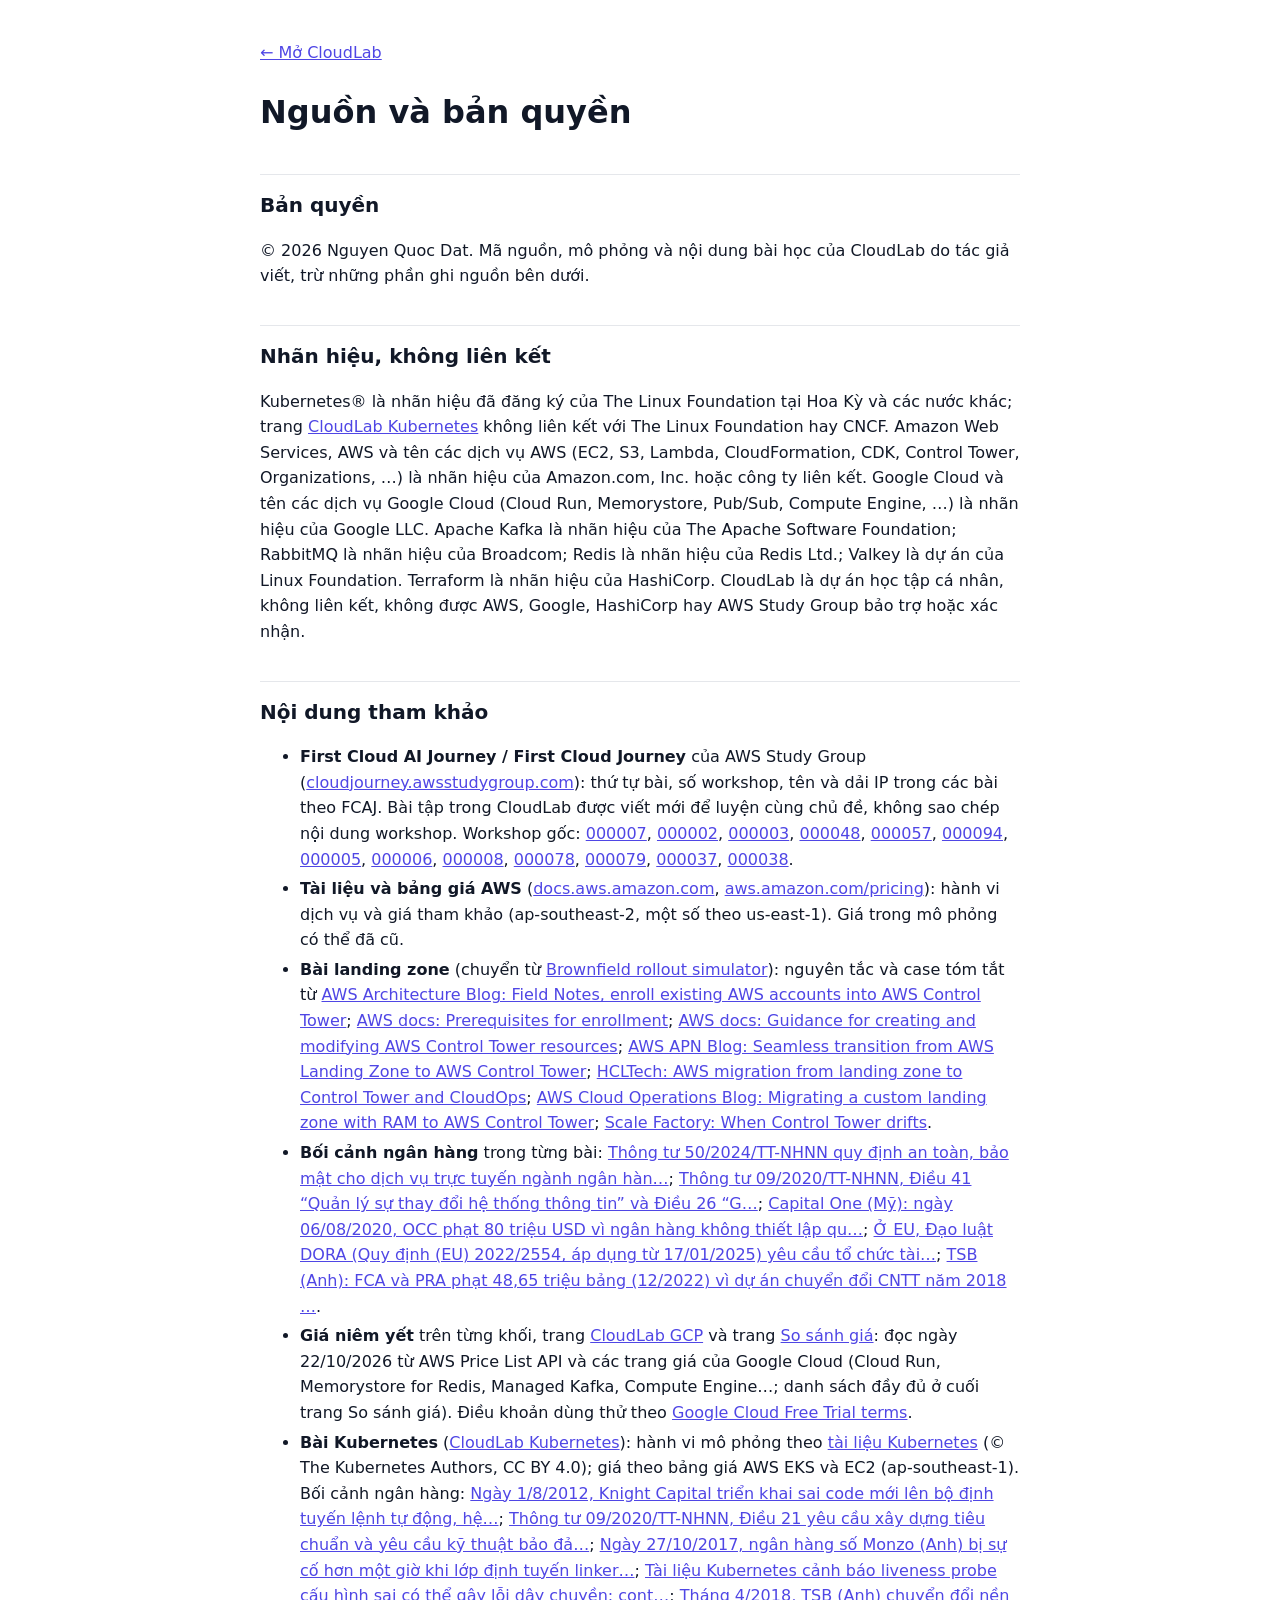
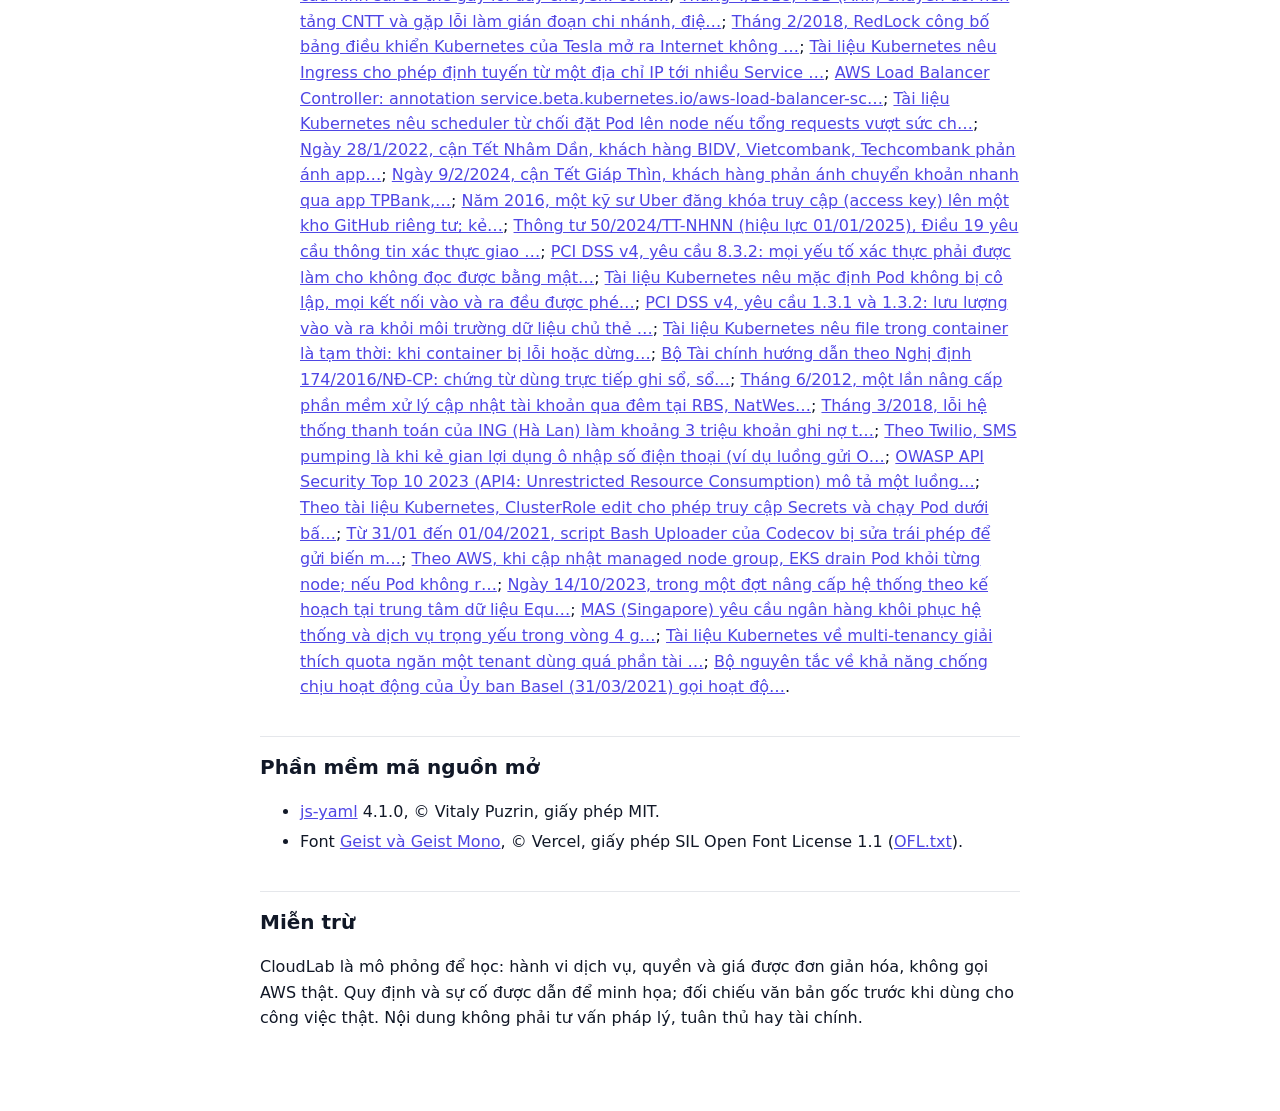
<file: credits.html>
<!doctype html><html lang="vi"><head><meta charset="utf-8"><meta name="viewport" content="width=device-width, initial-scale=1">
<title>CloudLab · Nguồn và bản quyền</title><meta name="description" content="Bản quyền, nhãn hiệu và các nguồn tham khảo của CloudLab."><link rel="canonical" href="https://dat-2k2.github.io/cloudlab/credits.html">
<style>:root{color-scheme:light dark;--bg:#fff;--fg:#111827;--mut:#4b5563;--line:#e5e7eb;--acc:#4f46e5}@media (prefers-color-scheme:dark){:root{--bg:#0b0d12;--fg:#e5e7eb;--mut:#9ca3af;--line:#1f2937;--acc:#818cf8}}
body{margin:0;background:var(--bg);color:var(--fg);font:16px/1.6 system-ui,sans-serif}main{max-width:760px;margin:0 auto;padding:24px 16px 64px}a{color:var(--acc)}h2{margin-top:36px;padding-top:14px;border-top:1px solid var(--line);font-size:20px}.mut{color:var(--mut)}li{margin:4px 0}</style></head>
<body><main><p><a href="./">← Mở CloudLab</a></p><h1>Nguồn và bản quyền</h1>
<h2>Bản quyền</h2><p>© 2026 Nguyen Quoc Dat. Mã nguồn, mô phỏng và nội dung bài học của CloudLab do tác giả viết, trừ những phần ghi nguồn bên dưới.</p>
<h2>Nhãn hiệu, không liên kết</h2><p>Kubernetes® là nhãn hiệu đã đăng ký của The Linux Foundation tại Hoa Kỳ và các nước khác; trang <a href="k8s/">CloudLab Kubernetes</a> không liên kết với The Linux Foundation hay CNCF. Amazon Web Services, AWS và tên các dịch vụ AWS (EC2, S3, Lambda, CloudFormation, CDK, Control Tower, Organizations, …) là nhãn hiệu của Amazon.com, Inc. hoặc công ty liên kết. Google Cloud và tên các dịch vụ Google Cloud (Cloud Run, Memorystore, Pub/Sub, Compute Engine, …) là nhãn hiệu của Google LLC. Apache Kafka là nhãn hiệu của The Apache Software Foundation; RabbitMQ là nhãn hiệu của Broadcom; Redis là nhãn hiệu của Redis Ltd.; Valkey là dự án của Linux Foundation. Terraform là nhãn hiệu của HashiCorp. CloudLab là dự án học tập cá nhân, không liên kết, không được AWS, Google, HashiCorp hay AWS Study Group bảo trợ hoặc xác nhận.</p>
<h2>Nội dung tham khảo</h2><ul>
<li><b>First Cloud AI Journey / First Cloud Journey</b> của AWS Study Group (<a href="https://cloudjourney.awsstudygroup.com/">cloudjourney.awsstudygroup.com</a>): thứ tự bài, số workshop, tên và dải IP trong các bài theo FCAJ. Bài tập trong CloudLab được viết mới để luyện cùng chủ đề, không sao chép nội dung workshop. Workshop gốc: <a href="https://000007.awsstudygroup.com/">000007</a>, <a href="https://000002.awsstudygroup.com/">000002</a>, <a href="https://000003.awsstudygroup.com/">000003</a>, <a href="https://000048.awsstudygroup.com/">000048</a>, <a href="https://000057.awsstudygroup.com/">000057</a>, <a href="https://000094.awsstudygroup.com/">000094</a>, <a href="https://000005.awsstudygroup.com/">000005</a>, <a href="https://000006.awsstudygroup.com/">000006</a>, <a href="https://000008.awsstudygroup.com/">000008</a>, <a href="https://000078.awsstudygroup.com/">000078</a>, <a href="https://000079.awsstudygroup.com/">000079</a>, <a href="https://000037.awsstudygroup.com/">000037</a>, <a href="https://000038.awsstudygroup.com/">000038</a>.</li>
<li><b>Tài liệu và bảng giá AWS</b> (<a href="https://docs.aws.amazon.com/">docs.aws.amazon.com</a>, <a href="https://aws.amazon.com/pricing/">aws.amazon.com/pricing</a>): hành vi dịch vụ và giá tham khảo (ap-southeast-2, một số theo us-east-1). Giá trong mô phỏng có thể đã cũ.</li>
<li><b>Bài landing zone</b> (chuyển từ <a href="https://dat-2k2.github.io/landing-zone-sim/">Brownfield rollout simulator</a>): nguyên tắc và case tóm tắt từ <a href="https://aws.amazon.com/blogs/architecture/field-notes-enroll-existing-aws-accounts-into-aws-control-tower">AWS Architecture Blog: Field Notes, enroll existing AWS accounts into AWS Control Tower</a>; <a href="https://docs.aws.amazon.com/controltower/latest/userguide/enrollment-prerequisites.html">AWS docs: Prerequisites for enrollment</a>; <a href="https://docs.aws.amazon.com/controltower/latest/userguide/getting-started-guidance.html">AWS docs: Guidance for creating and modifying AWS Control Tower resources</a>; <a href="https://aws.amazon.com/blogs/apn/seamless-transition-from-an-aws-landing-zone-to-aws-control-tower">AWS APN Blog: Seamless transition from AWS Landing Zone to AWS Control Tower</a>; <a href="https://www.hcltech.com/case-study/aws-migration-from-landing-zone-to-control-tower-and-cloudops">HCLTech: AWS migration from landing zone to Control Tower and CloudOps</a>; <a href="https://aws.amazon.com/blogs/mt/migrating-custom-landing-zone-with-ram-to-aws-control-tower">AWS Cloud Operations Blog: Migrating a custom landing zone with RAM to AWS Control Tower</a>; <a href="https://scalefactory.com/blog/2025/04/30/when-control-tower-drifts">Scale Factory: When Control Tower drifts</a>.</li>
<li><b>Bối cảnh ngân hàng</b> trong từng bài: <a href="https://luatvietnam.vn/tin-van-ban-moi/ngan-hang-ap-dung-toi-thieu-5-bien-phap-bao-mat-du-lieu-khach-hang-tu-01-01-2025-186-99993-article.html">Thông tư 50/2024/TT-NHNN quy định an toàn, bảo mật cho dịch vụ trực tuyến ngành ngân hàn…</a>; <a href="https://caselaw.vn/van-ban-phap-luat/373213-thong-tu-so-09-2020-tt-nhnn-ngay-21-10-2020-cua-thong-doc-ngan-hang-nha-nuoc-viet-nam-quy-dinh-ve-an-toan-he-thong-thong-tin-trong-hoat-dong-ngan-hang">Thông tư 09/2020/TT-NHNN, Điều 41 “Quản lý sự thay đổi hệ thống thông tin” và Điều 26 “G…</a>; <a href="https://www.occ.treas.gov/news-issuances/news-releases/2020/nr-occ-2020-101.html">Capital One (Mỹ): ngày 06/08/2020, OCC phạt 80 triệu USD vì ngân hàng không thiết lập qu…</a>; <a href="https://eur-lex.europa.eu/eli/reg/2022/2554/oj">Ở EU, Đạo luật DORA (Quy định (EU) 2022/2554, áp dụng từ 17/01/2025) yêu cầu tổ chức tài…</a>; <a href="https://www.fca.org.uk/news/press-releases/tsb-fined-48m-operational-resilience-failings">TSB (Anh): FCA và PRA phạt 48,65 triệu bảng (12/2022) vì dự án chuyển đổi CNTT năm 2018 …</a>.</li>
<li><b>Giá niêm yết</b> trên từng khối, trang <a href="gcp/">CloudLab GCP</a> và trang <a href="pricing.html">So sánh giá</a>: đọc ngày 22/10/2026 từ AWS Price List API và các trang giá của Google Cloud (Cloud Run, Memorystore for Redis, Managed Kafka, Compute Engine…; danh sách đầy đủ ở cuối trang So sánh giá). Điều khoản dùng thử theo <a href="https://cloud.google.com/terms/free-trial">Google Cloud Free Trial terms</a>.</li>
<li><b>Bài Kubernetes</b> (<a href="k8s/">CloudLab Kubernetes</a>): hành vi mô phỏng theo <a href="https://kubernetes.io/docs/">tài liệu Kubernetes</a> (© The Kubernetes Authors, CC BY 4.0); giá theo bảng giá AWS EKS và EC2 (ap-southeast-1). Bối cảnh ngân hàng: <a href="https://www.sec.gov/news/press-release/2013-222">Ngày 1/8/2012, Knight Capital triển khai sai code mới lên bộ định tuyến lệnh tự động, hệ…</a>; <a href="https://caselaw.vn/van-ban-phap-luat/373213-thong-tu-so-09-2020-tt-nhnn-ngay-21-10-2020-cua-thong-doc-ngan-hang-nha-nuoc-viet-nam-quy-dinh-ve-an-toan-he-thong-thong-tin-trong-hoat-dong-ngan-hang">Thông tư 09/2020/TT-NHNN, Điều 21 yêu cầu xây dựng tiêu chuẩn và yêu cầu kỹ thuật bảo đả…</a>; <a href="https://www.theregister.com/2017/10/31/kubernetes_bug_bank_app_monzo/">Ngày 27/10/2017, ngân hàng số Monzo (Anh) bị sự cố hơn một giờ khi lớp định tuyến linker…</a>; <a href="https://kubernetes.io/docs/concepts/workloads/pods/probes/">Tài liệu Kubernetes cảnh báo liveness probe cấu hình sai có thể gây lỗi dây chuyền: cont…</a>; <a href="https://www.fca.org.uk/news/press-releases/tsb-fined-48m-operational-resilience-failings">Tháng 4/2018, TSB (Anh) chuyển đổi nền tảng CNTT và gặp lỗi làm gián đoạn chi nhánh, điệ…</a>; <a href="https://www.bleepingcomputer.com/news/security/tesla-internal-servers-infected-with-cryptocurrency-miner/">Tháng 2/2018, RedLock công bố bảng điều khiển Kubernetes của Tesla mở ra Internet không …</a>; <a href="https://kubernetes.io/docs/concepts/services-networking/ingress/">Tài liệu Kubernetes nêu Ingress cho phép định tuyến từ một địa chỉ IP tới nhiều Service …</a>; <a href="https://kubernetes-sigs.github.io/aws-load-balancer-controller/latest/guide/service/annotations/">AWS Load Balancer Controller: annotation service.beta.kubernetes.io/aws-load-balancer-sc…</a>; <a href="https://kubernetes.io/docs/concepts/configuration/manage-resources-containers/">Tài liệu Kubernetes nêu scheduler từ chối đặt Pod lên node nếu tổng requests vượt sức ch…</a>; <a href="https://vnbusiness.vn/sat-tet-app-ngan-hang-lai-lien-tuc-do.html">Ngày 28/1/2022, cận Tết Nhâm Dần, khách hàng BIDV, Vietcombank, Techcombank phản ánh app…</a>; <a href="https://doanhnhan.baophapluat.vn/den-hen-lai-len-khach-hang-ngan-ngam-truoc-tinh-trang-nghen-mang-chuyen-khoan-thanh-toan-online-ngay-can-tet-65513.html">Ngày 9/2/2024, cận Tết Giáp Thìn, khách hàng phản ánh chuyển khoản nhanh qua app TPBank,…</a>; <a href="https://www.ftc.gov/node/54285">Năm 2016, một kỹ sư Uber đăng khóa truy cập (access key) lên một kho GitHub riêng tư; kẻ…</a>; <a href="https://luatvietnam.vn/tin-van-ban-moi/ngan-hang-ap-dung-toi-thieu-5-bien-phap-bao-mat-du-lieu-khach-hang-tu-01-01-2025-186-99993-article.html">Thông tư 50/2024/TT-NHNN (hiệu lực 01/01/2025), Điều 19 yêu cầu thông tin xác thực giao …</a>; <a href="https://www.pcisecuritystandards.org/faq/articles/Frequently_Asked_Question/does-hashing-of-passwords-meet-the-intent-of-pci-dss-requirement-8-3-2">PCI DSS v4, yêu cầu 8.3.2: mọi yếu tố xác thực phải được làm cho không đọc được bằng mật…</a>; <a href="https://kubernetes.io/docs/concepts/services-networking/network-policies/">Tài liệu Kubernetes nêu mặc định Pod không bị cô lập, mọi kết nối vào và ra đều được phé…</a>; <a href="https://learn.microsoft.com/en-us/entra/standards/pci-requirement-1">PCI DSS v4, yêu cầu 1.3.1 và 1.3.2: lưu lượng vào và ra khỏi môi trường dữ liệu chủ thẻ …</a>; <a href="https://kubernetes.io/docs/concepts/storage/volumes/">Tài liệu Kubernetes nêu file trong container là tạm thời: khi container bị lỗi hoặc dừng…</a>; <a href="https://portal.mof.gov.vn/hoidapcstc/home/cthoidap/162984">Bộ Tài chính hướng dẫn theo Nghị định 174/2016/NĐ-CP: chứng từ dùng trực tiếp ghi sổ, sổ…</a>; <a href="https://www.fca.org.uk/news/press-releases/fca-fines-rbs-natwest-and-ulster-bank-ltd-42m-for-it-failures">Tháng 6/2012, một lần nâng cấp phần mềm xử lý cập nhật tài khoản qua đêm tại RBS, NatWes…</a>; <a href="https://www.dutchnews.nl/2018/03/ing-repairs-system-rebooks-funds-transferred-by-glitch">Tháng 3/2018, lỗi hệ thống thanh toán của ING (Hà Lan) làm khoảng 3 triệu khoản ghi nợ t…</a>; <a href="https://www.twilio.com/docs/glossary/what-is-sms-pumping-fraud">Theo Twilio, SMS pumping là khi kẻ gian lợi dụng ô nhập số điện thoại (ví dụ luồng gửi O…</a>; <a href="https://owasp.org/API-Security/editions/2023/en/0xa4-unrestricted-resource-consumption/">OWASP API Security Top 10 2023 (API4: Unrestricted Resource Consumption) mô tả một luồng…</a>; <a href="https://kubernetes.io/docs/reference/access-authn-authz/rbac/#user-facing-roles">Theo tài liệu Kubernetes, ClusterRole edit cho phép truy cập Secrets và chạy Pod dưới bấ…</a>; <a href="https://about.codecov.io/security-update/">Từ 31/01 đến 01/04/2021, script Bash Uploader của Codecov bị sửa trái phép để gửi biến m…</a>; <a href="https://docs.aws.amazon.com/eks/latest/userguide/managed-node-update-behavior.html">Theo AWS, khi cập nhật managed node group, EKS drain Pod khỏi từng node; nếu Pod không r…</a>; <a href="https://datacenterdynamics.com/en/news/equinix-blames-singapore-outage-on-third-party-contractor">Ngày 14/10/2023, trong một đợt nâng cấp hệ thống theo kế hoạch tại trung tâm dữ liệu Equ…</a>; <a href="https://www.mas.gov.sg/news/media-releases/2023/mas-response-to-media-queries-on-dbs-bank-and-citibank">MAS (Singapore) yêu cầu ngân hàng khôi phục hệ thống và dịch vụ trọng yếu trong vòng 4 g…</a>; <a href="https://kubernetes.io/docs/concepts/security/multi-tenancy/">Tài liệu Kubernetes về multi-tenancy giải thích quota ngăn một tenant dùng quá phần tài …</a>; <a href="https://www.bis.org/publications/202103-guidelines-principles-operational-resilience.pdf">Bộ nguyên tắc về khả năng chống chịu hoạt động của Ủy ban Basel (31/03/2021) gọi hoạt độ…</a>.</li>
</ul>
<h2>Phần mềm mã nguồn mở</h2><ul>
<li><a href="https://github.com/nodeca/js-yaml">js-yaml</a> 4.1.0, © Vitaly Puzrin, giấy phép MIT.</li>
<li>Font <a href="https://vercel.com/font">Geist và Geist Mono</a>, © Vercel, giấy phép SIL Open Font License 1.1 (<a href="fonts/OFL.txt">OFL.txt</a>).</li></ul>
<h2>Miễn trừ</h2><p>CloudLab là mô phỏng để học: hành vi dịch vụ, quyền và giá được đơn giản hóa, không gọi AWS thật. Quy định và sự cố được dẫn để minh họa; đối chiếu văn bản gốc trước khi dùng cho công việc thật. Nội dung không phải tư vấn pháp lý, tuân thủ hay tài chính.</p>
</main></body></html>
</file>
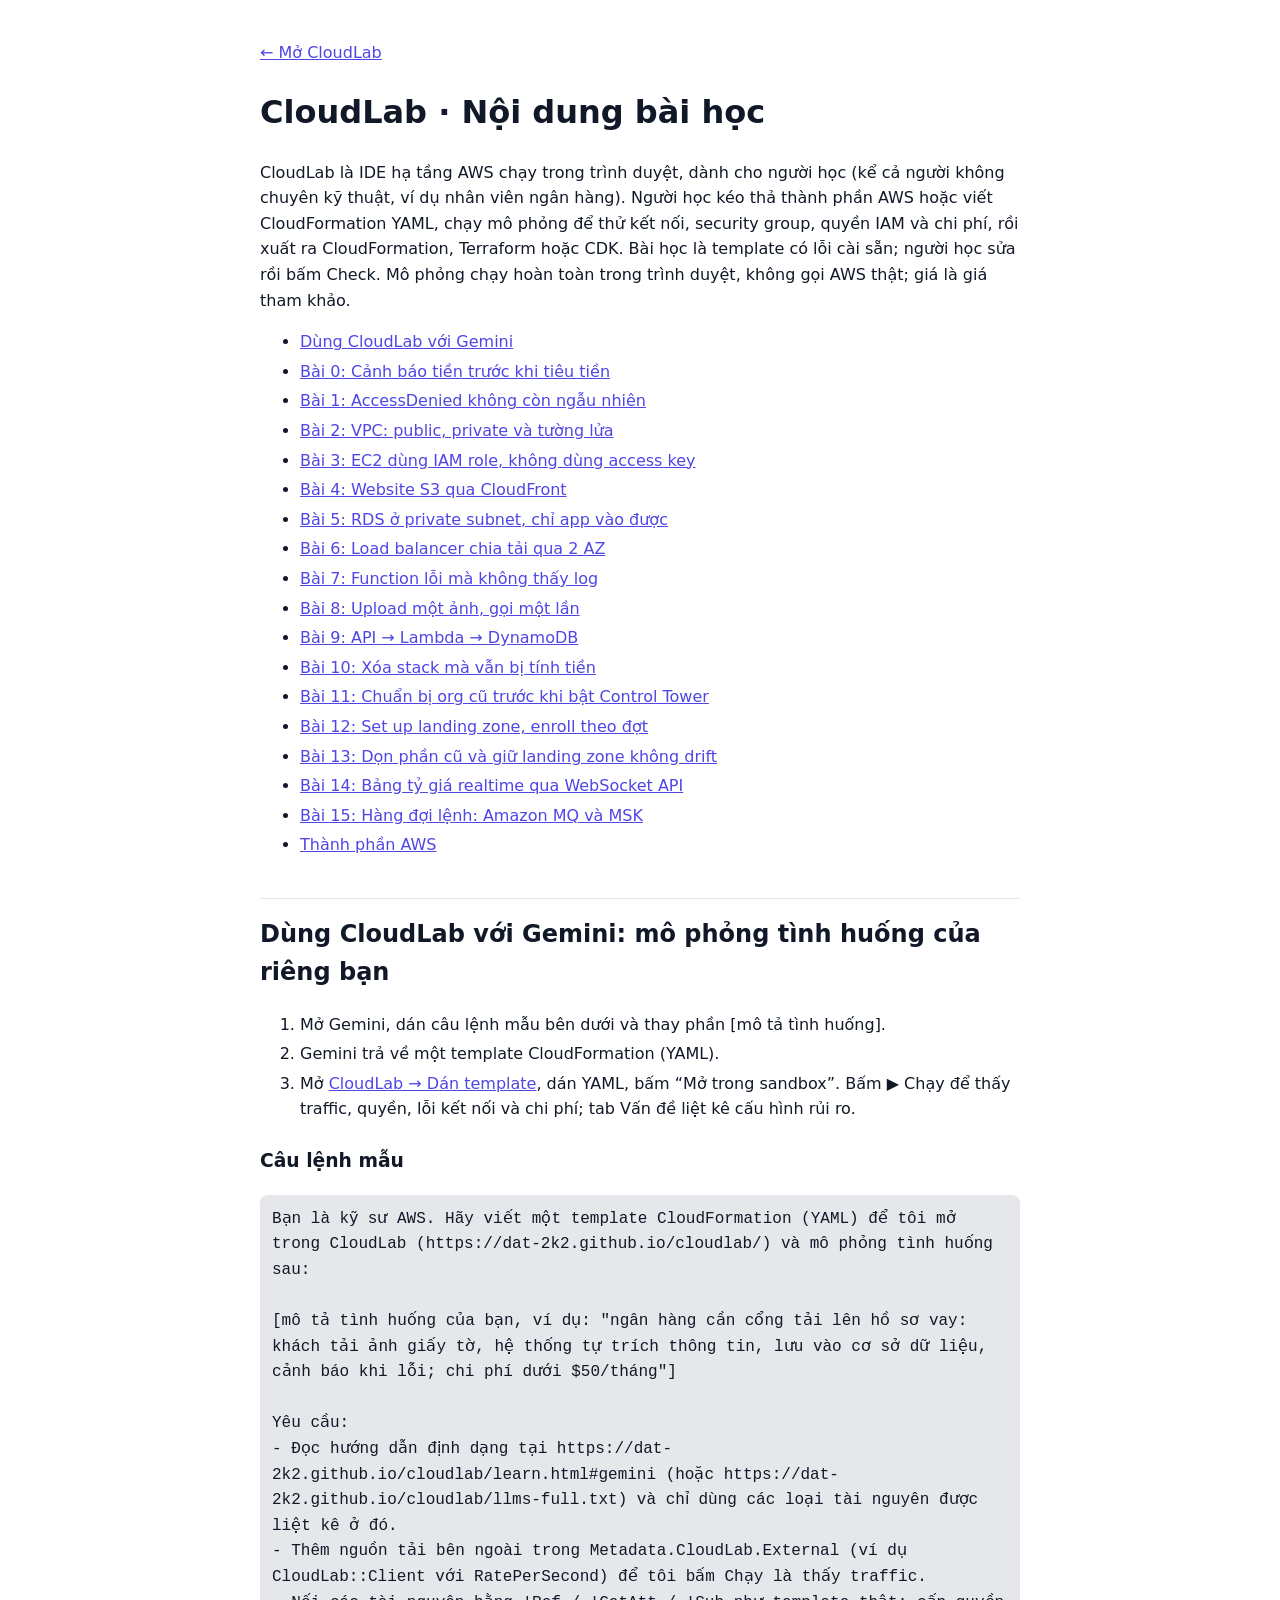
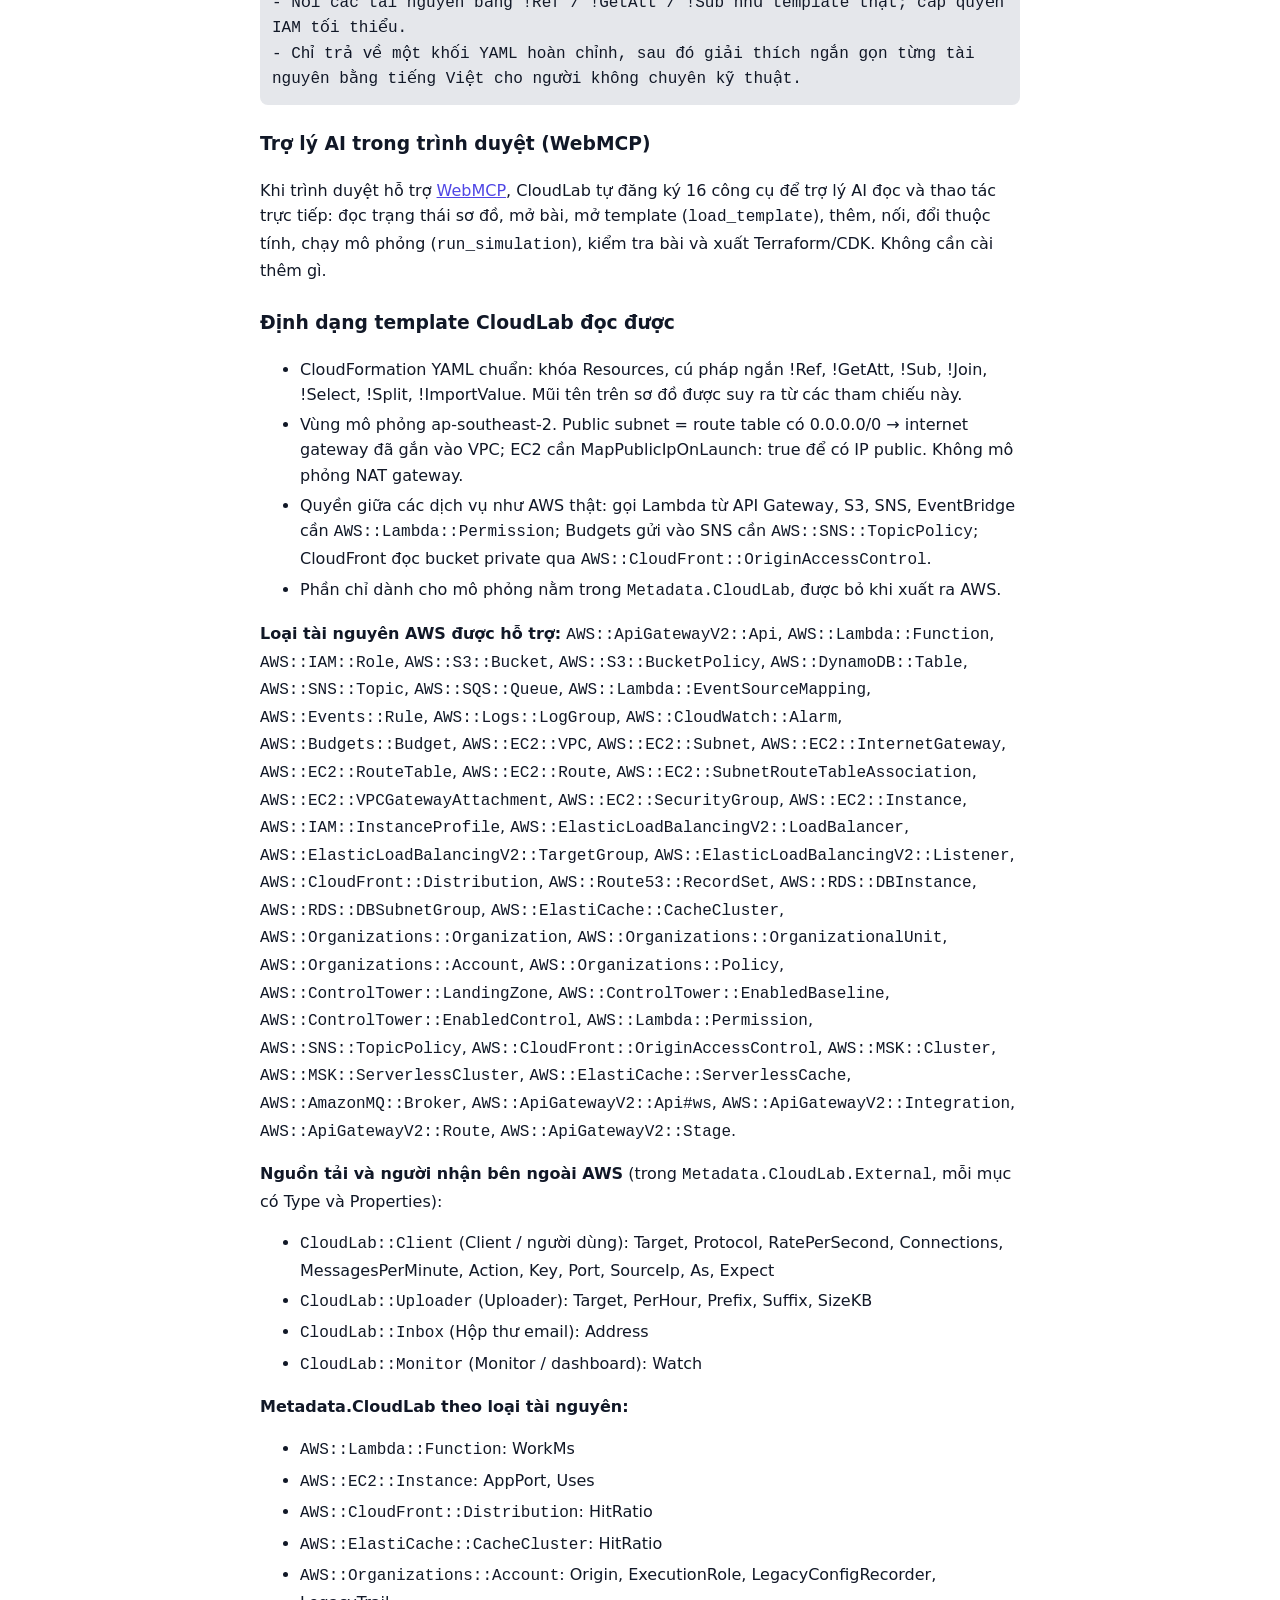
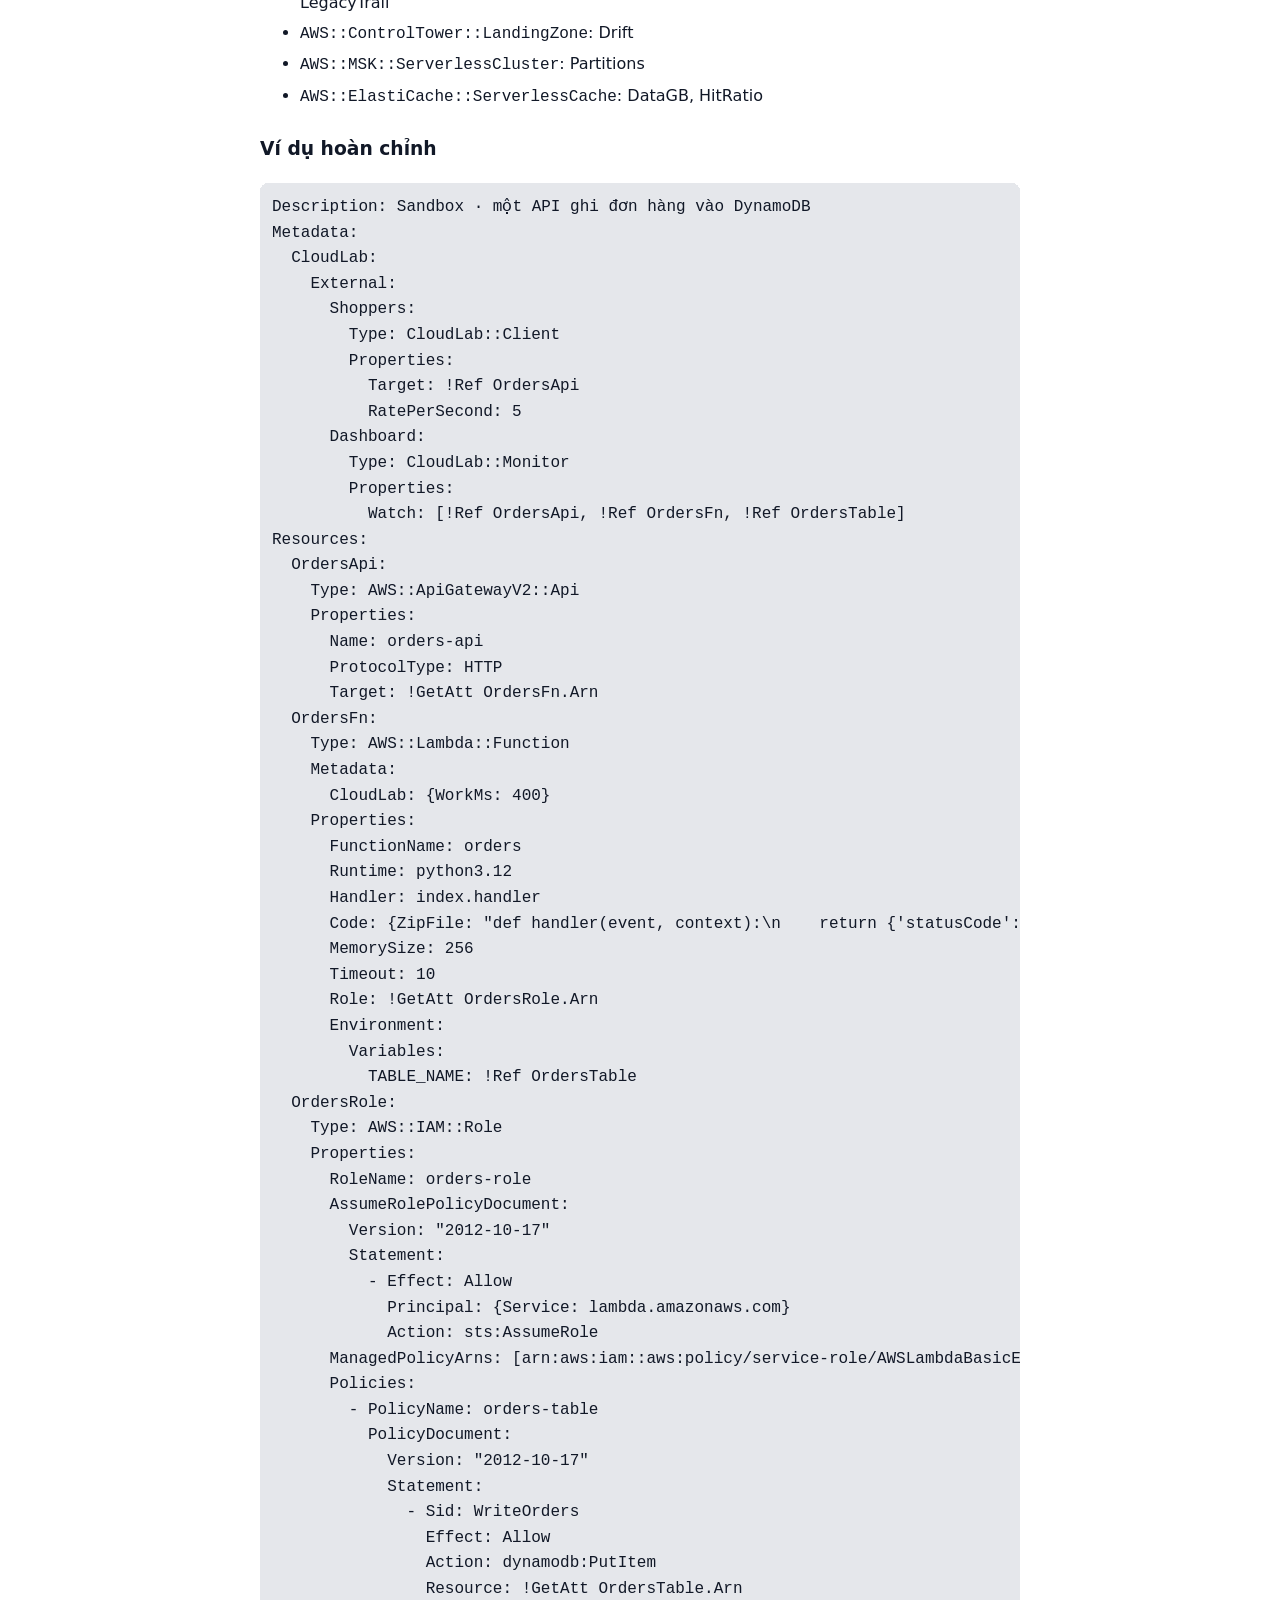
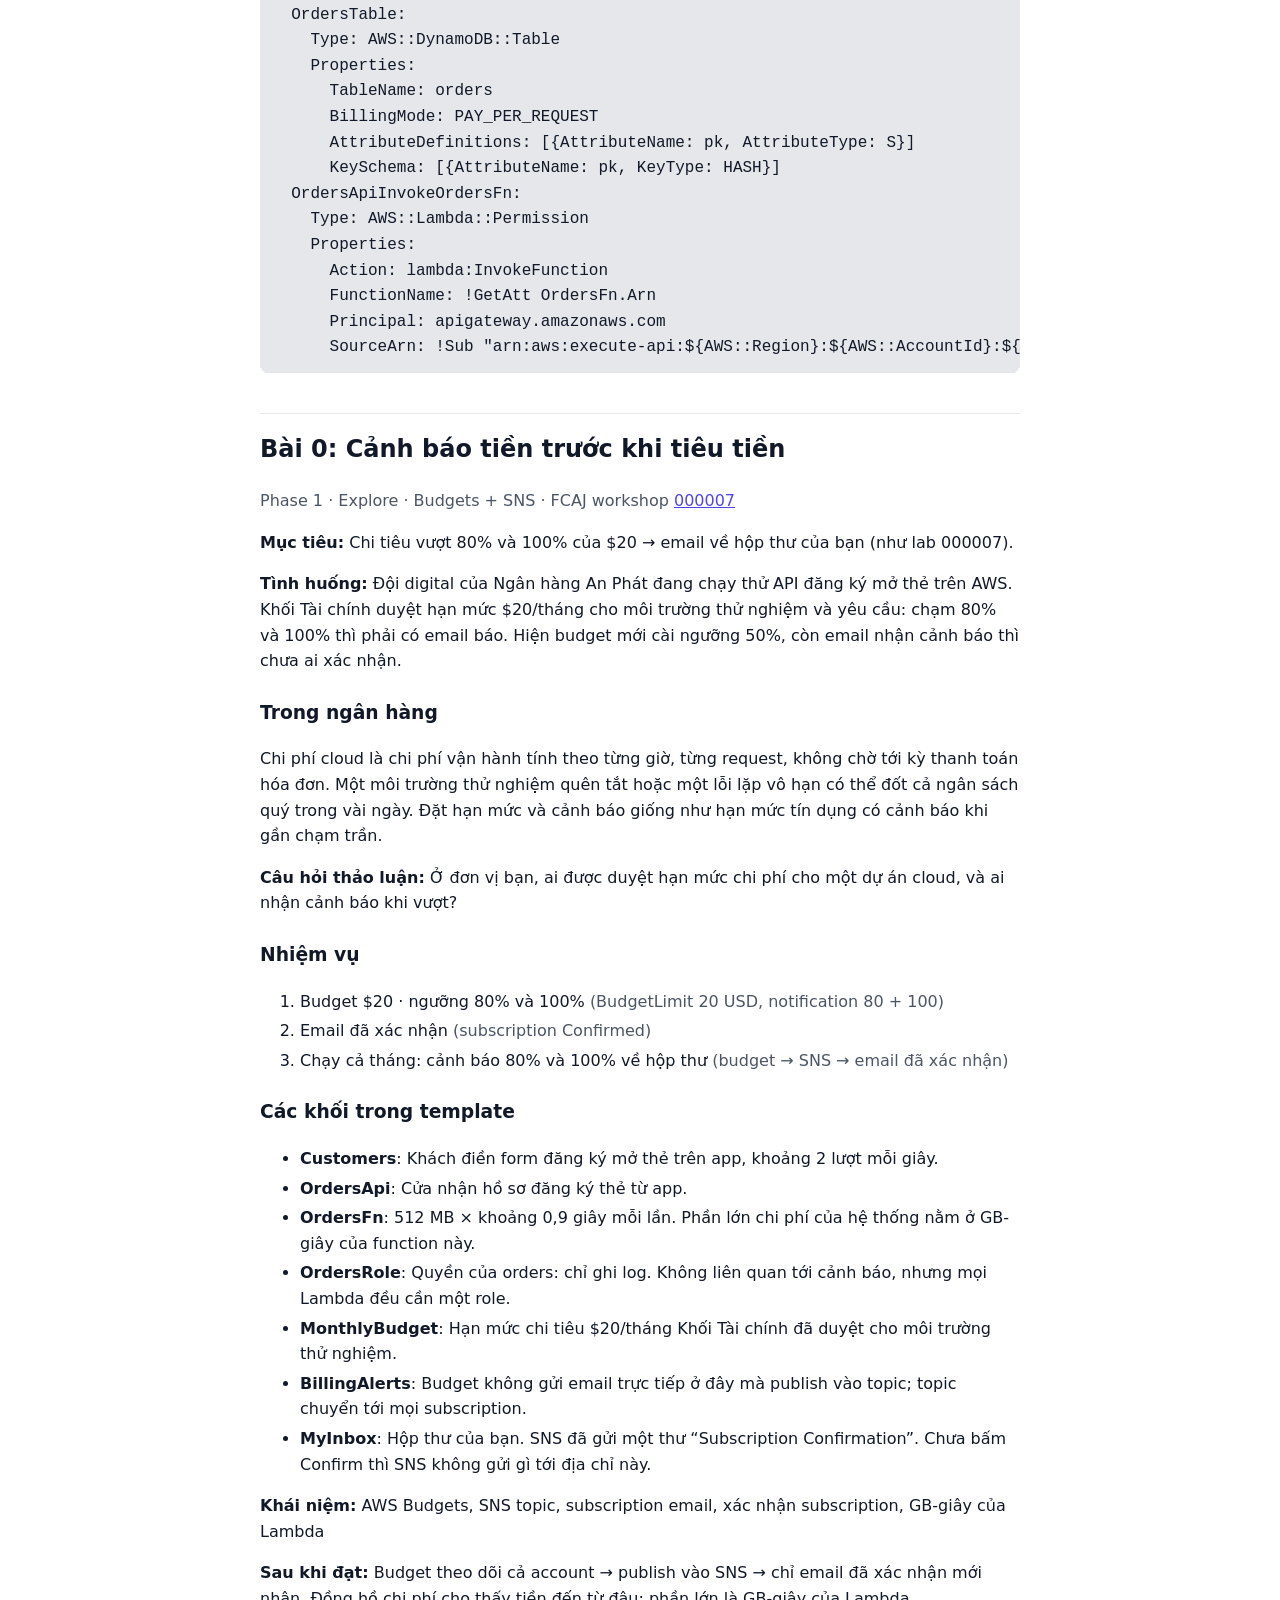
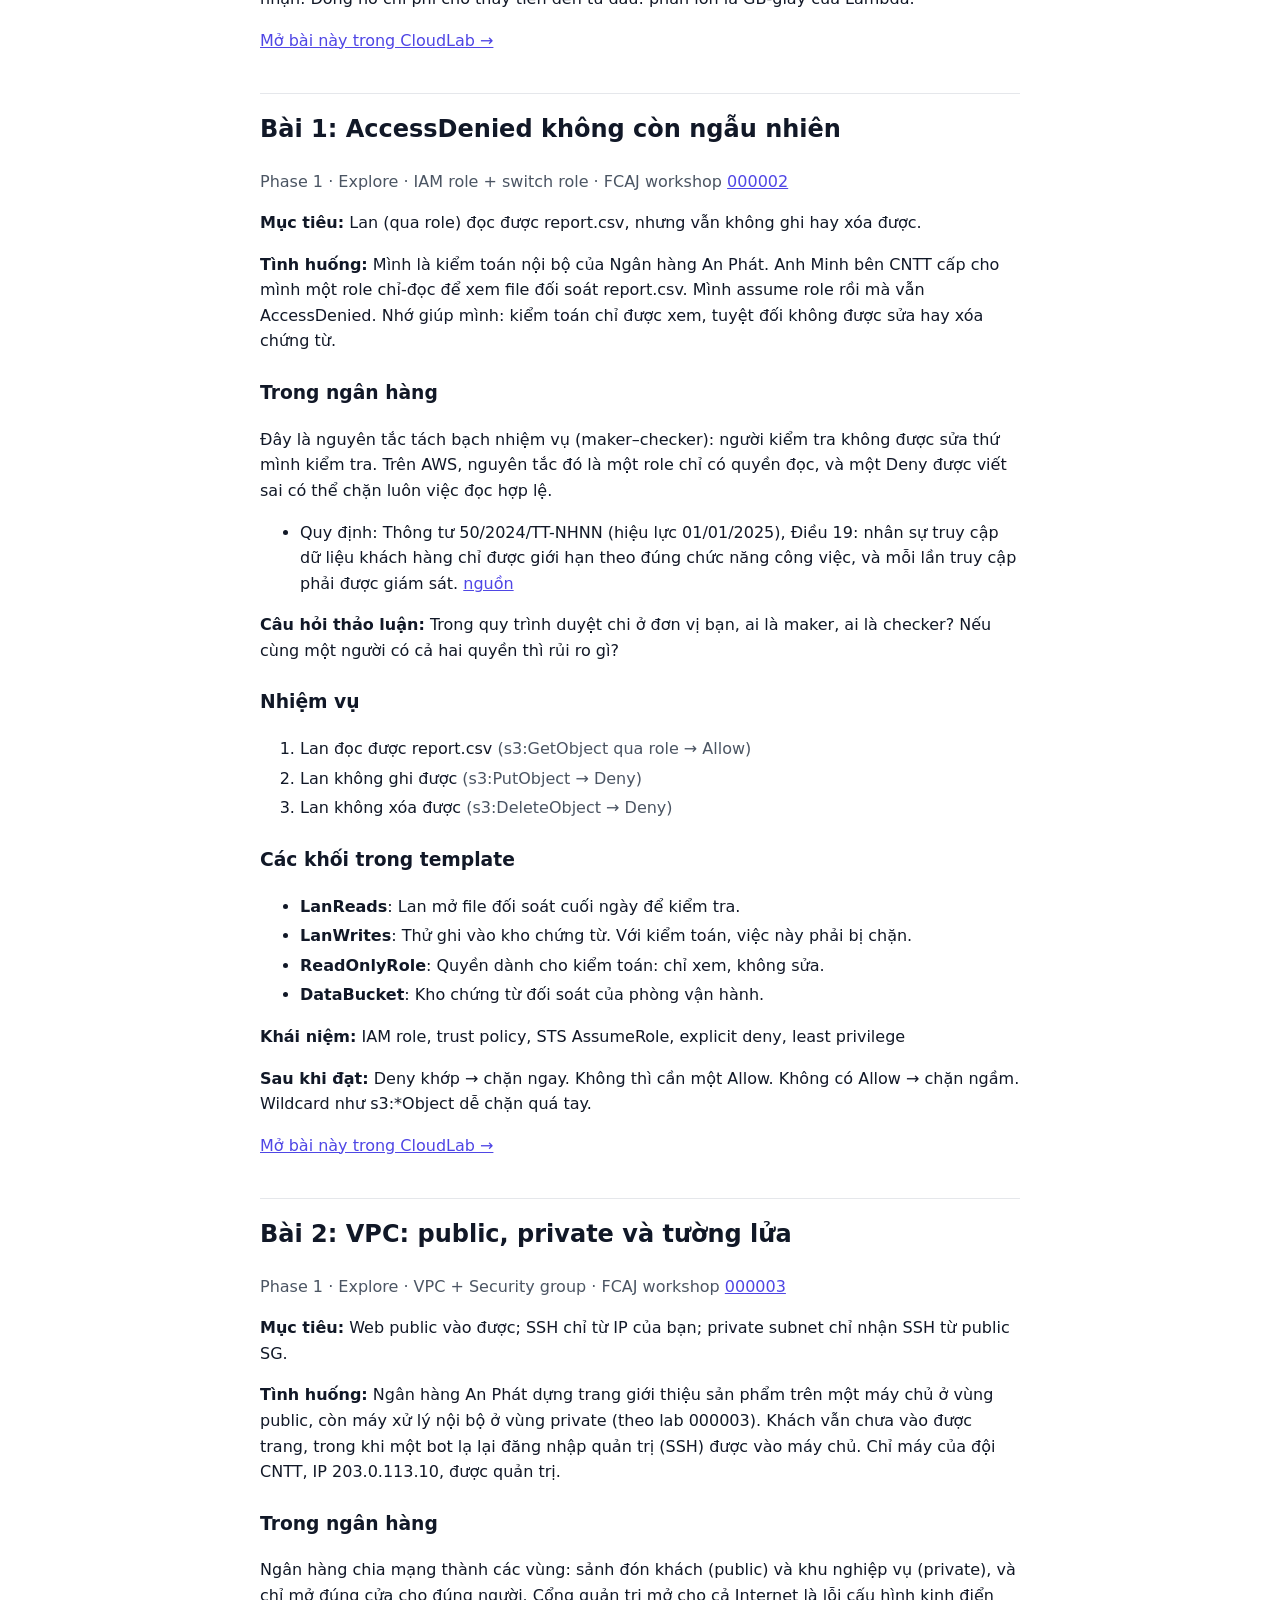
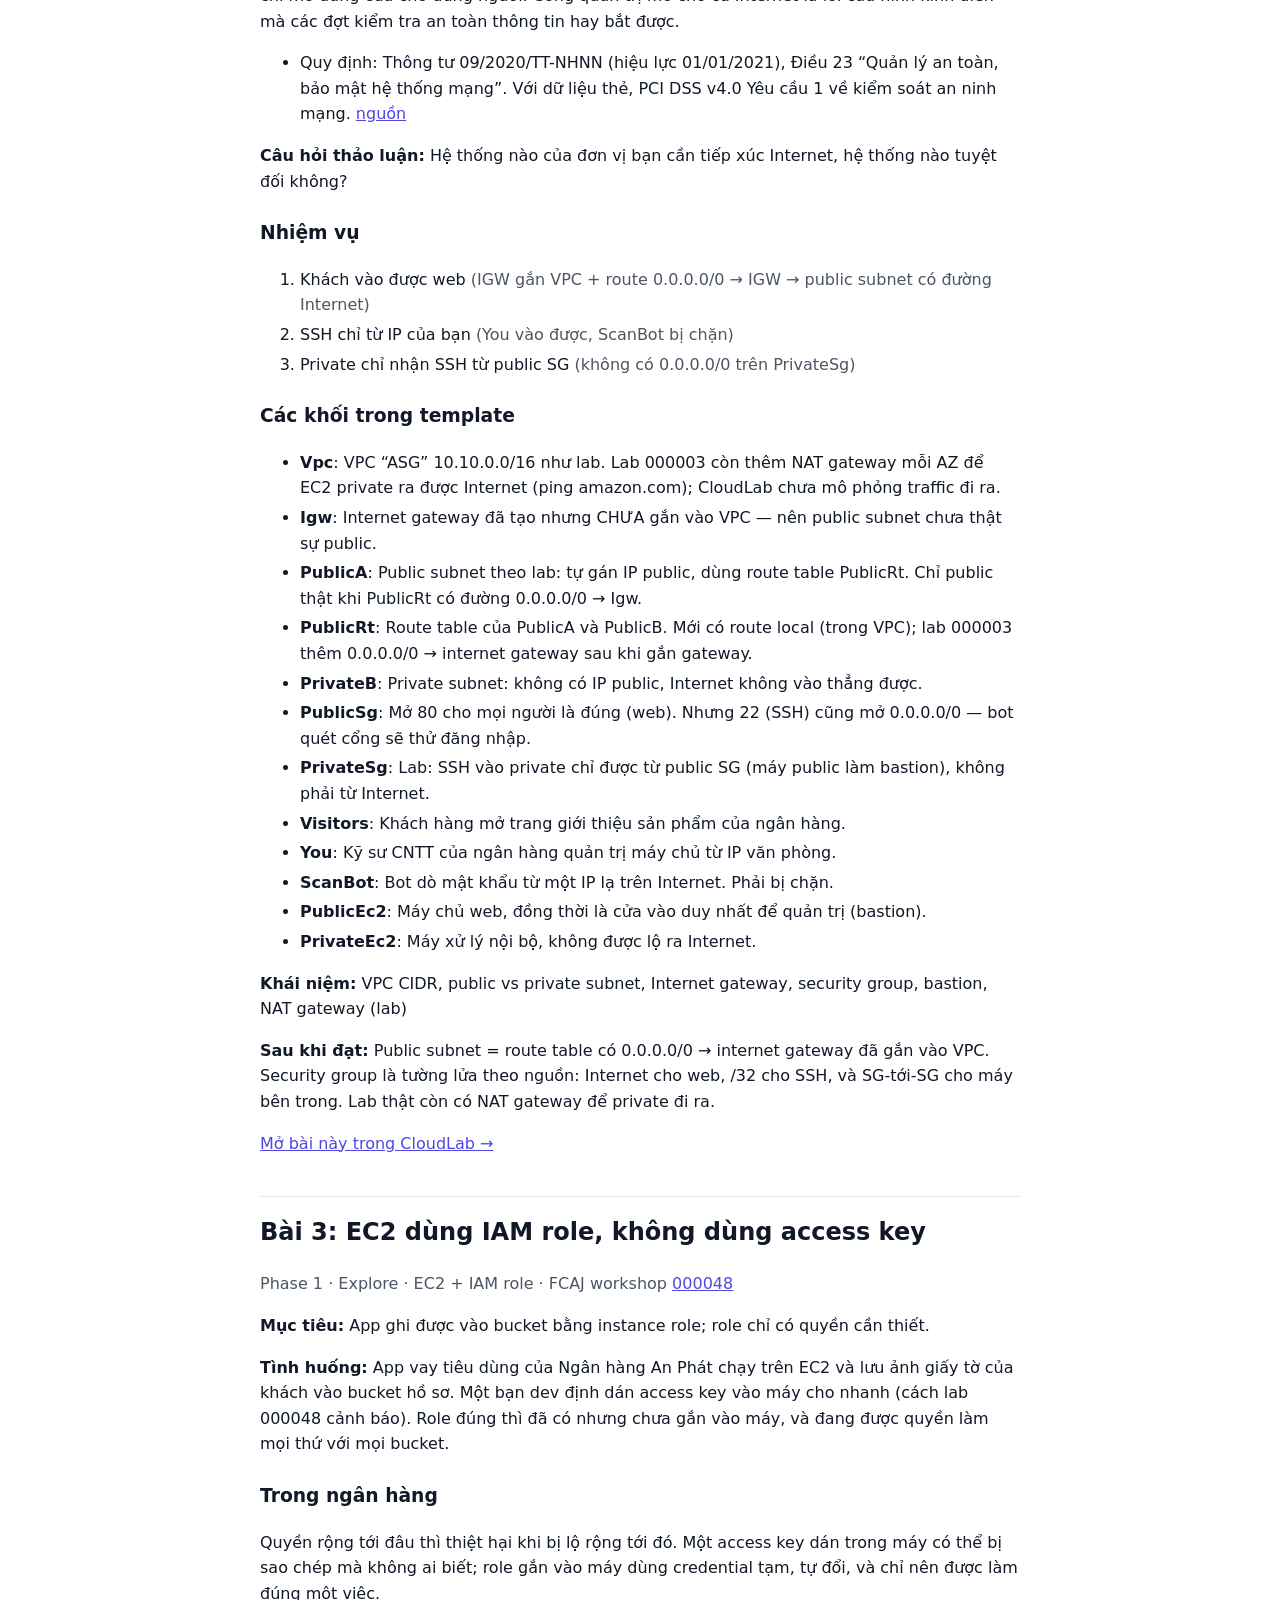
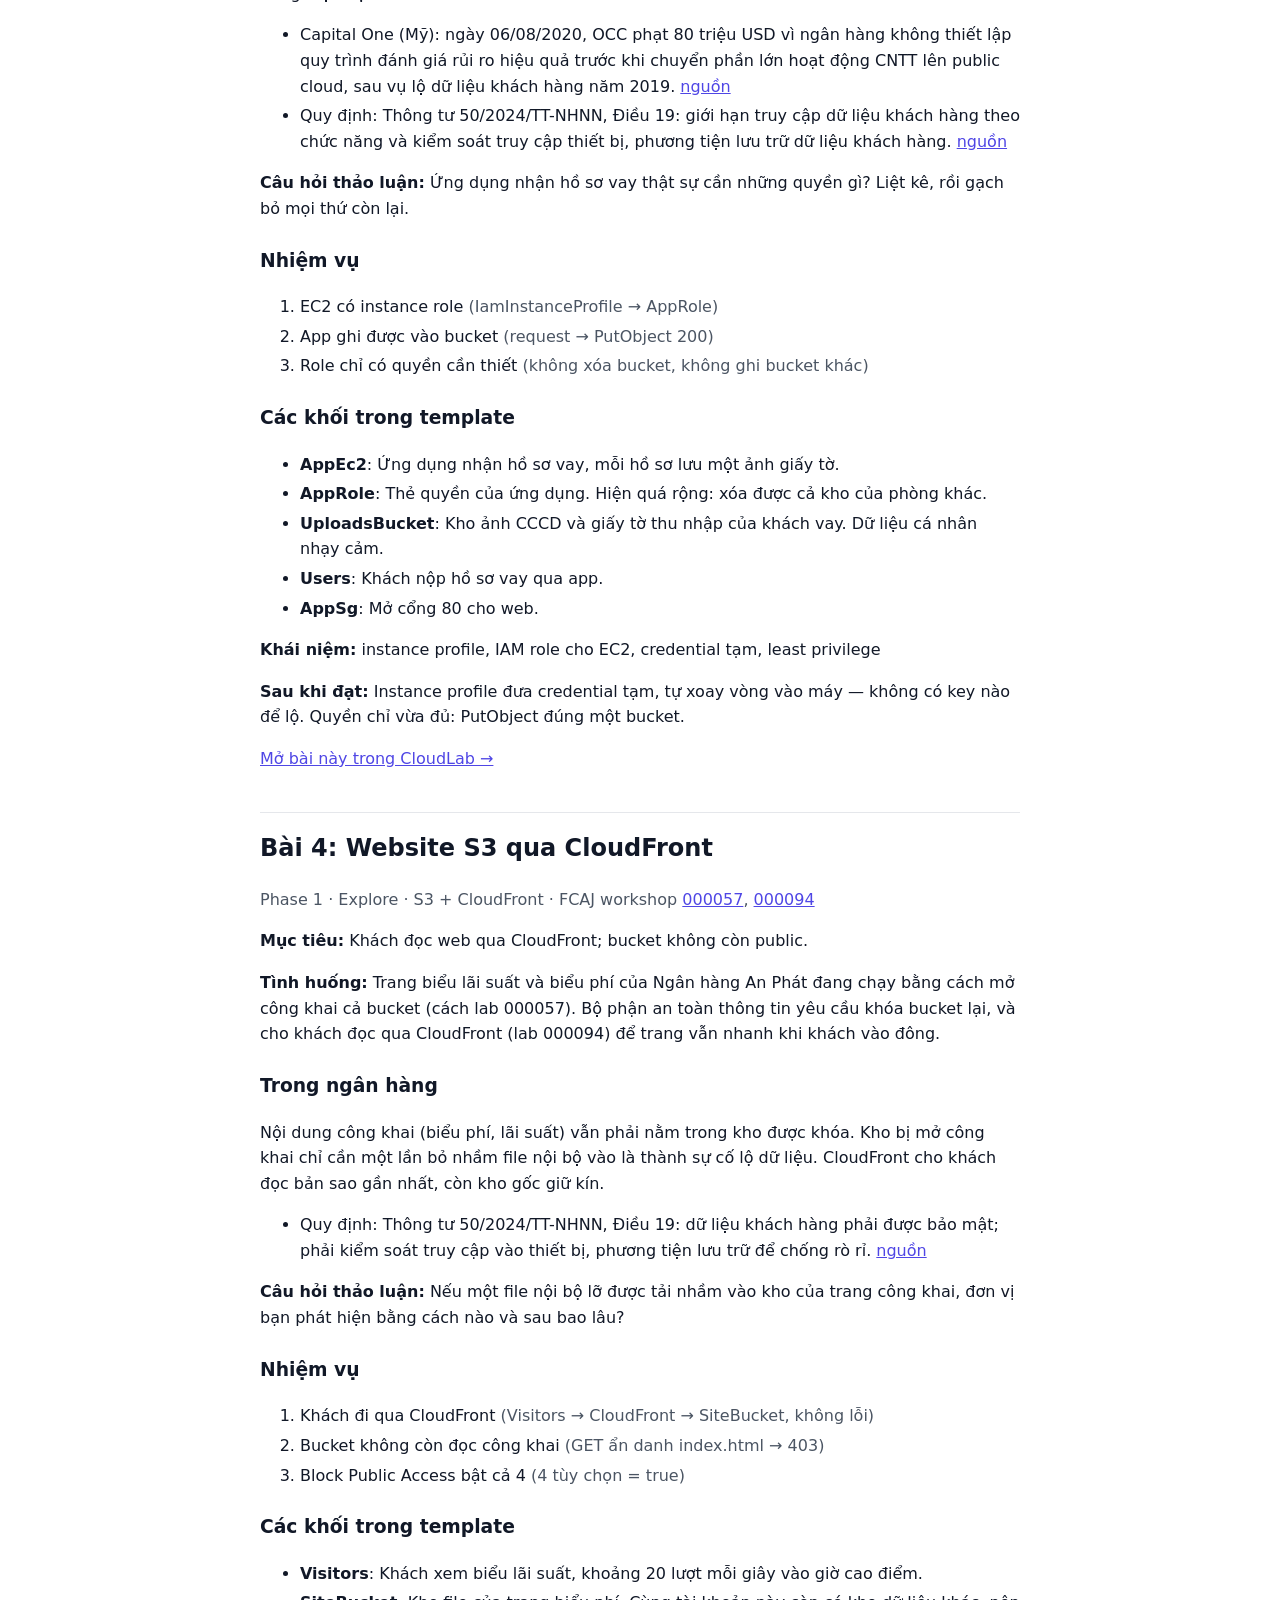
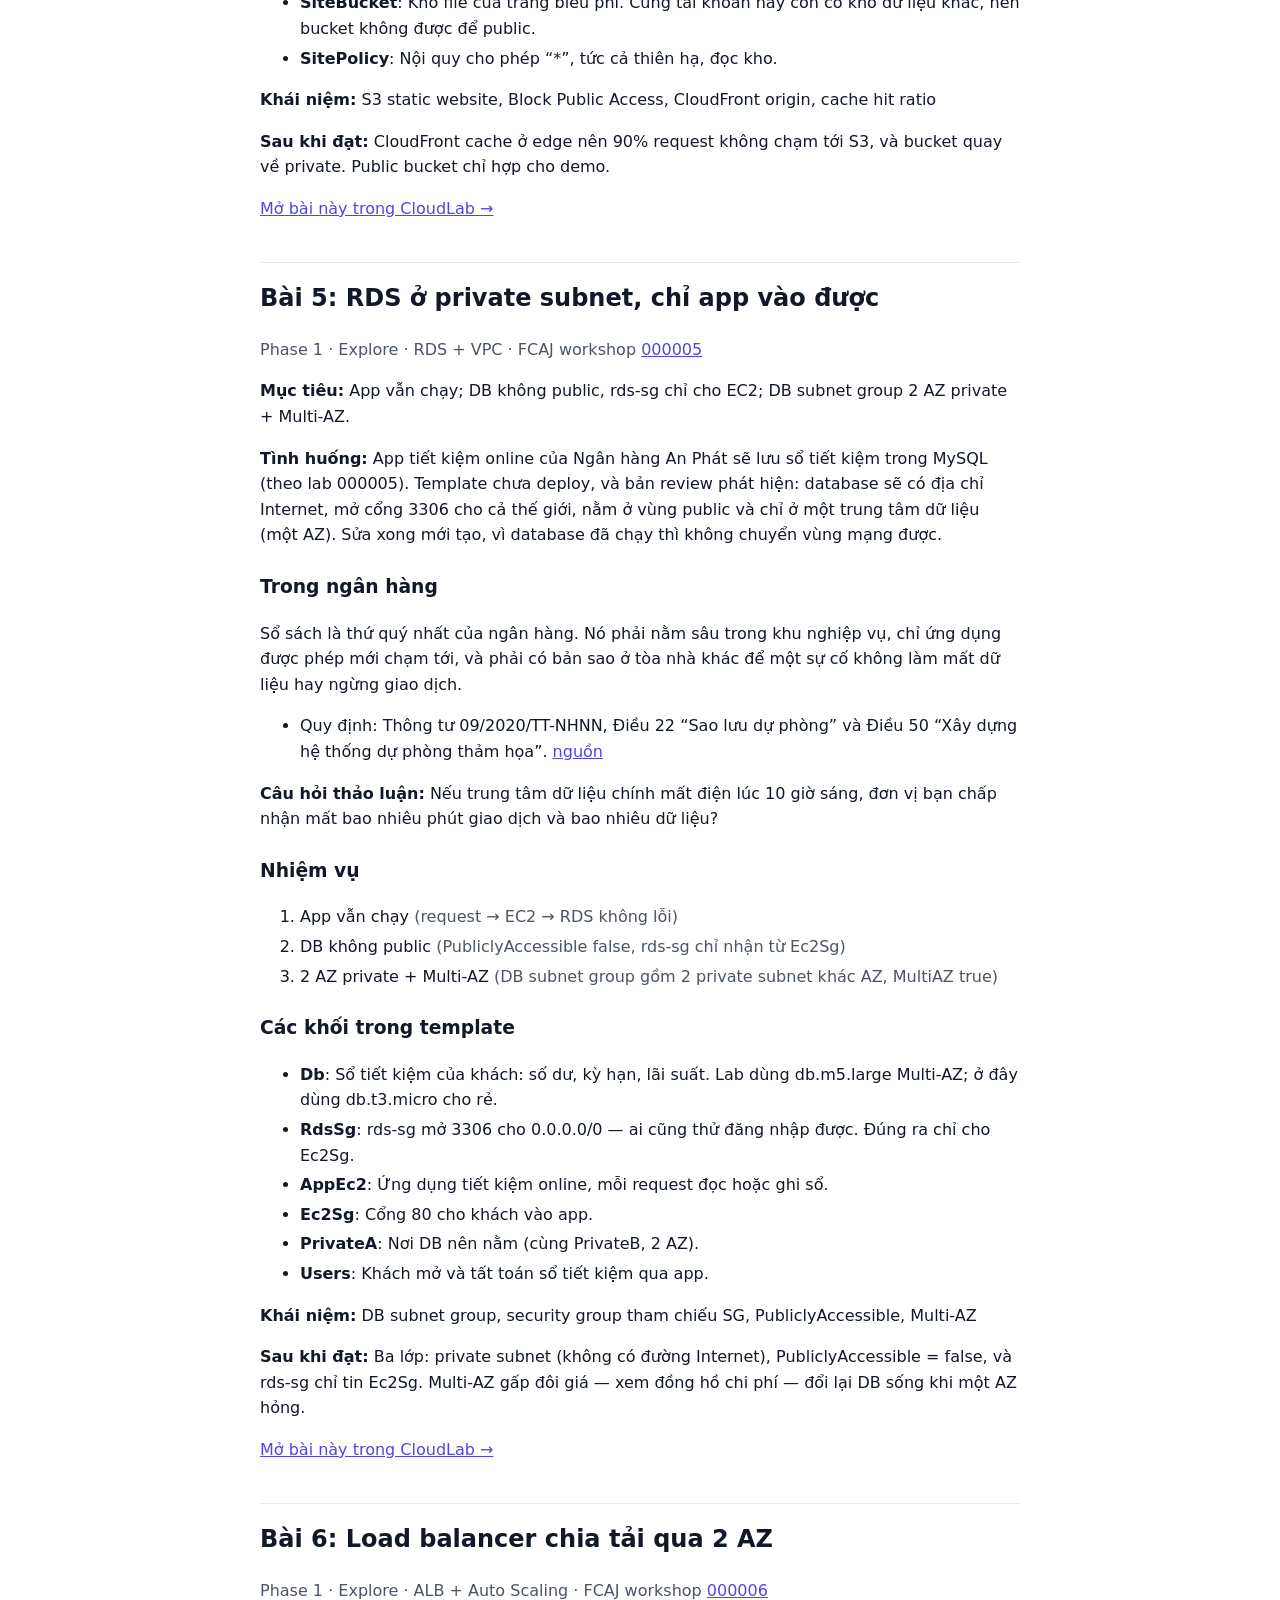
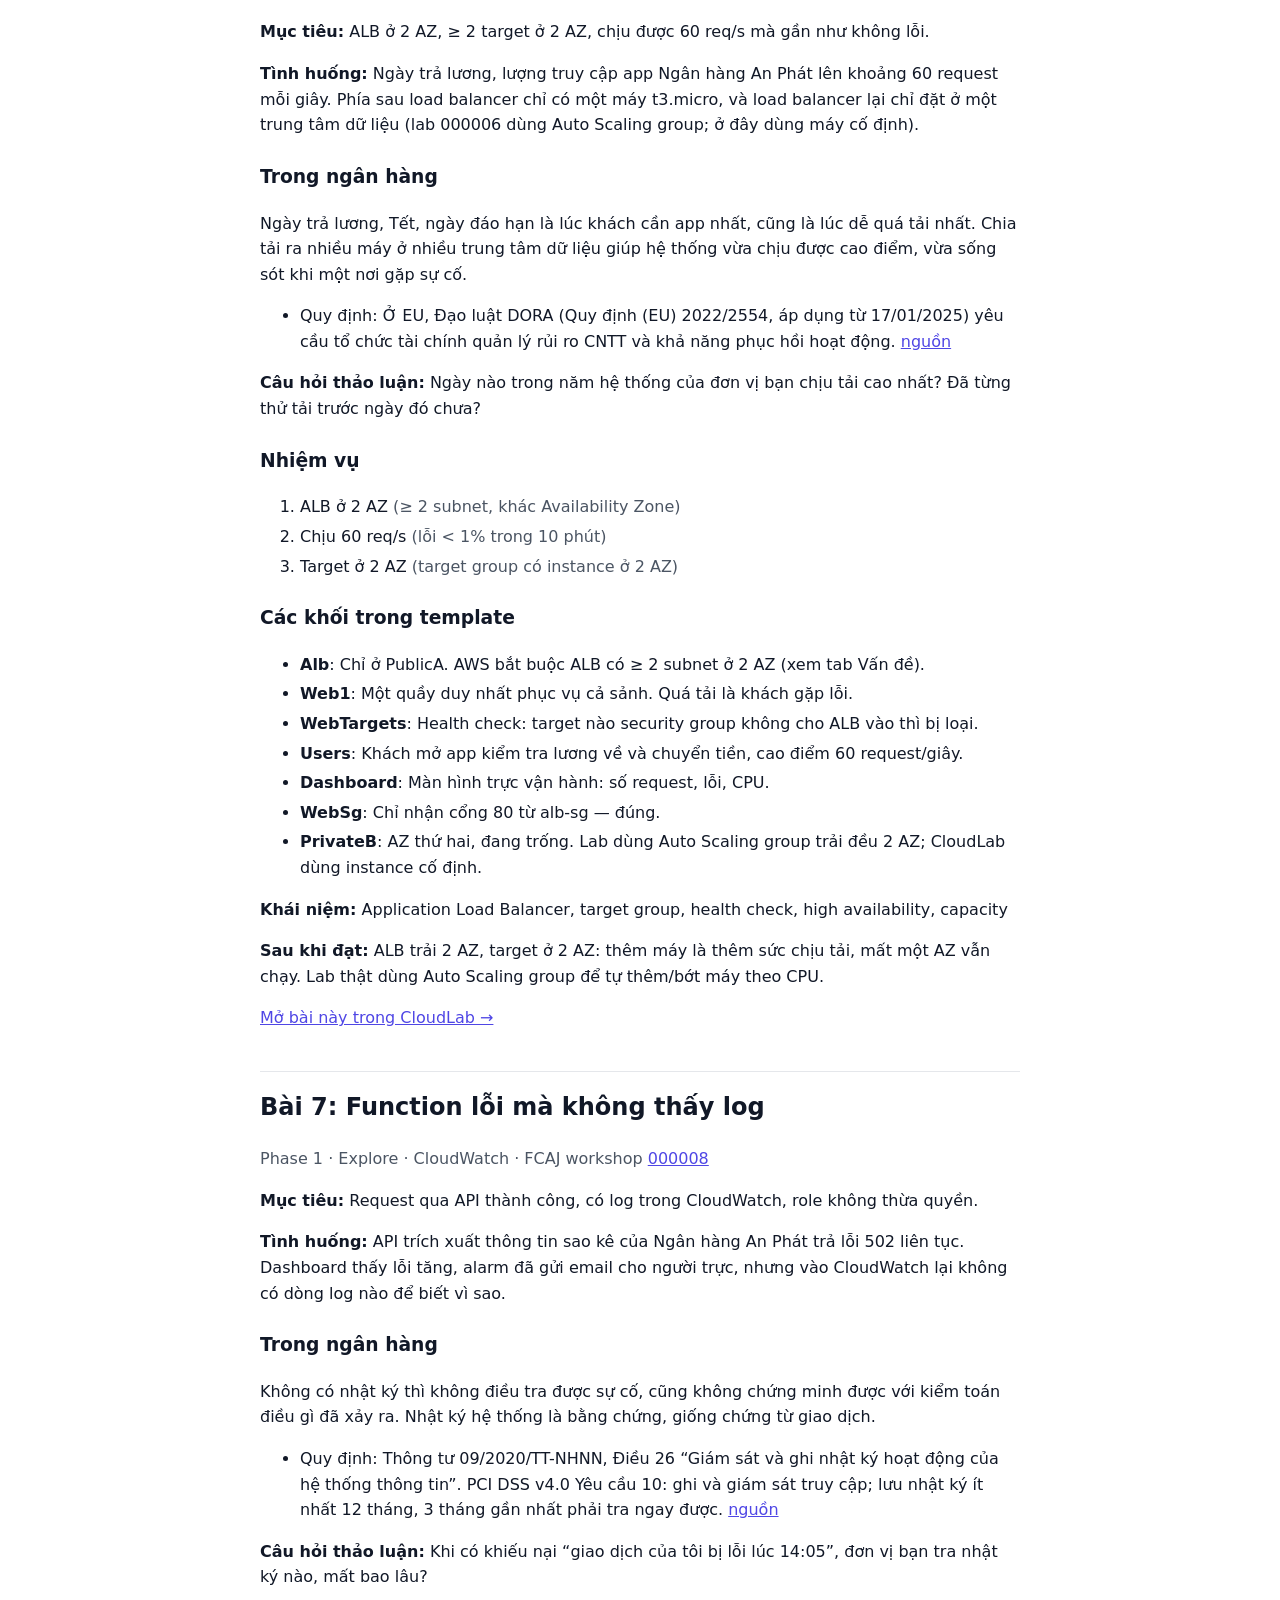
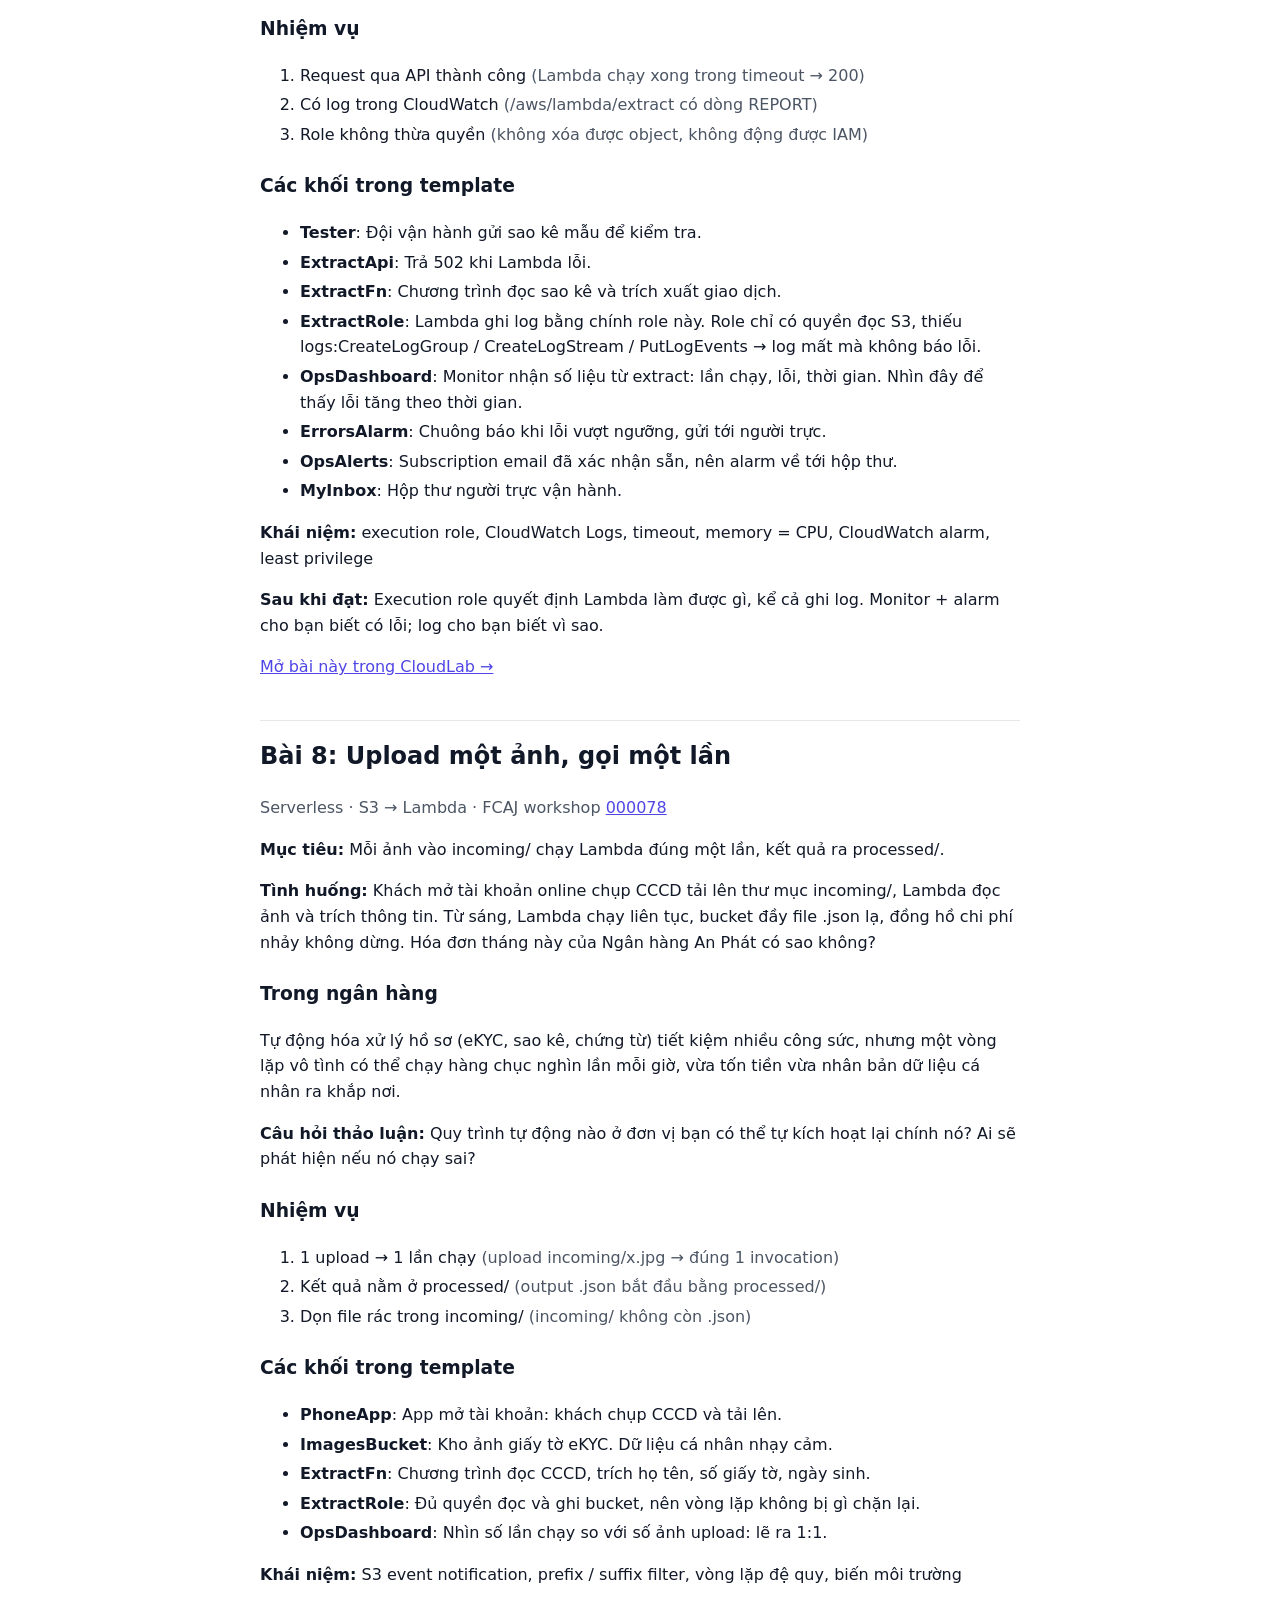
<file: learn.html>
<!doctype html><html lang="vi"><head><meta charset="utf-8"><meta name="viewport" content="width=device-width, initial-scale=1">
<title>CloudLab · Nội dung bài học</title><meta name="description" content="CloudLab là IDE hạ tầng AWS chạy trong trình duyệt, dành cho người học (kể cả người không chuyên kỹ thuật, ví dụ nhân viên ngân hàng). Người học kéo thả thành phần AWS hoặc viết CloudFormation YAML, chạy mô phỏng để thử kết nối, security group, quyền IAM và chi phí, rồi xuất ra CloudFormation, Terraform hoặc CDK. Bài học là template có lỗi cài sẵn; người học sửa rồi bấm Check. Mô phỏng chạy hoàn toàn trong trình duyệt, không gọi AWS thật; giá là giá tham khảo."><link rel="canonical" href="https://dat-2k2.github.io/cloudlab/learn.html"><link rel="alternate" type="text/markdown" href="llms-full.txt">
<script type="application/ld+json">{"@context":"https://schema.org","@type":"Course","name":"CloudLab","description":"CloudLab là IDE hạ tầng AWS chạy trong trình duyệt, dành cho người học (kể cả người không chuyên kỹ thuật, ví dụ nhân viên ngân hàng). Người học kéo thả thành phần AWS hoặc viết CloudFormation YAML, chạy mô phỏng để thử kết nối, security group, quyền IAM và chi phí, rồi xuất ra CloudFormation, Terraform hoặc CDK. Bài học là template có lỗi cài sẵn; người học sửa rồi bấm Check. Mô phỏng chạy hoàn toàn trong trình duyệt, không gọi AWS thật; giá là giá tham khảo.","inLanguage":"vi","url":"https://dat-2k2.github.io/cloudlab/","provider":{"@type":"Person","name":"Nguyen Quoc Dat","url":"https://dat-2k2.github.io/"},"hasPart":[{"@type":"LearningResource","name":"Bài 0: Cảnh báo tiền trước khi tiêu tiền","description":"Chi tiêu vượt 80% và 100% của $20 → email về hộp thư của bạn (như lab 000007).","url":"https://dat-2k2.github.io/cloudlab/learn.html#guardrails","teaches":"AWS Budgets, SNS topic, subscription email, xác nhận subscription, GB-giây của Lambda"},{"@type":"LearningResource","name":"Bài 1: AccessDenied không còn ngẫu nhiên","description":"Lan (qua role) đọc được report.csv, nhưng vẫn không ghi hay xóa được.","url":"https://dat-2k2.github.io/cloudlab/learn.html#iam","teaches":"IAM role, trust policy, STS AssumeRole, explicit deny, least privilege"},{"@type":"LearningResource","name":"Bài 2: VPC: public, private và tường lửa","description":"Web public vào được; SSH chỉ từ IP của bạn; private subnet chỉ nhận SSH từ public SG.","url":"https://dat-2k2.github.io/cloudlab/learn.html#vpc","teaches":"VPC CIDR, public vs private subnet, Internet gateway, security group, bastion, NAT gateway (lab)"},{"@type":"LearningResource","name":"Bài 3: EC2 dùng IAM role, không dùng access key","description":"App ghi được vào bucket bằng instance role; role chỉ có quyền cần thiết.","url":"https://dat-2k2.github.io/cloudlab/learn.html#ec2role","teaches":"instance profile, IAM role cho EC2, credential tạm, least privilege"},{"@type":"LearningResource","name":"Bài 4: Website S3 qua CloudFront","description":"Khách đọc web qua CloudFront; bucket không còn public.","url":"https://dat-2k2.github.io/cloudlab/learn.html#s3cf","teaches":"S3 static website, Block Public Access, CloudFront origin, cache hit ratio"},{"@type":"LearningResource","name":"Bài 5: RDS ở private subnet, chỉ app vào được","description":"App vẫn chạy; DB không public, rds-sg chỉ cho EC2; DB subnet group 2 AZ private + Multi-AZ.","url":"https://dat-2k2.github.io/cloudlab/learn.html#rds","teaches":"DB subnet group, security group tham chiếu SG, PubliclyAccessible, Multi-AZ"},{"@type":"LearningResource","name":"Bài 6: Load balancer chia tải qua 2 AZ","description":"ALB ở 2 AZ, ≥ 2 target ở 2 AZ, chịu được 60 req/s mà gần như không lỗi.","url":"https://dat-2k2.github.io/cloudlab/learn.html#alb","teaches":"Application Load Balancer, target group, health check, high availability, capacity"},{"@type":"LearningResource","name":"Bài 7: Function lỗi mà không thấy log","description":"Request qua API thành công, có log trong CloudWatch, role không thừa quyền.","url":"https://dat-2k2.github.io/cloudlab/learn.html#lambda","teaches":"execution role, CloudWatch Logs, timeout, memory = CPU, CloudWatch alarm, least privilege"},{"@type":"LearningResource","name":"Bài 8: Upload một ảnh, gọi một lần","description":"Mỗi ảnh vào incoming/ chạy Lambda đúng một lần, kết quả ra processed/.","url":"https://dat-2k2.github.io/cloudlab/learn.html#events","teaches":"S3 event notification, prefix / suffix filter, vòng lặp đệ quy, biến môi trường"},{"@type":"LearningResource","name":"Bài 9: API → Lambda → DynamoDB","description":"Request qua API thành công, sách được ghi vào bảng, role chỉ ghi đúng bảng đó.","url":"https://dat-2k2.github.io/cloudlab/learn.html#apiddb","teaches":"API Gateway HTTP API, Lambda integration, DynamoDB PutItem, execution role"},{"@type":"LearningResource","name":"Bài 10: Xóa stack mà vẫn bị tính tiền","description":"Xóa stack sạch: không tài nguyên nào bị giữ lại, không còn gì tính tiền.","url":"https://dat-2k2.github.io/cloudlab/learn.html#stack","teaches":"CloudFormation stack, DeletionPolicy, bucket phải rỗng mới xóa được, tài nguyên ngoài stack"},{"@type":"LearningResource","name":"Bài 11: Chuẩn bị org cũ trước khi bật Control Tower","description":"Organization bật All features; không SCP nào chặn baseline; cả 4 account qua precheck.","url":"https://dat-2k2.github.io/cloudlab/learn.html#lz-prep","teaches":"AWS Organizations, All features vs consolidated billing, SCP, AWSControlTowerExecution, Config recorder, inventory dạng code"},{"@type":"LearningResource","name":"Bài 12: Set up landing zone, enroll theo đợt","description":"Landing zone chạy; OU Workloads enroll 100% trước; rồi coverage 100% cả org.","url":"https://dat-2k2.github.io/cloudlab/learn.html#lz-enroll","teaches":"landing zone manifest, log archive / audit, register OU (EnableBaseline), enroll, blast radius, đợt thí điểm"},{"@type":"LearningResource","name":"Bài 13: Dọn phần cũ và giữ landing zone không drift","description":"Hết drift; không còn log ghi hai nơi; bật một preventive control trên Workloads.","url":"https://dat-2k2.github.io/cloudlab/learn.html#lz-contract","teaches":"contract, dual-write, drift, ResetLandingZone, preventive vs detective control, một cửa thay đổi"},{"@type":"LearningResource","name":"Bài 14: Bảng tỷ giá realtime qua WebSocket API","description":"Khách nhận được giá mới đẩy xuống; Lambda chỉ có đúng quyền đẩy tin vào API này; chi phí WebSocket không quá $200/tháng.","url":"https://dat-2k2.github.io/cloudlab/learn.html#wsapi","teaches":"WebSocket API, route $default, @connections API, execute-api:ManageConnections, giá theo phút-kết nối và message"},{"@type":"LearningResource","name":"Bài 15: Hàng đợi lệnh: Amazon MQ và MSK","description":"Lệnh đặt đi qua cả hàng đợi và luồng kiểm toán; broker chỉ mở cho app; tiền messaging cố định của môi trường thử nghiệm ≤ $250/tháng.","url":"https://dat-2k2.github.io/cloudlab/learn.html#mqmsk","teaches":"Amazon MQ for RabbitMQ (AMQPS 5671), MSK provisioned vs Serverless, security group theo nguồn, giá cố định theo giờ"}]}</script>
<style>:root{color-scheme:light dark;--bg:#fff;--fg:#111827;--mut:#4b5563;--line:#e5e7eb;--acc:#4f46e5}@media (prefers-color-scheme:dark){:root{--bg:#0b0d12;--fg:#e5e7eb;--mut:#9ca3af;--line:#1f2937;--acc:#818cf8}}
body{margin:0;background:var(--bg);color:var(--fg);font:16px/1.6 system-ui,sans-serif}main{max-width:760px;margin:0 auto;padding:24px 16px 64px}a{color:var(--acc)}h2{margin-top:40px;padding-top:16px;border-top:1px solid var(--line)}h3{margin-top:24px}.mut{color:var(--mut)}li{margin:4px 0}table{border-collapse:collapse;width:100%}td,th{border-top:1px solid var(--line);padding:4px 6px;text-align:left;vertical-align:top}</style></head>
<body><main><p><a href="./">← Mở CloudLab</a></p><h1>CloudLab · Nội dung bài học</h1><p>CloudLab là IDE hạ tầng AWS chạy trong trình duyệt, dành cho người học (kể cả người không chuyên kỹ thuật, ví dụ nhân viên ngân hàng). Người học kéo thả thành phần AWS hoặc viết CloudFormation YAML, chạy mô phỏng để thử kết nối, security group, quyền IAM và chi phí, rồi xuất ra CloudFormation, Terraform hoặc CDK. Bài học là template có lỗi cài sẵn; người học sửa rồi bấm Check. Mô phỏng chạy hoàn toàn trong trình duyệt, không gọi AWS thật; giá là giá tham khảo.</p>
<nav aria-label="Mục lục"><ul><li><a href="#gemini">Dùng CloudLab với Gemini</a></li><li><a href="#guardrails">Bài 0: Cảnh báo tiền trước khi tiêu tiền</a></li><li><a href="#iam">Bài 1: AccessDenied không còn ngẫu nhiên</a></li><li><a href="#vpc">Bài 2: VPC: public, private và tường lửa</a></li><li><a href="#ec2role">Bài 3: EC2 dùng IAM role, không dùng access key</a></li><li><a href="#s3cf">Bài 4: Website S3 qua CloudFront</a></li><li><a href="#rds">Bài 5: RDS ở private subnet, chỉ app vào được</a></li><li><a href="#alb">Bài 6: Load balancer chia tải qua 2 AZ</a></li><li><a href="#lambda">Bài 7: Function lỗi mà không thấy log</a></li><li><a href="#events">Bài 8: Upload một ảnh, gọi một lần</a></li><li><a href="#apiddb">Bài 9: API → Lambda → DynamoDB</a></li><li><a href="#stack">Bài 10: Xóa stack mà vẫn bị tính tiền</a></li><li><a href="#lz-prep">Bài 11: Chuẩn bị org cũ trước khi bật Control Tower</a></li><li><a href="#lz-enroll">Bài 12: Set up landing zone, enroll theo đợt</a></li><li><a href="#lz-contract">Bài 13: Dọn phần cũ và giữ landing zone không drift</a></li><li><a href="#wsapi">Bài 14: Bảng tỷ giá realtime qua WebSocket API</a></li><li><a href="#mqmsk">Bài 15: Hàng đợi lệnh: Amazon MQ và MSK</a></li><li><a href="#components">Thành phần AWS</a></li></ul></nav>
<section id="gemini"><h2>Dùng CloudLab với Gemini: mô phỏng tình huống của riêng bạn</h2>
<ol><li>Mở Gemini, dán câu lệnh mẫu bên dưới và thay phần [mô tả tình huống].</li><li>Gemini trả về một template CloudFormation (YAML).</li><li>Mở <a href="./#/import">CloudLab → Dán template</a>, dán YAML, bấm “Mở trong sandbox”. Bấm ▶ Chạy để thấy traffic, quyền, lỗi kết nối và chi phí; tab Vấn đề liệt kê cấu hình rủi ro.</li></ol>
<h3>Câu lệnh mẫu</h3><pre style="white-space:pre-wrap;background:var(--line);padding:12px;border-radius:8px">Bạn là kỹ sư AWS. Hãy viết một template CloudFormation (YAML) để tôi mở trong CloudLab (https://dat-2k2.github.io/cloudlab/) và mô phỏng tình huống sau:

[mô tả tình huống của bạn, ví dụ: &quot;ngân hàng cần cổng tải lên hồ sơ vay: khách tải ảnh giấy tờ, hệ thống tự trích thông tin, lưu vào cơ sở dữ liệu, cảnh báo khi lỗi; chi phí dưới $50/tháng&quot;]

Yêu cầu:
- Đọc hướng dẫn định dạng tại https://dat-2k2.github.io/cloudlab/learn.html#gemini (hoặc https://dat-2k2.github.io/cloudlab/llms-full.txt) và chỉ dùng các loại tài nguyên được liệt kê ở đó.
- Thêm nguồn tải bên ngoài trong Metadata.CloudLab.External (ví dụ CloudLab::Client với RatePerSecond) để tôi bấm Chạy là thấy traffic.
- Nối các tài nguyên bằng !Ref / !GetAtt / !Sub như template thật; cấp quyền IAM tối thiểu.
- Chỉ trả về một khối YAML hoàn chỉnh, sau đó giải thích ngắn gọn từng tài nguyên bằng tiếng Việt cho người không chuyên kỹ thuật.</pre>
<h3>Trợ lý AI trong trình duyệt (WebMCP)</h3><p>Khi trình duyệt hỗ trợ <a href="https://github.com/webmachinelearning/webmcp">WebMCP</a>, CloudLab tự đăng ký 16 công cụ để trợ lý AI đọc và thao tác trực tiếp: đọc trạng thái sơ đồ, mở bài, mở template (<code>load_template</code>), thêm, nối, đổi thuộc tính, chạy mô phỏng (<code>run_simulation</code>), kiểm tra bài và xuất Terraform/CDK. Không cần cài thêm gì.</p>
<h3>Định dạng template CloudLab đọc được</h3><ul><li>CloudFormation YAML chuẩn: khóa Resources, cú pháp ngắn !Ref, !GetAtt, !Sub, !Join, !Select, !Split, !ImportValue. Mũi tên trên sơ đồ được suy ra từ các tham chiếu này.</li><li>Vùng mô phỏng ap-southeast-2. Public subnet = route table có 0.0.0.0/0 → internet gateway đã gắn vào VPC; EC2 cần MapPublicIpOnLaunch: true để có IP public. Không mô phỏng NAT gateway.</li><li>Quyền giữa các dịch vụ như AWS thật: gọi Lambda từ API Gateway, S3, SNS, EventBridge cần <code>AWS::Lambda::Permission</code>; Budgets gửi vào SNS cần <code>AWS::SNS::TopicPolicy</code>; CloudFront đọc bucket private qua <code>AWS::CloudFront::OriginAccessControl</code>.</li><li>Phần chỉ dành cho mô phỏng nằm trong <code>Metadata.CloudLab</code>, được bỏ khi xuất ra AWS.</li></ul>
<p><b>Loại tài nguyên AWS được hỗ trợ:</b> <code>AWS::ApiGatewayV2::Api</code>, <code>AWS::Lambda::Function</code>, <code>AWS::IAM::Role</code>, <code>AWS::S3::Bucket</code>, <code>AWS::S3::BucketPolicy</code>, <code>AWS::DynamoDB::Table</code>, <code>AWS::SNS::Topic</code>, <code>AWS::SQS::Queue</code>, <code>AWS::Lambda::EventSourceMapping</code>, <code>AWS::Events::Rule</code>, <code>AWS::Logs::LogGroup</code>, <code>AWS::CloudWatch::Alarm</code>, <code>AWS::Budgets::Budget</code>, <code>AWS::EC2::VPC</code>, <code>AWS::EC2::Subnet</code>, <code>AWS::EC2::InternetGateway</code>, <code>AWS::EC2::RouteTable</code>, <code>AWS::EC2::Route</code>, <code>AWS::EC2::SubnetRouteTableAssociation</code>, <code>AWS::EC2::VPCGatewayAttachment</code>, <code>AWS::EC2::SecurityGroup</code>, <code>AWS::EC2::Instance</code>, <code>AWS::IAM::InstanceProfile</code>, <code>AWS::ElasticLoadBalancingV2::LoadBalancer</code>, <code>AWS::ElasticLoadBalancingV2::TargetGroup</code>, <code>AWS::ElasticLoadBalancingV2::Listener</code>, <code>AWS::CloudFront::Distribution</code>, <code>AWS::Route53::RecordSet</code>, <code>AWS::RDS::DBInstance</code>, <code>AWS::RDS::DBSubnetGroup</code>, <code>AWS::ElastiCache::CacheCluster</code>, <code>AWS::Organizations::Organization</code>, <code>AWS::Organizations::OrganizationalUnit</code>, <code>AWS::Organizations::Account</code>, <code>AWS::Organizations::Policy</code>, <code>AWS::ControlTower::LandingZone</code>, <code>AWS::ControlTower::EnabledBaseline</code>, <code>AWS::ControlTower::EnabledControl</code>, <code>AWS::Lambda::Permission</code>, <code>AWS::SNS::TopicPolicy</code>, <code>AWS::CloudFront::OriginAccessControl</code>, <code>AWS::MSK::Cluster</code>, <code>AWS::MSK::ServerlessCluster</code>, <code>AWS::ElastiCache::ServerlessCache</code>, <code>AWS::AmazonMQ::Broker</code>, <code>AWS::ApiGatewayV2::Api#ws</code>, <code>AWS::ApiGatewayV2::Integration</code>, <code>AWS::ApiGatewayV2::Route</code>, <code>AWS::ApiGatewayV2::Stage</code>.</p>
<p><b>Nguồn tải và người nhận bên ngoài AWS</b> (trong <code>Metadata.CloudLab.External</code>, mỗi mục có Type và Properties):</p><ul><li><code>CloudLab::Client</code> (Client / người dùng): Target, Protocol, RatePerSecond, Connections, MessagesPerMinute, Action, Key, Port, SourceIp, As, Expect</li><li><code>CloudLab::Uploader</code> (Uploader): Target, PerHour, Prefix, Suffix, SizeKB</li><li><code>CloudLab::Inbox</code> (Hộp thư email): Address</li><li><code>CloudLab::Monitor</code> (Monitor / dashboard): Watch</li></ul>
<p><b>Metadata.CloudLab theo loại tài nguyên:</b></p><ul><li><code>AWS::Lambda::Function</code>: WorkMs</li><li><code>AWS::EC2::Instance</code>: AppPort, Uses</li><li><code>AWS::CloudFront::Distribution</code>: HitRatio</li><li><code>AWS::ElastiCache::CacheCluster</code>: HitRatio</li><li><code>AWS::Organizations::Account</code>: Origin, ExecutionRole, LegacyConfigRecorder, LegacyTrail</li><li><code>AWS::ControlTower::LandingZone</code>: Drift</li><li><code>AWS::MSK::ServerlessCluster</code>: Partitions</li><li><code>AWS::ElastiCache::ServerlessCache</code>: DataGB, HitRatio</li></ul>
<h3>Ví dụ hoàn chỉnh</h3><pre style="white-space:pre;overflow:auto;background:var(--line);padding:12px;border-radius:8px">Description: Sandbox · một API ghi đơn hàng vào DynamoDB
Metadata:
  CloudLab:
    External:
      Shoppers:
        Type: CloudLab::Client
        Properties:
          Target: !Ref OrdersApi
          RatePerSecond: 5
      Dashboard:
        Type: CloudLab::Monitor
        Properties:
          Watch: [!Ref OrdersApi, !Ref OrdersFn, !Ref OrdersTable]
Resources:
  OrdersApi:
    Type: AWS::ApiGatewayV2::Api
    Properties:
      Name: orders-api
      ProtocolType: HTTP
      Target: !GetAtt OrdersFn.Arn
  OrdersFn:
    Type: AWS::Lambda::Function
    Metadata:
      CloudLab: {WorkMs: 400}
    Properties:
      FunctionName: orders
      Runtime: python3.12
      Handler: index.handler
      Code: {ZipFile: &quot;def handler(event, context):\n    return {'statusCode': 200}&quot;}
      MemorySize: 256
      Timeout: 10
      Role: !GetAtt OrdersRole.Arn
      Environment:
        Variables:
          TABLE_NAME: !Ref OrdersTable
  OrdersRole:
    Type: AWS::IAM::Role
    Properties:
      RoleName: orders-role
      AssumeRolePolicyDocument:
        Version: &quot;2012-10-17&quot;
        Statement:
          - Effect: Allow
            Principal: {Service: lambda.amazonaws.com}
            Action: sts:AssumeRole
      ManagedPolicyArns: [arn:aws:iam::aws:policy/service-role/AWSLambdaBasicExecutionRole]
      Policies:
        - PolicyName: orders-table
          PolicyDocument:
            Version: &quot;2012-10-17&quot;
            Statement:
              - Sid: WriteOrders
                Effect: Allow
                Action: dynamodb:PutItem
                Resource: !GetAtt OrdersTable.Arn
  OrdersTable:
    Type: AWS::DynamoDB::Table
    Properties:
      TableName: orders
      BillingMode: PAY_PER_REQUEST
      AttributeDefinitions: [{AttributeName: pk, AttributeType: S}]
      KeySchema: [{AttributeName: pk, KeyType: HASH}]
  OrdersApiInvokeOrdersFn:
    Type: AWS::Lambda::Permission
    Properties:
      Action: lambda:InvokeFunction
      FunctionName: !GetAtt OrdersFn.Arn
      Principal: apigateway.amazonaws.com
      SourceArn: !Sub &quot;arn:aws:execute-api:${AWS::Region}:${AWS::AccountId}:${OrdersApi}/*&quot;</pre></section>
<article id="guardrails"><h2>Bài 0: Cảnh báo tiền trước khi tiêu tiền</h2><p class="mut">Phase 1 · Explore · Budgets + SNS · FCAJ workshop <a href="https://000007.awsstudygroup.com/">000007</a></p>
<p><b>Mục tiêu:</b> Chi tiêu vượt 80% và 100% của $20 → email về hộp thư của bạn (như lab 000007).</p><p><b>Tình huống:</b> Đội digital của Ngân hàng An Phát đang chạy thử API đăng ký mở thẻ trên AWS. Khối Tài chính duyệt hạn mức $20/tháng cho môi trường thử nghiệm và yêu cầu: chạm 80% và 100% thì phải có email báo. Hiện budget mới cài ngưỡng 50%, còn email nhận cảnh báo thì chưa ai xác nhận.</p>
<h3>Trong ngân hàng</h3><p>Chi phí cloud là chi phí vận hành tính theo từng giờ, từng request, không chờ tới kỳ thanh toán hóa đơn. Một môi trường thử nghiệm quên tắt hoặc một lỗi lặp vô hạn có thể đốt cả ngân sách quý trong vài ngày. Đặt hạn mức và cảnh báo giống như hạn mức tín dụng có cảnh báo khi gần chạm trần.</p><ul></ul><p><b>Câu hỏi thảo luận:</b> Ở đơn vị bạn, ai được duyệt hạn mức chi phí cho một dự án cloud, và ai nhận cảnh báo khi vượt?</p>
<h3>Nhiệm vụ</h3><ol><li>Budget $20 · ngưỡng 80% và 100% <span class="mut">(BudgetLimit 20 USD, notification 80 + 100)</span></li><li>Email đã xác nhận <span class="mut">(subscription Confirmed)</span></li><li>Chạy cả tháng: cảnh báo 80% và 100% về hộp thư <span class="mut">(budget → SNS → email đã xác nhận)</span></li></ol>
<h3>Các khối trong template</h3><ul><li><b>Customers</b>: Khách điền form đăng ký mở thẻ trên app, khoảng 2 lượt mỗi giây.</li><li><b>OrdersApi</b>: Cửa nhận hồ sơ đăng ký thẻ từ app.</li><li><b>OrdersFn</b>: 512 MB × khoảng 0,9 giây mỗi lần. Phần lớn chi phí của hệ thống nằm ở GB-giây của function này.</li><li><b>OrdersRole</b>: Quyền của orders: chỉ ghi log. Không liên quan tới cảnh báo, nhưng mọi Lambda đều cần một role.</li><li><b>MonthlyBudget</b>: Hạn mức chi tiêu $20/tháng Khối Tài chính đã duyệt cho môi trường thử nghiệm.</li><li><b>BillingAlerts</b>: Budget không gửi email trực tiếp ở đây mà publish vào topic; topic chuyển tới mọi subscription.</li><li><b>MyInbox</b>: Hộp thư của bạn. SNS đã gửi một thư “Subscription Confirmation”. Chưa bấm Confirm thì SNS không gửi gì tới địa chỉ này.</li></ul>
<p><b>Khái niệm:</b> AWS Budgets, SNS topic, subscription email, xác nhận subscription, GB-giây của Lambda</p><p><b>Sau khi đạt:</b> Budget theo dõi cả account → publish vào SNS → chỉ email đã xác nhận mới nhận. Đồng hồ chi phí cho thấy tiền đến từ đâu: phần lớn là GB-giây của Lambda.</p>
<p><a href="./#/lesson/guardrails">Mở bài này trong CloudLab →</a></p></article>
<article id="iam"><h2>Bài 1: AccessDenied không còn ngẫu nhiên</h2><p class="mut">Phase 1 · Explore · IAM role + switch role · FCAJ workshop <a href="https://000002.awsstudygroup.com/">000002</a></p>
<p><b>Mục tiêu:</b> Lan (qua role) đọc được report.csv, nhưng vẫn không ghi hay xóa được.</p><p><b>Tình huống:</b> Mình là kiểm toán nội bộ của Ngân hàng An Phát. Anh Minh bên CNTT cấp cho mình một role chỉ-đọc để xem file đối soát report.csv. Mình assume role rồi mà vẫn AccessDenied. Nhớ giúp mình: kiểm toán chỉ được xem, tuyệt đối không được sửa hay xóa chứng từ.</p>
<h3>Trong ngân hàng</h3><p>Đây là nguyên tắc tách bạch nhiệm vụ (maker–checker): người kiểm tra không được sửa thứ mình kiểm tra. Trên AWS, nguyên tắc đó là một role chỉ có quyền đọc, và một Deny được viết sai có thể chặn luôn việc đọc hợp lệ.</p><ul><li>Quy định: Thông tư 50/2024/TT-NHNN (hiệu lực 01/01/2025), Điều 19: nhân sự truy cập dữ liệu khách hàng chỉ được giới hạn theo đúng chức năng công việc, và mỗi lần truy cập phải được giám sát. <a href="https://luatvietnam.vn/tin-van-ban-moi/ngan-hang-ap-dung-toi-thieu-5-bien-phap-bao-mat-du-lieu-khach-hang-tu-01-01-2025-186-99993-article.html">nguồn</a></li></ul><p><b>Câu hỏi thảo luận:</b> Trong quy trình duyệt chi ở đơn vị bạn, ai là maker, ai là checker? Nếu cùng một người có cả hai quyền thì rủi ro gì?</p>
<h3>Nhiệm vụ</h3><ol><li>Lan đọc được report.csv <span class="mut">(s3:GetObject qua role → Allow)</span></li><li>Lan không ghi được <span class="mut">(s3:PutObject → Deny)</span></li><li>Lan không xóa được <span class="mut">(s3:DeleteObject → Deny)</span></li></ol>
<h3>Các khối trong template</h3><ul><li><b>LanReads</b>: Lan mở file đối soát cuối ngày để kiểm tra.</li><li><b>LanWrites</b>: Thử ghi vào kho chứng từ. Với kiểm toán, việc này phải bị chặn.</li><li><b>ReadOnlyRole</b>: Quyền dành cho kiểm toán: chỉ xem, không sửa.</li><li><b>DataBucket</b>: Kho chứng từ đối soát của phòng vận hành.</li></ul>
<p><b>Khái niệm:</b> IAM role, trust policy, STS AssumeRole, explicit deny, least privilege</p><p><b>Sau khi đạt:</b> Deny khớp → chặn ngay. Không thì cần một Allow. Không có Allow → chặn ngầm. Wildcard như s3:*Object dễ chặn quá tay.</p>
<p><a href="./#/lesson/iam">Mở bài này trong CloudLab →</a></p></article>
<article id="vpc"><h2>Bài 2: VPC: public, private và tường lửa</h2><p class="mut">Phase 1 · Explore · VPC + Security group · FCAJ workshop <a href="https://000003.awsstudygroup.com/">000003</a></p>
<p><b>Mục tiêu:</b> Web public vào được; SSH chỉ từ IP của bạn; private subnet chỉ nhận SSH từ public SG.</p><p><b>Tình huống:</b> Ngân hàng An Phát dựng trang giới thiệu sản phẩm trên một máy chủ ở vùng public, còn máy xử lý nội bộ ở vùng private (theo lab 000003). Khách vẫn chưa vào được trang, trong khi một bot lạ lại đăng nhập quản trị (SSH) được vào máy chủ. Chỉ máy của đội CNTT, IP 203.0.113.10, được quản trị.</p>
<h3>Trong ngân hàng</h3><p>Ngân hàng chia mạng thành các vùng: sảnh đón khách (public) và khu nghiệp vụ (private), và chỉ mở đúng cửa cho đúng người. Cổng quản trị mở cho cả Internet là lỗi cấu hình kinh điển mà các đợt kiểm tra an toàn thông tin hay bắt được.</p><ul><li>Quy định: Thông tư 09/2020/TT-NHNN (hiệu lực 01/01/2021), Điều 23 “Quản lý an toàn, bảo mật hệ thống mạng”. Với dữ liệu thẻ, PCI DSS v4.0 Yêu cầu 1 về kiểm soát an ninh mạng. <a href="https://caselaw.vn/van-ban-phap-luat/373213-thong-tu-so-09-2020-tt-nhnn-ngay-21-10-2020-cua-thong-doc-ngan-hang-nha-nuoc-viet-nam-quy-dinh-ve-an-toan-he-thong-thong-tin-trong-hoat-dong-ngan-hang">nguồn</a></li></ul><p><b>Câu hỏi thảo luận:</b> Hệ thống nào của đơn vị bạn cần tiếp xúc Internet, hệ thống nào tuyệt đối không?</p>
<h3>Nhiệm vụ</h3><ol><li>Khách vào được web <span class="mut">(IGW gắn VPC + route 0.0.0.0/0 → IGW → public subnet có đường Internet)</span></li><li>SSH chỉ từ IP của bạn <span class="mut">(You vào được, ScanBot bị chặn)</span></li><li>Private chỉ nhận SSH từ public SG <span class="mut">(không có 0.0.0.0/0 trên PrivateSg)</span></li></ol>
<h3>Các khối trong template</h3><ul><li><b>Vpc</b>: VPC “ASG” 10.10.0.0/16 như lab. Lab 000003 còn thêm NAT gateway mỗi AZ để EC2 private ra được Internet (ping amazon.com); CloudLab chưa mô phỏng traffic đi ra.</li><li><b>Igw</b>: Internet gateway đã tạo nhưng CHƯA gắn vào VPC — nên public subnet chưa thật sự public.</li><li><b>PublicA</b>: Public subnet theo lab: tự gán IP public, dùng route table PublicRt. Chỉ public thật khi PublicRt có đường 0.0.0.0/0 → Igw.</li><li><b>PublicRt</b>: Route table của PublicA và PublicB. Mới có route local (trong VPC); lab 000003 thêm 0.0.0.0/0 → internet gateway sau khi gắn gateway.</li><li><b>PrivateB</b>: Private subnet: không có IP public, Internet không vào thẳng được.</li><li><b>PublicSg</b>: Mở 80 cho mọi người là đúng (web). Nhưng 22 (SSH) cũng mở 0.0.0.0/0 — bot quét cổng sẽ thử đăng nhập.</li><li><b>PrivateSg</b>: Lab: SSH vào private chỉ được từ public SG (máy public làm bastion), không phải từ Internet.</li><li><b>Visitors</b>: Khách hàng mở trang giới thiệu sản phẩm của ngân hàng.</li><li><b>You</b>: Kỹ sư CNTT của ngân hàng quản trị máy chủ từ IP văn phòng.</li><li><b>ScanBot</b>: Bot dò mật khẩu từ một IP lạ trên Internet. Phải bị chặn.</li><li><b>PublicEc2</b>: Máy chủ web, đồng thời là cửa vào duy nhất để quản trị (bastion).</li><li><b>PrivateEc2</b>: Máy xử lý nội bộ, không được lộ ra Internet.</li></ul>
<p><b>Khái niệm:</b> VPC CIDR, public vs private subnet, Internet gateway, security group, bastion, NAT gateway (lab)</p><p><b>Sau khi đạt:</b> Public subnet = route table có 0.0.0.0/0 → internet gateway đã gắn vào VPC. Security group là tường lửa theo nguồn: Internet cho web, /32 cho SSH, và SG-tới-SG cho máy bên trong. Lab thật còn có NAT gateway để private đi ra.</p>
<p><a href="./#/lesson/vpc">Mở bài này trong CloudLab →</a></p></article>
<article id="ec2role"><h2>Bài 3: EC2 dùng IAM role, không dùng access key</h2><p class="mut">Phase 1 · Explore · EC2 + IAM role · FCAJ workshop <a href="https://000048.awsstudygroup.com/">000048</a></p>
<p><b>Mục tiêu:</b> App ghi được vào bucket bằng instance role; role chỉ có quyền cần thiết.</p><p><b>Tình huống:</b> App vay tiêu dùng của Ngân hàng An Phát chạy trên EC2 và lưu ảnh giấy tờ của khách vào bucket hồ sơ. Một bạn dev định dán access key vào máy cho nhanh (cách lab 000048 cảnh báo). Role đúng thì đã có nhưng chưa gắn vào máy, và đang được quyền làm mọi thứ với mọi bucket.</p>
<h3>Trong ngân hàng</h3><p>Quyền rộng tới đâu thì thiệt hại khi bị lộ rộng tới đó. Một access key dán trong máy có thể bị sao chép mà không ai biết; role gắn vào máy dùng credential tạm, tự đổi, và chỉ nên được làm đúng một việc.</p><ul><li>Capital One (Mỹ): ngày 06/08/2020, OCC phạt 80 triệu USD vì ngân hàng không thiết lập quy trình đánh giá rủi ro hiệu quả trước khi chuyển phần lớn hoạt động CNTT lên public cloud, sau vụ lộ dữ liệu khách hàng năm 2019. <a href="https://www.occ.treas.gov/news-issuances/news-releases/2020/nr-occ-2020-101.html">nguồn</a></li><li>Quy định: Thông tư 50/2024/TT-NHNN, Điều 19: giới hạn truy cập dữ liệu khách hàng theo chức năng và kiểm soát truy cập thiết bị, phương tiện lưu trữ dữ liệu khách hàng. <a href="https://luatvietnam.vn/tin-van-ban-moi/ngan-hang-ap-dung-toi-thieu-5-bien-phap-bao-mat-du-lieu-khach-hang-tu-01-01-2025-186-99993-article.html">nguồn</a></li></ul><p><b>Câu hỏi thảo luận:</b> Ứng dụng nhận hồ sơ vay thật sự cần những quyền gì? Liệt kê, rồi gạch bỏ mọi thứ còn lại.</p>
<h3>Nhiệm vụ</h3><ol><li>EC2 có instance role <span class="mut">(IamInstanceProfile → AppRole)</span></li><li>App ghi được vào bucket <span class="mut">(request → PutObject 200)</span></li><li>Role chỉ có quyền cần thiết <span class="mut">(không xóa bucket, không ghi bucket khác)</span></li></ol>
<h3>Các khối trong template</h3><ul><li><b>AppEc2</b>: Ứng dụng nhận hồ sơ vay, mỗi hồ sơ lưu một ảnh giấy tờ.</li><li><b>AppRole</b>: Thẻ quyền của ứng dụng. Hiện quá rộng: xóa được cả kho của phòng khác.</li><li><b>UploadsBucket</b>: Kho ảnh CCCD và giấy tờ thu nhập của khách vay. Dữ liệu cá nhân nhạy cảm.</li><li><b>Users</b>: Khách nộp hồ sơ vay qua app.</li><li><b>AppSg</b>: Mở cổng 80 cho web.</li></ul>
<p><b>Khái niệm:</b> instance profile, IAM role cho EC2, credential tạm, least privilege</p><p><b>Sau khi đạt:</b> Instance profile đưa credential tạm, tự xoay vòng vào máy — không có key nào để lộ. Quyền chỉ vừa đủ: PutObject đúng một bucket.</p>
<p><a href="./#/lesson/ec2role">Mở bài này trong CloudLab →</a></p></article>
<article id="s3cf"><h2>Bài 4: Website S3 qua CloudFront</h2><p class="mut">Phase 1 · Explore · S3 + CloudFront · FCAJ workshop <a href="https://000057.awsstudygroup.com/">000057</a>, <a href="https://000094.awsstudygroup.com/">000094</a></p>
<p><b>Mục tiêu:</b> Khách đọc web qua CloudFront; bucket không còn public.</p><p><b>Tình huống:</b> Trang biểu lãi suất và biểu phí của Ngân hàng An Phát đang chạy bằng cách mở công khai cả bucket (cách lab 000057). Bộ phận an toàn thông tin yêu cầu khóa bucket lại, và cho khách đọc qua CloudFront (lab 000094) để trang vẫn nhanh khi khách vào đông.</p>
<h3>Trong ngân hàng</h3><p>Nội dung công khai (biểu phí, lãi suất) vẫn phải nằm trong kho được khóa. Kho bị mở công khai chỉ cần một lần bỏ nhầm file nội bộ vào là thành sự cố lộ dữ liệu. CloudFront cho khách đọc bản sao gần nhất, còn kho gốc giữ kín.</p><ul><li>Quy định: Thông tư 50/2024/TT-NHNN, Điều 19: dữ liệu khách hàng phải được bảo mật; phải kiểm soát truy cập vào thiết bị, phương tiện lưu trữ để chống rò rỉ. <a href="https://luatvietnam.vn/tin-van-ban-moi/ngan-hang-ap-dung-toi-thieu-5-bien-phap-bao-mat-du-lieu-khach-hang-tu-01-01-2025-186-99993-article.html">nguồn</a></li></ul><p><b>Câu hỏi thảo luận:</b> Nếu một file nội bộ lỡ được tải nhầm vào kho của trang công khai, đơn vị bạn phát hiện bằng cách nào và sau bao lâu?</p>
<h3>Nhiệm vụ</h3><ol><li>Khách đi qua CloudFront <span class="mut">(Visitors → CloudFront → SiteBucket, không lỗi)</span></li><li>Bucket không còn đọc công khai <span class="mut">(GET ẩn danh index.html → 403)</span></li><li>Block Public Access bật cả 4 <span class="mut">(4 tùy chọn = true)</span></li></ol>
<h3>Các khối trong template</h3><ul><li><b>Visitors</b>: Khách xem biểu lãi suất, khoảng 20 lượt mỗi giây vào giờ cao điểm.</li><li><b>SiteBucket</b>: Kho file của trang biểu phí. Cùng tài khoản này còn có kho dữ liệu khác, nên bucket không được để public.</li><li><b>SitePolicy</b>: Nội quy cho phép “*”, tức cả thiên hạ, đọc kho.</li></ul>
<p><b>Khái niệm:</b> S3 static website, Block Public Access, CloudFront origin, cache hit ratio</p><p><b>Sau khi đạt:</b> CloudFront cache ở edge nên 90% request không chạm tới S3, và bucket quay về private. Public bucket chỉ hợp cho demo.</p>
<p><a href="./#/lesson/s3cf">Mở bài này trong CloudLab →</a></p></article>
<article id="rds"><h2>Bài 5: RDS ở private subnet, chỉ app vào được</h2><p class="mut">Phase 1 · Explore · RDS + VPC · FCAJ workshop <a href="https://000005.awsstudygroup.com/">000005</a></p>
<p><b>Mục tiêu:</b> App vẫn chạy; DB không public, rds-sg chỉ cho EC2; DB subnet group 2 AZ private + Multi-AZ.</p><p><b>Tình huống:</b> App tiết kiệm online của Ngân hàng An Phát sẽ lưu sổ tiết kiệm trong MySQL (theo lab 000005). Template chưa deploy, và bản review phát hiện: database sẽ có địa chỉ Internet, mở cổng 3306 cho cả thế giới, nằm ở vùng public và chỉ ở một trung tâm dữ liệu (một AZ). Sửa xong mới tạo, vì database đã chạy thì không chuyển vùng mạng được.</p>
<h3>Trong ngân hàng</h3><p>Sổ sách là thứ quý nhất của ngân hàng. Nó phải nằm sâu trong khu nghiệp vụ, chỉ ứng dụng được phép mới chạm tới, và phải có bản sao ở tòa nhà khác để một sự cố không làm mất dữ liệu hay ngừng giao dịch.</p><ul><li>Quy định: Thông tư 09/2020/TT-NHNN, Điều 22 “Sao lưu dự phòng” và Điều 50 “Xây dựng hệ thống dự phòng thảm họa”. <a href="https://caselaw.vn/van-ban-phap-luat/373213-thong-tu-so-09-2020-tt-nhnn-ngay-21-10-2020-cua-thong-doc-ngan-hang-nha-nuoc-viet-nam-quy-dinh-ve-an-toan-he-thong-thong-tin-trong-hoat-dong-ngan-hang">nguồn</a></li></ul><p><b>Câu hỏi thảo luận:</b> Nếu trung tâm dữ liệu chính mất điện lúc 10 giờ sáng, đơn vị bạn chấp nhận mất bao nhiêu phút giao dịch và bao nhiêu dữ liệu?</p>
<h3>Nhiệm vụ</h3><ol><li>App vẫn chạy <span class="mut">(request → EC2 → RDS không lỗi)</span></li><li>DB không public <span class="mut">(PubliclyAccessible false, rds-sg chỉ nhận từ Ec2Sg)</span></li><li>2 AZ private + Multi-AZ <span class="mut">(DB subnet group gồm 2 private subnet khác AZ, MultiAZ true)</span></li></ol>
<h3>Các khối trong template</h3><ul><li><b>Db</b>: Sổ tiết kiệm của khách: số dư, kỳ hạn, lãi suất. Lab dùng db.m5.large Multi-AZ; ở đây dùng db.t3.micro cho rẻ.</li><li><b>RdsSg</b>: rds-sg mở 3306 cho 0.0.0.0/0 — ai cũng thử đăng nhập được. Đúng ra chỉ cho Ec2Sg.</li><li><b>AppEc2</b>: Ứng dụng tiết kiệm online, mỗi request đọc hoặc ghi sổ.</li><li><b>Ec2Sg</b>: Cổng 80 cho khách vào app.</li><li><b>PrivateA</b>: Nơi DB nên nằm (cùng PrivateB, 2 AZ).</li><li><b>Users</b>: Khách mở và tất toán sổ tiết kiệm qua app.</li></ul>
<p><b>Khái niệm:</b> DB subnet group, security group tham chiếu SG, PubliclyAccessible, Multi-AZ</p><p><b>Sau khi đạt:</b> Ba lớp: private subnet (không có đường Internet), PubliclyAccessible = false, và rds-sg chỉ tin Ec2Sg. Multi-AZ gấp đôi giá — xem đồng hồ chi phí — đổi lại DB sống khi một AZ hỏng.</p>
<p><a href="./#/lesson/rds">Mở bài này trong CloudLab →</a></p></article>
<article id="alb"><h2>Bài 6: Load balancer chia tải qua 2 AZ</h2><p class="mut">Phase 1 · Explore · ALB + Auto Scaling · FCAJ workshop <a href="https://000006.awsstudygroup.com/">000006</a></p>
<p><b>Mục tiêu:</b> ALB ở 2 AZ, ≥ 2 target ở 2 AZ, chịu được 60 req/s mà gần như không lỗi.</p><p><b>Tình huống:</b> Ngày trả lương, lượng truy cập app Ngân hàng An Phát lên khoảng 60 request mỗi giây. Phía sau load balancer chỉ có một máy t3.micro, và load balancer lại chỉ đặt ở một trung tâm dữ liệu (lab 000006 dùng Auto Scaling group; ở đây dùng máy cố định).</p>
<h3>Trong ngân hàng</h3><p>Ngày trả lương, Tết, ngày đáo hạn là lúc khách cần app nhất, cũng là lúc dễ quá tải nhất. Chia tải ra nhiều máy ở nhiều trung tâm dữ liệu giúp hệ thống vừa chịu được cao điểm, vừa sống sót khi một nơi gặp sự cố.</p><ul><li>Quy định: Ở EU, Đạo luật DORA (Quy định (EU) 2022/2554, áp dụng từ 17/01/2025) yêu cầu tổ chức tài chính quản lý rủi ro CNTT và khả năng phục hồi hoạt động. <a href="https://eur-lex.europa.eu/eli/reg/2022/2554/oj">nguồn</a></li></ul><p><b>Câu hỏi thảo luận:</b> Ngày nào trong năm hệ thống của đơn vị bạn chịu tải cao nhất? Đã từng thử tải trước ngày đó chưa?</p>
<h3>Nhiệm vụ</h3><ol><li>ALB ở 2 AZ <span class="mut">(≥ 2 subnet, khác Availability Zone)</span></li><li>Chịu 60 req/s <span class="mut">(lỗi &lt; 1% trong 10 phút)</span></li><li>Target ở 2 AZ <span class="mut">(target group có instance ở 2 AZ)</span></li></ol>
<h3>Các khối trong template</h3><ul><li><b>Alb</b>: Chỉ ở PublicA. AWS bắt buộc ALB có ≥ 2 subnet ở 2 AZ (xem tab Vấn đề).</li><li><b>Web1</b>: Một quầy duy nhất phục vụ cả sảnh. Quá tải là khách gặp lỗi.</li><li><b>WebTargets</b>: Health check: target nào security group không cho ALB vào thì bị loại.</li><li><b>Users</b>: Khách mở app kiểm tra lương về và chuyển tiền, cao điểm 60 request/giây.</li><li><b>Dashboard</b>: Màn hình trực vận hành: số request, lỗi, CPU.</li><li><b>WebSg</b>: Chỉ nhận cổng 80 từ alb-sg — đúng.</li><li><b>PrivateB</b>: AZ thứ hai, đang trống. Lab dùng Auto Scaling group trải đều 2 AZ; CloudLab dùng instance cố định.</li></ul>
<p><b>Khái niệm:</b> Application Load Balancer, target group, health check, high availability, capacity</p><p><b>Sau khi đạt:</b> ALB trải 2 AZ, target ở 2 AZ: thêm máy là thêm sức chịu tải, mất một AZ vẫn chạy. Lab thật dùng Auto Scaling group để tự thêm/bớt máy theo CPU.</p>
<p><a href="./#/lesson/alb">Mở bài này trong CloudLab →</a></p></article>
<article id="lambda"><h2>Bài 7: Function lỗi mà không thấy log</h2><p class="mut">Phase 1 · Explore · CloudWatch · FCAJ workshop <a href="https://000008.awsstudygroup.com/">000008</a></p>
<p><b>Mục tiêu:</b> Request qua API thành công, có log trong CloudWatch, role không thừa quyền.</p><p><b>Tình huống:</b> API trích xuất thông tin sao kê của Ngân hàng An Phát trả lỗi 502 liên tục. Dashboard thấy lỗi tăng, alarm đã gửi email cho người trực, nhưng vào CloudWatch lại không có dòng log nào để biết vì sao.</p>
<h3>Trong ngân hàng</h3><p>Không có nhật ký thì không điều tra được sự cố, cũng không chứng minh được với kiểm toán điều gì đã xảy ra. Nhật ký hệ thống là bằng chứng, giống chứng từ giao dịch.</p><ul><li>Quy định: Thông tư 09/2020/TT-NHNN, Điều 26 “Giám sát và ghi nhật ký hoạt động của hệ thống thông tin”. PCI DSS v4.0 Yêu cầu 10: ghi và giám sát truy cập; lưu nhật ký ít nhất 12 tháng, 3 tháng gần nhất phải tra ngay được. <a href="https://caselaw.vn/van-ban-phap-luat/373213-thong-tu-so-09-2020-tt-nhnn-ngay-21-10-2020-cua-thong-doc-ngan-hang-nha-nuoc-viet-nam-quy-dinh-ve-an-toan-he-thong-thong-tin-trong-hoat-dong-ngan-hang">nguồn</a></li></ul><p><b>Câu hỏi thảo luận:</b> Khi có khiếu nại “giao dịch của tôi bị lỗi lúc 14:05”, đơn vị bạn tra nhật ký nào, mất bao lâu?</p>
<h3>Nhiệm vụ</h3><ol><li>Request qua API thành công <span class="mut">(Lambda chạy xong trong timeout → 200)</span></li><li>Có log trong CloudWatch <span class="mut">(/aws/lambda/extract có dòng REPORT)</span></li><li>Role không thừa quyền <span class="mut">(không xóa được object, không động được IAM)</span></li></ol>
<h3>Các khối trong template</h3><ul><li><b>Tester</b>: Đội vận hành gửi sao kê mẫu để kiểm tra.</li><li><b>ExtractApi</b>: Trả 502 khi Lambda lỗi.</li><li><b>ExtractFn</b>: Chương trình đọc sao kê và trích xuất giao dịch.</li><li><b>ExtractRole</b>: Lambda ghi log bằng chính role này. Role chỉ có quyền đọc S3, thiếu logs:CreateLogGroup / CreateLogStream / PutLogEvents → log mất mà không báo lỗi.</li><li><b>OpsDashboard</b>: Monitor nhận số liệu từ extract: lần chạy, lỗi, thời gian. Nhìn đây để thấy lỗi tăng theo thời gian.</li><li><b>ErrorsAlarm</b>: Chuông báo khi lỗi vượt ngưỡng, gửi tới người trực.</li><li><b>OpsAlerts</b>: Subscription email đã xác nhận sẵn, nên alarm về tới hộp thư.</li><li><b>MyInbox</b>: Hộp thư người trực vận hành.</li></ul>
<p><b>Khái niệm:</b> execution role, CloudWatch Logs, timeout, memory = CPU, CloudWatch alarm, least privilege</p><p><b>Sau khi đạt:</b> Execution role quyết định Lambda làm được gì, kể cả ghi log. Monitor + alarm cho bạn biết có lỗi; log cho bạn biết vì sao.</p>
<p><a href="./#/lesson/lambda">Mở bài này trong CloudLab →</a></p></article>
<article id="events"><h2>Bài 8: Upload một ảnh, gọi một lần</h2><p class="mut">Serverless · S3 → Lambda · FCAJ workshop <a href="https://000078.awsstudygroup.com/">000078</a></p>
<p><b>Mục tiêu:</b> Mỗi ảnh vào incoming/ chạy Lambda đúng một lần, kết quả ra processed/.</p><p><b>Tình huống:</b> Khách mở tài khoản online chụp CCCD tải lên thư mục incoming/, Lambda đọc ảnh và trích thông tin. Từ sáng, Lambda chạy liên tục, bucket đầy file .json lạ, đồng hồ chi phí nhảy không dừng. Hóa đơn tháng này của Ngân hàng An Phát có sao không?</p>
<h3>Trong ngân hàng</h3><p>Tự động hóa xử lý hồ sơ (eKYC, sao kê, chứng từ) tiết kiệm nhiều công sức, nhưng một vòng lặp vô tình có thể chạy hàng chục nghìn lần mỗi giờ, vừa tốn tiền vừa nhân bản dữ liệu cá nhân ra khắp nơi.</p><ul></ul><p><b>Câu hỏi thảo luận:</b> Quy trình tự động nào ở đơn vị bạn có thể tự kích hoạt lại chính nó? Ai sẽ phát hiện nếu nó chạy sai?</p>
<h3>Nhiệm vụ</h3><ol><li>1 upload → 1 lần chạy <span class="mut">(upload incoming/x.jpg → đúng 1 invocation)</span></li><li>Kết quả nằm ở processed/ <span class="mut">(output .json bắt đầu bằng processed/)</span></li><li>Dọn file rác trong incoming/ <span class="mut">(incoming/ không còn .json)</span></li></ol>
<h3>Các khối trong template</h3><ul><li><b>PhoneApp</b>: App mở tài khoản: khách chụp CCCD và tải lên.</li><li><b>ImagesBucket</b>: Kho ảnh giấy tờ eKYC. Dữ liệu cá nhân nhạy cảm.</li><li><b>ExtractFn</b>: Chương trình đọc CCCD, trích họ tên, số giấy tờ, ngày sinh.</li><li><b>ExtractRole</b>: Đủ quyền đọc và ghi bucket, nên vòng lặp không bị gì chặn lại.</li><li><b>OpsDashboard</b>: Nhìn số lần chạy so với số ảnh upload: lẽ ra 1:1.</li></ul>
<p><b>Khái niệm:</b> S3 event notification, prefix / suffix filter, vòng lặp đệ quy, biến môi trường</p><p><b>Sau khi đạt:</b> Lambda ghi vào chính chỗ đang kích hoạt nó là vòng lặp tốn tiền nhất — đồng hồ chi phí cho thấy nó tăng không dừng. Luôn tách prefix vào/ra và lọc trigger.</p>
<p><a href="./#/lesson/events">Mở bài này trong CloudLab →</a></p></article>
<article id="apiddb"><h2>Bài 9: API → Lambda → DynamoDB</h2><p class="mut">Serverless · API Gateway + DynamoDB · FCAJ workshop <a href="https://000079.awsstudygroup.com/">000079</a></p>
<p><b>Mục tiêu:</b> Request qua API thành công, sách được ghi vào bảng, role chỉ ghi đúng bảng đó.</p><p><b>Tình huống:</b> Ngân hàng An Phát mở API cho đối tác đặt lịch hẹn giao dịch tại quầy (theo mẫu lab 000079): đối tác gọi API Gateway, Lambda ghi lịch hẹn vào DynamoDB. API trả 502, bảng lịch hẹn vẫn trống.</p>
<h3>Trong ngân hàng</h3><p>API mở cho đối tác là cửa mới vào hệ thống ngân hàng. Mỗi API chỉ nên chạm đúng một bảng dữ liệu với đúng một thao tác, để nếu đối tác hoặc API bị lợi dụng thì phạm vi ảnh hưởng nhỏ nhất.</p><ul><li>Quy định: Thông tư 50/2024/TT-NHNN quy định an toàn, bảo mật cho dịch vụ trực tuyến ngành ngân hàng; Điều 19 yêu cầu giới hạn truy cập dữ liệu khách hàng theo chức năng. <a href="https://luatvietnam.vn/tin-van-ban-moi/ngan-hang-ap-dung-toi-thieu-5-bien-phap-bao-mat-du-lieu-khach-hang-tu-01-01-2025-186-99993-article.html">nguồn</a></li></ul><p><b>Câu hỏi thảo luận:</b> Một API cho đối tác của đơn vị bạn được đọc, ghi những dữ liệu nào? Có ai rà lại danh sách đó định kỳ không?</p>
<h3>Nhiệm vụ</h3><ol><li>API trả 200 <span class="mut">(Frontend → API → Lambda không lỗi)</span></li><li>Sách vào bảng <span class="mut">(DynamoDB có item mới)</span></li><li>Role chỉ ghi đúng bảng <span class="mut">(PutItem bảng books; không xóa bảng, không ghi bảng khác)</span></li></ol>
<h3>Các khối trong template</h3><ul><li><b>BooksFn</b>: Ghi mỗi request thành một item vào bảng trong biến TABLE_NAME.</li><li><b>BooksRole</b>: Quyền của chương trình xử lý: hiện chỉ được ghi log, chưa được ghi lịch hẹn.</li><li><b>BooksTable</b>: Bảng lịch hẹn giao dịch (trong mẫu lab tên là books).</li><li><b>BooksApi</b>: HTTP API chuyển request cho Lambda.</li><li><b>Frontend</b>: Ứng dụng của đối tác gửi yêu cầu đặt lịch.</li></ul>
<p><b>Khái niệm:</b> API Gateway HTTP API, Lambda integration, DynamoDB PutItem, execution role</p><p><b>Sau khi đạt:</b> API Gateway → Lambda → DynamoDB là xương sống serverless: không máy nào chạy khi không có request, và quyền gói trong role của từng function.</p>
<p><a href="./#/lesson/apiddb">Mở bài này trong CloudLab →</a></p></article>
<article id="stack"><h2>Bài 10: Xóa stack mà vẫn bị tính tiền</h2><p class="mut">Hạ tầng dưới dạng code · CloudFormation / CDK · FCAJ workshop <a href="https://000037.awsstudygroup.com/">000037</a>, <a href="https://000038.awsstudygroup.com/">000038</a></p>
<p><b>Mục tiêu:</b> Xóa stack sạch: không tài nguyên nào bị giữ lại, không còn gì tính tiền.</p><p><b>Tình huống:</b> Dự án xử lý chứng từ thử nghiệm của Ngân hàng An Phát đã kết thúc. Khối Tài chính yêu cầu xóa toàn bộ hạ tầng để dừng tính tiền. Nhớ kiểm tra: sau khi xóa, đồng hồ chi phí phải về 0, kể cả bucket lab-scratch mà một bạn tạo tay hôm trước, ngoài quy trình.</p>
<h3>Trong ngân hàng</h3><p>Hạ tầng dạng code (CloudFormation) giống một phiếu yêu cầu thay đổi: ai đổi gì, khi nào, đều có dấu vết và làm lại được. Thứ tạo tay ngoài quy trình thì không ai nhớ, không ai chịu trách nhiệm.</p><ul><li>TSB (Anh): tháng 4/2018 chuyển dữ liệu sang nền tảng CNTT mới, nền tảng hỏng ngay, ảnh hưởng tới nhiều trong số 5,2 triệu khách. Ngày 20/12/2022, FCA và PRA phạt tổng 48,65 triệu bảng vì quản trị dự án chuyển đổi yếu và không quản lý rủi ro bên thứ ba. <a href="https://www.fca.org.uk/news/press-releases/tsb-fined-48m-operational-resilience-failings">nguồn</a></li><li>Quy định: Thông tư 09/2020/TT-NHNN, Điều 41 “Quản lý sự thay đổi hệ thống thông tin”. <a href="https://caselaw.vn/van-ban-phap-luat/373213-thong-tu-so-09-2020-tt-nhnn-ngay-21-10-2020-cua-thong-doc-ngan-hang-nha-nuoc-viet-nam-quy-dinh-ve-an-toan-he-thong-thong-tin-trong-hoat-dong-ngan-hang">nguồn</a></li></ul><p><b>Câu hỏi thảo luận:</b> Đơn vị bạn có danh sách đầy đủ hạ tầng đang chạy không? Thứ gì nằm ngoài danh sách đó?</p>
<h3>Nhiệm vụ</h3><ol><li>Stack xóa xong, không bỏ sót <span class="mut">(DELETE_COMPLETE, không gì bị Retain)</span></li><li>Không còn tài nguyên ngoài stack <span class="mut">(lab-scratch đã xóa)</span></li><li>Đồng hồ chi phí về 0 <span class="mut">(không còn GB nào đang lưu)</span></li></ol>
<h3>Các khối trong template</h3><ul><li><b>ImagesBucket</b>: DeletionPolicy: Retain → khi xóa stack, CloudFormation bỏ qua bucket này: nó còn đó và vẫn tính tiền 200 GB. Kể cả đổi thành Delete, CloudFormation không xóa được bucket còn object.</li><li><b>ExtractFn</b>: Function và role sẽ bị xóa cùng stack.</li><li><b>ExtractRole</b>: Role không tốn tiền, nhưng nên đi cùng stack.</li><li><b>ScratchBucket</b>: Kho tạo tay ngoài quy trình thay đổi: không ai ghi nhận, nên dễ bị quên và vẫn tính tiền.</li></ul>
<p><b>Khái niệm:</b> CloudFormation stack, DeletionPolicy, bucket phải rỗng mới xóa được, tài nguyên ngoài stack</p><p><b>Sau khi đạt:</b> Stack xóa sạch bằng một lệnh, nhưng chỉ thứ nó tạo, và tôn trọng DeletionPolicy. Thứ tạo tay phải tự dọn — đồng hồ chi phí là nơi kiểm tra cuối cùng.</p>
<p><a href="./#/lesson/stack">Mở bài này trong CloudLab →</a></p></article>
<article id="lz-prep"><h2>Bài 11: Chuẩn bị org cũ trước khi bật Control Tower</h2><p class="mut">Landing zone · brownfield · Organizations + precheck</p>
<p><b>Mục tiêu:</b> Organization bật All features; không SCP nào chặn baseline; cả 4 account qua precheck.</p><p><b>Tình huống:</b> Tập đoàn Ngân hàng An Phát có 4 tài khoản AWS dùng 3 năm nay, trong đó một tài khoản của công ty tài chính tiêu dùng mới mua lại. Ban điều hành muốn quản trị tập trung bằng Control Tower mà không làm gián đoạn dịch vụ. Template này là bản kiểm kê hiện trạng; trước khi bật landing zone phải dọn mọi thứ sẽ làm enroll thất bại.</p>
<h3>Trong ngân hàng</h3><p>Một tập đoàn tài chính có nhiều đơn vị, mỗi đơn vị một tài khoản. Quản trị tập trung giúp áp chính sách chung, gom nhật ký về một nơi cho kiểm toán. Nhưng đưa đơn vị đang chạy vào khung chung phải kiểm kê và dọn đường trước, như sáp nhập hệ thống sau một thương vụ M&amp;A.</p><ul><li>Quy định: Thông tư 09/2020/TT-NHNN, Điều 34 “Tiêu chí lựa chọn bên thứ ba cung cấp dịch vụ điện toán đám mây” và Mục 5 “Quản lý truy cập”. <a href="https://caselaw.vn/van-ban-phap-luat/373213-thong-tu-so-09-2020-tt-nhnn-ngay-21-10-2020-cua-thong-doc-ngan-hang-nha-nuoc-viet-nam-quy-dinh-ve-an-toan-he-thong-thong-tin-trong-hoat-dong-ngan-hang">nguồn</a></li></ul><p><b>Câu hỏi thảo luận:</b> Sau một thương vụ mua lại, hệ thống của đơn vị mới được đưa vào chuẩn chung của tập đoàn trong bao lâu, theo thứ tự nào?</p>
<h3>Nhiệm vụ</h3><ol><li>Organization bật All features <span class="mut">(FeatureSet: ALL)</span></li><li>Không SCP nào chặn baseline <span class="mut">(không OU nào có SCP deny config:*)</span></li><li>Cả 4 account qua precheck <span class="mut">(có execution role, không còn Config recorder cũ)</span></li></ol>
<h3>Các khối trong template</h3><ul><li><b>Org</b>: Organization o-7f3k2pq9xd. Management account 1111-2222-3333 được dùng lại (đường in-place), org ID không đổi.</li><li><b>LegacyBilling</b>: Tài khoản cũ của khối kế toán, còn Config recorder cũ.</li><li><b>AcquiredStartup</b>: Tài khoản của công ty tài chính tiêu dùng mới mua lại: được mời vào tổ chức, chưa có role cho Control Tower, còn trail riêng.</li><li><b>AppDev</b>: Tài khoản phát triển.</li><li><b>AppProd</b>: Tài khoản chạy app ngân hàng số (production).</li><li><b>DenyConfigChanges</b>: SCP cũ trên OU Legacy, chặn config:* để không ai tắt recorder. Nó chặn luôn cả role của Control Tower.</li><li><b>Legacy</b>: OU cũ. Landing zone không đụng tới cho tới khi bạn register.</li><li><b>Workloads</b>: OU cũ của các app.</li><li><b>Security</b>: OU do landing zone dùng cho account log archive và audit.</li><li><b>LogArchive</b>: log-archive: nhận org trail của mọi account đã enroll.</li><li><b>Audit</b>: audit: Config aggregator và quyền đọc cho đội security.</li><li><b>LandingZone</b>: Control Tower chạy trong management account. Mỗi đường register xuống OU nghĩa là OU đó đã được quản lý.</li></ul>
<p><b>Khái niệm:</b> AWS Organizations, All features vs consolidated billing, SCP, AWSControlTowerExecution, Config recorder, inventory dạng code</p><p><b>Sau khi đạt:</b> Inventory trước, dọn phụ thuộc trước khi chuyển: giờ register OU nào cũng không còn ô đỏ. Trail riêng chưa cần xóa, nó còn là đường log duy nhất cho tới khi org trail chạy.</p><details><summary>Đọc thêm: nguyên tắc chuẩn bị và hai con đường</summary><h4>Inventory trước mọi thứ</h4><p>Chụp lại account, OU, SCP, trail, Config recorder, RAM share và mọi policy dựa vào org ID. Lưu dạng code để diff trước và sau. Template của bài này chính là bản inventory đó.</p>
<h4>Quan sát trước, cưỡng chế sau</h4><p>Chạy detective controls (Config rules, conformance packs) để đo vi phạm. Enroll xong mới bật preventive controls, từng cái một, để thấy tác động của mỗi cái.</p>
<h4>Dọn phụ thuộc trước khi chuyển</h4><p>Gỡ những thứ làm enroll fail: Config recorder cũ, role thiếu, SCP chặn baseline. Với đường tạo org mới thì thêm RAM share và policy dựa vào org ID.</p>
<h4>Hai con đường brownfield</h4><table><tr><th></th><th>In-place</th><th>New org</th></tr><tr><td>Cách làm</td><td>Bật Control Tower trên org hiện tại</td><td>Dựng org mới rồi chuyển account sang</td></tr>
<tr><td>Org ID</td><td>Không đổi: RAM share, aws:PrincipalOrgID không vỡ</td><td>Đổi: share cấp org vỡ, policy dùng org ID phải sửa</td></tr><tr><td>Rủi ro</td><td>Thấp, nhanh hơn, nhưng mang theo nợ cũ</td><td>Sạch, thiết kế lại OU và SCP; RI/Savings Plans ở lại account đã mua, CUR cũ mất nếu không backup</td></tr></table>
<p>Bài này đi đường in-place.</p><h4>Nguồn</h4><ul><li><a href="https://aws.amazon.com/blogs/architecture/field-notes-enroll-existing-aws-accounts-into-aws-control-tower" target="_blank" rel="noopener">AWS Architecture Blog: Field Notes, enroll existing AWS accounts into AWS Control Tower</a></li><li><a href="https://docs.aws.amazon.com/controltower/latest/userguide/enrollment-prerequisites.html" target="_blank" rel="noopener">AWS docs: Prerequisites for enrollment</a></li></ul></details>
<p><a href="./#/lesson/lz-prep">Mở bài này trong CloudLab →</a></p></article>
<article id="lz-enroll"><h2>Bài 12: Set up landing zone, enroll theo đợt</h2><p class="mut">Landing zone · brownfield · Control Tower + register OU</p>
<p><b>Mục tiêu:</b> Landing zone chạy; OU Workloads enroll 100% trước; rồi coverage 100% cả org.</p><p><b>Tình huống:</b> Landing zone của tập đoàn Ngân hàng An Phát đã khai báo nhưng setup lỗi. Khối Workloads (app ngân hàng số) sẽ đi đợt thí điểm, khối Legacy đi sau. Cẩn thận: bản kiểm kê bỏ sót tài khoản app-prod, và chính sách chặn cũ trên Legacy vừa bị ai đó gắn lại.</p>
<h3>Trong ngân hàng</h3><p>Đưa đơn vị vào khung quản trị theo đợt, đơn vị ít rủi ro trước, giống triển khai một quy trình mới ở chi nhánh thí điểm trước khi nhân rộng. Mỗi đợt phải đạt tiêu chí mới mở đợt sau.</p><ul><li>TSB (Anh): FCA và PRA phạt 48,65 triệu bảng (12/2022) vì dự án chuyển đổi CNTT năm 2018 thiếu quản trị chặt chẽ, nền tảng mới hỏng ngay khi chuyển. <a href="https://www.fca.org.uk/news/press-releases/tsb-fined-48m-operational-resilience-failings">nguồn</a></li></ul><p><b>Câu hỏi thảo luận:</b> Nếu đợt thí điểm có một đơn vị thất bại, đơn vị bạn dừng toàn bộ hay cho các đơn vị khác đi tiếp?</p>
<h3>Nhiệm vụ</h3><ol><li>Landing zone chạy <span class="mut">(manifest có log archive + audit, org All features)</span></li><li>Đợt thí điểm: Workloads enroll 100% <span class="mut">(OU Workloads đã register, mọi account enrolled)</span></li><li>Coverage 100% <span class="mut">(mọi account trong org enrolled)</span></li></ol>
<h3>Các khối trong template</h3><ul><li><b>Org</b>: Organization o-7f3k2pq9xd. Management account 1111-2222-3333 được dùng lại (đường in-place), org ID không đổi.</li><li><b>LegacyBilling</b>: legacy-billing: tạo từ Organizations, có execution role, nhưng còn Config recorder cũ.</li><li><b>AcquiredStartup</b>: acquired-startup: công ty mua lại, được mời vào org. Account mời vào thường không có role AWSControlTowerExecution, và còn trail riêng.</li><li><b>AppDev</b>: app-dev: sạch, đi đợt đầu được.</li><li><b>AppProd</b>: Inventory bỏ sót: app-prod vẫn còn recorder cũ.</li><li><b>DenyConfigChanges</b>: Ai đó gắn lại SCP này lên Legacy.</li><li><b>Legacy</b>: OU cũ. Landing zone không đụng tới cho tới khi bạn register.</li><li><b>Workloads</b>: OU cũ của các app.</li><li><b>Security</b>: OU do landing zone dùng cho account log archive và audit.</li><li><b>LogArchive</b>: Tài khoản lưu nhật ký tập trung của cả tập đoàn: nguồn bằng chứng cho kiểm toán và thanh tra.</li><li><b>Audit</b>: Tài khoản của bộ phận kiểm soát và an toàn thông tin: xem được cấu hình mọi đơn vị.</li><li><b>LandingZone</b>: Manifest đã có log archive nhưng chưa chỉ định account audit, nên setup lỗi.</li></ul>
<p><b>Khái niệm:</b> landing zone manifest, log archive / audit, register OU (EnableBaseline), enroll, blast radius, đợt thí điểm</p><p><b>Sau khi đạt:</b> Expand rồi backfill: landing zone thêm OU Security, org trail, aggregator mà không đụng OU cũ; rồi register từng OU, đợt ít rủi ro trước. Hai account còn trail riêng đang ghi log hai nơi, đó là việc của pha contract.</p><details><summary>Đọc thêm: chia đợt, bắc cầu và case thực tế</summary><h4>Chia đợt theo blast radius</h4><p>Sandbox, rồi non-prod, rồi prod, rồi shared services (network, security). Management account luôn đi cuối. Mỗi đợt phải qua gate rồi mới mở đợt sau (go/no-go).</p>
<h4>Bắc cầu trong lúc chuyển</h4><p>Giữ cả đường cũ lẫn mới cùng chạy. Trail cũ và org trail ghi song song cho tới khi SIEM đọc từ org trail.</p>
<h4>Diễn tập và đóng băng thay đổi</h4><p>Chạy thử trên account giả để đo thời gian và tìm lỗi. Trong lúc account đang chuyển: không deploy, không scale; ghim Auto Scaling group (Min = Max = Desired), backup CUR.</p>
<h4>Case thực tế</h4><ul><li><b>Telco châu Phi · Tech Mahindra</b> (140+ account, 4 đợt, new org): sandbox → non-prod → prod → service account. Bài học: kiểm tra region sớm, lúc bắt đầu Control Tower chưa có ở Cape Town.</li>
<li><b>Media Canada · HCLTech</b> (140+ account, ALZ → Control Tower): không downtime, thiết kế lại OU, thay pipeline tạo account bằng Account Factory. Bài học: dọn thành phần ALZ còn sót là một bước riêng.</li>
<li><b>Custom landing zone có RAM · AWS</b> (~8 tuần): đổi RAM share cấp org thành cấp account, ghim Auto Scaling, management account đi cuối. Bài học: trong lúc chuyển, instance vẫn chạy nhưng không start/stop được.</li></ul><h4>Nguồn</h4><ul><li><a href="https://aws.amazon.com/blogs/architecture/field-notes-enroll-existing-aws-accounts-into-aws-control-tower" target="_blank" rel="noopener">AWS Architecture Blog: Field Notes, enroll existing AWS accounts into AWS Control Tower</a></li><li><a href="https://aws.amazon.com/blogs/apn/seamless-transition-from-an-aws-landing-zone-to-aws-control-tower" target="_blank" rel="noopener">AWS APN Blog: Seamless transition from AWS Landing Zone to AWS Control Tower</a></li><li><a href="https://www.hcltech.com/case-study/aws-migration-from-landing-zone-to-control-tower-and-cloudops" target="_blank" rel="noopener">HCLTech: AWS migration from landing zone to Control Tower and CloudOps</a></li><li><a href="https://aws.amazon.com/blogs/mt/migrating-custom-landing-zone-with-ram-to-aws-control-tower" target="_blank" rel="noopener">AWS Cloud Operations Blog: Migrating a custom landing zone with RAM to AWS Control Tower</a></li></ul></details>
<p><a href="./#/lesson/lz-enroll">Mở bài này trong CloudLab →</a></p></article>
<article id="lz-contract"><h2>Bài 13: Dọn phần cũ và giữ landing zone không drift</h2><p class="mut">Landing zone · brownfield · Contract + drift</p>
<p><b>Mục tiêu:</b> Hết drift; không còn log ghi hai nơi; bật một preventive control trên Workloads.</p><p><b>Tình huống:</b> Mọi tài khoản của tập đoàn Ngân hàng An Phát đã vào khung quản trị, nhưng việc chưa xong: hai tài khoản vẫn ghi nhật ký hai nơi và trả phí trùng (xem đồng hồ chi phí). Sáng nay có người gỡ một chính sách của Control Tower bằng tay trên console, landing zone báo drift.</p>
<h3>Trong ngân hàng</h3><p>Thay đổi ngoài quy trình (sửa tay) là rủi ro vận hành: hệ thống lệch khỏi chuẩn mà không ai duyệt. Dọn phần cũ (trail riêng, recorder cũ) không phải việc phụ: còn hai nguồn sự thật thì kiểm toán không biết tin nguồn nào.</p><ul><li>Quy định: Thông tư 09/2020/TT-NHNN, Điều 41 “Quản lý sự thay đổi hệ thống thông tin” và Điều 26 “Giám sát và ghi nhật ký hoạt động của hệ thống thông tin”. <a href="https://caselaw.vn/van-ban-phap-luat/373213-thong-tu-so-09-2020-tt-nhnn-ngay-21-10-2020-cua-thong-doc-ngan-hang-nha-nuoc-viet-nam-quy-dinh-ve-an-toan-he-thong-thong-tin-trong-hoat-dong-ngan-hang">nguồn</a></li></ul><p><b>Câu hỏi thảo luận:</b> Ở đơn vị bạn, nếu ai đó sửa cấu hình production ngoài quy trình, bao lâu thì có người biết?</p>
<h3>Nhiệm vụ</h3><ol><li>Hết drift <span class="mut">(landing zone đã repair)</span></li><li>Không còn log ghi hai nơi <span class="mut">(account đã enroll không còn trail riêng)</span></li><li>Bật preventive control trên Workloads <span class="mut">(sau khi enroll xong mới cưỡng chế)</span></li></ol>
<h3>Các khối trong template</h3><ul><li><b>Org</b>: Organization o-7f3k2pq9xd. Management account 1111-2222-3333 được dùng lại (đường in-place), org ID không đổi.</li><li><b>LegacyBilling</b>: legacy-billing: tạo từ Organizations, có execution role, nhưng còn Config recorder cũ.</li><li><b>AcquiredStartup</b>: Đã enroll nhưng trail riêng vẫn chạy: log ghi hai nơi, bản sao thứ hai bị tính phí.</li><li><b>AppDev</b>: app-dev: sạch, đi đợt đầu được.</li><li><b>AppProd</b>: Cũng còn trail riêng.</li><li><b>DenyConfigChanges</b>: SCP cũ trên OU Legacy, chặn config:* để không ai tắt recorder. Nó chặn luôn cả role của Control Tower.</li><li><b>Legacy</b>: OU cũ. Landing zone không đụng tới cho tới khi bạn register.</li><li><b>Workloads</b>: OU cũ của các app.</li><li><b>Security</b>: OU do landing zone dùng cho account log archive và audit.</li><li><b>LogArchive</b>: log-archive: nhận org trail của mọi account đã enroll.</li><li><b>Audit</b>: audit: Config aggregator và quyền đọc cho đội security.</li><li><b>LandingZone</b>: Drift: SCP của Control Tower bị gỡ tay. Lúc drift, không register hay enroll thêm được. Sửa bằng Repair (ResetLandingZone), không sửa tay thêm.</li></ul>
<p><b>Khái niệm:</b> contract, dual-write, drift, ResetLandingZone, preventive vs detective control, một cửa thay đổi</p><p><b>Sau khi đạt:</b> Rollout đạt: 0 drift, 0 log trùng, controls bật sau khi enroll xong. Từ giờ một cửa: mọi thay đổi qua Control Tower hoặc pipeline (Account Factory, AFT, CfCT). Sửa tay là drift, và drift khóa enroll.</p><details><summary>Đọc thêm: expand–contract, drift và thế nào là xong</summary><h4>Expand–contract áp vào landing zone</h4><table><tr><th>Bước</th><th>Migration database</th><th>Landing zone brownfield</th></tr>
<tr><td>Expand</td><td>Thêm bảng, cột mới</td><td>Set up landing zone: OU Security, org trail, aggregator. OU cũ giữ nguyên.</td></tr><tr><td>Dual-write</td><td>Ghi cả cũ lẫn mới</td><td>Trail cũ và org trail cùng ghi. Controls ở chế độ detective.</td></tr>
<tr><td>Backfill</td><td>Chép dữ liệu cũ</td><td>Register OU, enroll account theo đợt.</td></tr><tr><td>Switch</td><td>Đọc từ chỗ mới</td><td>Bật preventive controls; SIEM và alert chuyển sang org trail.</td></tr><tr><td>Contract</td><td>Xóa cột, bảng cũ</td><td>Xóa trail riêng, recorder cũ, SCP thừa, thành phần landing zone cũ.</td></tr></table>
<h4>Thế nào là rollout thành công</h4><p>“Account đã enroll” chưa phải là xong. Đóng rollout khi qua đủ gate, mỗi gate đo bằng số và chốt ngưỡng trước: inventory không còn ô chưa biết, precheck 0 chướng ngại, workload trong SLO, coverage 100%, log đầy đủ ở log archive, không quyền nào bị nới, 0 drift, contract xong (0 trail riêng, 0 recorder cũ, 0 SCP mồ côi, không còn chi phí trùng sau một chu kỳ billing).</p>
<h4>Case: drift do default VPC thêm tay · Scale Factory</h4><p>Default VPC được tạo tay sau khi set up làm account không update được qua Control Tower. Drift chặn cả enroll account mới, nên xử lý như incident. Bài học: không sửa tài nguyên Control Tower từ ngoài; thêm Config rule hoặc EventBridge để bắt thay đổi lạ.</p><h4>Nguồn</h4><ul><li><a href="https://docs.aws.amazon.com/controltower/latest/userguide/getting-started-guidance.html" target="_blank" rel="noopener">AWS docs: Guidance for creating and modifying AWS Control Tower resources</a></li><li><a href="https://www.hcltech.com/case-study/aws-migration-from-landing-zone-to-control-tower-and-cloudops" target="_blank" rel="noopener">HCLTech: AWS migration from landing zone to Control Tower and CloudOps</a></li><li><a href="https://scalefactory.com/blog/2025/04/30/when-control-tower-drifts" target="_blank" rel="noopener">Scale Factory: When Control Tower drifts</a></li></ul></details>
<p><a href="./#/lesson/lz-contract">Mở bài này trong CloudLab →</a></p></article>
<article id="wsapi"><h2>Bài 14: Bảng tỷ giá realtime qua WebSocket API</h2><p class="mut">Realtime &amp; messaging · API Gateway WebSocket</p>
<p><b>Mục tiêu:</b> Khách nhận được giá mới đẩy xuống; Lambda chỉ có đúng quyền đẩy tin vào API này; chi phí WebSocket không quá $200/tháng.</p><p><b>Tình huống:</b> App mobile mới có bảng tỷ giá cập nhật tức thì cho 2.000 khách. Mở bảng thì có kết nối nhưng không thấy giá nào nhảy. Bên tài chính hỏi thêm: ước tính tiền API Gateway mỗi tháng là bao nhiêu?</p>

<h3>Nhiệm vụ</h3><ol><li>Khách nhận được giá mới <span class="mut">(Lambda đẩy tin xuống kết nối không bị AccessDenied.)</span></li><li>Lambda chỉ đẩy tin vào đúng API này <span class="mut">(Có execute-api:ManageConnections trên API fx-rates; không có execute-api:* trên mọi API.)</span></li><li>WebSocket ≤ $200/tháng <span class="mut">(Chạy 30 phút mô phỏng, quy ra tháng; vẫn đủ 2.000 khách.)</span></li></ol>
<h3>Các khối trong template</h3><ul><li><b>Customers</b>: 2.000 khách mở bảng tỷ giá, mỗi người nhận 12 lần cập nhật mỗi phút.</li><li><b>RateSocket</b>: WebSocket API: giữ kết nối với từng khách. Tính tiền theo phút-kết nối và theo từng message.</li><li><b>RateFn</b>: Lambda đẩy tỷ giá mới xuống mọi kết nối qua @connections API.</li><li><b>RateRole</b>: Role của Lambda: mới có quyền ghi log.</li></ul>
<p><b>Khái niệm:</b> WebSocket API, route $default, @connections API, execute-api:ManageConnections, giá theo phút-kết nối và message</p><p><b>Sau khi đạt:</b> API Gateway WebSocket tính tiền theo phút-kết nối và từng message, nên chi phí tăng theo số khách × tần suất đẩy. Đẩy ít mà đúng lúc (khi giá thật sự đổi) quan trọng hơn chọn dịch vụ. Trên Google Cloud, Cloud Run tính theo instance giữ kết nối thay vì theo message: xem trang So sánh giá.</p>
<p><a href="./#/lesson/wsapi">Mở bài này trong CloudLab →</a></p></article>
<article id="mqmsk"><h2>Bài 15: Hàng đợi lệnh: Amazon MQ và MSK</h2><p class="mut">Realtime &amp; messaging · Amazon MQ + MSK</p>
<p><b>Mục tiêu:</b> Lệnh đặt đi qua cả hàng đợi và luồng kiểm toán; broker chỉ mở cho app; tiền messaging cố định của môi trường thử nghiệm ≤ $250/tháng.</p><p><b>Tình huống:</b> App đặt lệnh đẩy lệnh vào RabbitMQ (Amazon MQ) và ghi nhật ký vào Kafka cho bộ phận kiểm toán. Lệnh nào cũng lỗi, và bảng ước tính chi phí cho môi trường thử nghiệm đã gần $1.500/tháng.</p>

<h3>Nhiệm vụ</h3><ol><li>Chỉ app vào được broker <span class="mut">(BrokerSg mở 5671 (AMQPS) và 9098 (Kafka IAM) từ AppSg, không mở cho 0.0.0.0/0.)</span></li><li>Lệnh đặt thành công <span class="mut">(Hơn 95% request qua cả hàng đợi và Kafka.)</span></li><li>Messaging cố định ≤ $250/tháng <span class="mut">(Tổng giá niêm yết của broker RabbitMQ và Kafka; vẫn có cả hai.)</span></li></ol>
<h3>Các khối trong template</h3><ul><li><b>Traders</b>: Nhà đầu tư đặt lệnh, 50 lệnh mỗi giây.</li><li><b>OrderApp</b>: App đặt lệnh: đẩy lệnh vào RabbitMQ, ghi một bản vào Kafka cho kiểm toán.</li><li><b>Orders</b>: Amazon MQ for RabbitMQ: đang là cluster 3 × mq.m5.large ở 3 AZ.</li><li><b>Audit</b>: MSK Serverless: Kafka không chọn broker, có phí cluster-giờ.</li><li><b>BrokerSg</b>: Security group của cả hai broker: chưa có inbound rule nào.</li><li><b>AppRole</b>: Role của app: được ghi vào Kafka (IAM).</li></ul>
<p><b>Khái niệm:</b> Amazon MQ for RabbitMQ (AMQPS 5671), MSK provisioned vs Serverless, security group theo nguồn, giá cố định theo giờ</p><p><b>Sau khi đạt:</b> Messaging được quản lý trả theo giờ chạy, có hay không có message. Cỡ production (cluster 3 AZ, Serverless) là để chịu lỗi và tải lớn; môi trường thử dùng cỡ nhỏ nhất rồi tắt khi không dùng. Còn mạng: broker nằm ở private subnet, security group chỉ nhận đúng cổng từ security group của app.</p>
<p><a href="./#/lesson/mqmsk">Mở bài này trong CloudLab →</a></p></article>
<section id="components"><h2>Thành phần AWS, giải thích bằng ví dụ ngân hàng</h2><h3 id="c-CloudLab-Client">Client / người dùng <span class="mut">CloudLab::Client</span></h3><p>Khách hàng đến quầy. Mỗi giây có bao nhiêu người gửi yêu cầu (mở app, chuyển khoản) thì khối này bắn bấy nhiêu request vào hệ thống.</p><p class="mut">Người hoặc chương trình gọi vào hệ thống từ Internet: gửi request tới API, hoặc đọc object trong S3. Đặt tần suất để tạo tải khi mô phỏng.</p><h3 id="c-CloudLab-Uploader">Uploader <span class="mut">CloudLab::Uploader</span></h3><p>Người nộp hồ sơ: cứ vài phút lại có một file được gửi lên, như ảnh CCCD khi mở tài khoản eKYC.</p><p class="mut">Một nguồn đẩy file vào bucket theo lịch, như app di động hay máy quét tài liệu. Mỗi file là một s3:PutObject.</p><h3 id="c-CloudLab-Inbox">Hộp thư email <span class="mut">CloudLab::Inbox</span></h3><p>Hộp thư của bạn. Cảnh báo chi phí, alarm sự cố gửi qua email sẽ rơi vào đây.</p><p class="mut">Hộp thư của bạn. Nhận email từ SNS (thư xác nhận subscription, cảnh báo budget, alarm). Email chỉ tới khi subscription đã được xác nhận.</p><h3 id="c-CloudLab-Monitor">Monitor / dashboard <span class="mut">CloudLab::Monitor</span></h3><p>Màn hình giám sát ở phòng vận hành: vẽ số request, lỗi, chi phí của các khối nối vào nó.</p><p class="mut">Bảng theo dõi nhận số liệu từ các khối được nối vào: request, lỗi, thời gian chạy, chi phí. Giống một CloudWatch dashboard đặt trên màn hình.</p><h3 id="c-AWS-ApiGatewayV2-Api">API Gateway (HTTP API) <span class="mut">AWS::ApiGatewayV2::Api</span></h3><p>Quầy giao dịch có số thứ tự: nhận mọi yêu cầu từ bên ngoài, kiểm tra, rồi chuyển vào đúng phòng xử lý phía sau. Ứng dụng ngân hàng, open banking API đều đi qua một cửa như vậy.</p><p class="mut">Cửa vào HTTPS cho client. Nhận request, chuyển tới integration (thường là Lambda) rồi trả kết quả. Tính tiền theo số request.</p><h3 id="c-AWS-Lambda-Function">Lambda function <span class="mut">AWS::Lambda::Function</span></h3><p>Một nhân viên thời vụ chỉ được gọi khi có việc: có yêu cầu thì làm, xong thì về, trả tiền theo từng mili-giây làm việc. Không có việc thì không tốn đồng nào.</p><p class="mut">Đoạn code chạy khi có sự kiện, không cần quản lý server. Chạy bằng quyền của execution role. Tính tiền theo số lần gọi và GB-giây (memory × thời gian).</p><h3 id="c-AWS-IAM-Role">IAM role <span class="mut">AWS::IAM::Role</span></h3><p>Thẻ nhân viên kèm danh sách quyền: được vào phòng nào, được làm nghiệp vụ gì. Ai cầm thẻ thì có đúng những quyền đó, không hơn. Deny luôn thắng Allow, giống quy định cấm thì không ai ký vượt được.</p><p class="mut">Một bộ quyền mà dịch vụ (Lambda) hoặc người (qua STS AssumeRole) mượn để gọi AWS API. Trust policy nói ai được mượn; các policy nói được làm gì. Deny luôn thắng Allow.</p><h3 id="c-AWS-S3-Bucket">S3 bucket <span class="mut">AWS::S3::Bucket</span></h3><p>Kho lưu hồ sơ không giới hạn: sao kê, chứng từ, ảnh eKYC. Mặc định là kho khóa kín; một cấu hình sai có thể biến nó thành tủ hồ sơ để ngoài đường.</p><p class="mut">Kho object (file) gần như không giới hạn. Tính tiền theo GB lưu mỗi tháng và theo số request PUT/GET. Có thể bắn sự kiện (event notification) khi có object mới.</p><h3 id="c-AWS-S3-BucketPolicy">Bucket policy <span class="mut">AWS::S3::BucketPolicy</span></h3><p>Bảng nội quy dán ở cửa kho: ai được vào, được lấy hồ sơ nào. Ghi “*” là cho cả thiên hạ.</p><p class="mut">Policy gắn vào bucket (resource-based): nói AI được làm gì với bucket, kể cả người ngoài account. Principal &quot;*&quot; nghĩa là bất kỳ ai trên Internet.</p><h3 id="c-AWS-DynamoDB-Table">DynamoDB table <span class="mut">AWS::DynamoDB::Table</span></h3><p>Sổ cái điện tử tra cứu cực nhanh theo mã (mã khách hàng, mã giao dịch). Trả tiền theo số lần ghi, đọc.</p><p class="mut">Bảng NoSQL key-value, đọc ghi vài mili-giây. Chế độ on-demand tính tiền theo mỗi lần ghi (WRU) và đọc (RRU), cộng GB lưu.</p><h3 id="c-AWS-SNS-Topic">SNS topic <span class="mut">AWS::SNS::Topic</span></h3><p>Loa thông báo nội bộ: một tin phát ra, mọi người đăng ký (email, hệ thống khác) đều nhận được. Email phải bấm xác nhận thì mới nhận.</p><p class="mut">Trạm phát tin: một tin publish vào topic được đẩy tới mọi subscription (email, Lambda, SQS…). Email phải được xác nhận mới nhận tin.</p><h3 id="c-AWS-SQS-Queue">SQS queue <span class="mut">AWS::SQS::Queue</span></h3><p>Khay hồ sơ chờ xử lý: việc đến thì xếp hàng, bộ phận phía sau rảnh lúc nào lấy ra làm lúc đó, không mất hồ sơ khi cao điểm.</p><p class="mut">Hàng đợi message: bên gửi và bên xử lý không cần chạy cùng lúc. Lambda đọc queue theo lô (event source mapping).</p><h3 id="c-AWS-Lambda-EventSourceMapping">Event source mapping <span class="mut">AWS::Lambda::EventSourceMapping</span></h3><p>Người chuyển hồ sơ từ khay chờ sang nhân viên xử lý.</p><p class="mut">Lambda tự đọc message từ queue theo lô rồi gọi function. Là một tài nguyên trong template nhưng hiện trên canvas như một mũi tên.</p><h3 id="c-AWS-Events-Rule">EventBridge schedule <span class="mut">AWS::Events::Rule</span></h3><p>Lịch làm việc định kỳ: cứ 1 giờ, cứ cuối ngày thì tự kích hoạt một việc, như chạy đối soát cuối ngày.</p><p class="mut">Lịch hẹn giờ (cron / rate) gọi target định kỳ, ví dụ chạy báo cáo mỗi 5 phút. Rule theo lịch không tính phí.</p><h3 id="c-AWS-Logs-LogGroup">CloudWatch log group <span class="mut">AWS::Logs::LogGroup</span></h3><p>Sổ nhật ký giao dịch: mọi việc chương trình làm đều được ghi lại để tra soát và kiểm toán.</p><p class="mut">Nơi lưu log. Lambda ghi vào /aws/lambda/&lt;tên function&gt;, nhưng chỉ khi execution role có quyền logs:*. Tính tiền theo GB log ghi vào.</p><h3 id="c-AWS-CloudWatch-Alarm">CloudWatch alarm <span class="mut">AWS::CloudWatch::Alarm</span></h3><p>Chuông báo động: chỉ số vượt ngưỡng (lỗi tăng, chậm bất thường) thì reo và gửi thông báo cho người trực.</p><p class="mut">Theo dõi một metric (vd Errors của Lambda). Vượt ngưỡng trong một khoảng thời gian thì chuyển ALARM và báo tới SNS topic.</p><h3 id="c-AWS-Budgets-Budget">AWS Budget <span class="mut">AWS::Budgets::Budget</span></h3><p>Hạn mức chi tiêu cho tài khoản cloud: chạm 80%, 100% hạn mức thì báo cho người phụ trách, như cảnh báo hạn mức thẻ.</p><p class="mut">Theo dõi chi tiêu cả account trong tháng. Khi chi tiêu thực tế vượt một % của hạn mức, budget gửi thông báo tới SNS topic hoặc email.</p><h3 id="c-AWS-EC2-VPC">VPC <span class="mut">AWS::EC2::VPC</span></h3><p>Khuôn viên chi nhánh có tường rào riêng: mọi máy chủ, database nằm bên trong; bên ngoài chỉ vào được qua cổng bạn mở.</p><p class="mut">Mạng riêng của bạn trong AWS, có dải IP (CIDR) riêng. Mọi EC2, RDS, load balancer nằm trong một VPC, chia nhỏ thành subnet theo Availability Zone.</p><h3 id="c-AWS-EC2-Subnet">Subnet <span class="mut">AWS::EC2::Subnet</span></h3><p>Một khu trong chi nhánh. Khu public giống sảnh giao dịch, khách vào được; khu private giống kho tiền, chỉ người bên trong đi tới.</p><p class="mut">Một dải IP con của VPC, nằm trong đúng một Availability Zone. Public subnet có đường ra Internet qua internet gateway; private subnet thì không — nơi đặt database và app server.</p><h3 id="c-AWS-EC2-InternetGateway">Internet gateway <span class="mut">AWS::EC2::InternetGateway</span></h3><p>Cổng chính của chi nhánh ra đường lớn (Internet). Không gắn cổng thì sảnh cũng không đón được khách.</p><p class="mut">Cửa ra vào Internet của VPC. Gắn vào VPC (VPCGatewayAttachment) thì các public subnet mới nhận và gửi được traffic Internet. Miễn phí.</p><h3 id="c-AWS-EC2-RouteTable">Route table <span class="mut">AWS::EC2::RouteTable</span></h3><p>Bảng chỉ đường dán ở mỗi tầng: đi tới đâu thì ra cửa nào. Tầng nào có dòng “mọi nơi bên ngoài → cổng chính” thì khách từ đường lớn mới tìm được tới; tầng không có dòng đó là khu nội bộ.</p><p class="mut">Bảng chỉ đường của subnet: gói tin tới địa chỉ nào thì đi qua cửa nào. Subnet chỉ là public khi route table của nó có route 0.0.0.0/0 → internet gateway. Mỗi subnet gắn đúng một route table; chưa gắn thì dùng main route table của VPC, chỉ có route local. Miễn phí.</p><h3 id="c-AWS-EC2-VPCGatewayAttachment">Gateway attachment <span class="mut">AWS::EC2::VPCGatewayAttachment</span></h3><p>Việc lắp cổng chính vào tường rào chi nhánh.</p><p class="mut">Gắn internet gateway vào VPC.</p><h3 id="c-AWS-EC2-SecurityGroup">Security group <span class="mut">AWS::EC2::SecurityGroup</span></h3><p>Bảo vệ đứng ở cửa từng phòng với danh sách được vào: cổng nào, từ đâu. Không có trong danh sách thì không qua.</p><p class="mut">Tường lửa gắn vào từng tài nguyên (EC2, load balancer, RDS). Mặc định chặn mọi traffic vào; mỗi inbound rule mở một cổng cho một nguồn: dải IP (0.0.0.0/0 = cả Internet) hoặc một security group khác.</p><h3 id="c-AWS-EC2-Instance">EC2 instance <span class="mut">AWS::EC2::Instance</span></h3><p>Một máy chủ thuê theo giờ, như một bàn làm việc có nhân viên ngồi cả ngày: có khách hay không vẫn tính tiền, và mỗi bàn chỉ phục vụ được một số khách mỗi giây.</p><p class="mut">Một máy ảo chạy liên tục, tính tiền theo giờ dù có request hay không. Mỗi loại (t3.micro, m5.large…) chịu được một lượng request nhất định; quá tải thì trả lỗi.</p><h3 id="c-AWS-IAM-InstanceProfile">Instance profile <span class="mut">AWS::IAM::InstanceProfile</span></h3><p>Việc cấp thẻ nhân viên cho máy chủ, để nó không phải giữ mật khẩu trong ngăn kéo.</p><p class="mut">Gói một IAM role để gắn vào EC2.</p><h3 id="c-AWS-ElasticLoadBalancingV2-LoadBalancer">Application Load Balancer <span class="mut">AWS::ElasticLoadBalancingV2::LoadBalancer</span></h3><p>Nhân viên điều phối ở sảnh: chia khách đều cho các quầy, quầy nào nghỉ thì không xếp khách vào. Đặt ở hai khu khác nhau để một khu mất điện vẫn phục vụ.</p><p class="mut">Nhận request HTTP(S) từ Internet và chia đều cho các target khỏe (EC2, Lambda). Cần ít nhất 2 subnet ở 2 Availability Zone khác nhau. Tính tiền theo giờ + LCU.</p><h3 id="c-AWS-ElasticLoadBalancingV2-TargetGroup">Target group <span class="mut">AWS::ElasticLoadBalancingV2::TargetGroup</span></h3><p>Danh sách các quầy đang mở mà người điều phối được phép xếp khách vào, kèm cách kiểm tra quầy còn hoạt động.</p><p class="mut">Nhóm target mà load balancer chuyển request tới, kèm health check. Target không vượt health check (vd security group chặn load balancer) sẽ không nhận request.</p><h3 id="c-AWS-ElasticLoadBalancingV2-Listener">Listener <span class="mut">AWS::ElasticLoadBalancingV2::Listener</span></h3><p>Quy tắc của người điều phối: khách vào cổng nào thì chuyển tới nhóm quầy nào.</p><p class="mut">Cổng load balancer lắng nghe và nơi chuyển tiếp.</p><h3 id="c-AWS-CloudFront-Distribution">CloudFront <span class="mut">AWS::CloudFront::Distribution</span></h3><p>Mạng lưới phòng giao dịch vệ tinh gần khách: tài liệu hay được hỏi để sẵn ở đó, khách không phải chạy về hội sở.</p><p class="mut">CDN: cache nội dung ở edge gần người dùng. Request trúng cache trả ngay; request trượt mới đi về origin (S3, load balancer, API). Tính tiền theo request và GB truyền ra.</p><h3 id="c-AWS-Route53-RecordSet">Route 53 record <span class="mut">AWS::Route53::RecordSet</span></h3><p>Danh bạ địa chỉ: khách gõ tên (app.bank.vn) thì được chỉ đường tới đúng nơi.</p><p class="mut">Tên miền trỏ tới tài nguyên. Alias record tới load balancer / CloudFront được truy vấn miễn phí; hosted zone tính $0,50 mỗi tháng.</p><h3 id="c-AWS-RDS-DBInstance">RDS database <span class="mut">AWS::RDS::DBInstance</span></h3><p>Hệ thống sổ sách chính (như core banking) do AWS bảo trì: sao lưu, vá lỗi. Multi-AZ là có bản sao ở tòa nhà khác, tòa này sự cố thì chuyển sang ngay.</p><p class="mut">Database quan hệ (PostgreSQL, MySQL) do AWS quản lý: backup, patch, failover. Chạy theo giờ như EC2. Nên đặt ở private subnet, chỉ mở cổng cho security group của app.</p><h3 id="c-AWS-RDS-DBSubnetGroup">DB subnet group <span class="mut">AWS::RDS::DBSubnetGroup</span></h3><p>Danh sách các khu được phép đặt hệ thống sổ sách, nên là các khu private ở ít nhất hai tòa nhà.</p><p class="mut">Các subnet mà RDS được đặt vào.</p><h3 id="c-AWS-ElastiCache-CacheCluster">ElastiCache (Redis) <span class="mut">AWS::ElastiCache::CacheCluster</span></h3><p>Bảng tra cứu nhanh để trên bàn: thông tin hay hỏi (tỷ giá, hạn mức) không cần mở sổ cái mỗi lần.</p><p class="mut">Cache trong bộ nhớ đặt trước database: request trúng cache không cần hỏi RDS, nên RDS nhẹ hơn và nhanh hơn. Chạy theo giờ.</p><h3 id="c-AWS-Organizations-Organization">Organization <span class="mut">AWS::Organizations::Organization</span></h3><p>Tập đoàn ngân hàng: một hội sở quản lý nhiều đơn vị con (mỗi AWS account là một đơn vị, có sổ sách và chi phí riêng).</p><p class="mut">Gom nhiều AWS account dưới một management account. Control Tower chỉ dựng được landing zone khi organization bật All features (không phải chỉ consolidated billing).</p><h3 id="c-AWS-Organizations-OrganizationalUnit">Organizational unit (OU) <span class="mut">AWS::Organizations::OrganizationalUnit</span></h3><p>Khối nghiệp vụ trong tập đoàn (Khối vận hành, Khối kinh doanh). Quy định ban hành cho khối thì áp cho mọi đơn vị bên trong.</p><p class="mut">Nhóm account trong organization. SCP và controls áp lên OU sẽ áp cho mọi account bên trong. Register OU với Control Tower thì mọi account trong đó được enroll.</p><h3 id="c-AWS-Organizations-Account">AWS account <span class="mut">AWS::Organizations::Account</span></h3><p>Một đơn vị con có tài khoản AWS riêng, như một công ty con hoặc một môi trường (dev, prod) tách bạch rủi ro và chi phí.</p><p class="mut">Một AWS account thành viên. Trong bài brownfield, account đã tồn tại từ trước; những gì nó đang có (role, recorder, trail) nằm ở Metadata.CloudLab vì không do template này tạo.</p><h3 id="c-AWS-Organizations-Policy">Service control policy (SCP) <span class="mut">AWS::Organizations::Policy</span></h3><p>Quy định cấm cấp tập đoàn (SCP): áp lên khối thì không ai trong khối làm được việc bị cấm, kể cả quản trị viên. Nó chỉ cấm, không cấp quyền.</p><p class="mut">Giới hạn quyền tối đa của mọi principal trong các account dưới OU, kể cả role của Control Tower. SCP không cấp quyền, chỉ chặn.</p><h3 id="c-AWS-ControlTower-LandingZone">Control Tower landing zone <span class="mut">AWS::ControlTower::LandingZone</span></h3><p>Bộ khung quản trị chung của tập đoàn: phòng kiểm toán (audit), kho lưu nhật ký tập trung (log archive), và bộ quy định áp tự động cho mọi đơn vị được đưa vào.</p><p class="mut">Dựng governance cho cả organization: OU Security với account log archive và audit, org trail ghi log mọi account về log archive, Config aggregator, controls. Trên org có sẵn (brownfield), nó chỉ thêm mới, không sửa OU cũ cho tới khi bạn register.</p><h3 id="c-AWS-ControlTower-EnabledBaseline">Register OU (baseline) <span class="mut">AWS::ControlTower::EnabledBaseline</span></h3><p>Đưa một khối vào khung quản trị chung: từng đơn vị trong khối được kiểm tra điều kiện rồi gắn bộ chuẩn (ghi log, recorder, quyền kiểm toán).</p><p class="mut">Register một OU: Control Tower bật baseline AWSControlTowerBaseline trên OU và enroll từng account trong đó. Account không qua precheck thì fail riêng, account khác vẫn vào.</p><h3 id="c-AWS-ControlTower-EnabledControl">Control <span class="mut">AWS::ControlTower::EnabledControl</span></h3><p>Một quy định cụ thể áp lên khối: loại phát hiện (báo cáo vi phạm) hoặc loại ngăn chặn (chặn hẳn).</p><p class="mut">Một control (guardrail) bật trên OU. Detective chỉ báo vi phạm; preventive chặn hẳn bằng SCP. Bật preventive sau khi đã enroll xong và đo tác động của từng cái.</p><h3 id="c-AWS-MSK-Cluster">Amazon MSK (Kafka) <span class="mut">AWS::MSK::Cluster</span></h3><p>Sổ cái giao dịch ghi liên tục mà nhiều phòng ban cùng đọc lại được (chống gian lận, đối soát, báo cáo). Thuê cả đội ghi sổ theo giờ, có việc hay không cũng trả lương.</p><p class="mut">Apache Kafka do AWS vận hành: bạn chọn loại và số broker (bội số của số subnet / AZ), AWS lo cài đặt, bản sao, vá lỗi. Tính theo broker-giờ + GB ổ đĩa mỗi broker, chạy suốt kể cả khi không có message. Client trong VPC kết nối cổng 9098 (xác thực IAM).</p><h3 id="c-AWS-MSK-ServerlessCluster">MSK Serverless <span class="mut">AWS::MSK::ServerlessCluster</span></h3><p>Sổ cái thuê theo lượng ghi: không chọn số người ghi sổ, nhưng vẫn trả phí mở sổ mỗi giờ.</p><p class="mut">Kafka không phải chọn broker: tự co giãn, trả theo giờ cluster + giờ mỗi partition + GB vào / ra. Chỉ xác thực IAM. Rẻ hơn MSK có broker khi lưu lượng nhỏ, nhưng vẫn có phí cluster-giờ chạy suốt.</p><h3 id="c-AWS-ElastiCache-ServerlessCache">ElastiCache Serverless <span class="mut">AWS::ElastiCache::ServerlessCache</span></h3><p>Bảng tra nhanh thuê theo số trang đang dùng và số lần tra, không phải thuê nguyên một cái bàn.</p><p class="mut">Cache Valkey hoặc Redis OSS không phải chọn node: trả theo GB dữ liệu đang lưu mỗi giờ (có mức tối thiểu) và theo ECPU (đơn vị tính cho mỗi lệnh). Valkey rẻ hơn Redis OSS và có mức tối thiểu thấp hơn.</p><h3 id="c-AWS-AmazonMQ-Broker">Amazon MQ (RabbitMQ) <span class="mut">AWS::AmazonMQ::Broker</span></h3><p>Phòng văn thư nhận và chuyển công văn giữa các phòng ban, có người trực do AWS cử: không lo mất công văn khi một phòng bận.</p><p class="mut">RabbitMQ do AWS vận hành: AWS lo cài đặt, vá lỗi, sao lưu cấu hình. Một node mq.m7g.medium để học (mq.t3.micro không tạo mới được nữa); cluster 3 node ở 3 AZ cho production. Tính theo broker-giờ + GB lưu message. Cổng 5671 (AMQPS).</p><h3 id="c-AWS-ApiGatewayV2-Api#ws">API Gateway (WebSocket) <span class="mut">AWS::ApiGatewayV2::Api#ws</span></h3><p>Tổng đài giữ máy để đọc tỷ giá liên tục cho khách: tính tiền theo số phút khách giữ máy và số lần đọc.</p><p class="mut">Giữ kết nối hai chiều với trình duyệt / app: server đẩy dữ liệu xuống mà khách không phải hỏi lại. Tính theo phút-kết nối và số message (mỗi 32 KB là một message). Kết nối tối đa 2 giờ, im lặng 10 phút là bị đóng. Lambda đẩy tin xuống qua @connections API (cần quyền execute-api:ManageConnections).</p></section>
<p class="mut">© 2026 Nguyen Quoc Dat · không liên kết với AWS · <a href="credits.html">Nguồn và bản quyền</a></p></main></body></html>
</file>
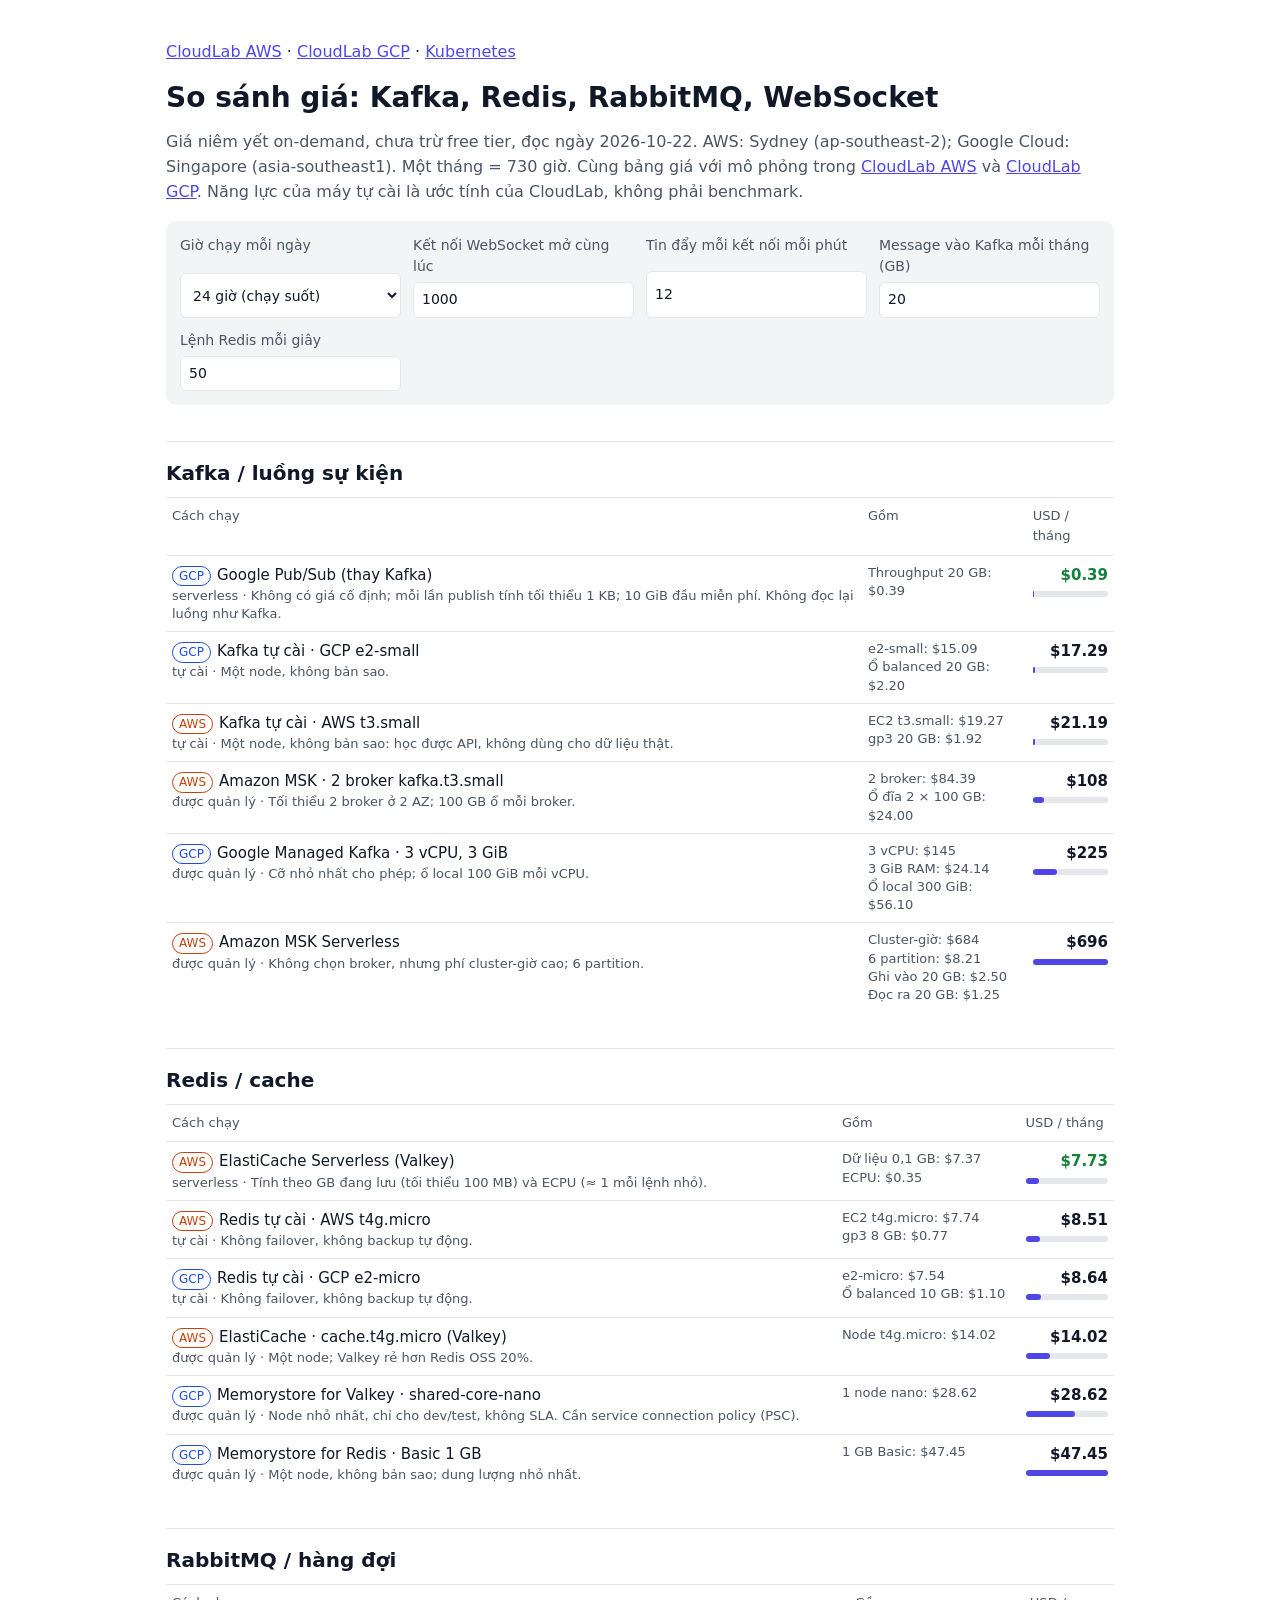
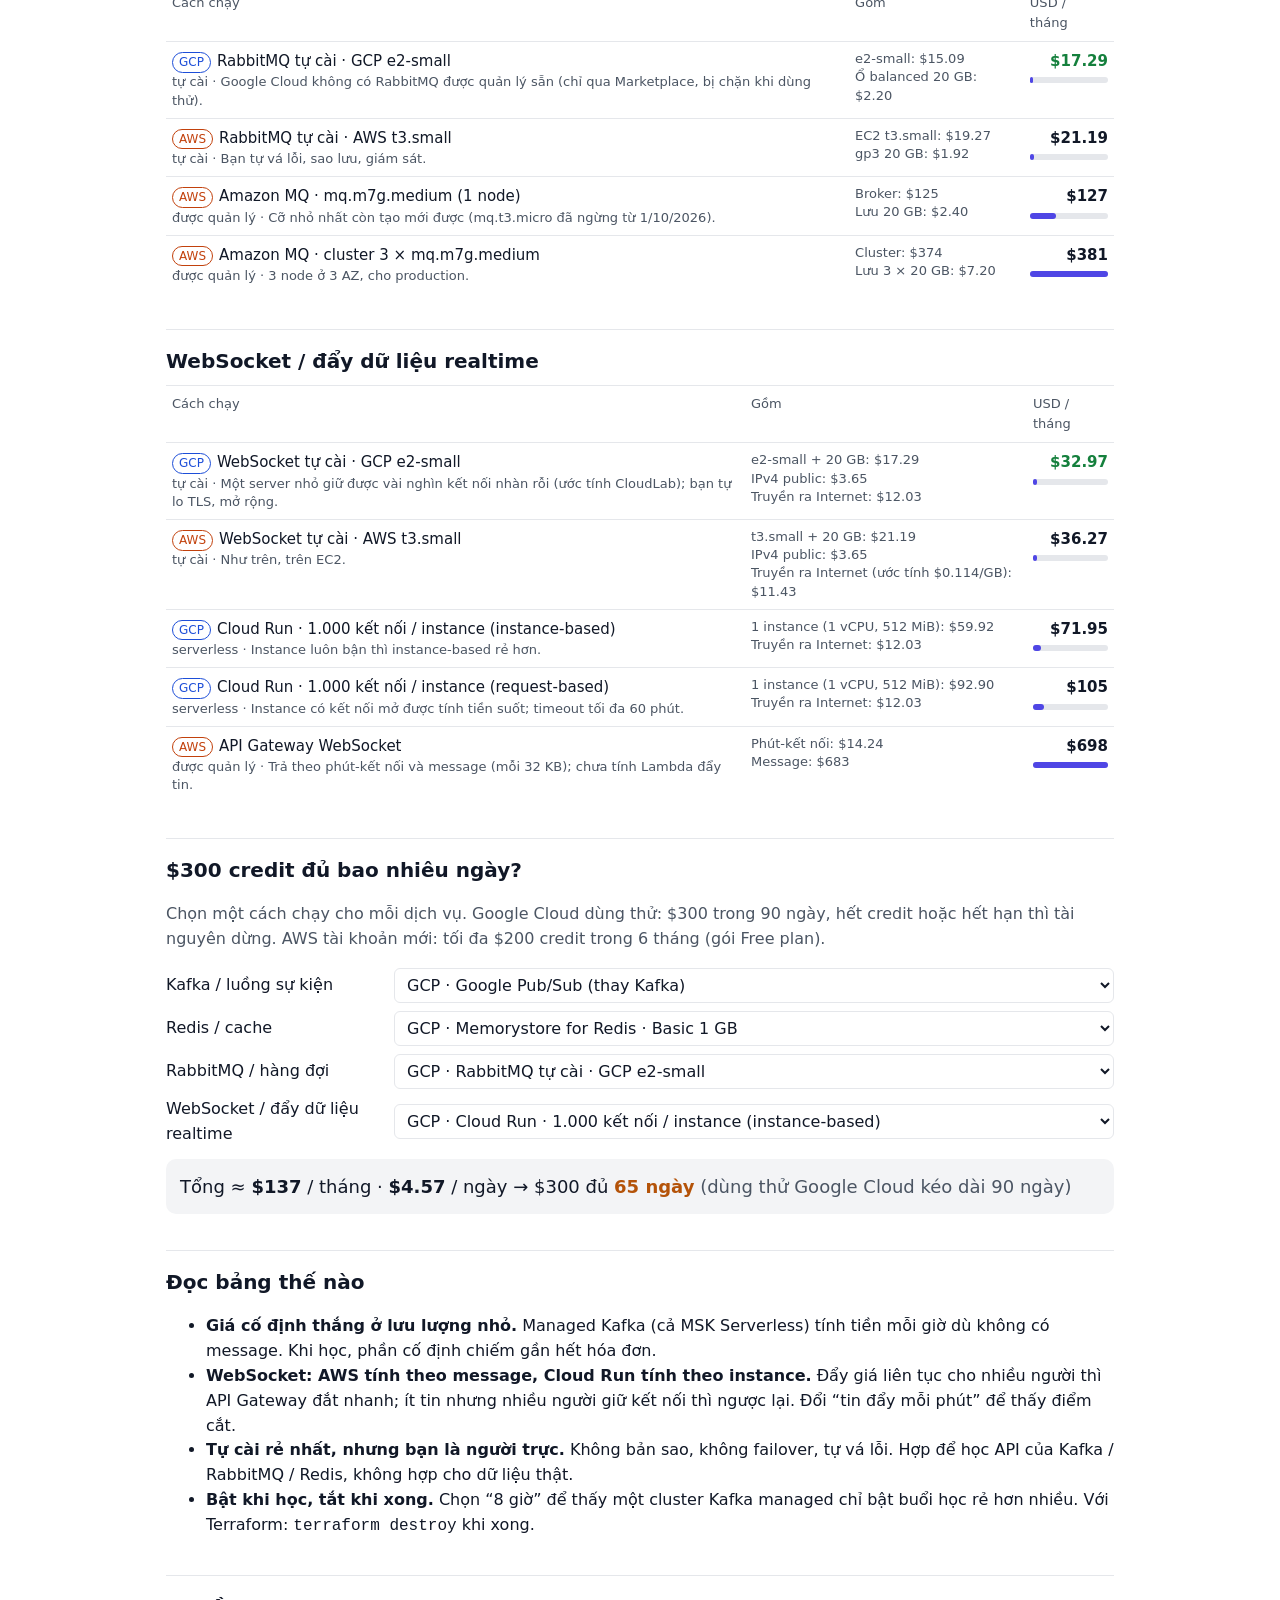
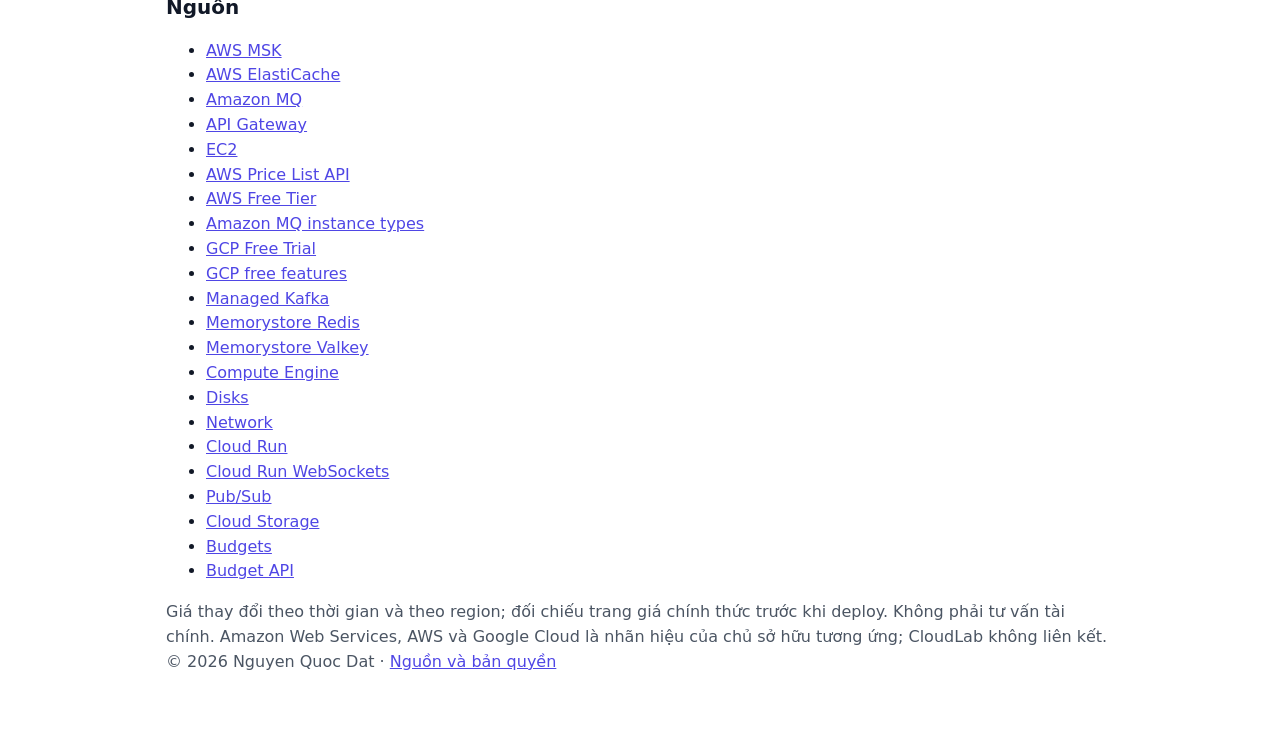
<file: pricing.html>
<!doctype html><html lang="vi"><head><meta charset="utf-8"><meta name="viewport" content="width=device-width, initial-scale=1">
<title>So sánh giá · Kafka, Redis, RabbitMQ, WebSocket</title>
<meta name="description" content="So sánh giá niêm yết Kafka, Redis, RabbitMQ và WebSocket trên AWS, Google Cloud và tự cài trên máy ảo nhỏ; tính xem $300 credit dùng thử đủ bao nhiêu ngày. Giá đọc ngày 2026-10-22.">
<link rel="canonical" href="https://dat-2k2.github.io/cloudlab/pricing.html">
<style>
:root{color-scheme:light dark;--bg:#fff;--fg:#111827;--mut:#4b5563;--line:#e5e7eb;--sunk:#f3f4f6;--acc:#4f46e5;--ok:#15803d;--warn:#b45309;--bad:#b91c1c;--aws:#c2410c;--gcp:#1d4ed8}
@media (prefers-color-scheme:dark){:root{--bg:#0b0d12;--fg:#e5e7eb;--mut:#9ca3af;--line:#1f2937;--sunk:#111827;--acc:#818cf8;--ok:#4ade80;--warn:#fbbf24;--bad:#f87171;--aws:#fb923c;--gcp:#93c5fd}}
*{box-sizing:border-box}body{margin:0;background:var(--bg);color:var(--fg);font:16px/1.55 system-ui,sans-serif}main{max-width:980px;margin:0 auto;padding:24px 16px 64px}a{color:var(--acc)}
h1{font-size:28px;line-height:1.2;margin:8px 0}h2{margin:36px 0 8px;padding-top:16px;border-top:1px solid var(--line);font-size:20px}.mut{color:var(--mut)}
.ctl{display:grid;grid-template-columns:repeat(auto-fit,minmax(200px,1fr));gap:12px;margin:16px 0;padding:14px;background:var(--sunk);border-radius:10px}
.ctl label{display:grid;gap:4px;font-size:14px;color:var(--mut)}.ctl input,.ctl select{font:inherit;color:var(--fg);background:var(--bg);border:1px solid var(--line);border-radius:6px;padding:6px 8px;width:100%}
table{border-collapse:collapse;width:100%;font-size:15px}th,td{padding:8px 6px;border-top:1px solid var(--line);text-align:left;vertical-align:top}th{font-size:13px;color:var(--mut);font-weight:500}
td.n{text-align:right;font-variant-numeric:tabular-nums;white-space:nowrap}td small{display:block;color:var(--mut);font-size:13px;line-height:1.4}
.tag{display:inline-block;font-size:12px;padding:0 6px;border-radius:999px;border:1px solid currentColor;margin-right:6px}.tag.aws{color:var(--aws)}.tag.gcp{color:var(--gcp)}
tr.min td.n b{color:var(--ok)}.bar{height:6px;background:var(--line);border-radius:3px;margin-top:4px;min-width:60px}.bar i{display:block;height:6px;border-radius:3px;background:var(--acc)}
.plan{display:grid;gap:8px;margin-top:8px}.plan label{display:grid;grid-template-columns:220px minmax(0,1fr);gap:8px;align-items:center}.plan select{width:100%;min-width:0;max-width:100%;font:inherit;padding:6px 8px;border-radius:6px;border:1px solid var(--line);background:var(--bg);color:var(--fg)}
@media (max-width:640px){.plan label{grid-template-columns:minmax(0,1fr);gap:4px}}
.total{margin-top:12px;padding:14px;border-radius:10px;background:var(--sunk);font-size:18px}.total b{font-variant-numeric:tabular-nums}.total .warn{color:var(--warn)}.total .bad{color:var(--bad)}.total .ok{color:var(--ok)}
.wrap{overflow-x:auto}@media (max-width:640px){td.hide,th.hide{display:none}}
</style></head><body><main>
<p><a href="./">CloudLab AWS</a> · <a href="gcp/">CloudLab GCP</a> · <a href="k8s/">Kubernetes</a></p>
<h1>So sánh giá: Kafka, Redis, RabbitMQ, WebSocket</h1>
<p class="mut">Giá niêm yết on-demand, chưa trừ free tier, đọc ngày 2026-10-22. AWS: Sydney (ap-southeast-2); Google Cloud: Singapore (asia-southeast1). Một tháng = 730 giờ. Cùng bảng giá với mô phỏng trong <a href="./">CloudLab AWS</a> và <a href="gcp/">CloudLab GCP</a>. Năng lực của máy tự cài là ước tính của CloudLab, không phải benchmark.</p>
<div class="ctl" role="group" aria-label="Tải giả định">
<label>Giờ chạy mỗi ngày<select id="hours"><option value="24">24 giờ (chạy suốt)</option><option value="8">8 giờ (bật khi học)</option><option value="2">2 giờ</option></select></label>
<label>Kết nối WebSocket mở cùng lúc<input id="conns" type="number" min="0" step="100" value="1000"></label>
<label>Tin đẩy mỗi kết nối mỗi phút<input id="mpm" type="number" min="0" step="1" value="12"></label>
<label>Message vào Kafka mỗi tháng (GB)<input id="gb" type="number" min="0" step="10" value="20"></label>
<label>Lệnh Redis mỗi giây<input id="rps" type="number" min="0" step="10" value="50"></label>
</div>
<div id="tables"></div>
<h2 id="plan">$300 credit đủ bao nhiêu ngày?</h2>
<p class="mut">Chọn một cách chạy cho mỗi dịch vụ. Google Cloud dùng thử: $300 trong 90 ngày, hết credit hoặc hết hạn thì tài nguyên dừng. AWS tài khoản mới: tối đa $200 credit trong 6 tháng (gói Free plan).</p>
<div class="plan" id="pick"></div><div class="total" id="total" aria-live="polite"></div>
<h2>Đọc bảng thế nào</h2>
<ul>
<li><b>Giá cố định thắng ở lưu lượng nhỏ.</b> Managed Kafka (cả MSK Serverless) tính tiền mỗi giờ dù không có message. Khi học, phần cố định chiếm gần hết hóa đơn.</li>
<li><b>WebSocket: AWS tính theo message, Cloud Run tính theo instance.</b> Đẩy giá liên tục cho nhiều người thì API Gateway đắt nhanh; ít tin nhưng nhiều người giữ kết nối thì ngược lại. Đổi “tin đẩy mỗi phút” để thấy điểm cắt.</li>
<li><b>Tự cài rẻ nhất, nhưng bạn là người trực.</b> Không bản sao, không failover, tự vá lỗi. Hợp để học API của Kafka / RabbitMQ / Redis, không hợp cho dữ liệu thật.</li>
<li><b>Bật khi học, tắt khi xong.</b> Chọn “8 giờ” để thấy một cluster Kafka managed chỉ bật buổi học rẻ hơn nhiều. Với Terraform: <code>terraform destroy</code> khi xong.</li>
</ul>
<h2>Nguồn</h2><ul><li><a href="https://aws.amazon.com/msk/pricing/">AWS MSK</a></li><li><a href="https://aws.amazon.com/elasticache/pricing/">AWS ElastiCache</a></li><li><a href="https://aws.amazon.com/amazon-mq/pricing/">Amazon MQ</a></li><li><a href="https://aws.amazon.com/api-gateway/pricing/">API Gateway</a></li><li><a href="https://aws.amazon.com/ec2/pricing/on-demand/">EC2</a></li><li><a href="https://docs.aws.amazon.com/awsaccountbilling/latest/aboutv2/price-changes.html">AWS Price List API</a></li><li><a href="https://aws.amazon.com/free/faqs/">AWS Free Tier</a></li><li><a href="https://docs.aws.amazon.com/amazon-mq/latest/developer-guide/rmq-broker-instance-types.html">Amazon MQ instance types</a></li><li><a href="https://cloud.google.com/terms/free-trial">GCP Free Trial</a></li><li><a href="https://docs.cloud.google.com/free/docs/free-cloud-features">GCP free features</a></li><li><a href="https://cloud.google.com/managed-service-for-apache-kafka/pricing">Managed Kafka</a></li><li><a href="https://cloud.google.com/memorystore/docs/redis/pricing">Memorystore Redis</a></li><li><a href="https://cloud.google.com/memorystore/valkey/pricing">Memorystore Valkey</a></li><li><a href="https://cloud.google.com/products/compute/pricing/general-purpose">Compute Engine</a></li><li><a href="https://cloud.google.com/compute/disks-image-pricing">Disks</a></li><li><a href="https://cloud.google.com/vpc/network-pricing">Network</a></li><li><a href="https://cloud.google.com/run/pricing">Cloud Run</a></li><li><a href="https://docs.cloud.google.com/run/docs/triggering/websockets">Cloud Run WebSockets</a></li><li><a href="https://cloud.google.com/pubsub/pricing">Pub/Sub</a></li><li><a href="https://cloud.google.com/storage/pricing">Cloud Storage</a></li><li><a href="https://docs.cloud.google.com/billing/docs/how-to/budgets">Budgets</a></li><li><a href="https://docs.cloud.google.com/billing/docs/reference/budget/rest/v1/billingAccounts.budgets">Budget API</a></li></ul>
<p class="mut">Giá thay đổi theo thời gian và theo region; đối chiếu trang giá chính thức trước khi deploy. Không phải tư vấn tài chính. Amazon Web Services, AWS và Google Cloud là nhãn hiệu của chủ sở hữu tương ứng; CloudLab không liên kết. © 2026 Nguyen Quoc Dat · <a href="credits.html">Nguồn và bản quyền</a></p>
</main>
<script>
const P={"checked":"2026-10-22","aws":{"region":"ap-southeast-2","regionName":"Sydney","msk":{"kafka.t3.small":0.0578,"kafka.m5.large":0.263,"kafka.m7g.large":0.255,"storGBmo":0.12},"mskSl":{"clusterH":0.9375,"partH":0.001875,"inGB":0.125,"outGB":0.0625,"storGBmo":0.12},"cacheNode":{"cache.t4g.micro":0.024,"cache.t4g.small":0.048,"cache.t3.micro":0.025,"cache.t3.small":0.05},"cacheNodeValkey":{"cache.t4g.micro":0.0192,"cache.t4g.small":0.0384},"ecSl":{"valkey":{"gbH":0.101,"ecpu":2.7e-9,"minGB":0.1},"redis":{"gbH":0.15,"ecpu":4.1e-9,"minGB":1}},"mq":{"mq.t3.micro":0.03432,"mq.m7g.medium":0.1709,"mq.m7g.large":0.3417,"mq.m5.large":0.36,"storGBmo":0.12},"mqCluster":{"mq.m7g.medium":0.5126,"mq.m7g.large":1.0251,"mq.m5.large":1.08},"ws":{"msg":0.0000013,"connMin":3.25e-7},"ec2":{"t3.micro":0.0132,"t3.small":0.0264,"t4g.micro":0.0106,"t4g.small":0.0212},"gp3GBmo":0.096,"ipv4H":0.005},"gcp":{"region":"asia-southeast1","regionName":"Singapore","vm":{"e2-micro":0.010333268,"e2-small":0.020666535,"e2-medium":0.04133307,"e2-standard-2":0.08266614,"e2-standard-4":0.16533228},"pdGBmo":0.11,"ipv4H":0.005,"egressGB":0.12,"run":{"vcpuS":0.0000336,"gibS":0.0000035,"idleVcpuS":0.0000035,"idleGibS":0.0000035,"req":4.0000000000000003e-7,"instVcpuS":0.0000216,"instGibS":0.0000024},"redis":[{"max":4,"basic":0.065,"std":0.114},{"max":10,"basic":0.04,"std":0.075},{"max":35,"basic":0.032,"std":0.063},{"max":100,"basic":0.024,"std":0.047},{"max":1000000000,"basic":0.019,"std":0.037}],"valkeyNode":{"SHARED_CORE_NANO":0.0392,"CUSTOM_PICO":0.037884,"CUSTOM_MICRO":0.075768,"STANDARD_SMALL":0.1758,"HIGHMEM_MEDIUM":0.2372},"kafka":{"vcpuH":0.06615,"gibH":0.011025,"localGiBh":0.000256164,"localGiBperVcpu":100,"storGBmo":0.09999978,"mbpsPerVcpu":10},"pubsubTiB":40,"pubsubFreeGiB":10,"gcsGBmo":0.02,"gcsOpA":0.005,"trial":{"credit":300,"days":90,"vcpu":8}},"src":{"AWS MSK":"https://aws.amazon.com/msk/pricing/","AWS ElastiCache":"https://aws.amazon.com/elasticache/pricing/","Amazon MQ":"https://aws.amazon.com/amazon-mq/pricing/","API Gateway":"https://aws.amazon.com/api-gateway/pricing/","EC2":"https://aws.amazon.com/ec2/pricing/on-demand/","AWS Price List API":"https://docs.aws.amazon.com/awsaccountbilling/latest/aboutv2/price-changes.html","AWS Free Tier":"https://aws.amazon.com/free/faqs/","Amazon MQ instance types":"https://docs.aws.amazon.com/amazon-mq/latest/developer-guide/rmq-broker-instance-types.html","GCP Free Trial":"https://cloud.google.com/terms/free-trial","GCP free features":"https://docs.cloud.google.com/free/docs/free-cloud-features","Managed Kafka":"https://cloud.google.com/managed-service-for-apache-kafka/pricing","Memorystore Redis":"https://cloud.google.com/memorystore/docs/redis/pricing","Memorystore Valkey":"https://cloud.google.com/memorystore/valkey/pricing","Compute Engine":"https://cloud.google.com/products/compute/pricing/general-purpose","Disks":"https://cloud.google.com/compute/disks-image-pricing","Network":"https://cloud.google.com/vpc/network-pricing","Cloud Run":"https://cloud.google.com/run/pricing","Cloud Run WebSockets":"https://docs.cloud.google.com/run/docs/triggering/websockets","Pub/Sub":"https://cloud.google.com/pubsub/pricing","Cloud Storage":"https://cloud.google.com/storage/pricing","Budgets":"https://docs.cloud.google.com/billing/docs/how-to/budgets","Budget API":"https://docs.cloud.google.com/billing/docs/reference/budget/rest/v1/billingAccounts.budgets"}};const OPT=[
 {svc:"kafka",name:"Amazon MSK · 2 broker kafka.t3.small",cloud:"aws",kind:"managed",note:"Tối thiểu 2 broker ở 2 AZ; 100 GB ổ mỗi broker.",
  f:w=>{const b=2*P.aws.msk["kafka.t3.small"]*w.h,s=2*100*P.aws.msk.storGBmo;return[["2 broker",b],["Ổ đĩa 2 × 100 GB",s]]}},
 {svc:"kafka",name:"Amazon MSK Serverless",cloud:"aws",kind:"managed",note:"Không chọn broker, nhưng phí cluster-giờ cao; 6 partition.",
  f:w=>[["Cluster-giờ",P.aws.mskSl.clusterH*w.h],["6 partition",6*P.aws.mskSl.partH*w.h],["Ghi vào "+w.gb+" GB",w.gb*P.aws.mskSl.inGB],["Đọc ra "+w.gb+" GB",w.gb*P.aws.mskSl.outGB]]},
 {svc:"kafka",name:"Google Managed Kafka · 3 vCPU, 3 GiB",cloud:"gcp",kind:"managed",note:"Cỡ nhỏ nhất cho phép; ổ local 100 GiB mỗi vCPU.",
  f:w=>{const k=P.gcp.kafka;return[["3 vCPU",3*k.vcpuH*w.h],["3 GiB RAM",3*k.gibH*w.h],["Ổ local 300 GiB",300*k.localGiBh*w.h]]}},
 {svc:"kafka",name:"Google Pub/Sub (thay Kafka)",cloud:"gcp",kind:"serverless",note:"Không có giá cố định; mỗi lần publish tính tối thiểu 1 KB; 10 GiB đầu miễn phí. Không đọc lại luồng như Kafka.",
  f:w=>[["Throughput "+w.gb+" GB",Math.max(0,w.gb-P.gcp.pubsubFreeGiB)/1024*P.gcp.pubsubTiB]]},
 {svc:"kafka",name:"Kafka tự cài · AWS t3.small",cloud:"aws",kind:"self",note:"Một node, không bản sao: học được API, không dùng cho dữ liệu thật.",
  f:w=>[["EC2 t3.small",P.aws.ec2["t3.small"]*w.h],["gp3 20 GB",20*P.aws.gp3GBmo]]},
 {svc:"kafka",name:"Kafka tự cài · GCP e2-small",cloud:"gcp",kind:"self",note:"Một node, không bản sao.",
  f:w=>[["e2-small",P.gcp.vm["e2-small"]*w.h],["Ổ balanced 20 GB",20*P.gcp.pdGBmo]]},
 {svc:"redis",name:"ElastiCache · cache.t4g.micro (Valkey)",cloud:"aws",kind:"managed",note:"Một node; Valkey rẻ hơn Redis OSS 20%.",
  f:w=>[["Node t4g.micro",P.aws.cacheNodeValkey["cache.t4g.micro"]*w.h]]},
 {svc:"redis",name:"ElastiCache Serverless (Valkey)",cloud:"aws",kind:"serverless",note:"Tính theo GB đang lưu (tối thiểu 100 MB) và ECPU (≈ 1 mỗi lệnh nhỏ).",
  f:w=>[["Dữ liệu 0,1 GB",Math.max(P.aws.ecSl.valkey.minGB,0.1)*P.aws.ecSl.valkey.gbH*w.h],["ECPU",w.rps*3600*w.h*P.aws.ecSl.valkey.ecpu]]},
 {svc:"redis",name:"Memorystore for Redis · Basic 1 GB",cloud:"gcp",kind:"managed",note:"Một node, không bản sao; dung lượng nhỏ nhất.",
  f:w=>[["1 GB Basic",P.gcp.redis[0].basic*w.h]]},
 {svc:"redis",name:"Memorystore for Valkey · shared-core-nano",cloud:"gcp",kind:"managed",note:"Node nhỏ nhất, chỉ cho dev/test, không SLA. Cần service connection policy (PSC).",
  f:w=>[["1 node nano",P.gcp.valkeyNode.SHARED_CORE_NANO*w.h]]},
 {svc:"redis",name:"Redis tự cài · AWS t4g.micro",cloud:"aws",kind:"self",note:"Không failover, không backup tự động.",
  f:w=>[["EC2 t4g.micro",P.aws.ec2["t4g.micro"]*w.h],["gp3 8 GB",8*P.aws.gp3GBmo]]},
 {svc:"redis",name:"Redis tự cài · GCP e2-micro",cloud:"gcp",kind:"self",note:"Không failover, không backup tự động.",
  f:w=>[["e2-micro",P.gcp.vm["e2-micro"]*w.h],["Ổ balanced 10 GB",10*P.gcp.pdGBmo]]},
 {svc:"rabbitmq",name:"Amazon MQ · mq.m7g.medium (1 node)",cloud:"aws",kind:"managed",note:"Cỡ nhỏ nhất còn tạo mới được (mq.t3.micro đã ngừng từ 1/10/2026).",
  f:w=>[["Broker",P.aws.mq["mq.m7g.medium"]*w.h],["Lưu 20 GB",20*P.aws.mq.storGBmo]]},
 {svc:"rabbitmq",name:"Amazon MQ · cluster 3 × mq.m7g.medium",cloud:"aws",kind:"managed",note:"3 node ở 3 AZ, cho production.",
  f:w=>[["Cluster",P.aws.mqCluster["mq.m7g.medium"]*w.h],["Lưu 3 × 20 GB",60*P.aws.mq.storGBmo]]},
 {svc:"rabbitmq",name:"RabbitMQ tự cài · AWS t3.small",cloud:"aws",kind:"self",note:"Bạn tự vá lỗi, sao lưu, giám sát.",
  f:w=>[["EC2 t3.small",P.aws.ec2["t3.small"]*w.h],["gp3 20 GB",20*P.aws.gp3GBmo]]},
 {svc:"rabbitmq",name:"RabbitMQ tự cài · GCP e2-small",cloud:"gcp",kind:"self",note:"Google Cloud không có RabbitMQ được quản lý sẵn (chỉ qua Marketplace, bị chặn khi dùng thử).",
  f:w=>[["e2-small",P.gcp.vm["e2-small"]*w.h],["Ổ balanced 20 GB",20*P.gcp.pdGBmo]]},
 {svc:"ws",name:"API Gateway WebSocket",cloud:"aws",kind:"managed",note:"Trả theo phút-kết nối và message (mỗi 32 KB); chưa tính Lambda đẩy tin.",
  f:w=>{const min=w.conns*60*w.h,msg=w.conns*w.mpm*60*w.h;return[["Phút-kết nối",min*P.aws.ws.connMin],["Message",msg*P.aws.ws.msg]]}},
 {svc:"ws",name:"Cloud Run · 1.000 kết nối / instance (request-based)",cloud:"gcp",kind:"serverless",note:"Instance có kết nối mở được tính tiền suốt; timeout tối đa 60 phút.",
  f:w=>{const inst=Math.ceil(w.conns/1000),r=P.gcp.run,eg=w.conns*w.mpm*60*w.h*w.kb/1048576;return[[inst+" instance (1 vCPU, 512 MiB)",inst*(r.vcpuS+0.5*r.gibS)*3600*w.h],["Truyền ra Internet",eg*P.gcp.egressGB]]}},
 {svc:"ws",name:"Cloud Run · 1.000 kết nối / instance (instance-based)",cloud:"gcp",kind:"serverless",note:"Instance luôn bận thì instance-based rẻ hơn.",
  f:w=>{const inst=Math.ceil(w.conns/1000),r=P.gcp.run,eg=w.conns*w.mpm*60*w.h*w.kb/1048576;return[[inst+" instance (1 vCPU, 512 MiB)",inst*(r.instVcpuS+0.5*r.instGibS)*3600*w.h],["Truyền ra Internet",eg*P.gcp.egressGB]]}},
 {svc:"ws",name:"WebSocket tự cài · GCP e2-small",cloud:"gcp",kind:"self",note:"Một server nhỏ giữ được vài nghìn kết nối nhàn rỗi (ước tính CloudLab); bạn tự lo TLS, mở rộng.",
  f:w=>{const eg=w.conns*w.mpm*60*w.h*w.kb/1048576;return[["e2-small + 20 GB",P.gcp.vm["e2-small"]*w.h+20*P.gcp.pdGBmo],["IPv4 public",P.gcp.ipv4H*w.h],["Truyền ra Internet",eg*P.gcp.egressGB]]}},
 {svc:"ws",name:"WebSocket tự cài · AWS t3.small",cloud:"aws",kind:"self",note:"Như trên, trên EC2.",
  f:w=>{const eg=w.conns*w.mpm*60*w.h*w.kb/1048576;return[["t3.small + 20 GB",P.aws.ec2["t3.small"]*w.h+20*P.aws.gp3GBmo],["IPv4 public",P.aws.ipv4H*w.h],["Truyền ra Internet (ước tính $0.114/GB)",eg*0.114]]}}
];const SVC=[["kafka","Kafka / luồng sự kiện"],["redis","Redis / cache"],["rabbitmq","RabbitMQ / hàng đợi"],["ws","WebSocket / đẩy dữ liệu realtime"]];
const $=id=>document.getElementById(id),m=v=>"$"+(v>=100?Math.round(v).toLocaleString("en-US"):v.toFixed(2));
const KIND={managed:"được quản lý",serverless:"serverless",self:"tự cài"};
function w(){return{h:730/24*(+$("hours").value||24),conns:+$("conns").value||0,mpm:+$("mpm").value||0,gb:+$("gb").value||0,rps:+$("rps").value||0,kb:0.2}}
function price(o,W){const parts=o.f(W);return{parts,t:parts.reduce((a,x)=>a+x[1],0)}}
function render(){const W=w();let h="";
  for(const[s,label]of SVC){const rows=OPT.map((o,i)=>({o,i,...price(o,W)})).filter(r=>r.o.svc===s).sort((a,b)=>a.t-b.t),max=Math.max(...rows.map(r=>r.t),1e-9);
    h+='<h2>'+label+'</h2><div class="wrap"><table><thead><tr><th>Cách chạy</th><th class="hide">Gồm</th><th>USD / tháng</th></tr></thead><tbody>'+rows.map((r,k)=>'<tr'+(k===0?' class="min"':'')+'><td><span class="tag '+r.o.cloud+'">'+(r.o.cloud==="aws"?"AWS":"GCP")+'</span>'+r.o.name+'<small>'+KIND[r.o.kind]+' · '+r.o.note+'</small></td><td class="hide"><small>'+r.parts.map(p=>p[0]+': '+m(p[1])).join('<br>')+'</small></td><td class="n"><b>'+m(r.t)+'</b><div class="bar"><i style="width:'+Math.max(2,r.t/max*100)+'%"></i></div></td></tr>').join("")+'</tbody></table></div>'}
  $("tables").innerHTML=h;plan()}
function pickHtml(){$("pick").innerHTML=SVC.map(([s,label])=>'<label><span>'+label+'</span><select data-svc="'+s+'"><option value="">Không dùng</option>'+OPT.map((o,i)=>o.svc===s?'<option value="'+i+'">'+(o.cloud==="aws"?"AWS · ":"GCP · ")+o.name+'</option>':"").join("")+'</select></label>').join("");
  const def={kafka:"Google Pub/Sub",redis:"Memorystore for Redis",rabbitmq:"RabbitMQ tự cài · GCP",ws:"Cloud Run · 1.000 kết nối / instance (instance-based)"};
  document.querySelectorAll("#pick select").forEach(sel=>{const i=OPT.findIndex(o=>o.svc===sel.dataset.svc&&o.name.startsWith(def[sel.dataset.svc]));if(i>=0)sel.value=String(i)})}
function plan(){const W=w();let t=0;document.querySelectorAll("#pick select").forEach(sel=>{if(sel.value!=="")t+=price(OPT[+sel.value],W).t});
  const day=t/30,days=day>0?300/day:Infinity,cls=days>=90?"ok":days>=45?"warn":"bad";
  $("total").innerHTML='Tổng ≈ <b>'+m(t)+'</b> / tháng · <b>'+m(day)+'</b> / ngày → $300 đủ <b class="'+cls+'">'+(days===Infinity?"mãi mãi":Math.floor(days)+" ngày")+'</b>'+(days<90&&days!==Infinity?' <span class="mut">(dùng thử Google Cloud kéo dài 90 ngày)</span>':'')}
pickHtml();render();document.addEventListener("input",e=>{if(e.target.closest(".ctl"))render();else if(e.target.closest("#pick"))plan()});document.addEventListener("change",e=>{if(e.target.closest(".ctl"))render();else if(e.target.closest("#pick"))plan()});
</script></body></html>
</file>
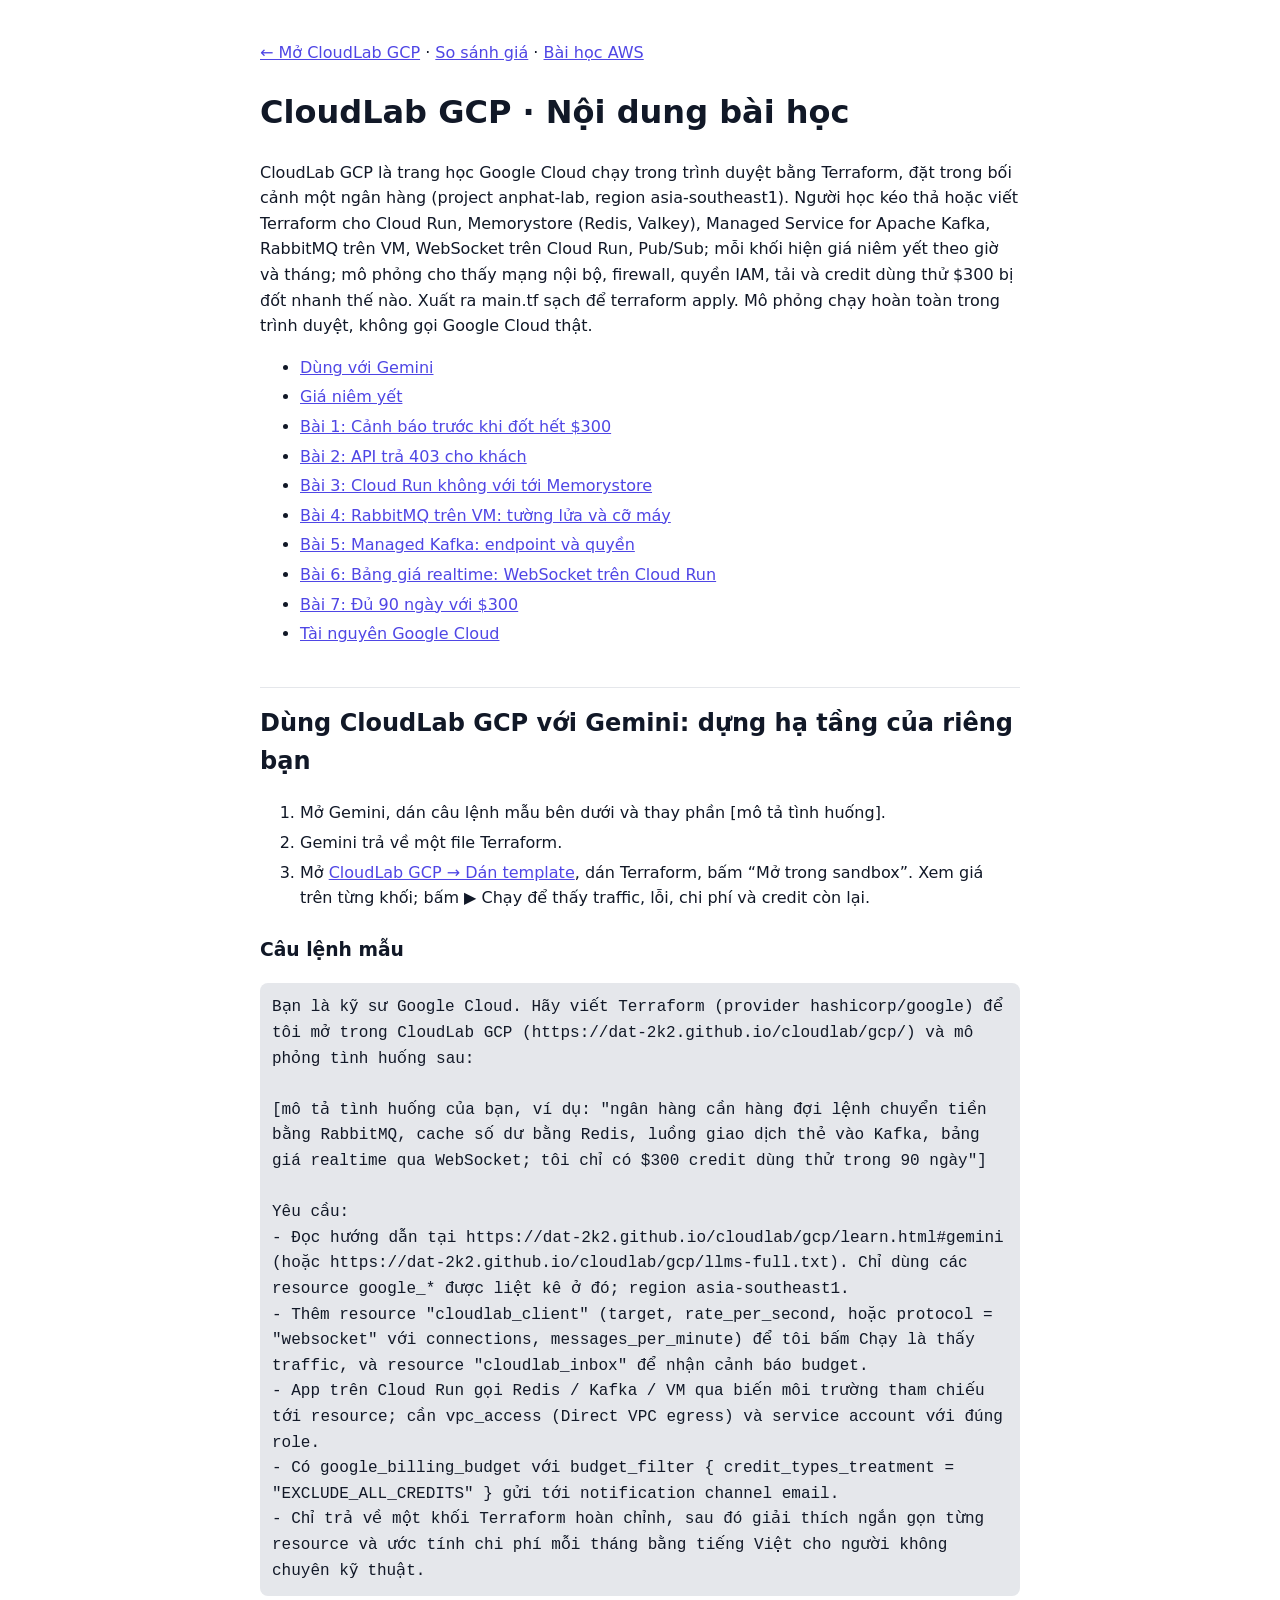
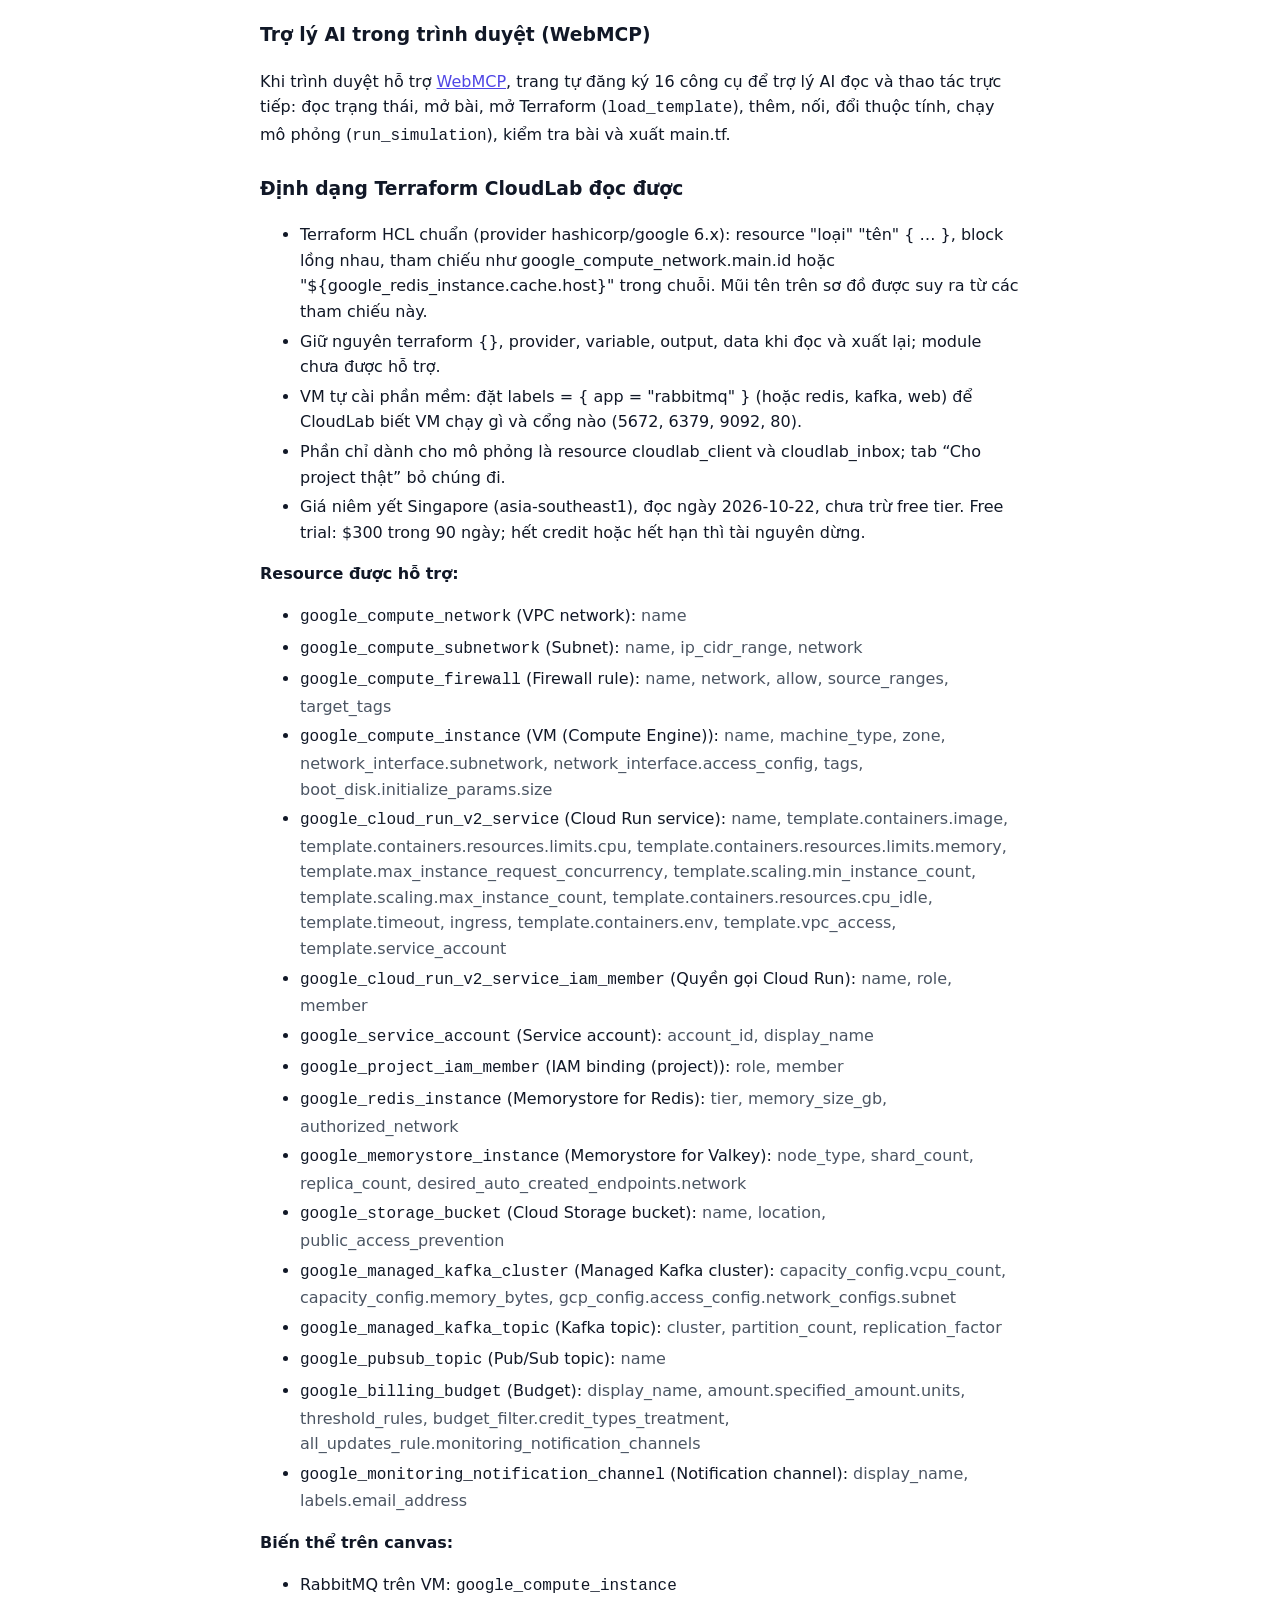
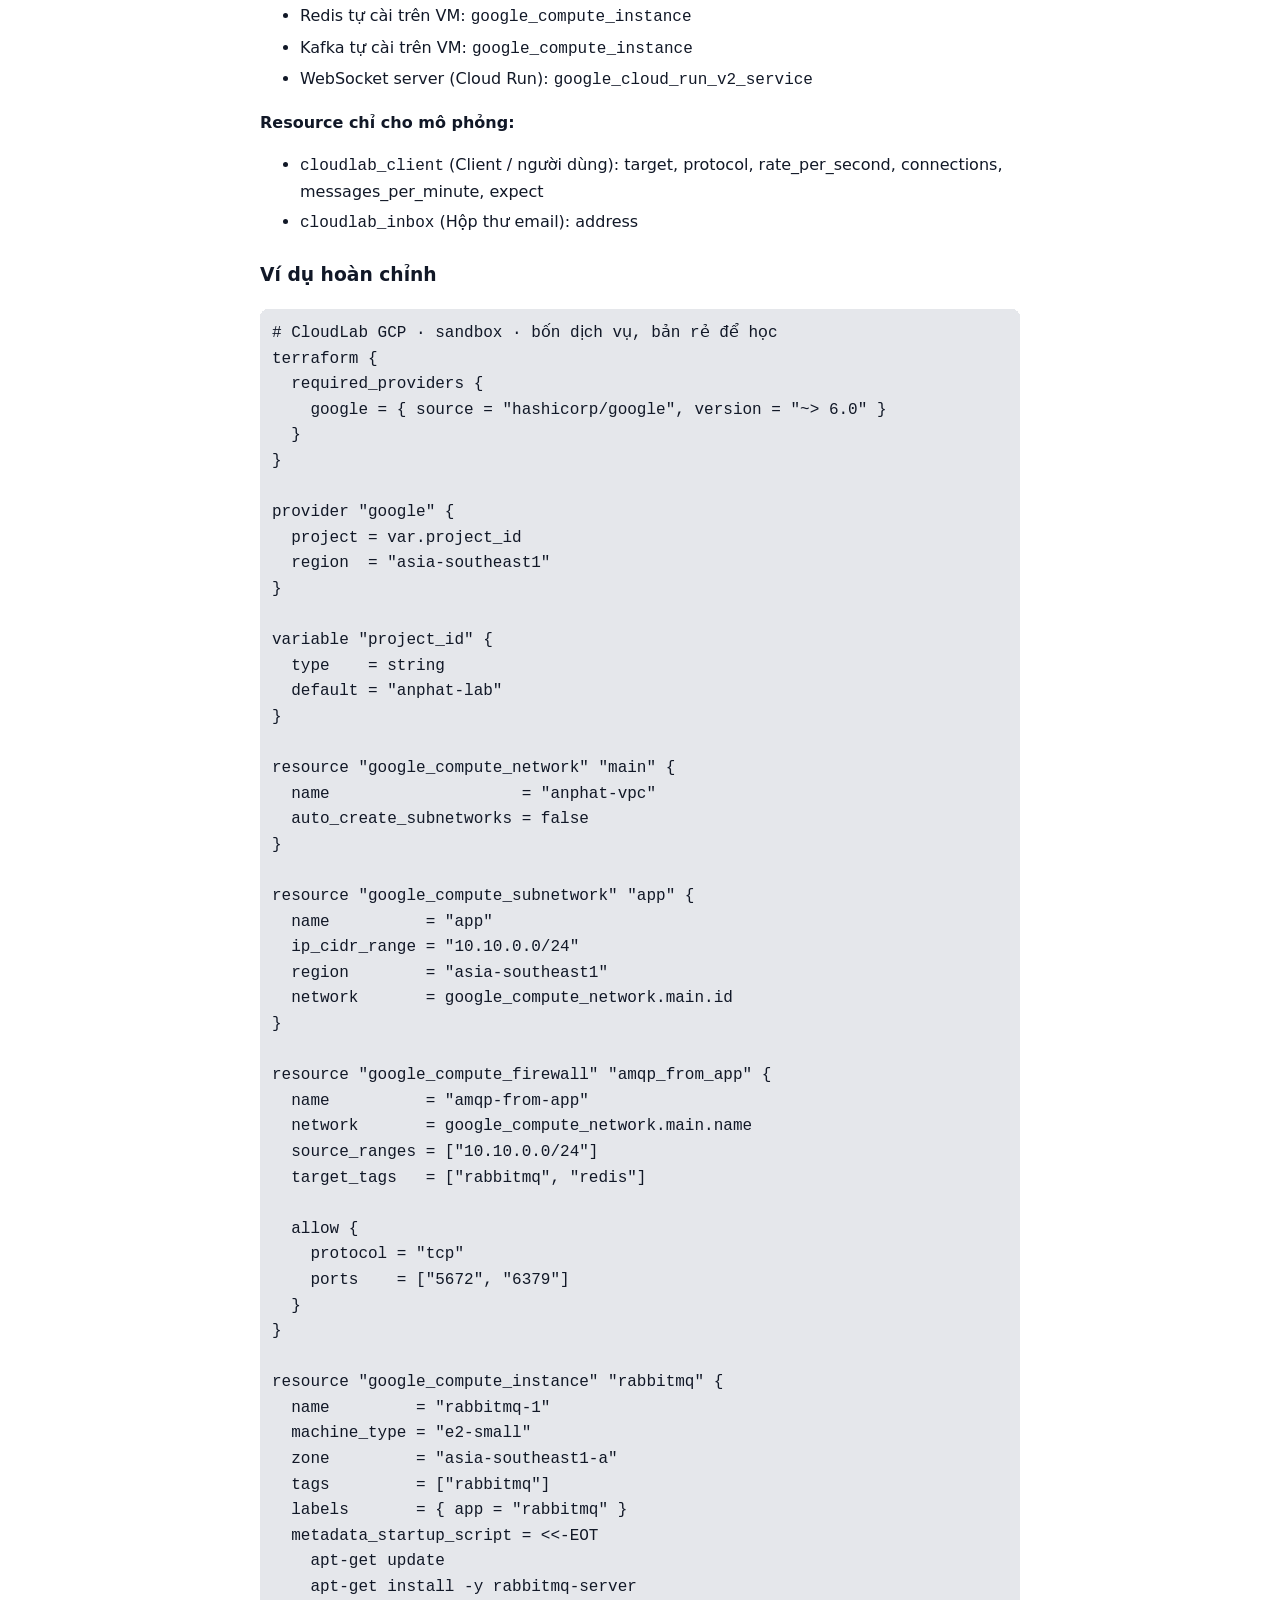
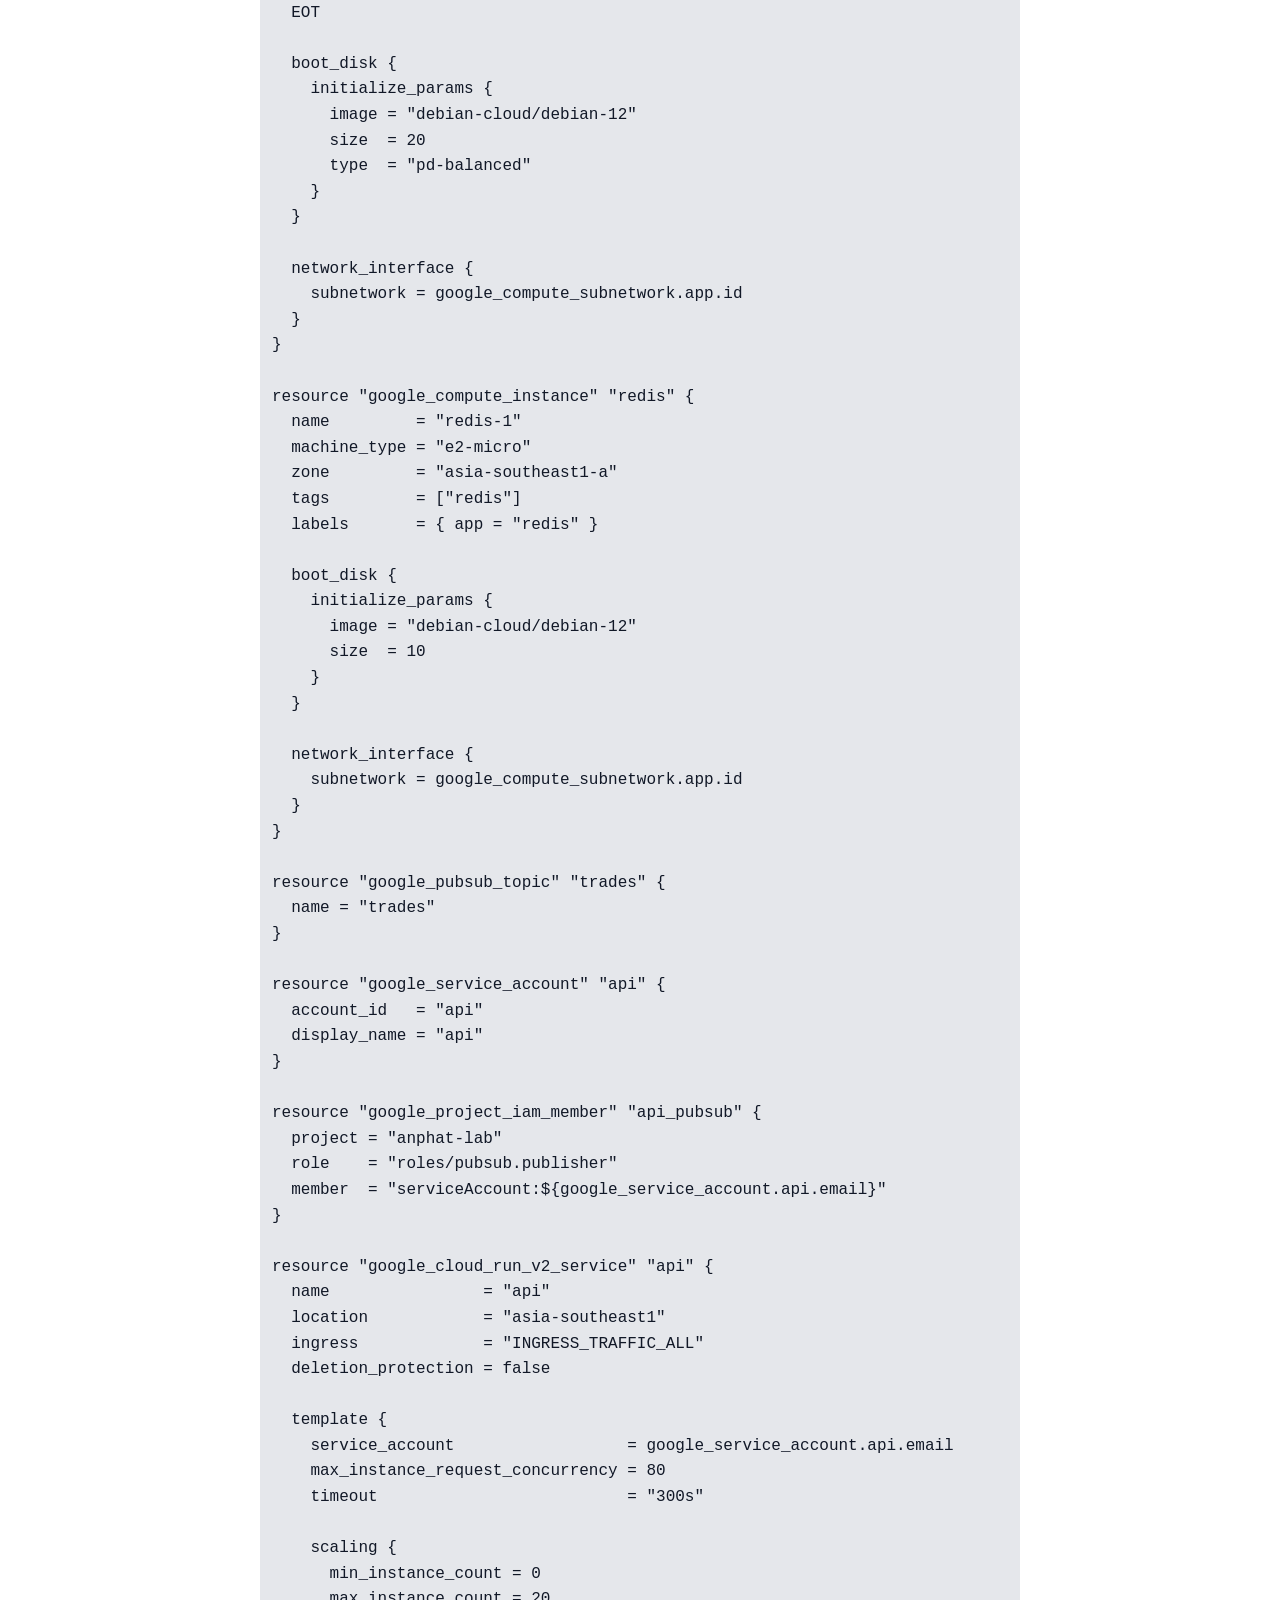
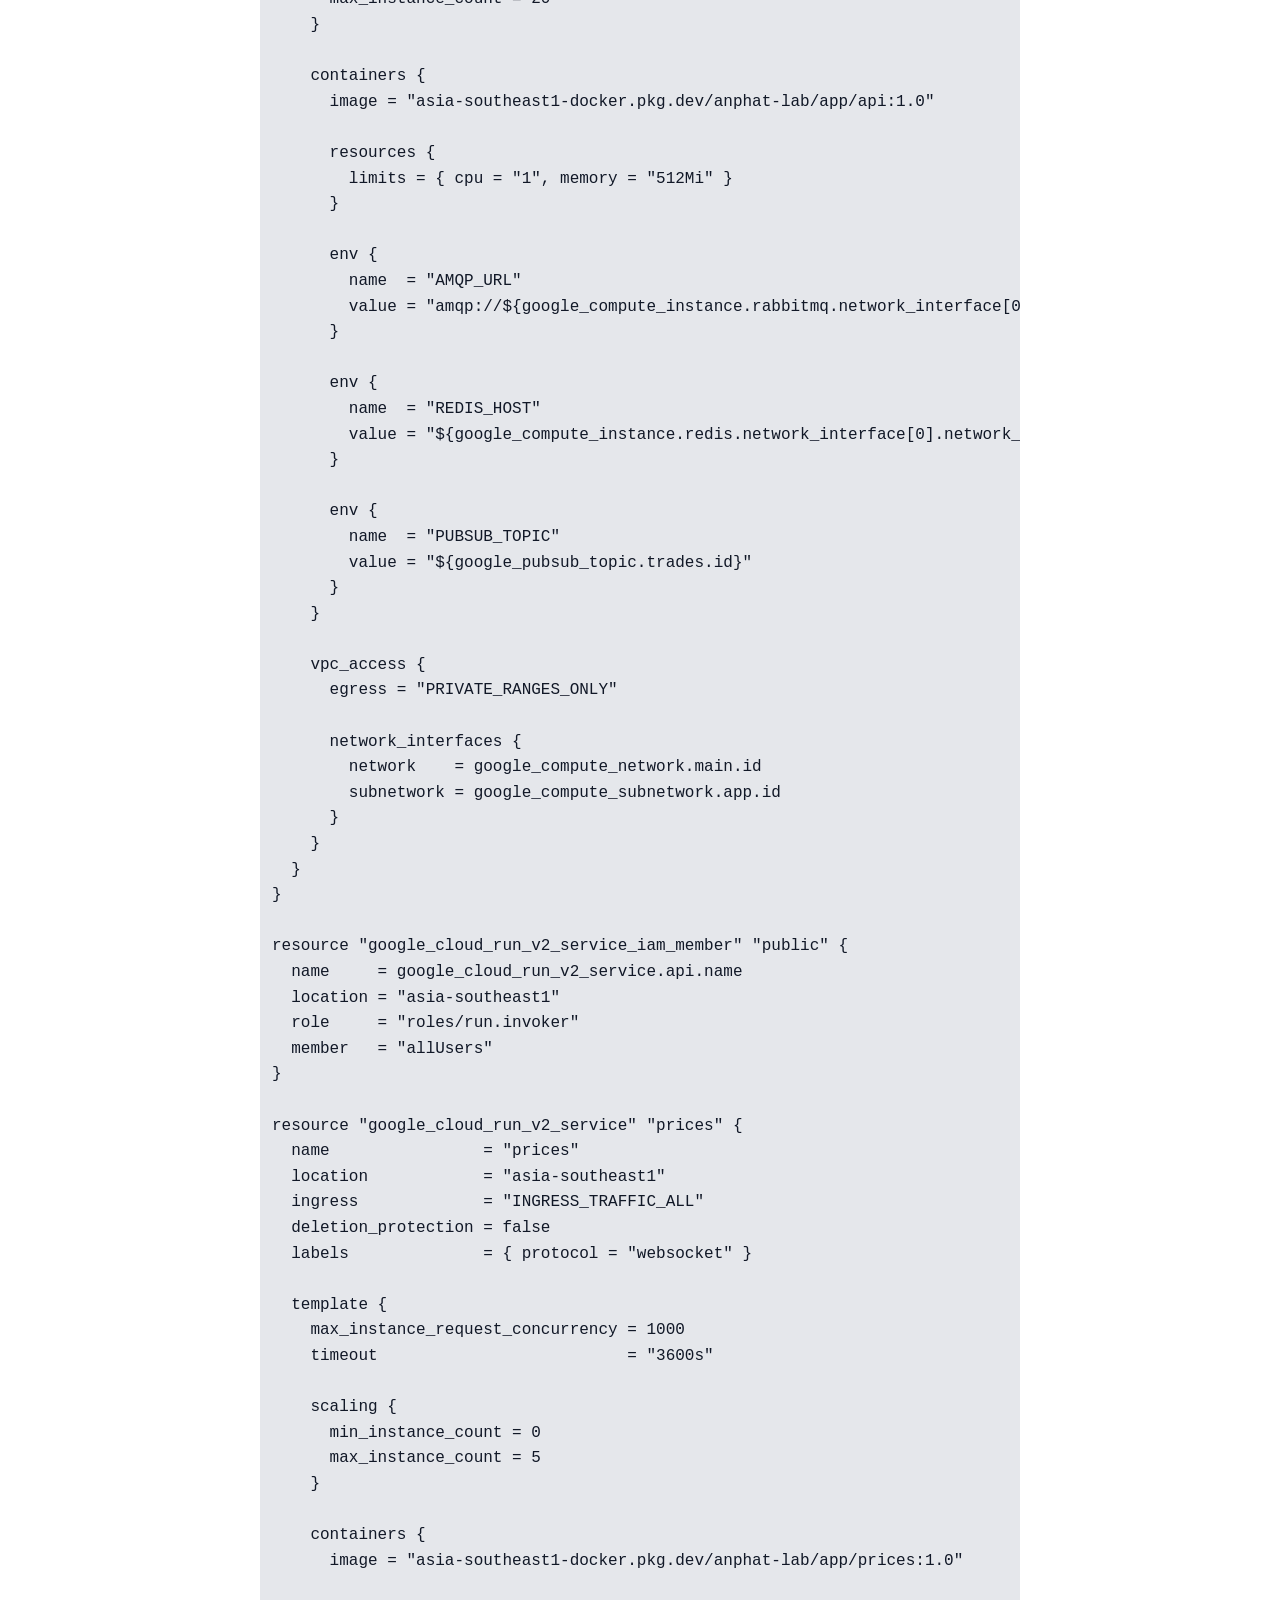
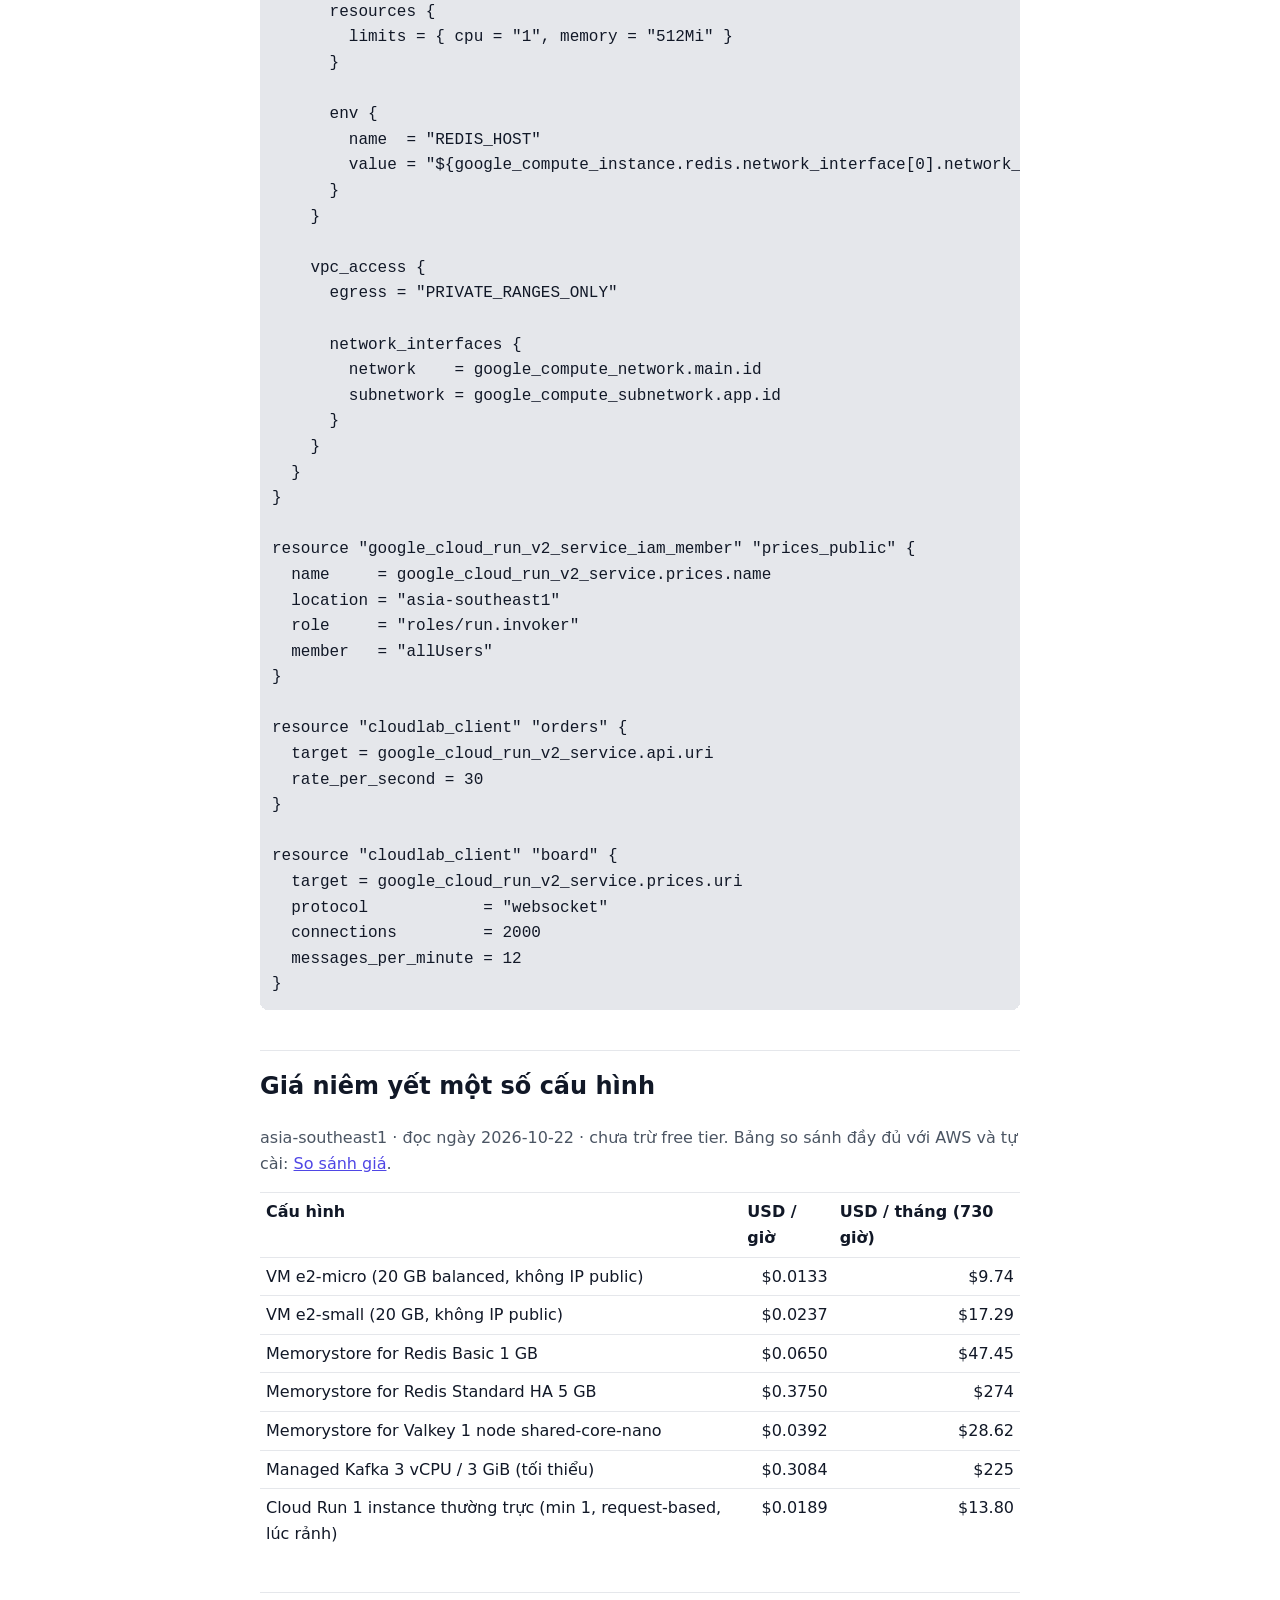
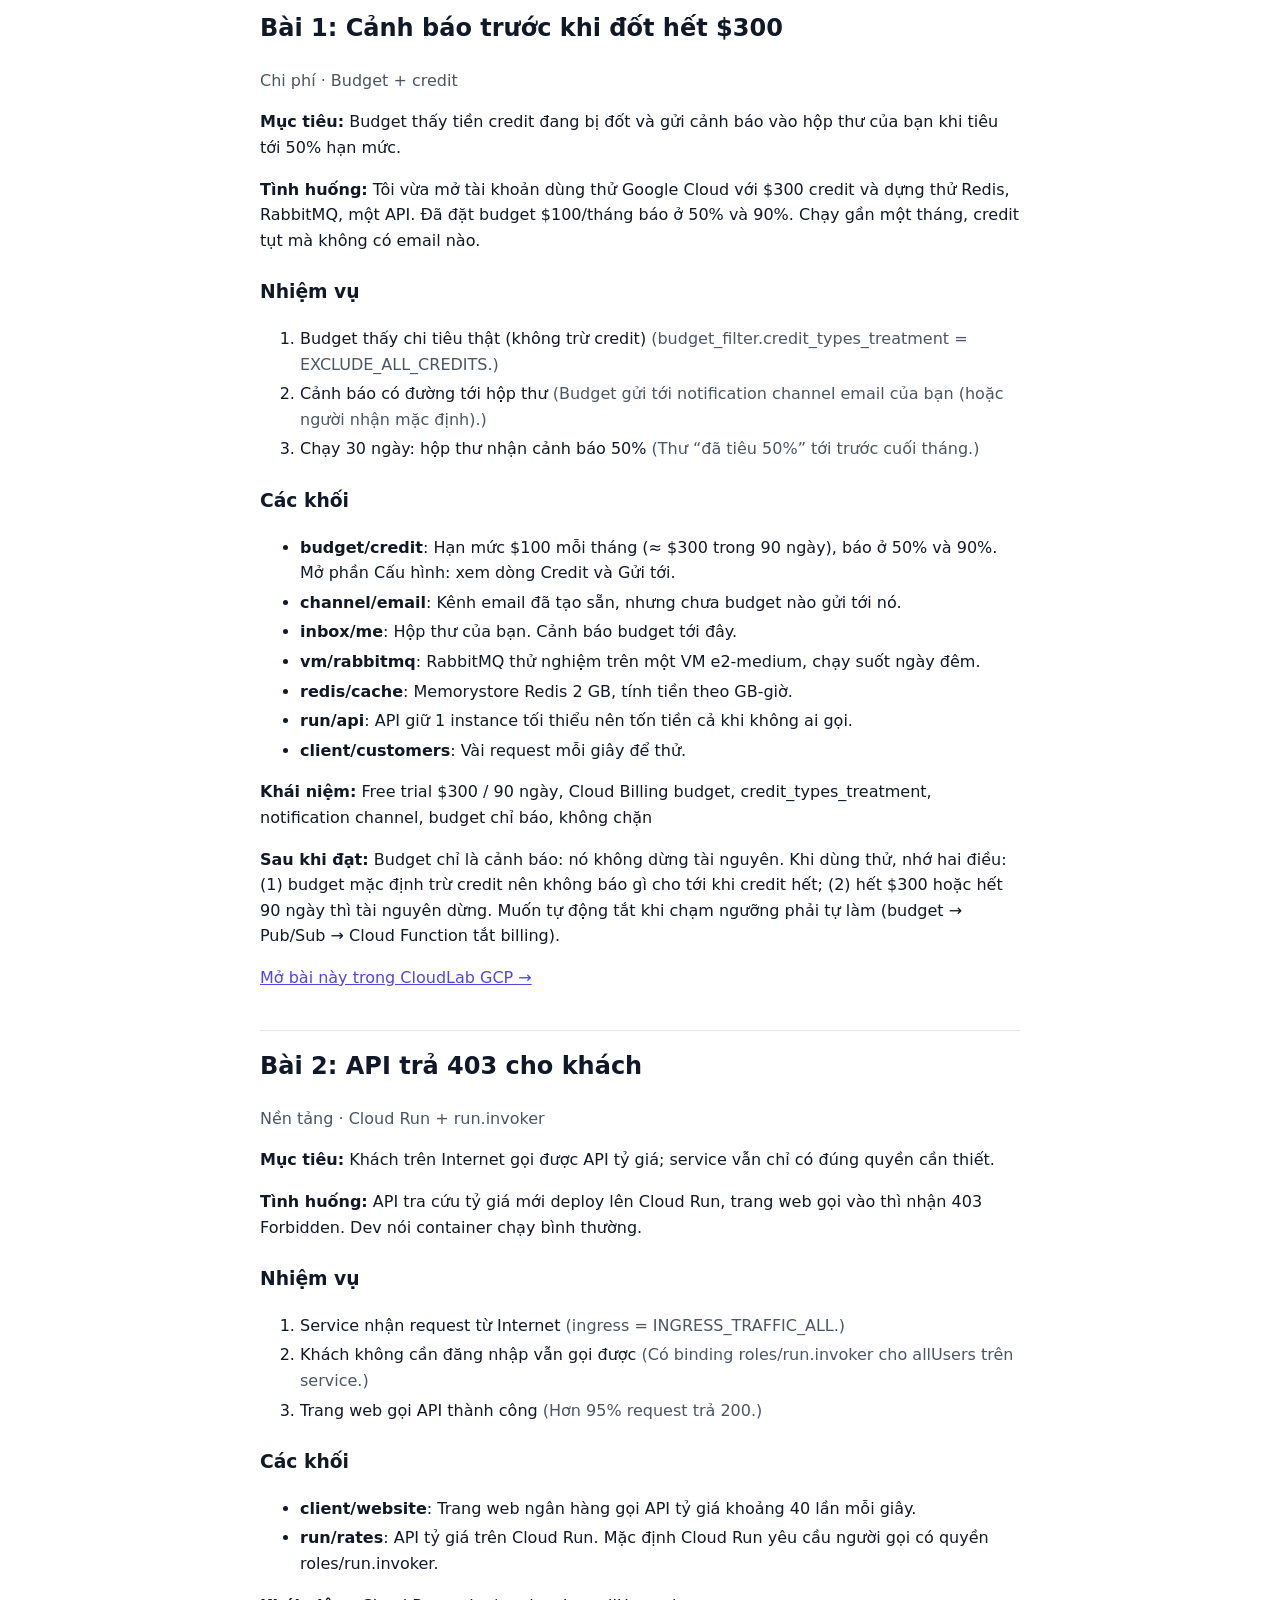
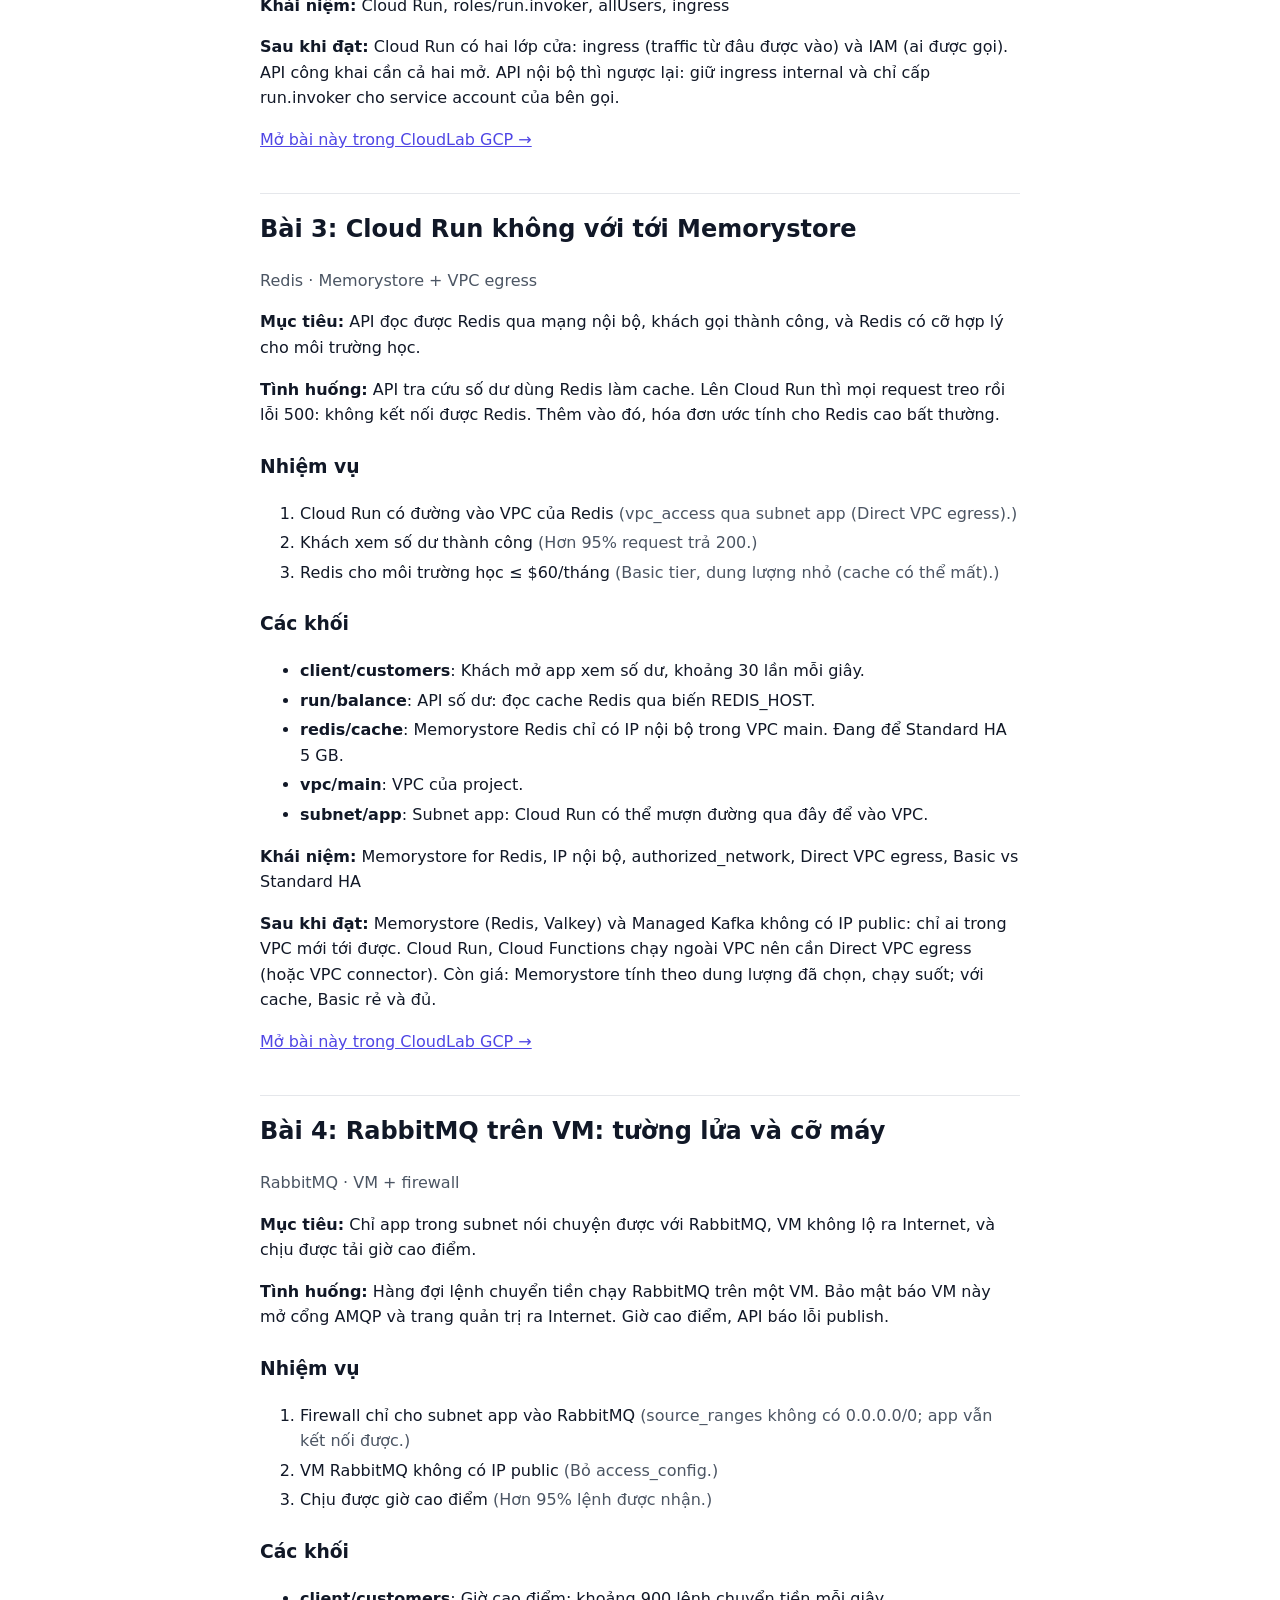
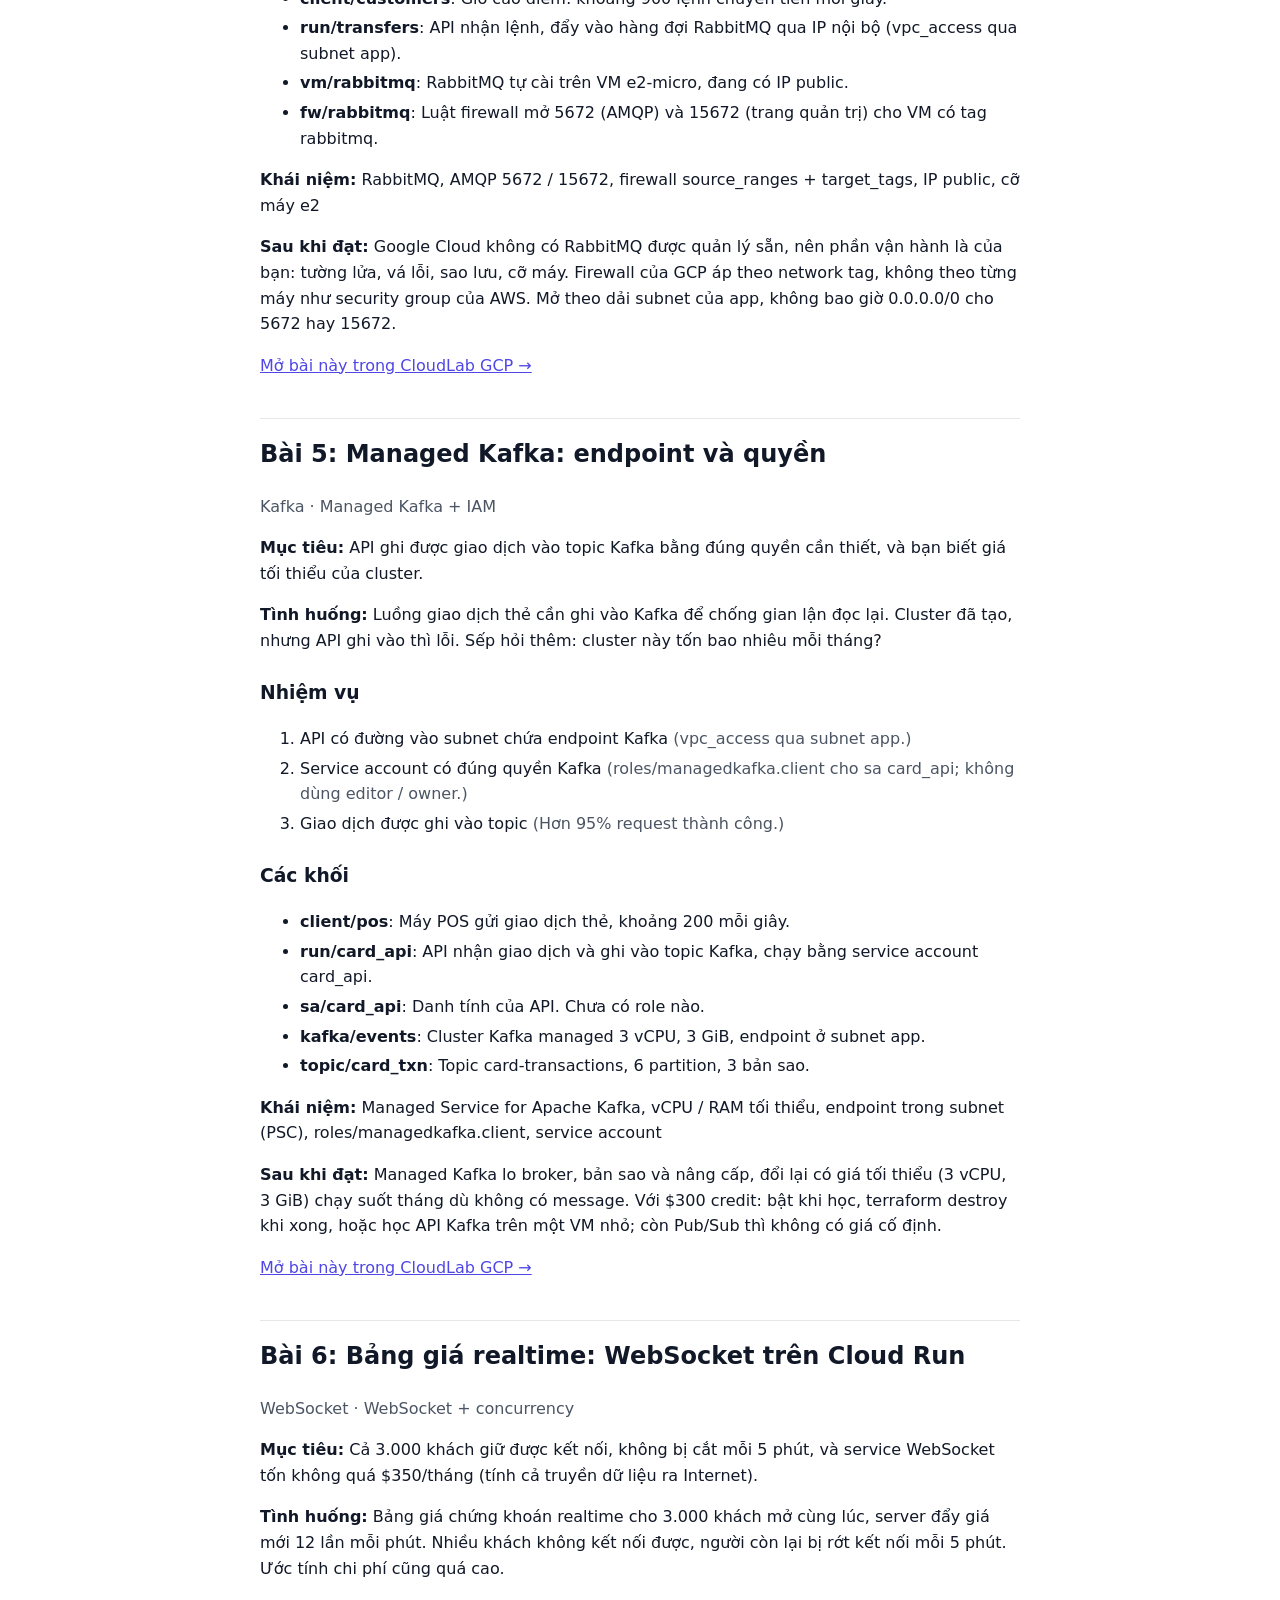
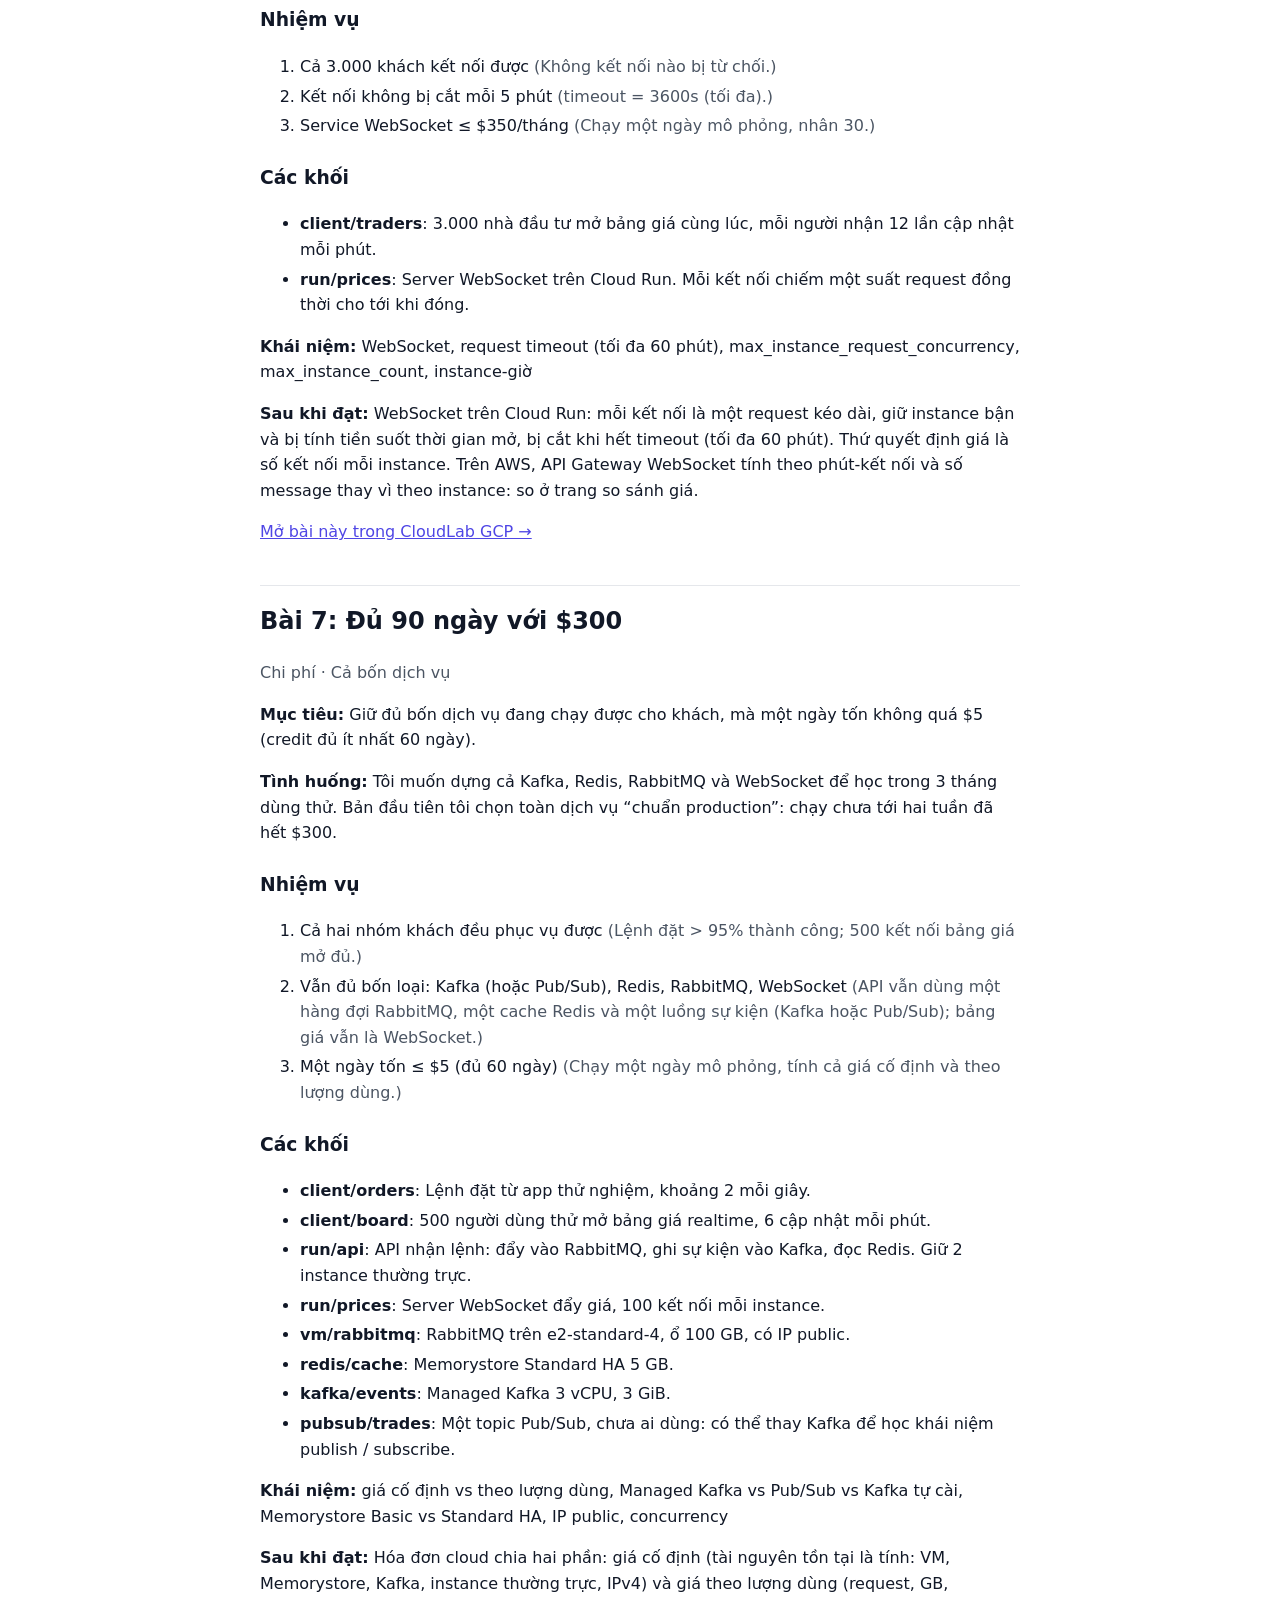
<file: gcp/learn.html>
<!doctype html><html lang="vi"><head><meta charset="utf-8"><meta name="viewport" content="width=device-width, initial-scale=1">
<title>CloudLab GCP · Nội dung bài học</title><meta name="description" content="CloudLab GCP là trang học Google Cloud chạy trong trình duyệt bằng Terraform, đặt trong bối cảnh một ngân hàng (project anphat-lab, region asia-southeast1). Người học kéo thả hoặc viết Terraform cho Cloud Run, Memorystore (Redis, Valkey), Managed Service for Apache Kafka, RabbitMQ trên VM, WebSocket trên Cloud Run, Pub/Sub; mỗi khối hiện giá niêm yết theo giờ và tháng; mô phỏng cho thấy mạng nội bộ, firewall, quyền IAM, tải và credit dùng thử $300 bị đốt nhanh thế nào. Xuất ra main.tf sạch để terraform apply. Mô phỏng chạy hoàn toàn trong trình duyệt, không gọi Google Cloud thật."><link rel="canonical" href="https://dat-2k2.github.io/cloudlab/gcp/learn.html"><link rel="alternate" type="text/markdown" href="llms-full.txt">
<script type="application/ld+json">{"@context":"https://schema.org","@type":"Course","name":"CloudLab GCP","description":"CloudLab GCP là trang học Google Cloud chạy trong trình duyệt bằng Terraform, đặt trong bối cảnh một ngân hàng (project anphat-lab, region asia-southeast1). Người học kéo thả hoặc viết Terraform cho Cloud Run, Memorystore (Redis, Valkey), Managed Service for Apache Kafka, RabbitMQ trên VM, WebSocket trên Cloud Run, Pub/Sub; mỗi khối hiện giá niêm yết theo giờ và tháng; mô phỏng cho thấy mạng nội bộ, firewall, quyền IAM, tải và credit dùng thử $300 bị đốt nhanh thế nào. Xuất ra main.tf sạch để terraform apply. Mô phỏng chạy hoàn toàn trong trình duyệt, không gọi Google Cloud thật.","inLanguage":"vi","url":"https://dat-2k2.github.io/cloudlab/gcp/","provider":{"@type":"Person","name":"Nguyen Quoc Dat","url":"https://dat-2k2.github.io/"},"hasPart":[{"@type":"LearningResource","name":"Bài 1: Cảnh báo trước khi đốt hết $300","description":"Budget thấy tiền credit đang bị đốt và gửi cảnh báo vào hộp thư của bạn khi tiêu tới 50% hạn mức.","url":"https://dat-2k2.github.io/cloudlab/gcp/learn.html#credit","teaches":"Free trial $300 / 90 ngày, Cloud Billing budget, credit_types_treatment, notification channel, budget chỉ báo, không chặn"},{"@type":"LearningResource","name":"Bài 2: API trả 403 cho khách","description":"Khách trên Internet gọi được API tỷ giá; service vẫn chỉ có đúng quyền cần thiết.","url":"https://dat-2k2.github.io/cloudlab/gcp/learn.html#public","teaches":"Cloud Run, roles/run.invoker, allUsers, ingress"},{"@type":"LearningResource","name":"Bài 3: Cloud Run không với tới Memorystore","description":"API đọc được Redis qua mạng nội bộ, khách gọi thành công, và Redis có cỡ hợp lý cho môi trường học.","url":"https://dat-2k2.github.io/cloudlab/gcp/learn.html#redis","teaches":"Memorystore for Redis, IP nội bộ, authorized_network, Direct VPC egress, Basic vs Standard HA"},{"@type":"LearningResource","name":"Bài 4: RabbitMQ trên VM: tường lửa và cỡ máy","description":"Chỉ app trong subnet nói chuyện được với RabbitMQ, VM không lộ ra Internet, và chịu được tải giờ cao điểm.","url":"https://dat-2k2.github.io/cloudlab/gcp/learn.html#rabbitmq","teaches":"RabbitMQ, AMQP 5672 / 15672, firewall source_ranges + target_tags, IP public, cỡ máy e2"},{"@type":"LearningResource","name":"Bài 5: Managed Kafka: endpoint và quyền","description":"API ghi được giao dịch vào topic Kafka bằng đúng quyền cần thiết, và bạn biết giá tối thiểu của cluster.","url":"https://dat-2k2.github.io/cloudlab/gcp/learn.html#kafka","teaches":"Managed Service for Apache Kafka, vCPU / RAM tối thiểu, endpoint trong subnet (PSC), roles/managedkafka.client, service account"},{"@type":"LearningResource","name":"Bài 6: Bảng giá realtime: WebSocket trên Cloud Run","description":"Cả 3.000 khách giữ được kết nối, không bị cắt mỗi 5 phút, và service WebSocket tốn không quá $350/tháng (tính cả truyền dữ liệu ra Internet).","url":"https://dat-2k2.github.io/cloudlab/gcp/learn.html#websocket","teaches":"WebSocket, request timeout (tối đa 60 phút), max_instance_request_concurrency, max_instance_count, instance-giờ"},{"@type":"LearningResource","name":"Bài 7: Đủ 90 ngày với $300","description":"Giữ đủ bốn dịch vụ đang chạy được cho khách, mà một ngày tốn không quá $5 (credit đủ ít nhất 60 ngày).","url":"https://dat-2k2.github.io/cloudlab/gcp/learn.html#burn","teaches":"giá cố định vs theo lượng dùng, Managed Kafka vs Pub/Sub vs Kafka tự cài, Memorystore Basic vs Standard HA, IP public, concurrency"}]}</script>
<style>:root{color-scheme:light dark;--bg:#fff;--fg:#111827;--mut:#4b5563;--line:#e5e7eb;--acc:#4f46e5}@media (prefers-color-scheme:dark){:root{--bg:#0b0d12;--fg:#e5e7eb;--mut:#9ca3af;--line:#1f2937;--acc:#818cf8}}
body{margin:0;background:var(--bg);color:var(--fg);font:16px/1.6 system-ui,sans-serif}main{max-width:760px;margin:0 auto;padding:24px 16px 64px}a{color:var(--acc)}h2{margin-top:40px;padding-top:16px;border-top:1px solid var(--line)}h3{margin-top:24px}.mut{color:var(--mut)}li{margin:4px 0}code{overflow-wrap:anywhere}table{border-collapse:collapse;width:100%}td,th{border-top:1px solid var(--line);padding:6px;text-align:left;vertical-align:top}td.n{text-align:right;font-variant-numeric:tabular-nums;white-space:nowrap}</style></head>
<body><main><p><a href="./">← Mở CloudLab GCP</a> · <a href="../pricing.html">So sánh giá</a> · <a href="../learn.html">Bài học AWS</a></p><h1>CloudLab GCP · Nội dung bài học</h1><p>CloudLab GCP là trang học Google Cloud chạy trong trình duyệt bằng Terraform, đặt trong bối cảnh một ngân hàng (project anphat-lab, region asia-southeast1). Người học kéo thả hoặc viết Terraform cho Cloud Run, Memorystore (Redis, Valkey), Managed Service for Apache Kafka, RabbitMQ trên VM, WebSocket trên Cloud Run, Pub/Sub; mỗi khối hiện giá niêm yết theo giờ và tháng; mô phỏng cho thấy mạng nội bộ, firewall, quyền IAM, tải và credit dùng thử $300 bị đốt nhanh thế nào. Xuất ra main.tf sạch để terraform apply. Mô phỏng chạy hoàn toàn trong trình duyệt, không gọi Google Cloud thật.</p>
<nav aria-label="Mục lục"><ul><li><a href="#gemini">Dùng với Gemini</a></li><li><a href="#prices">Giá niêm yết</a></li><li><a href="#credit">Bài 1: Cảnh báo trước khi đốt hết $300</a></li><li><a href="#public">Bài 2: API trả 403 cho khách</a></li><li><a href="#redis">Bài 3: Cloud Run không với tới Memorystore</a></li><li><a href="#rabbitmq">Bài 4: RabbitMQ trên VM: tường lửa và cỡ máy</a></li><li><a href="#kafka">Bài 5: Managed Kafka: endpoint và quyền</a></li><li><a href="#websocket">Bài 6: Bảng giá realtime: WebSocket trên Cloud Run</a></li><li><a href="#burn">Bài 7: Đủ 90 ngày với $300</a></li><li><a href="#components">Tài nguyên Google Cloud</a></li></ul></nav>
<section id="gemini"><h2>Dùng CloudLab GCP với Gemini: dựng hạ tầng của riêng bạn</h2>
<ol><li>Mở Gemini, dán câu lệnh mẫu bên dưới và thay phần [mô tả tình huống].</li><li>Gemini trả về một file Terraform.</li><li>Mở <a href="./#/import">CloudLab GCP → Dán template</a>, dán Terraform, bấm “Mở trong sandbox”. Xem giá trên từng khối; bấm ▶ Chạy để thấy traffic, lỗi, chi phí và credit còn lại.</li></ol>
<h3>Câu lệnh mẫu</h3><pre style="white-space:pre-wrap;overflow:auto;background:var(--line);padding:12px;border-radius:8px">Bạn là kỹ sư Google Cloud. Hãy viết Terraform (provider hashicorp/google) để tôi mở trong CloudLab GCP (https://dat-2k2.github.io/cloudlab/gcp/) và mô phỏng tình huống sau:

[mô tả tình huống của bạn, ví dụ: &quot;ngân hàng cần hàng đợi lệnh chuyển tiền bằng RabbitMQ, cache số dư bằng Redis, luồng giao dịch thẻ vào Kafka, bảng giá realtime qua WebSocket; tôi chỉ có $300 credit dùng thử trong 90 ngày&quot;]

Yêu cầu:
- Đọc hướng dẫn tại https://dat-2k2.github.io/cloudlab/gcp/learn.html#gemini (hoặc https://dat-2k2.github.io/cloudlab/gcp/llms-full.txt). Chỉ dùng các resource google_* được liệt kê ở đó; region asia-southeast1.
- Thêm resource &quot;cloudlab_client&quot; (target, rate_per_second, hoặc protocol = &quot;websocket&quot; với connections, messages_per_minute) để tôi bấm Chạy là thấy traffic, và resource &quot;cloudlab_inbox&quot; để nhận cảnh báo budget.
- App trên Cloud Run gọi Redis / Kafka / VM qua biến môi trường tham chiếu tới resource; cần vpc_access (Direct VPC egress) và service account với đúng role.
- Có google_billing_budget với budget_filter { credit_types_treatment = &quot;EXCLUDE_ALL_CREDITS&quot; } gửi tới notification channel email.
- Chỉ trả về một khối Terraform hoàn chỉnh, sau đó giải thích ngắn gọn từng resource và ước tính chi phí mỗi tháng bằng tiếng Việt cho người không chuyên kỹ thuật.</pre>
<h3>Trợ lý AI trong trình duyệt (WebMCP)</h3><p>Khi trình duyệt hỗ trợ <a href="https://github.com/webmachinelearning/webmcp">WebMCP</a>, trang tự đăng ký 16 công cụ để trợ lý AI đọc và thao tác trực tiếp: đọc trạng thái, mở bài, mở Terraform (<code>load_template</code>), thêm, nối, đổi thuộc tính, chạy mô phỏng (<code>run_simulation</code>), kiểm tra bài và xuất main.tf.</p>
<h3>Định dạng Terraform CloudLab đọc được</h3><ul><li>Terraform HCL chuẩn (provider hashicorp/google 6.x): resource &quot;loại&quot; &quot;tên&quot; { … }, block lồng nhau, tham chiếu như google_compute_network.main.id hoặc &quot;${google_redis_instance.cache.host}&quot; trong chuỗi. Mũi tên trên sơ đồ được suy ra từ các tham chiếu này.</li><li>Giữ nguyên terraform {}, provider, variable, output, data khi đọc và xuất lại; module chưa được hỗ trợ.</li><li>VM tự cài phần mềm: đặt labels = { app = &quot;rabbitmq&quot; } (hoặc redis, kafka, web) để CloudLab biết VM chạy gì và cổng nào (5672, 6379, 9092, 80).</li><li>Phần chỉ dành cho mô phỏng là resource cloudlab_client và cloudlab_inbox; tab “Cho project thật” bỏ chúng đi.</li><li>Giá niêm yết Singapore (asia-southeast1), đọc ngày 2026-10-22, chưa trừ free tier. Free trial: $300 trong 90 ngày; hết credit hoặc hết hạn thì tài nguyên dừng.</li></ul>
<p><b>Resource được hỗ trợ:</b></p><ul><li><code>google_compute_network</code> (VPC network): <span class="mut">name</span></li><li><code>google_compute_subnetwork</code> (Subnet): <span class="mut">name, ip_cidr_range, network</span></li><li><code>google_compute_firewall</code> (Firewall rule): <span class="mut">name, network, allow, source_ranges, target_tags</span></li><li><code>google_compute_instance</code> (VM (Compute Engine)): <span class="mut">name, machine_type, zone, network_interface.subnetwork, network_interface.access_config, tags, boot_disk.initialize_params.size</span></li><li><code>google_cloud_run_v2_service</code> (Cloud Run service): <span class="mut">name, template.containers.image, template.containers.resources.limits.cpu, template.containers.resources.limits.memory, template.max_instance_request_concurrency, template.scaling.min_instance_count, template.scaling.max_instance_count, template.containers.resources.cpu_idle, template.timeout, ingress, template.containers.env, template.vpc_access, template.service_account</span></li><li><code>google_cloud_run_v2_service_iam_member</code> (Quyền gọi Cloud Run): <span class="mut">name, role, member</span></li><li><code>google_service_account</code> (Service account): <span class="mut">account_id, display_name</span></li><li><code>google_project_iam_member</code> (IAM binding (project)): <span class="mut">role, member</span></li><li><code>google_redis_instance</code> (Memorystore for Redis): <span class="mut">tier, memory_size_gb, authorized_network</span></li><li><code>google_memorystore_instance</code> (Memorystore for Valkey): <span class="mut">node_type, shard_count, replica_count, desired_auto_created_endpoints.network</span></li><li><code>google_storage_bucket</code> (Cloud Storage bucket): <span class="mut">name, location, public_access_prevention</span></li><li><code>google_managed_kafka_cluster</code> (Managed Kafka cluster): <span class="mut">capacity_config.vcpu_count, capacity_config.memory_bytes, gcp_config.access_config.network_configs.subnet</span></li><li><code>google_managed_kafka_topic</code> (Kafka topic): <span class="mut">cluster, partition_count, replication_factor</span></li><li><code>google_pubsub_topic</code> (Pub/Sub topic): <span class="mut">name</span></li><li><code>google_billing_budget</code> (Budget): <span class="mut">display_name, amount.specified_amount.units, threshold_rules, budget_filter.credit_types_treatment, all_updates_rule.monitoring_notification_channels</span></li><li><code>google_monitoring_notification_channel</code> (Notification channel): <span class="mut">display_name, labels.email_address</span></li></ul>
<p><b>Biến thể trên canvas:</b></p><ul><li>RabbitMQ trên VM: <code>google_compute_instance</code></li><li>Redis tự cài trên VM: <code>google_compute_instance</code></li><li>Kafka tự cài trên VM: <code>google_compute_instance</code></li><li>WebSocket server (Cloud Run): <code>google_cloud_run_v2_service</code></li></ul>
<p><b>Resource chỉ cho mô phỏng:</b></p><ul><li><code>cloudlab_client</code> (Client / người dùng): target, protocol, rate_per_second, connections, messages_per_minute, expect</li><li><code>cloudlab_inbox</code> (Hộp thư email): address</li></ul>
<h3>Ví dụ hoàn chỉnh</h3><pre style="white-space:pre;overflow:auto;background:var(--line);padding:12px;border-radius:8px"># CloudLab GCP · sandbox · bốn dịch vụ, bản rẻ để học
terraform {
  required_providers {
    google = { source = &quot;hashicorp/google&quot;, version = &quot;~&gt; 6.0&quot; }
  }
}

provider &quot;google&quot; {
  project = var.project_id
  region  = &quot;asia-southeast1&quot;
}

variable &quot;project_id&quot; {
  type    = string
  default = &quot;anphat-lab&quot;
}

resource &quot;google_compute_network&quot; &quot;main&quot; {
  name                    = &quot;anphat-vpc&quot;
  auto_create_subnetworks = false
}

resource &quot;google_compute_subnetwork&quot; &quot;app&quot; {
  name          = &quot;app&quot;
  ip_cidr_range = &quot;10.10.0.0/24&quot;
  region        = &quot;asia-southeast1&quot;
  network       = google_compute_network.main.id
}

resource &quot;google_compute_firewall&quot; &quot;amqp_from_app&quot; {
  name          = &quot;amqp-from-app&quot;
  network       = google_compute_network.main.name
  source_ranges = [&quot;10.10.0.0/24&quot;]
  target_tags   = [&quot;rabbitmq&quot;, &quot;redis&quot;]

  allow {
    protocol = &quot;tcp&quot;
    ports    = [&quot;5672&quot;, &quot;6379&quot;]
  }
}

resource &quot;google_compute_instance&quot; &quot;rabbitmq&quot; {
  name         = &quot;rabbitmq-1&quot;
  machine_type = &quot;e2-small&quot;
  zone         = &quot;asia-southeast1-a&quot;
  tags         = [&quot;rabbitmq&quot;]
  labels       = { app = &quot;rabbitmq&quot; }
  metadata_startup_script = &lt;&lt;-EOT
    apt-get update
    apt-get install -y rabbitmq-server
  EOT

  boot_disk {
    initialize_params {
      image = &quot;debian-cloud/debian-12&quot;
      size  = 20
      type  = &quot;pd-balanced&quot;
    }
  }

  network_interface {
    subnetwork = google_compute_subnetwork.app.id
  }
}

resource &quot;google_compute_instance&quot; &quot;redis&quot; {
  name         = &quot;redis-1&quot;
  machine_type = &quot;e2-micro&quot;
  zone         = &quot;asia-southeast1-a&quot;
  tags         = [&quot;redis&quot;]
  labels       = { app = &quot;redis&quot; }

  boot_disk {
    initialize_params {
      image = &quot;debian-cloud/debian-12&quot;
      size  = 10
    }
  }

  network_interface {
    subnetwork = google_compute_subnetwork.app.id
  }
}

resource &quot;google_pubsub_topic&quot; &quot;trades&quot; {
  name = &quot;trades&quot;
}

resource &quot;google_service_account&quot; &quot;api&quot; {
  account_id   = &quot;api&quot;
  display_name = &quot;api&quot;
}

resource &quot;google_project_iam_member&quot; &quot;api_pubsub&quot; {
  project = &quot;anphat-lab&quot;
  role    = &quot;roles/pubsub.publisher&quot;
  member  = &quot;serviceAccount:${google_service_account.api.email}&quot;
}

resource &quot;google_cloud_run_v2_service&quot; &quot;api&quot; {
  name                = &quot;api&quot;
  location            = &quot;asia-southeast1&quot;
  ingress             = &quot;INGRESS_TRAFFIC_ALL&quot;
  deletion_protection = false

  template {
    service_account                  = google_service_account.api.email
    max_instance_request_concurrency = 80
    timeout                          = &quot;300s&quot;

    scaling {
      min_instance_count = 0
      max_instance_count = 20
    }

    containers {
      image = &quot;asia-southeast1-docker.pkg.dev/anphat-lab/app/api:1.0&quot;

      resources {
        limits = { cpu = &quot;1&quot;, memory = &quot;512Mi&quot; }
      }

      env {
        name  = &quot;AMQP_URL&quot;
        value = &quot;amqp://${google_compute_instance.rabbitmq.network_interface[0].network_ip}:5672&quot;
      }

      env {
        name  = &quot;REDIS_HOST&quot;
        value = &quot;${google_compute_instance.redis.network_interface[0].network_ip}&quot;
      }

      env {
        name  = &quot;PUBSUB_TOPIC&quot;
        value = &quot;${google_pubsub_topic.trades.id}&quot;
      }
    }

    vpc_access {
      egress = &quot;PRIVATE_RANGES_ONLY&quot;

      network_interfaces {
        network    = google_compute_network.main.id
        subnetwork = google_compute_subnetwork.app.id
      }
    }
  }
}

resource &quot;google_cloud_run_v2_service_iam_member&quot; &quot;public&quot; {
  name     = google_cloud_run_v2_service.api.name
  location = &quot;asia-southeast1&quot;
  role     = &quot;roles/run.invoker&quot;
  member   = &quot;allUsers&quot;
}

resource &quot;google_cloud_run_v2_service&quot; &quot;prices&quot; {
  name                = &quot;prices&quot;
  location            = &quot;asia-southeast1&quot;
  ingress             = &quot;INGRESS_TRAFFIC_ALL&quot;
  deletion_protection = false
  labels              = { protocol = &quot;websocket&quot; }

  template {
    max_instance_request_concurrency = 1000
    timeout                          = &quot;3600s&quot;

    scaling {
      min_instance_count = 0
      max_instance_count = 5
    }

    containers {
      image = &quot;asia-southeast1-docker.pkg.dev/anphat-lab/app/prices:1.0&quot;

      resources {
        limits = { cpu = &quot;1&quot;, memory = &quot;512Mi&quot; }
      }

      env {
        name  = &quot;REDIS_HOST&quot;
        value = &quot;${google_compute_instance.redis.network_interface[0].network_ip}&quot;
      }
    }

    vpc_access {
      egress = &quot;PRIVATE_RANGES_ONLY&quot;

      network_interfaces {
        network    = google_compute_network.main.id
        subnetwork = google_compute_subnetwork.app.id
      }
    }
  }
}

resource &quot;google_cloud_run_v2_service_iam_member&quot; &quot;prices_public&quot; {
  name     = google_cloud_run_v2_service.prices.name
  location = &quot;asia-southeast1&quot;
  role     = &quot;roles/run.invoker&quot;
  member   = &quot;allUsers&quot;
}

resource &quot;cloudlab_client&quot; &quot;orders&quot; {
  target = google_cloud_run_v2_service.api.uri
  rate_per_second = 30
}

resource &quot;cloudlab_client&quot; &quot;board&quot; {
  target = google_cloud_run_v2_service.prices.uri
  protocol            = &quot;websocket&quot;
  connections         = 2000
  messages_per_minute = 12
}</pre></section>
<section id="prices"><h2>Giá niêm yết một số cấu hình</h2><p class="mut">asia-southeast1 · đọc ngày 2026-10-22 · chưa trừ free tier. Bảng so sánh đầy đủ với AWS và tự cài: <a href="../pricing.html">So sánh giá</a>.</p>
<table><thead><tr><th>Cấu hình</th><th>USD / giờ</th><th>USD / tháng (730 giờ)</th></tr></thead><tbody><tr><td>VM e2-micro (20 GB balanced, không IP public)</td><td class="n">$0.0133</td><td class="n">$9.74</td></tr><tr><td>VM e2-small (20 GB, không IP public)</td><td class="n">$0.0237</td><td class="n">$17.29</td></tr><tr><td>Memorystore for Redis Basic 1 GB</td><td class="n">$0.0650</td><td class="n">$47.45</td></tr><tr><td>Memorystore for Redis Standard HA 5 GB</td><td class="n">$0.3750</td><td class="n">$274</td></tr><tr><td>Memorystore for Valkey 1 node shared-core-nano</td><td class="n">$0.0392</td><td class="n">$28.62</td></tr><tr><td>Managed Kafka 3 vCPU / 3 GiB (tối thiểu)</td><td class="n">$0.3084</td><td class="n">$225</td></tr><tr><td>Cloud Run 1 instance thường trực (min 1, request-based, lúc rảnh)</td><td class="n">$0.0189</td><td class="n">$13.80</td></tr></tbody></table></section>
<article id="credit"><h2>Bài 1: Cảnh báo trước khi đốt hết $300</h2><p class="mut">Chi phí · Budget + credit</p>
<p><b>Mục tiêu:</b> Budget thấy tiền credit đang bị đốt và gửi cảnh báo vào hộp thư của bạn khi tiêu tới 50% hạn mức.</p><p><b>Tình huống:</b> Tôi vừa mở tài khoản dùng thử Google Cloud với $300 credit và dựng thử Redis, RabbitMQ, một API. Đã đặt budget $100/tháng báo ở 50% và 90%. Chạy gần một tháng, credit tụt mà không có email nào.</p>
<h3>Nhiệm vụ</h3><ol><li>Budget thấy chi tiêu thật (không trừ credit) <span class="mut">(budget_filter.credit_types_treatment = EXCLUDE_ALL_CREDITS.)</span></li><li>Cảnh báo có đường tới hộp thư <span class="mut">(Budget gửi tới notification channel email của bạn (hoặc người nhận mặc định).)</span></li><li>Chạy 30 ngày: hộp thư nhận cảnh báo 50% <span class="mut">(Thư “đã tiêu 50%” tới trước cuối tháng.)</span></li></ol>
<h3>Các khối</h3><ul><li><b>budget/credit</b>: Hạn mức $100 mỗi tháng (≈ $300 trong 90 ngày), báo ở 50% và 90%. Mở phần Cấu hình: xem dòng Credit và Gửi tới.</li><li><b>channel/email</b>: Kênh email đã tạo sẵn, nhưng chưa budget nào gửi tới nó.</li><li><b>inbox/me</b>: Hộp thư của bạn. Cảnh báo budget tới đây.</li><li><b>vm/rabbitmq</b>: RabbitMQ thử nghiệm trên một VM e2-medium, chạy suốt ngày đêm.</li><li><b>redis/cache</b>: Memorystore Redis 2 GB, tính tiền theo GB-giờ.</li><li><b>run/api</b>: API giữ 1 instance tối thiểu nên tốn tiền cả khi không ai gọi.</li><li><b>client/customers</b>: Vài request mỗi giây để thử.</li></ul>
<p><b>Khái niệm:</b> Free trial $300 / 90 ngày, Cloud Billing budget, credit_types_treatment, notification channel, budget chỉ báo, không chặn</p><p><b>Sau khi đạt:</b> Budget chỉ là cảnh báo: nó không dừng tài nguyên. Khi dùng thử, nhớ hai điều: (1) budget mặc định trừ credit nên không báo gì cho tới khi credit hết; (2) hết $300 hoặc hết 90 ngày thì tài nguyên dừng. Muốn tự động tắt khi chạm ngưỡng phải tự làm (budget → Pub/Sub → Cloud Function tắt billing).</p>
<p><a href="./#/lesson/credit">Mở bài này trong CloudLab GCP →</a></p></article>
<article id="public"><h2>Bài 2: API trả 403 cho khách</h2><p class="mut">Nền tảng · Cloud Run + run.invoker</p>
<p><b>Mục tiêu:</b> Khách trên Internet gọi được API tỷ giá; service vẫn chỉ có đúng quyền cần thiết.</p><p><b>Tình huống:</b> API tra cứu tỷ giá mới deploy lên Cloud Run, trang web gọi vào thì nhận 403 Forbidden. Dev nói container chạy bình thường.</p>
<h3>Nhiệm vụ</h3><ol><li>Service nhận request từ Internet <span class="mut">(ingress = INGRESS_TRAFFIC_ALL.)</span></li><li>Khách không cần đăng nhập vẫn gọi được <span class="mut">(Có binding roles/run.invoker cho allUsers trên service.)</span></li><li>Trang web gọi API thành công <span class="mut">(Hơn 95% request trả 200.)</span></li></ol>
<h3>Các khối</h3><ul><li><b>client/website</b>: Trang web ngân hàng gọi API tỷ giá khoảng 40 lần mỗi giây.</li><li><b>run/rates</b>: API tỷ giá trên Cloud Run. Mặc định Cloud Run yêu cầu người gọi có quyền roles/run.invoker.</li></ul>
<p><b>Khái niệm:</b> Cloud Run, roles/run.invoker, allUsers, ingress</p><p><b>Sau khi đạt:</b> Cloud Run có hai lớp cửa: ingress (traffic từ đâu được vào) và IAM (ai được gọi). API công khai cần cả hai mở. API nội bộ thì ngược lại: giữ ingress internal và chỉ cấp run.invoker cho service account của bên gọi.</p>
<p><a href="./#/lesson/public">Mở bài này trong CloudLab GCP →</a></p></article>
<article id="redis"><h2>Bài 3: Cloud Run không với tới Memorystore</h2><p class="mut">Redis · Memorystore + VPC egress</p>
<p><b>Mục tiêu:</b> API đọc được Redis qua mạng nội bộ, khách gọi thành công, và Redis có cỡ hợp lý cho môi trường học.</p><p><b>Tình huống:</b> API tra cứu số dư dùng Redis làm cache. Lên Cloud Run thì mọi request treo rồi lỗi 500: không kết nối được Redis. Thêm vào đó, hóa đơn ước tính cho Redis cao bất thường.</p>
<h3>Nhiệm vụ</h3><ol><li>Cloud Run có đường vào VPC của Redis <span class="mut">(vpc_access qua subnet app (Direct VPC egress).)</span></li><li>Khách xem số dư thành công <span class="mut">(Hơn 95% request trả 200.)</span></li><li>Redis cho môi trường học ≤ $60/tháng <span class="mut">(Basic tier, dung lượng nhỏ (cache có thể mất).)</span></li></ol>
<h3>Các khối</h3><ul><li><b>client/customers</b>: Khách mở app xem số dư, khoảng 30 lần mỗi giây.</li><li><b>run/balance</b>: API số dư: đọc cache Redis qua biến REDIS_HOST.</li><li><b>redis/cache</b>: Memorystore Redis chỉ có IP nội bộ trong VPC main. Đang để Standard HA 5 GB.</li><li><b>vpc/main</b>: VPC của project.</li><li><b>subnet/app</b>: Subnet app: Cloud Run có thể mượn đường qua đây để vào VPC.</li></ul>
<p><b>Khái niệm:</b> Memorystore for Redis, IP nội bộ, authorized_network, Direct VPC egress, Basic vs Standard HA</p><p><b>Sau khi đạt:</b> Memorystore (Redis, Valkey) và Managed Kafka không có IP public: chỉ ai trong VPC mới tới được. Cloud Run, Cloud Functions chạy ngoài VPC nên cần Direct VPC egress (hoặc VPC connector). Còn giá: Memorystore tính theo dung lượng đã chọn, chạy suốt; với cache, Basic rẻ và đủ.</p>
<p><a href="./#/lesson/redis">Mở bài này trong CloudLab GCP →</a></p></article>
<article id="rabbitmq"><h2>Bài 4: RabbitMQ trên VM: tường lửa và cỡ máy</h2><p class="mut">RabbitMQ · VM + firewall</p>
<p><b>Mục tiêu:</b> Chỉ app trong subnet nói chuyện được với RabbitMQ, VM không lộ ra Internet, và chịu được tải giờ cao điểm.</p><p><b>Tình huống:</b> Hàng đợi lệnh chuyển tiền chạy RabbitMQ trên một VM. Bảo mật báo VM này mở cổng AMQP và trang quản trị ra Internet. Giờ cao điểm, API báo lỗi publish.</p>
<h3>Nhiệm vụ</h3><ol><li>Firewall chỉ cho subnet app vào RabbitMQ <span class="mut">(source_ranges không có 0.0.0.0/0; app vẫn kết nối được.)</span></li><li>VM RabbitMQ không có IP public <span class="mut">(Bỏ access_config.)</span></li><li>Chịu được giờ cao điểm <span class="mut">(Hơn 95% lệnh được nhận.)</span></li></ol>
<h3>Các khối</h3><ul><li><b>client/customers</b>: Giờ cao điểm: khoảng 900 lệnh chuyển tiền mỗi giây.</li><li><b>run/transfers</b>: API nhận lệnh, đẩy vào hàng đợi RabbitMQ qua IP nội bộ (vpc_access qua subnet app).</li><li><b>vm/rabbitmq</b>: RabbitMQ tự cài trên VM e2-micro, đang có IP public.</li><li><b>fw/rabbitmq</b>: Luật firewall mở 5672 (AMQP) và 15672 (trang quản trị) cho VM có tag rabbitmq.</li></ul>
<p><b>Khái niệm:</b> RabbitMQ, AMQP 5672 / 15672, firewall source_ranges + target_tags, IP public, cỡ máy e2</p><p><b>Sau khi đạt:</b> Google Cloud không có RabbitMQ được quản lý sẵn, nên phần vận hành là của bạn: tường lửa, vá lỗi, sao lưu, cỡ máy. Firewall của GCP áp theo network tag, không theo từng máy như security group của AWS. Mở theo dải subnet của app, không bao giờ 0.0.0.0/0 cho 5672 hay 15672.</p>
<p><a href="./#/lesson/rabbitmq">Mở bài này trong CloudLab GCP →</a></p></article>
<article id="kafka"><h2>Bài 5: Managed Kafka: endpoint và quyền</h2><p class="mut">Kafka · Managed Kafka + IAM</p>
<p><b>Mục tiêu:</b> API ghi được giao dịch vào topic Kafka bằng đúng quyền cần thiết, và bạn biết giá tối thiểu của cluster.</p><p><b>Tình huống:</b> Luồng giao dịch thẻ cần ghi vào Kafka để chống gian lận đọc lại. Cluster đã tạo, nhưng API ghi vào thì lỗi. Sếp hỏi thêm: cluster này tốn bao nhiêu mỗi tháng?</p>
<h3>Nhiệm vụ</h3><ol><li>API có đường vào subnet chứa endpoint Kafka <span class="mut">(vpc_access qua subnet app.)</span></li><li>Service account có đúng quyền Kafka <span class="mut">(roles/managedkafka.client cho sa card_api; không dùng editor / owner.)</span></li><li>Giao dịch được ghi vào topic <span class="mut">(Hơn 95% request thành công.)</span></li></ol>
<h3>Các khối</h3><ul><li><b>client/pos</b>: Máy POS gửi giao dịch thẻ, khoảng 200 mỗi giây.</li><li><b>run/card_api</b>: API nhận giao dịch và ghi vào topic Kafka, chạy bằng service account card_api.</li><li><b>sa/card_api</b>: Danh tính của API. Chưa có role nào.</li><li><b>kafka/events</b>: Cluster Kafka managed 3 vCPU, 3 GiB, endpoint ở subnet app.</li><li><b>topic/card_txn</b>: Topic card-transactions, 6 partition, 3 bản sao.</li></ul>
<p><b>Khái niệm:</b> Managed Service for Apache Kafka, vCPU / RAM tối thiểu, endpoint trong subnet (PSC), roles/managedkafka.client, service account</p><p><b>Sau khi đạt:</b> Managed Kafka lo broker, bản sao và nâng cấp, đổi lại có giá tối thiểu (3 vCPU, 3 GiB) chạy suốt tháng dù không có message. Với $300 credit: bật khi học, terraform destroy khi xong, hoặc học API Kafka trên một VM nhỏ; còn Pub/Sub thì không có giá cố định.</p>
<p><a href="./#/lesson/kafka">Mở bài này trong CloudLab GCP →</a></p></article>
<article id="websocket"><h2>Bài 6: Bảng giá realtime: WebSocket trên Cloud Run</h2><p class="mut">WebSocket · WebSocket + concurrency</p>
<p><b>Mục tiêu:</b> Cả 3.000 khách giữ được kết nối, không bị cắt mỗi 5 phút, và service WebSocket tốn không quá $350/tháng (tính cả truyền dữ liệu ra Internet).</p><p><b>Tình huống:</b> Bảng giá chứng khoán realtime cho 3.000 khách mở cùng lúc, server đẩy giá mới 12 lần mỗi phút. Nhiều khách không kết nối được, người còn lại bị rớt kết nối mỗi 5 phút. Ước tính chi phí cũng quá cao.</p>
<h3>Nhiệm vụ</h3><ol><li>Cả 3.000 khách kết nối được <span class="mut">(Không kết nối nào bị từ chối.)</span></li><li>Kết nối không bị cắt mỗi 5 phút <span class="mut">(timeout = 3600s (tối đa).)</span></li><li>Service WebSocket ≤ $350/tháng <span class="mut">(Chạy một ngày mô phỏng, nhân 30.)</span></li></ol>
<h3>Các khối</h3><ul><li><b>client/traders</b>: 3.000 nhà đầu tư mở bảng giá cùng lúc, mỗi người nhận 12 lần cập nhật mỗi phút.</li><li><b>run/prices</b>: Server WebSocket trên Cloud Run. Mỗi kết nối chiếm một suất request đồng thời cho tới khi đóng.</li></ul>
<p><b>Khái niệm:</b> WebSocket, request timeout (tối đa 60 phút), max_instance_request_concurrency, max_instance_count, instance-giờ</p><p><b>Sau khi đạt:</b> WebSocket trên Cloud Run: mỗi kết nối là một request kéo dài, giữ instance bận và bị tính tiền suốt thời gian mở, bị cắt khi hết timeout (tối đa 60 phút). Thứ quyết định giá là số kết nối mỗi instance. Trên AWS, API Gateway WebSocket tính theo phút-kết nối và số message thay vì theo instance: so ở trang so sánh giá.</p>
<p><a href="./#/lesson/websocket">Mở bài này trong CloudLab GCP →</a></p></article>
<article id="burn"><h2>Bài 7: Đủ 90 ngày với $300</h2><p class="mut">Chi phí · Cả bốn dịch vụ</p>
<p><b>Mục tiêu:</b> Giữ đủ bốn dịch vụ đang chạy được cho khách, mà một ngày tốn không quá $5 (credit đủ ít nhất 60 ngày).</p><p><b>Tình huống:</b> Tôi muốn dựng cả Kafka, Redis, RabbitMQ và WebSocket để học trong 3 tháng dùng thử. Bản đầu tiên tôi chọn toàn dịch vụ “chuẩn production”: chạy chưa tới hai tuần đã hết $300.</p>
<h3>Nhiệm vụ</h3><ol><li>Cả hai nhóm khách đều phục vụ được <span class="mut">(Lệnh đặt &gt; 95% thành công; 500 kết nối bảng giá mở đủ.)</span></li><li>Vẫn đủ bốn loại: Kafka (hoặc Pub/Sub), Redis, RabbitMQ, WebSocket <span class="mut">(API vẫn dùng một hàng đợi RabbitMQ, một cache Redis và một luồng sự kiện (Kafka hoặc Pub/Sub); bảng giá vẫn là WebSocket.)</span></li><li>Một ngày tốn ≤ $5 (đủ 60 ngày) <span class="mut">(Chạy một ngày mô phỏng, tính cả giá cố định và theo lượng dùng.)</span></li></ol>
<h3>Các khối</h3><ul><li><b>client/orders</b>: Lệnh đặt từ app thử nghiệm, khoảng 2 mỗi giây.</li><li><b>client/board</b>: 500 người dùng thử mở bảng giá realtime, 6 cập nhật mỗi phút.</li><li><b>run/api</b>: API nhận lệnh: đẩy vào RabbitMQ, ghi sự kiện vào Kafka, đọc Redis. Giữ 2 instance thường trực.</li><li><b>run/prices</b>: Server WebSocket đẩy giá, 100 kết nối mỗi instance.</li><li><b>vm/rabbitmq</b>: RabbitMQ trên e2-standard-4, ổ 100 GB, có IP public.</li><li><b>redis/cache</b>: Memorystore Standard HA 5 GB.</li><li><b>kafka/events</b>: Managed Kafka 3 vCPU, 3 GiB.</li><li><b>pubsub/trades</b>: Một topic Pub/Sub, chưa ai dùng: có thể thay Kafka để học khái niệm publish / subscribe.</li></ul>
<p><b>Khái niệm:</b> giá cố định vs theo lượng dùng, Managed Kafka vs Pub/Sub vs Kafka tự cài, Memorystore Basic vs Standard HA, IP public, concurrency</p><p><b>Sau khi đạt:</b> Hóa đơn cloud chia hai phần: giá cố định (tài nguyên tồn tại là tính: VM, Memorystore, Kafka, instance thường trực, IPv4) và giá theo lượng dùng (request, GB, message). Khi học bằng credit, cắt phần cố định trước. Muốn đủ cả 90 ngày ($3,30/ngày) thì còn phải cắt nữa: Redis tự cài trên e2-micro thay Memorystore, hoặc chỉ bật Kafka / WebSocket vào buổi học rồi terraform destroy.</p>
<p><a href="./#/lesson/burn">Mở bài này trong CloudLab GCP →</a></p></article>
<section id="components"><h2>Tài nguyên Google Cloud, giải thích bằng ví dụ ngân hàng</h2><h3 id="c-google-compute-network">VPC network <span class="mut">google_compute_network</span></h3><p>Như mạng nội bộ của cả ngân hàng: mọi chi nhánh (subnet) nối chung một đường truyền riêng, không đi qua Internet.</p><p class="mut">Mạng riêng của project. Khác AWS: VPC của Google là toàn cầu, subnet mới theo region. Đặt auto_create_subnetworks = false để tự chia subnet.</p><h3 id="c-google-compute-subnetwork">Subnet <span class="mut">google_compute_subnetwork</span></h3><p>Như một chi nhánh trong mạng nội bộ: có dải địa chỉ riêng ở một thành phố (region).</p><p class="mut">Dải IP trong một region. VM, endpoint Kafka và đường ra VPC của Cloud Run (Direct VPC egress) đều lấy IP từ subnet.</p><h3 id="c-google-compute-firewall">Firewall rule <span class="mut">google_compute_firewall</span></h3><p>Như bảo vệ ở cổng tòa nhà, giữ danh sách: cổng nào mở, cho ai vào, áp cho phòng nào (network tag).</p><p class="mut">Luật tường lửa của cả VPC. Mặc định chặn mọi traffic vào. Một luật INGRESS mở cổng cho nguồn (source_ranges) tới các VM có network tag trùng target_tags; bỏ target_tags là mở cho mọi VM.</p><h3 id="c-google-compute-instance">VM (Compute Engine) <span class="mut">google_compute_instance</span></h3><p>Như thuê nguyên một phòng làm việc theo giờ: có người hay không vẫn trả tiền phòng.</p><p class="mut">Máy ảo chạy liên tục, tính tiền theo giây dù có request hay không. Muốn nhận traffic Internet phải có IP public (access_config) và firewall mở cổng cho tag của VM.</p><h3 id="c-google-cloud-run-v2-service">Cloud Run service <span class="mut">google_cloud_run_v2_service</span></h3><p>Như quầy giao dịch tự mở thêm khi đông khách và đóng hết khi vắng: chỉ trả lương cho giờ quầy đang phục vụ.</p><p class="mut">Chạy container theo request, tự thêm bớt instance, về 0 khi không ai gọi. Tính tiền theo vCPU-giây và GiB-giây khi đang xử lý request, cộng số request. Mặc định không ai gọi được: phải cấp roles/run.invoker cho allUsers mới công khai.</p><h3 id="c-google-cloud-run-v2-service-iam-member">Quyền gọi Cloud Run <span class="mut">google_cloud_run_v2_service_iam_member</span></h3><p>Như tấm biển “mời vào” ở cửa quầy: không có biển thì quầy mở mà khách vẫn bị bảo vệ chặn lại.</p><p class="mut">Ai được gọi service. member = &quot;allUsers&quot; với role roles/run.invoker là công khai cho cả Internet (cần cho web, API, WebSocket công khai).</p><h3 id="c-google-service-account">Service account <span class="mut">google_service_account</span></h3><p>Như thẻ nhân viên của một phần mềm: hệ thống nhìn thẻ để biết phần mềm này được làm gì.</p><p class="mut">Danh tính của app (giống IAM role của AWS). Cloud Run chạy bằng service account này; quyền đến từ các IAM binding gán role cho nó.</p><h3 id="c-google-project-iam-member">IAM binding (project) <span class="mut">google_project_iam_member</span></h3><p>Như quyết định phân quyền: ghi rõ thẻ nhân viên nào được vào kho nào. Ghi “toàn quyền” cho tiện là rủi ro.</p><p class="mut">Gán một role cho một member trên cả project. roles/editor hay roles/owner cho app là quá rộng: chỉ gán đúng role app cần.</p><h3 id="c-google-redis-instance">Memorystore for Redis <span class="mut">google_redis_instance</span></h3><p>Như bảng tỷ giá dán ở quầy: giao dịch viên nhìn bảng thay vì gọi về hội sở mỗi lần, nhanh hơn và hội sở đỡ tải.</p><p class="mut">Redis do Google quản lý, chỉ có IP nội bộ trong VPC được chỉ định (authorized_network). Basic: một node, mất node là mất cache. Standard HA: có bản sao ở zone khác, giá cao hơn. Tính theo GB-giờ của dung lượng đã chọn.</p><h3 id="c-google-memorystore-instance">Memorystore for Valkey <span class="mut">google_memorystore_instance</span></h3><p>Như bảng tra nhanh, nhưng thuê theo từng tấm bảng (node): bảng nhỏ nhất rất rẻ.</p><p class="mut">Valkey (bản mã nguồn mở tách từ Redis) do Google quản lý, tính theo node-giờ. Kết nối qua Private Service Connect trong VPC bạn chỉ định.</p><h3 id="c-google-storage-bucket">Cloud Storage bucket <span class="mut">google_storage_bucket</span></h3><p>Như kho lưu trữ hồ sơ: trả tiền theo số kệ đang dùng.</p><p class="mut">Kho object (file). Tính theo GB lưu mỗi tháng và số thao tác. public_access_prevention = &quot;enforced&quot; chặn mọi cách làm bucket công khai.</p><h3 id="c-google-managed-kafka-cluster">Managed Kafka cluster <span class="mut">google_managed_kafka_cluster</span></h3><p>Như sổ cái giao dịch ghi liên tục, nhiều phòng ban cùng đọc lại được, có bản sao ở 3 nơi. Thuê cả bộ máy ghi sổ theo giờ, kể cả lúc không có giao dịch.</p><p class="mut">Apache Kafka do Google vận hành (Managed Service for Apache Kafka). Bạn chọn số vCPU và RAM của cả cluster; Google lo broker, bản sao và nâng cấp. Client kết nối qua endpoint trong subnet bạn chỉ định và xác thực bằng IAM (roles/managedkafka.client). Tính theo vCPU-giờ + GiB-giờ + ổ đĩa, kể cả khi không có message.</p><h3 id="c-google-managed-kafka-topic">Kafka topic <span class="mut">google_managed_kafka_topic</span></h3><p>Như một cuốn sổ trong sổ cái, chia thành nhiều quyển (partition) để nhiều người ghi và đọc song song.</p><p class="mut">Một luồng message trong cluster. partition_count quyết định bao nhiêu consumer đọc song song; replication_factor 3 = mỗi message có 3 bản ở 3 zone.</p><h3 id="c-google-pubsub-topic">Pub/Sub topic <span class="mut">google_pubsub_topic</span></h3><p>Như dịch vụ chuyển phát: không thuê bưu cục riêng, gửi bao nhiêu trả bấy nhiêu.</p><p class="mut">Hàng đợi / phát tin không cần máy chủ của Google: không có giá cố định, trả theo dung lượng message (mỗi lần publish tính tối thiểu 1 KB). Hợp khi lưu lượng nhỏ hoặc thất thường; Kafka hợp khi cần giữ lại và đọc lại luồng sự kiện.</p><h3 id="c-google-billing-budget">Budget <span class="mut">google_billing_budget</span></h3><p>Như hạn mức chi tiêu thẻ công ty có tin nhắn báo khi tiêu tới 50%, 90%: chỉ báo, không khóa thẻ.</p><p class="mut">Theo dõi chi tiêu của billing account và gửi cảnh báo khi vượt các ngưỡng %. Budget chỉ báo, không tự dừng chi tiêu. Mặc định chi tiêu được trừ credit (INCLUDE_ALL_CREDITS): trong thời gian dùng thử, credit trả hết nên budget thấy $0 và không báo.</p><h3 id="c-google-monitoring-notification-channel">Notification channel <span class="mut">google_monitoring_notification_channel</span></h3><p>Như số điện thoại đăng ký nhận tin nhắn biến động số dư.</p><p class="mut">Nơi nhận cảnh báo (email, SMS, Slack…). Budget và alert policy gửi tới đây.</p><h3 id="c-google-compute-instance-rabbitmq">RabbitMQ trên VM <span class="mut">google_compute_instance</span></h3><p>Như phòng văn thư tự lập để nhận và chuyển công văn giữa các phòng ban: rẻ, nhưng bạn tự thuê người trực, tự lo khi phòng mất điện.</p><p class="mut">Google Cloud không có RabbitMQ được quản lý sẵn, nên tự chạy RabbitMQ trên một VM (hoặc mua qua Marketplace / CloudAMQP). Bạn trả tiền VM + ổ đĩa, và tự lo cập nhật, sao lưu. Cổng 5672 (AMQP), 15672 (trang quản trị).</p><h3 id="c-google-compute-instance-redis">Redis tự cài trên VM <span class="mut">google_compute_instance</span></h3><p>Như tự đặt một tủ hồ sơ tra nhanh ở sảnh: rẻ, nhưng hỏng tủ thì không ai thay giúp.</p><p class="mut">Redis tự chạy trên VM: rẻ hơn Memorystore ở cỡ nhỏ, nhưng không có failover, backup hay vá lỗi tự động.</p><h3 id="c-google-compute-instance-kafka">Kafka tự cài trên VM <span class="mut">google_compute_instance</span></h3><p>Như tự ghi sổ cái giao dịch bằng tay trên một cuốn sổ duy nhất: học được cách làm, nhưng mất sổ là mất hết.</p><p class="mut">Kafka một node trên VM: rẻ để học, nhưng không có bản sao, mất VM là mất dữ liệu. Managed Service for Apache Kafka lo việc này với giá tối thiểu cao hơn nhiều.</p><h3 id="c-google-cloud-run-v2-service-ws">WebSocket server (Cloud Run) <span class="mut">google_cloud_run_v2_service</span></h3><p>Như tổng đài đọc tỷ giá cho khách giữ máy: mỗi khách đang giữ máy chiếm một đường dây, và tổng đài phải trả tiền suốt thời gian có người giữ máy.</p><p class="mut">Cloud Run nhận WebSocket như một request kéo dài: mỗi kết nối chiếm một suất concurrency cho tới khi đóng hoặc hết timeout (tối đa 60 phút), và instance được tính tiền suốt thời gian có kết nối mở.</p><h3 id="c-cloudlab-client">Client / người dùng <span class="mut">cloudlab_client</span></h3><p>Khách hàng hoặc hệ thống bên ngoài gọi vào: gửi request, hoặc mở bảng giá và giữ kết nối để nhận giá mới liên tục.</p><p class="mut">Người hoặc chương trình gọi vào hệ thống từ Internet. HTTP: số request mỗi giây. WebSocket: số kết nối mở cùng lúc, mỗi kết nối nhận tin đẩy từ server.</p><h3 id="c-cloudlab-inbox">Hộp thư email <span class="mut">cloudlab_inbox</span></h3><p>Hộp thư của bạn: nơi cảnh báo budget tới.</p><p class="mut">Hộp thư của bạn. Nhận cảnh báo budget (qua notification channel, hoặc mặc định gửi cho admin của billing account).</p></section>
<p class="mut">© 2026 Nguyen Quoc Dat · Google Cloud là nhãn hiệu của Google LLC; không liên kết với Google · <a href="../credits.html">Nguồn và bản quyền</a></p></main></body></html>
</file>
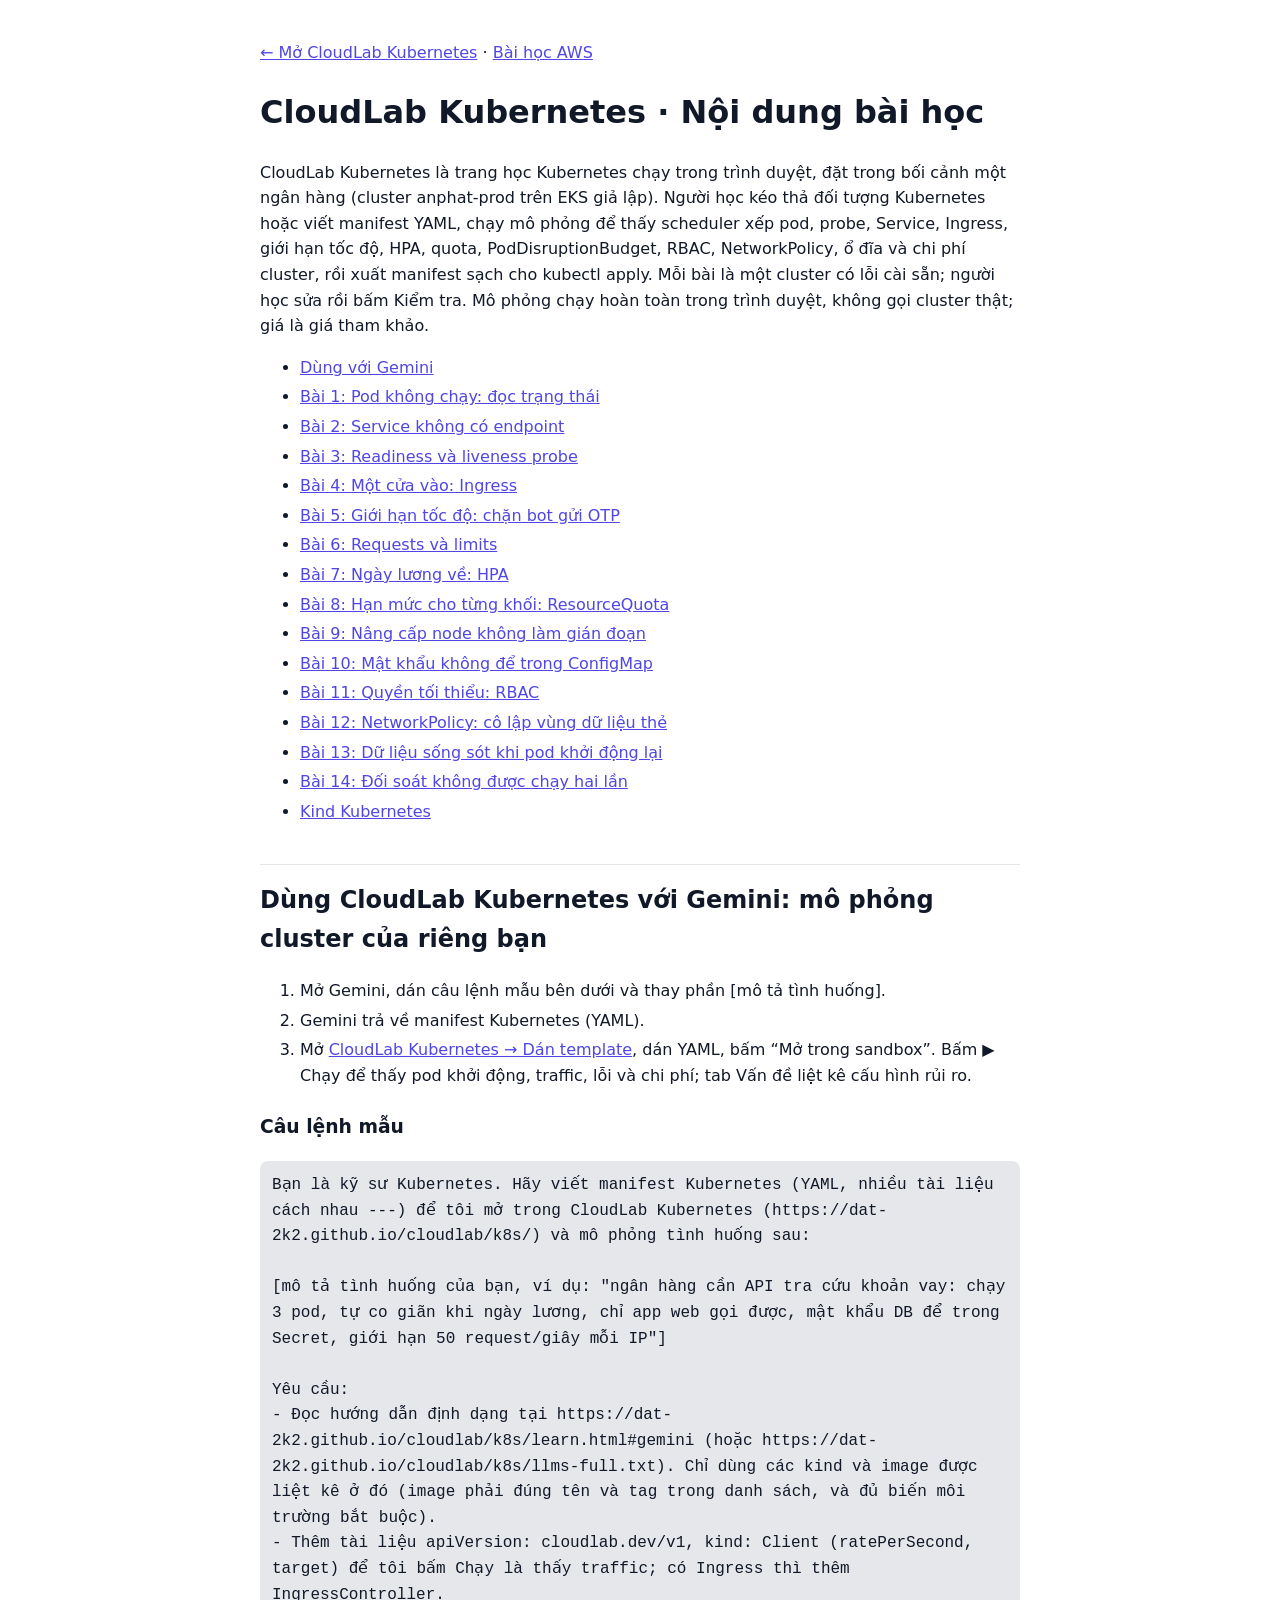
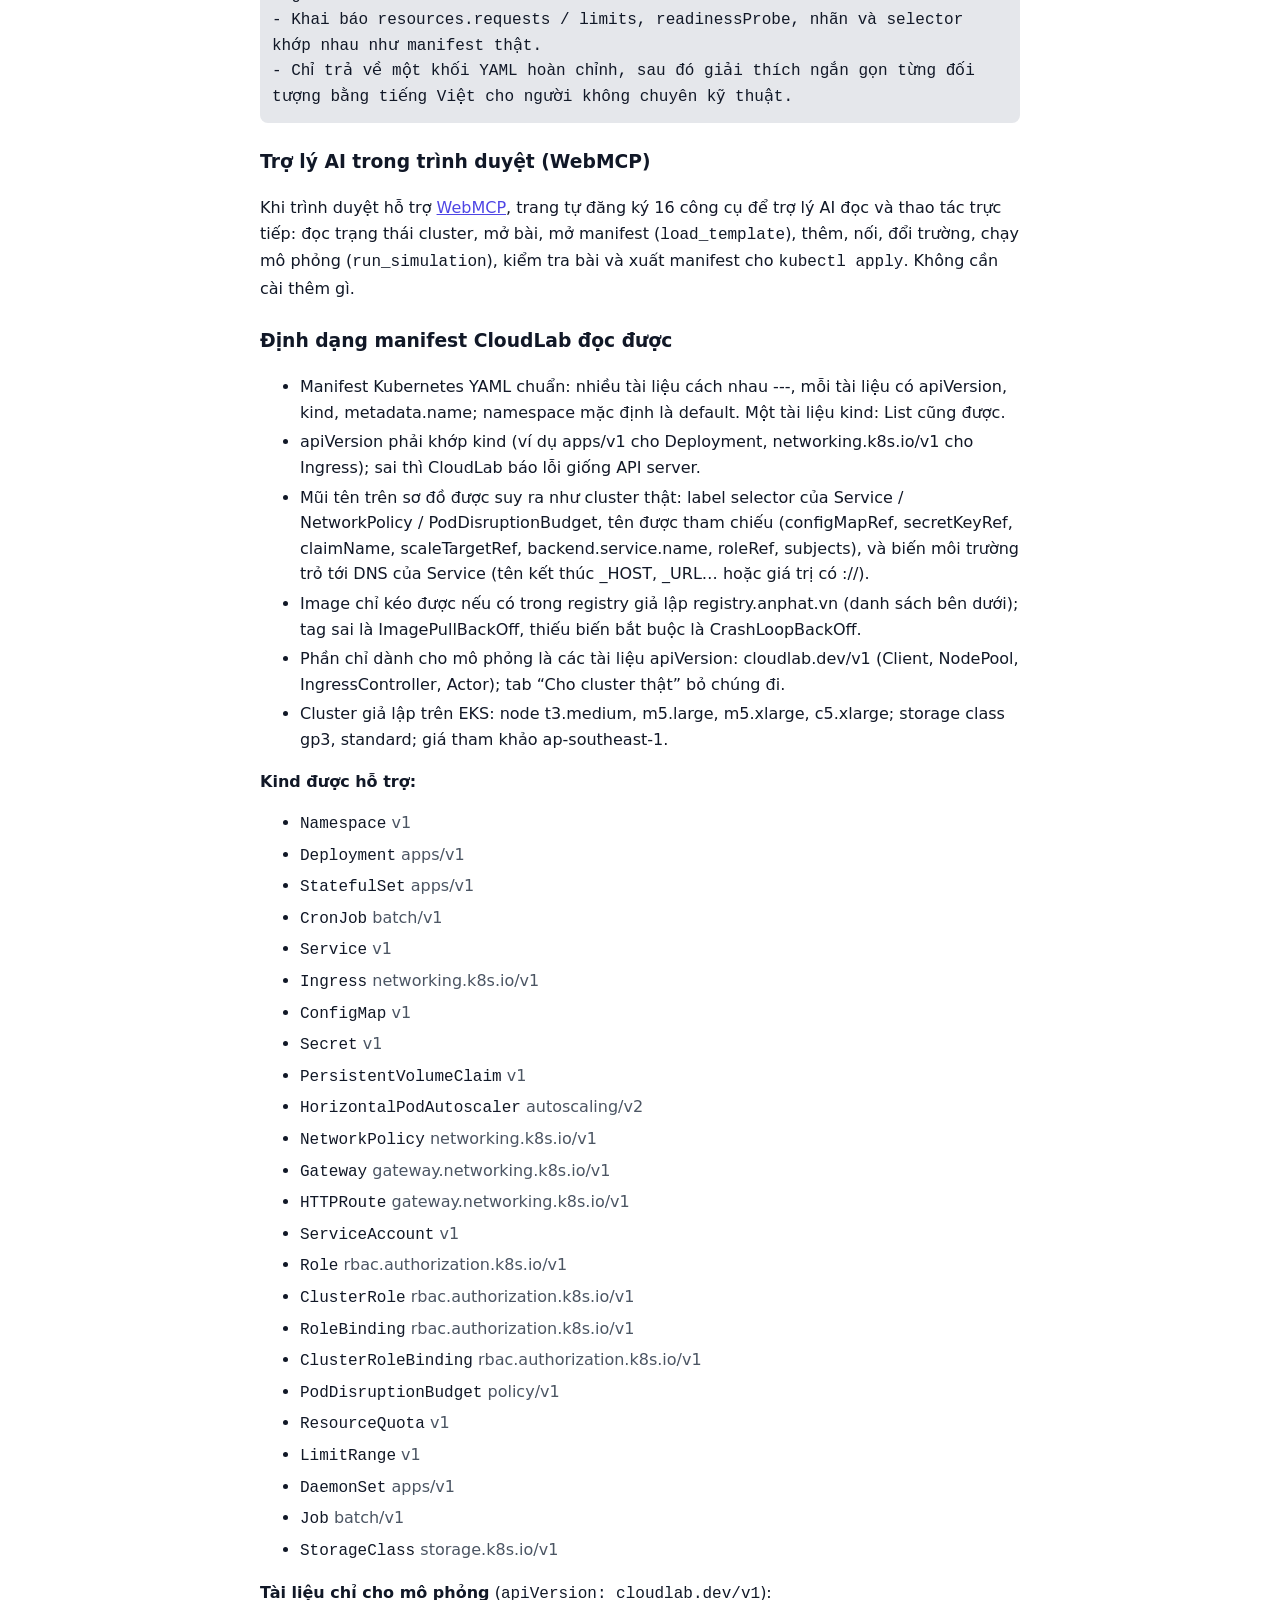
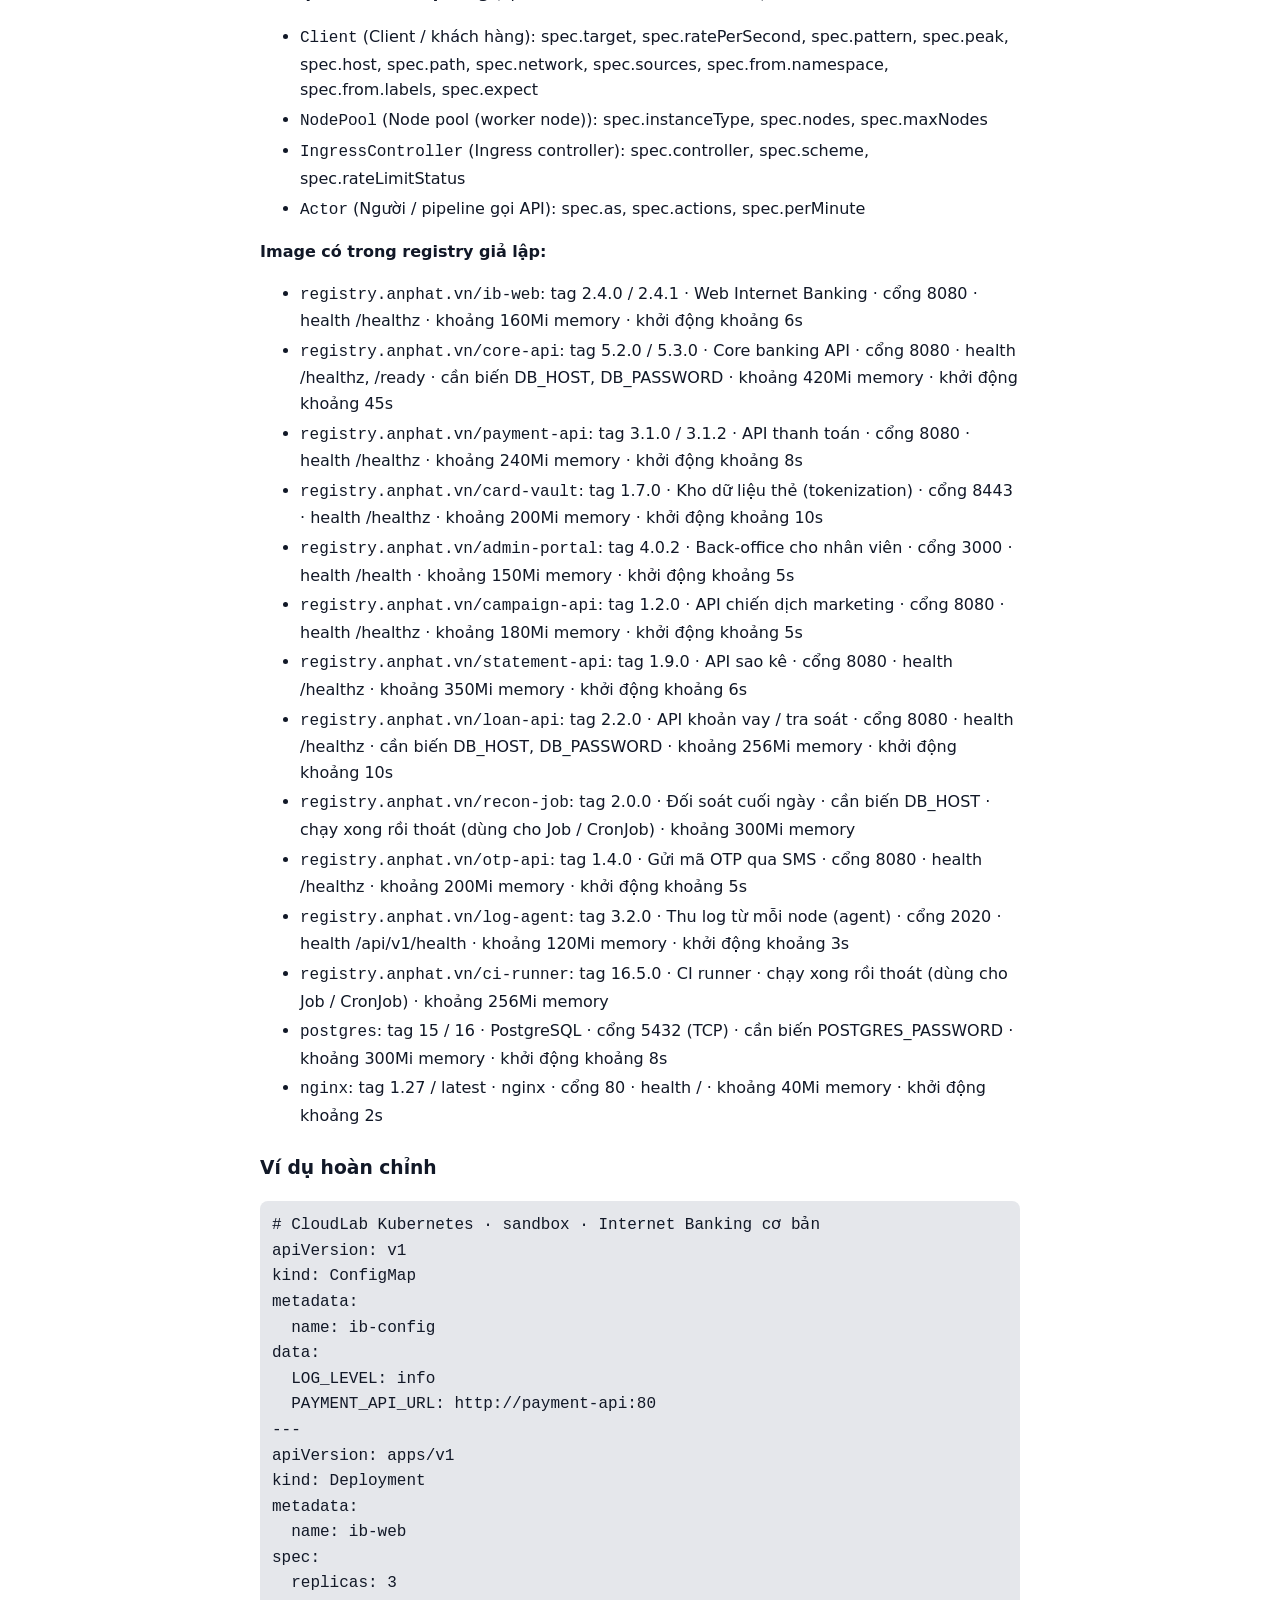
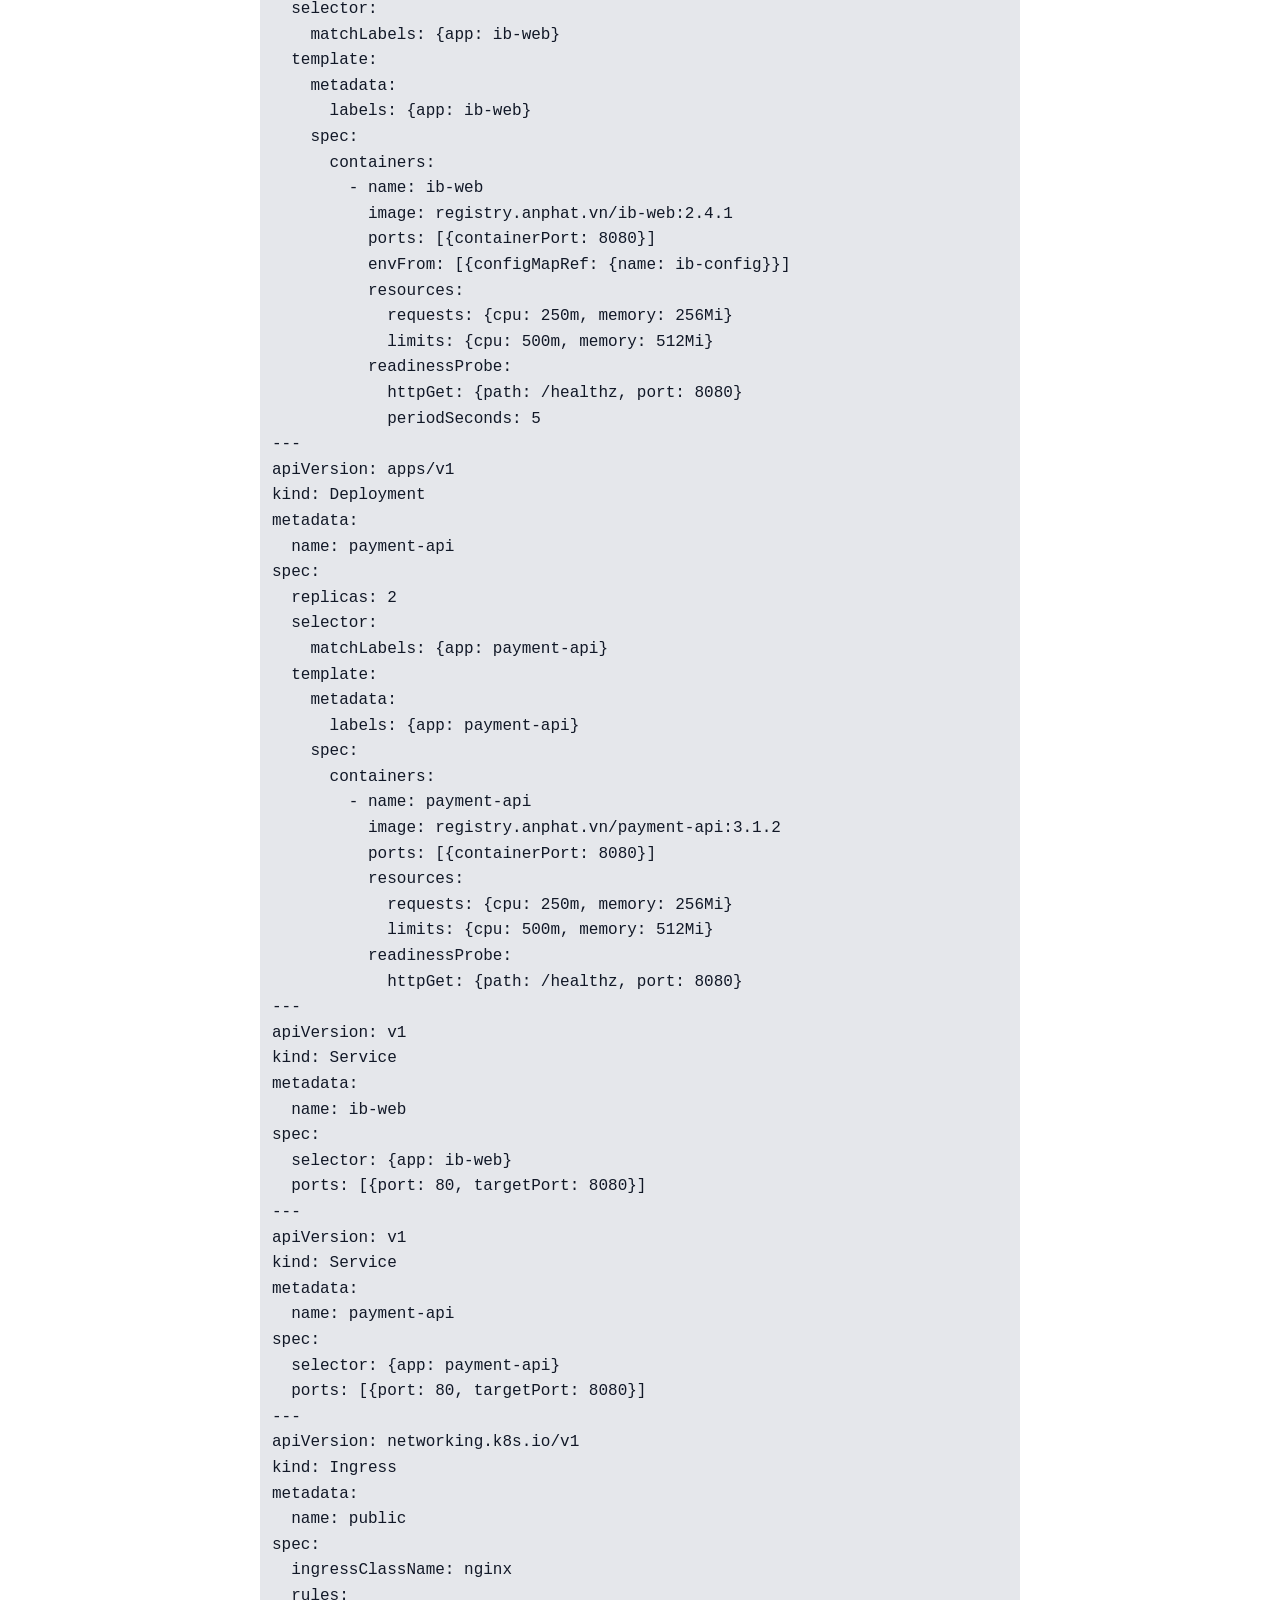
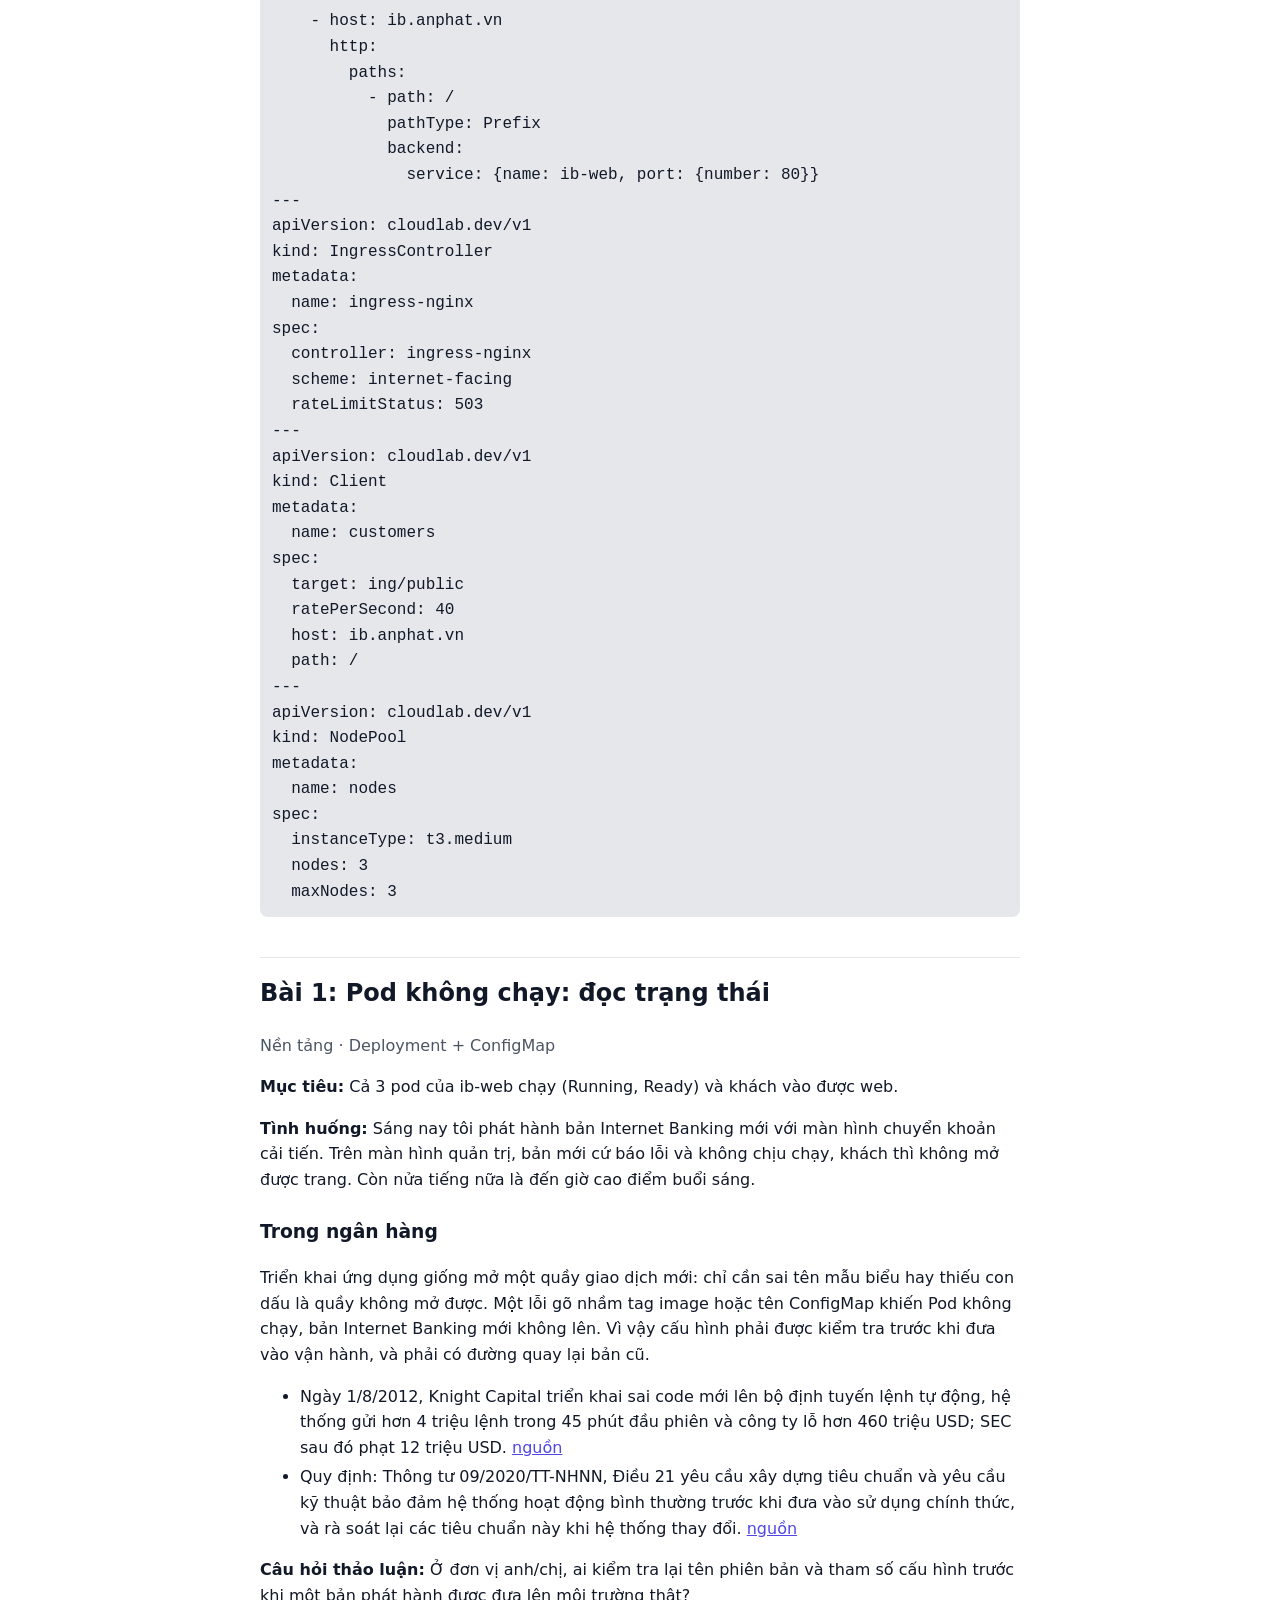
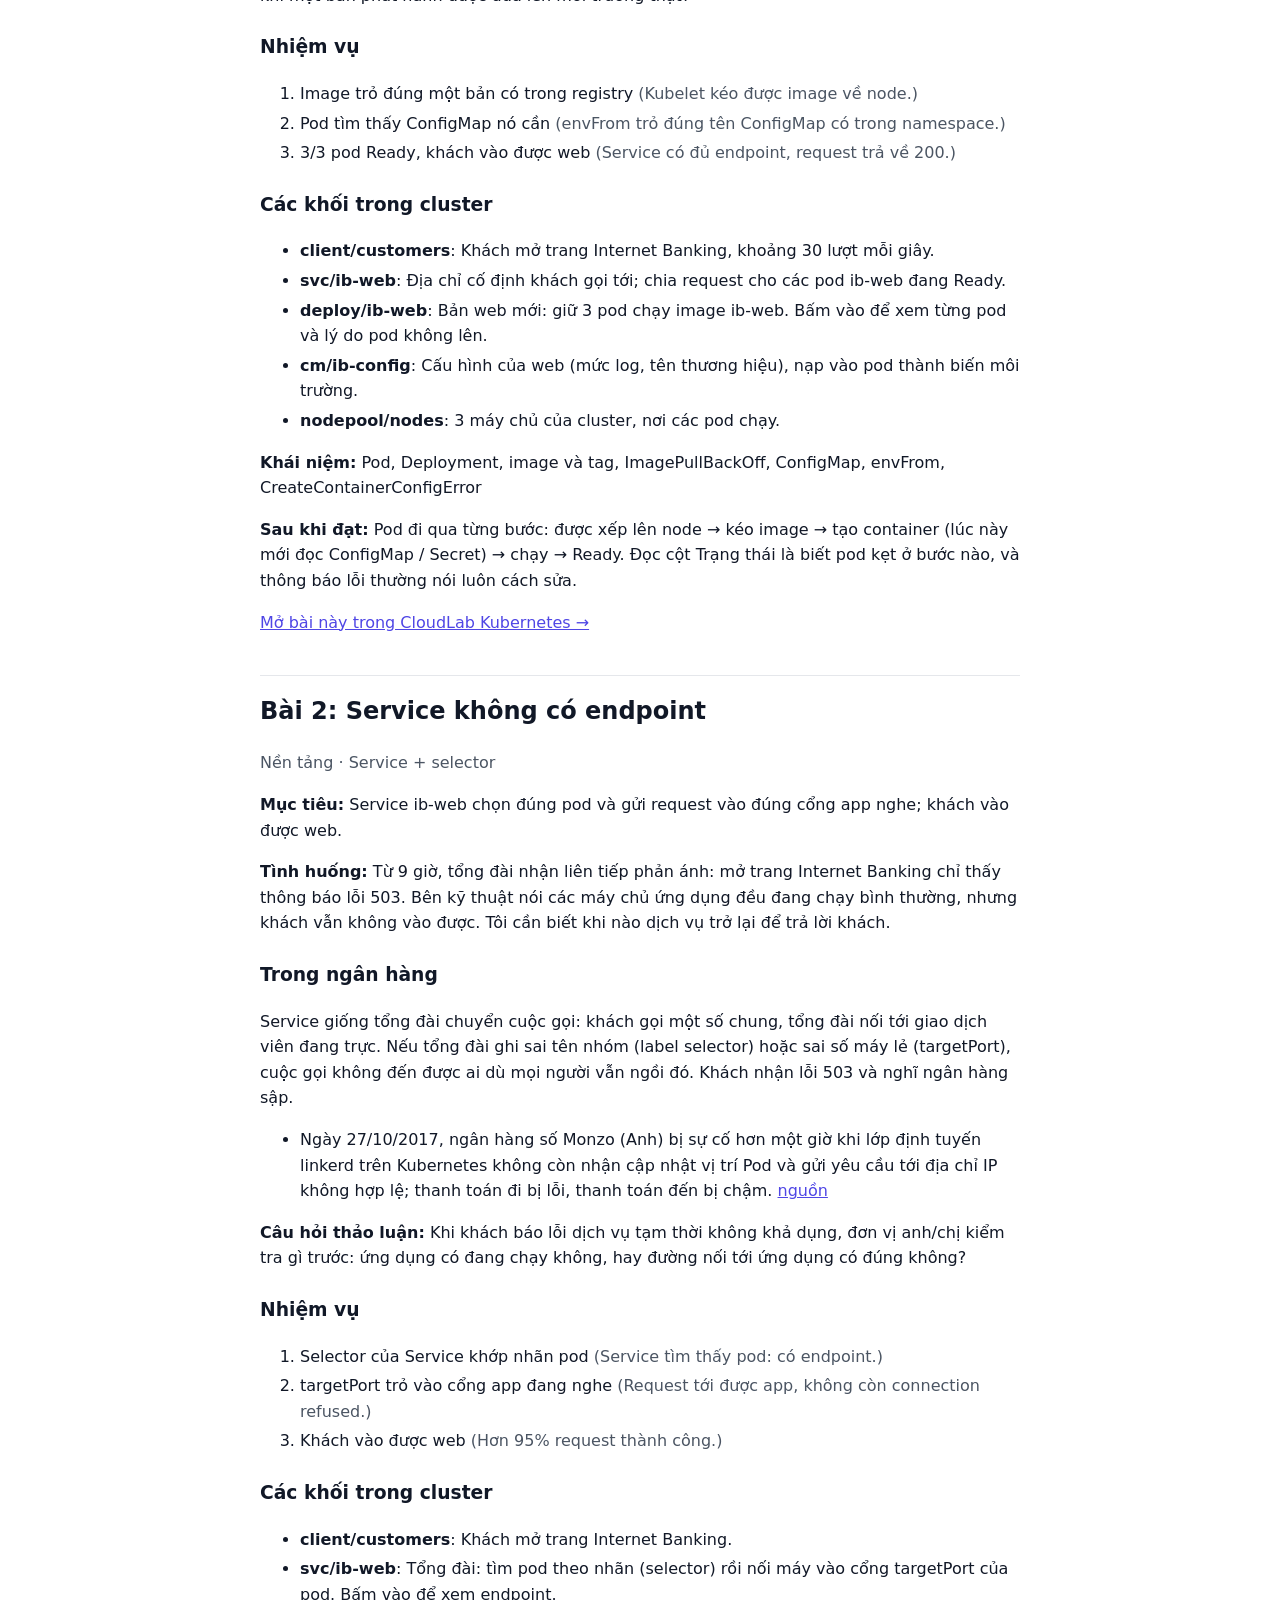
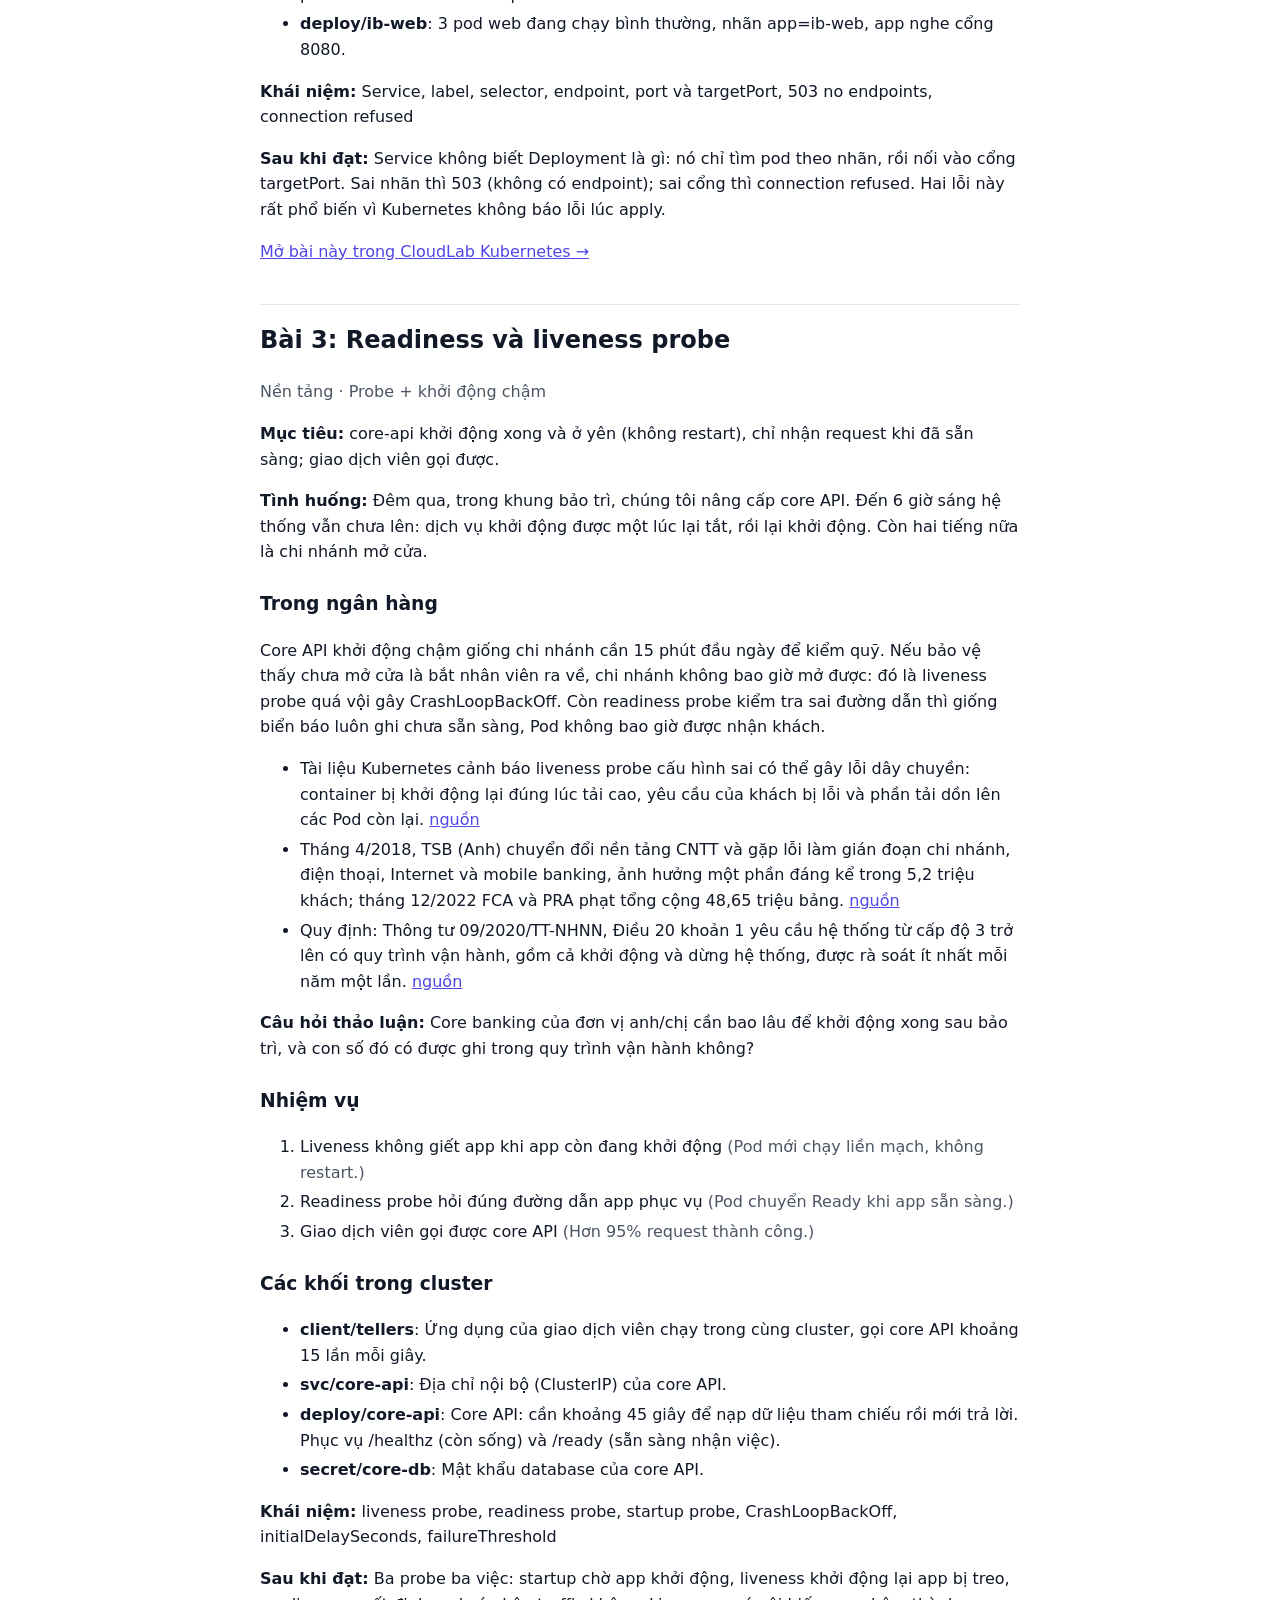
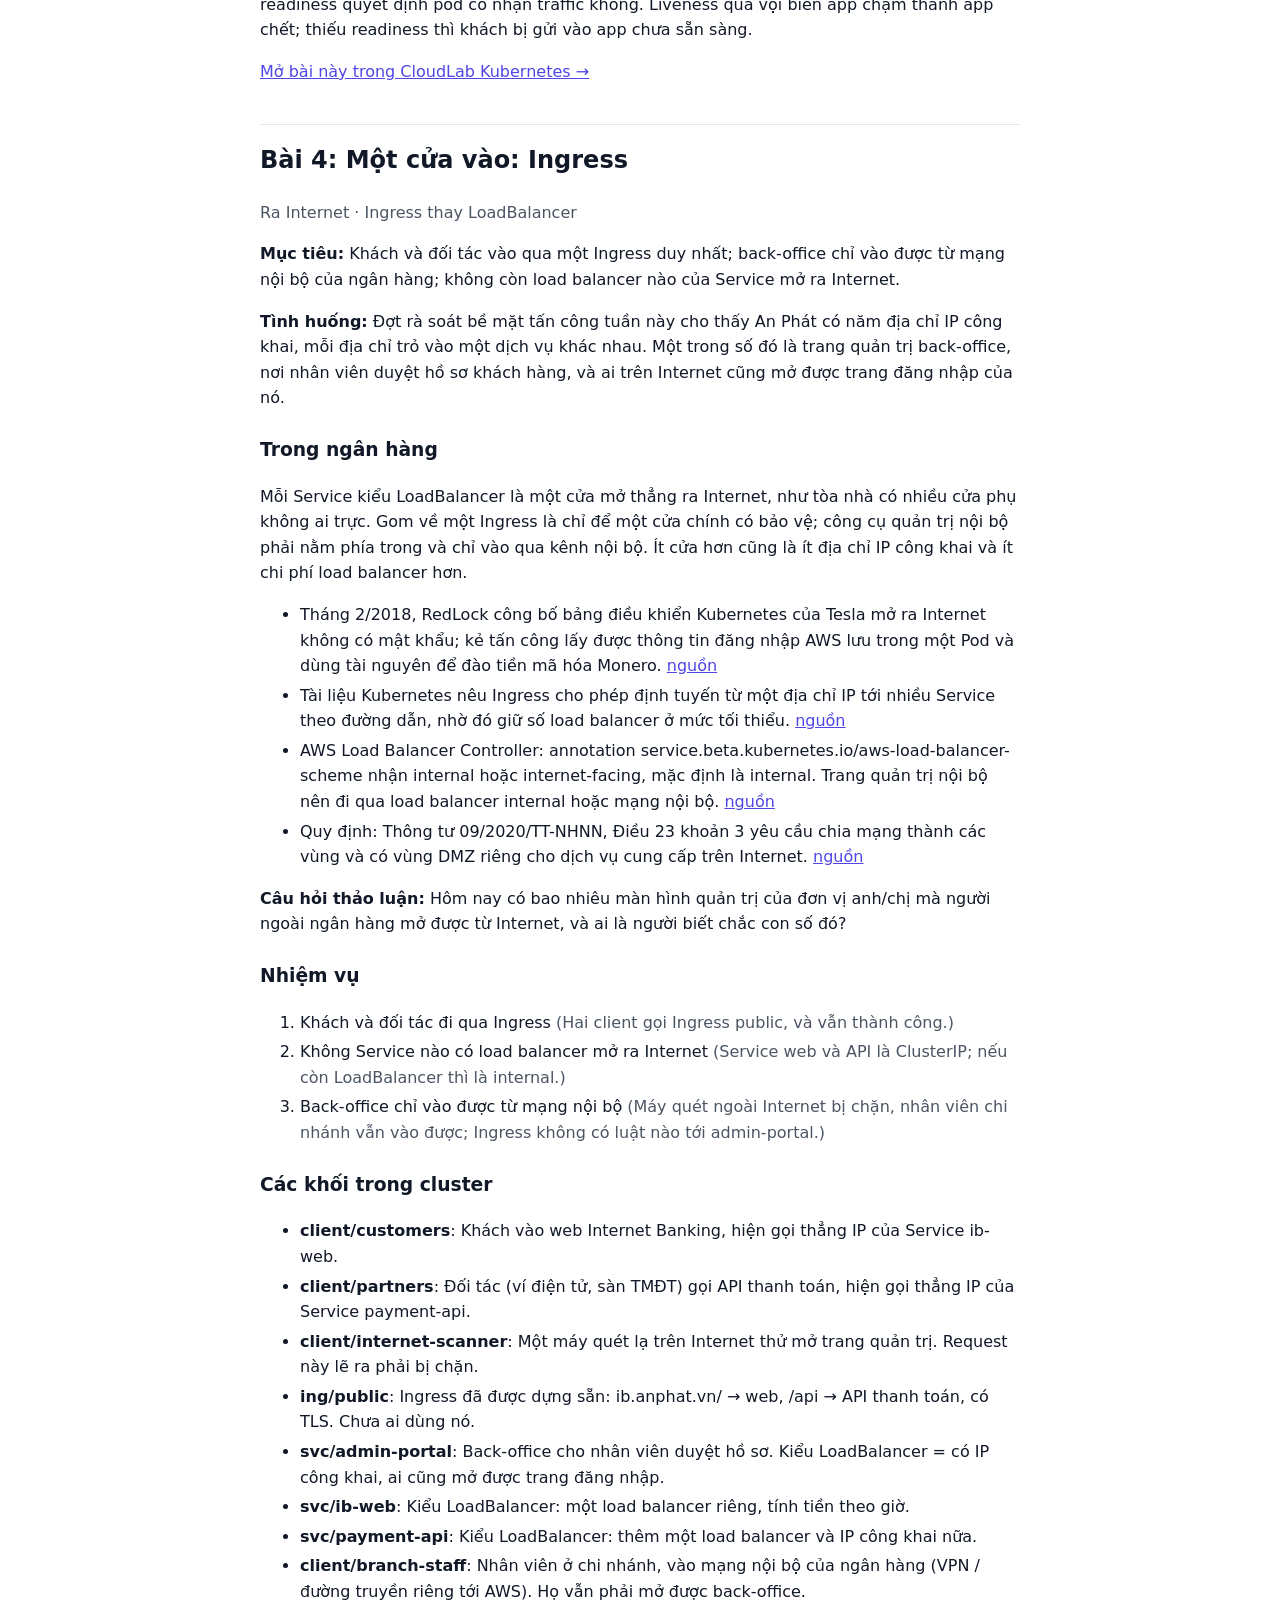
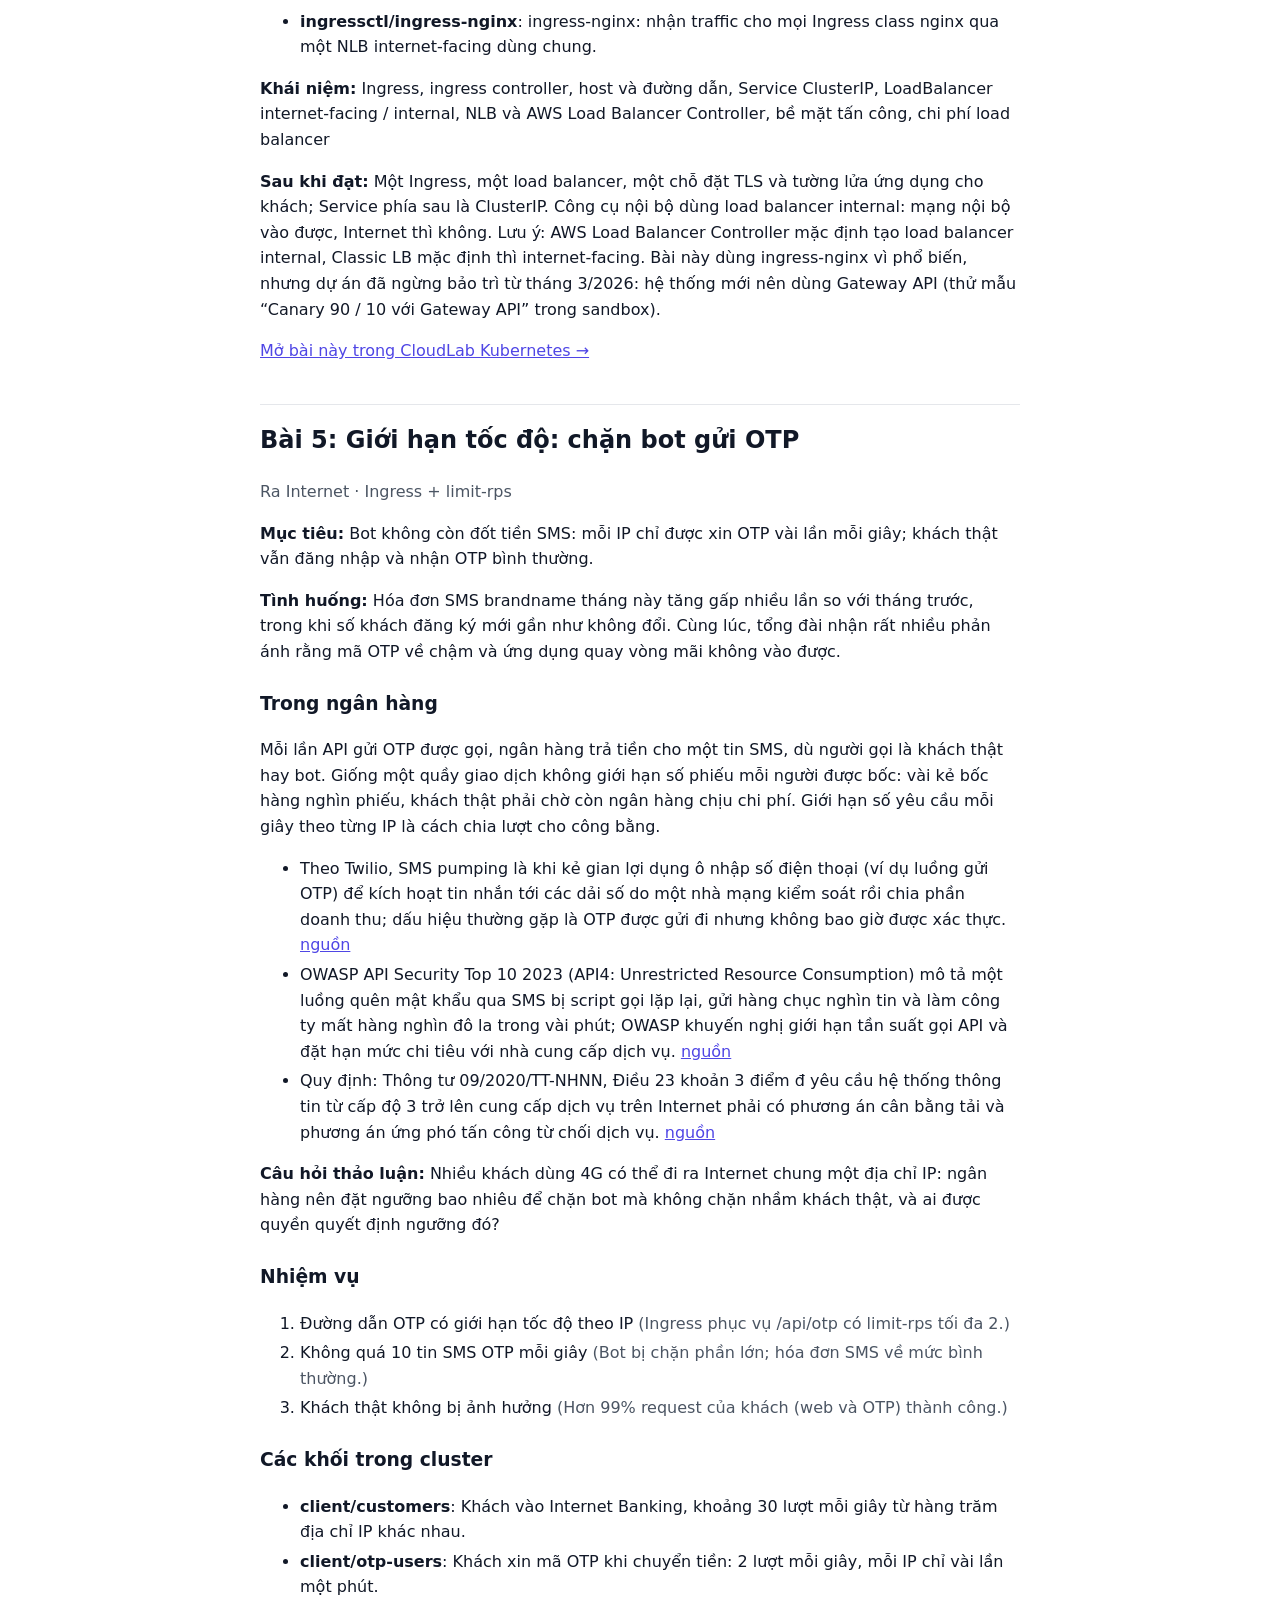
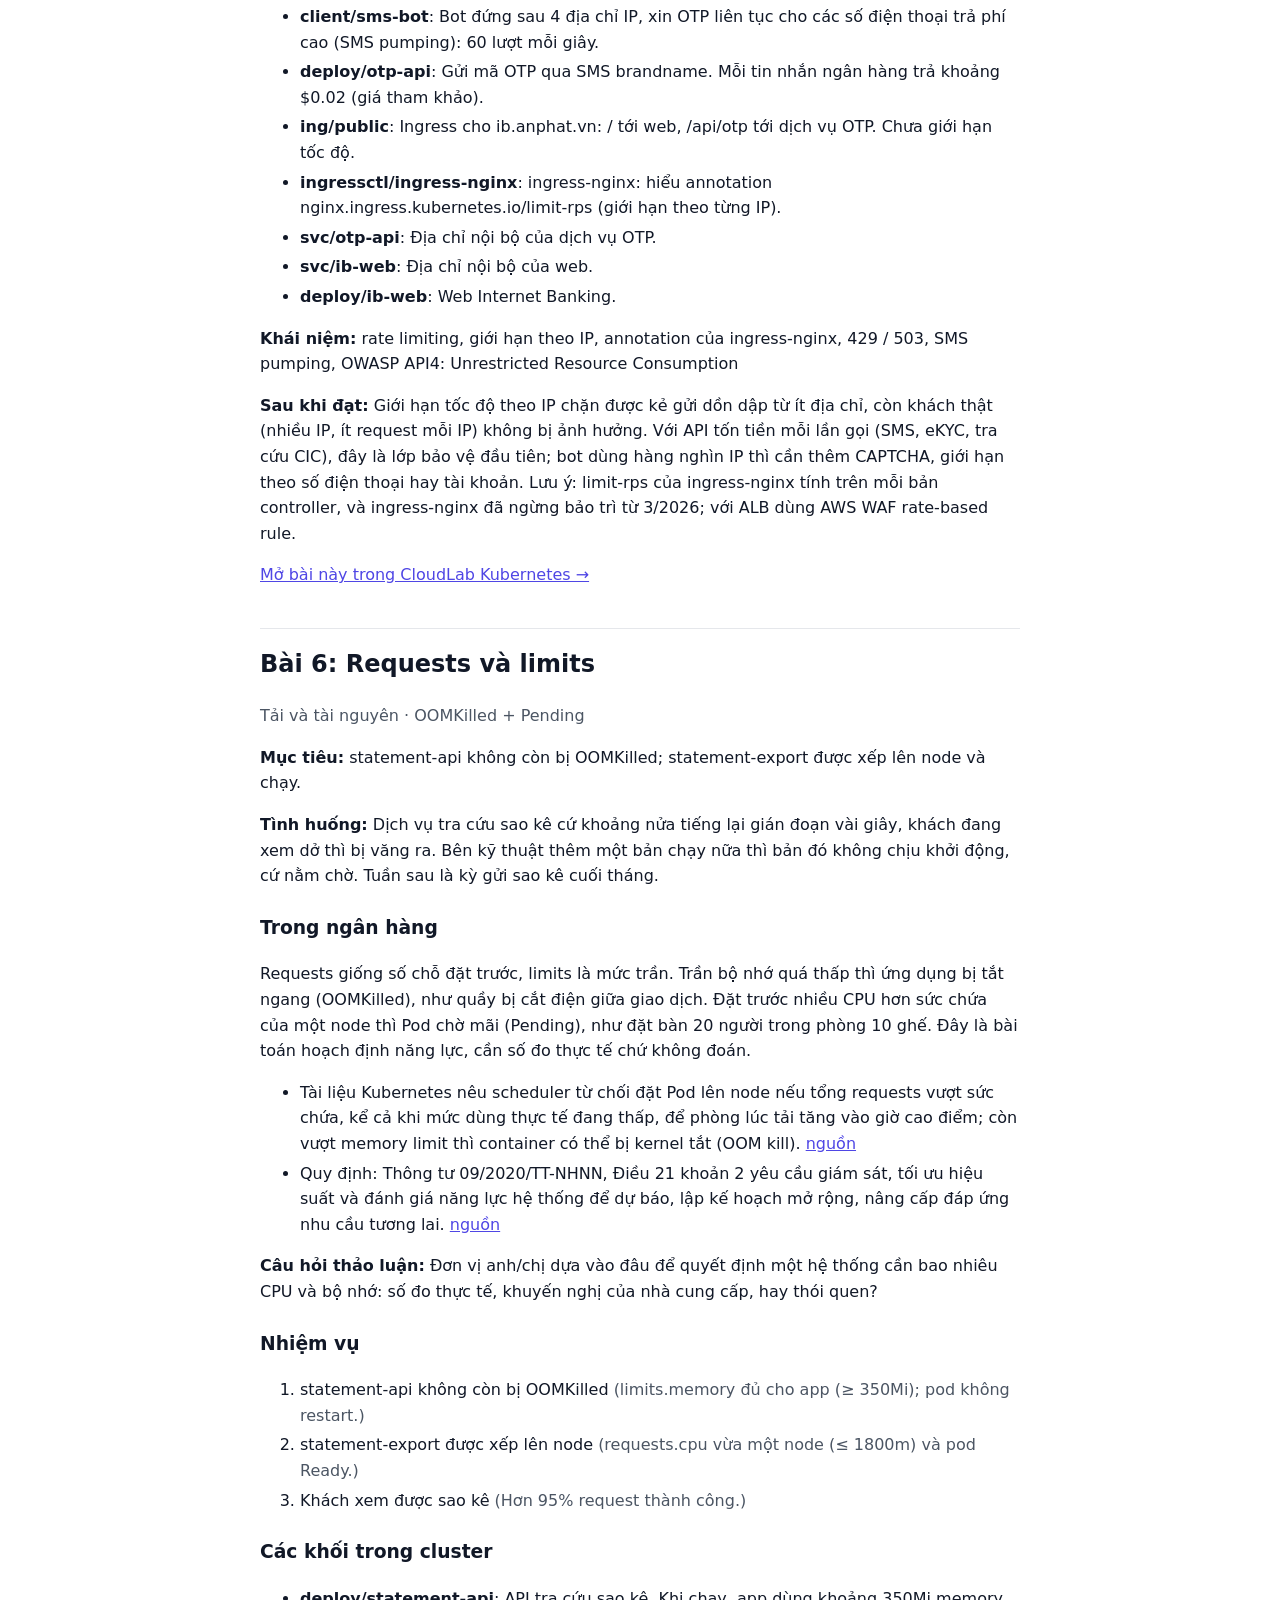
<file: k8s/learn.html>
<!doctype html><html lang="vi"><head><meta charset="utf-8"><meta name="viewport" content="width=device-width, initial-scale=1">
<title>CloudLab Kubernetes · Nội dung bài học</title><meta name="description" content="CloudLab Kubernetes là trang học Kubernetes chạy trong trình duyệt, đặt trong bối cảnh một ngân hàng (cluster anphat-prod trên EKS giả lập). Người học kéo thả đối tượng Kubernetes hoặc viết manifest YAML, chạy mô phỏng để thấy scheduler xếp pod, probe, Service, Ingress, giới hạn tốc độ, HPA, quota, PodDisruptionBudget, RBAC, NetworkPolicy, ổ đĩa và chi phí cluster, rồi xuất manifest sạch cho kubectl apply. Mỗi bài là một cluster có lỗi cài sẵn; người học sửa rồi bấm Kiểm tra. Mô phỏng chạy hoàn toàn trong trình duyệt, không gọi cluster thật; giá là giá tham khảo."><link rel="canonical" href="https://dat-2k2.github.io/cloudlab/k8s/learn.html"><link rel="alternate" type="text/markdown" href="llms-full.txt">
<script type="application/ld+json">{"@context":"https://schema.org","@type":"Course","name":"CloudLab Kubernetes","description":"CloudLab Kubernetes là trang học Kubernetes chạy trong trình duyệt, đặt trong bối cảnh một ngân hàng (cluster anphat-prod trên EKS giả lập). Người học kéo thả đối tượng Kubernetes hoặc viết manifest YAML, chạy mô phỏng để thấy scheduler xếp pod, probe, Service, Ingress, giới hạn tốc độ, HPA, quota, PodDisruptionBudget, RBAC, NetworkPolicy, ổ đĩa và chi phí cluster, rồi xuất manifest sạch cho kubectl apply. Mỗi bài là một cluster có lỗi cài sẵn; người học sửa rồi bấm Kiểm tra. Mô phỏng chạy hoàn toàn trong trình duyệt, không gọi cluster thật; giá là giá tham khảo.","inLanguage":"vi","url":"https://dat-2k2.github.io/cloudlab/k8s/","provider":{"@type":"Person","name":"Nguyen Quoc Dat","url":"https://dat-2k2.github.io/"},"hasPart":[{"@type":"LearningResource","name":"Bài 1: Pod không chạy: đọc trạng thái","description":"Cả 3 pod của ib-web chạy (Running, Ready) và khách vào được web.","url":"https://dat-2k2.github.io/cloudlab/k8s/learn.html#pods","teaches":"Pod, Deployment, image và tag, ImagePullBackOff, ConfigMap, envFrom, CreateContainerConfigError"},{"@type":"LearningResource","name":"Bài 2: Service không có endpoint","description":"Service ib-web chọn đúng pod và gửi request vào đúng cổng app nghe; khách vào được web.","url":"https://dat-2k2.github.io/cloudlab/k8s/learn.html#service","teaches":"Service, label, selector, endpoint, port và targetPort, 503 no endpoints, connection refused"},{"@type":"LearningResource","name":"Bài 3: Readiness và liveness probe","description":"core-api khởi động xong và ở yên (không restart), chỉ nhận request khi đã sẵn sàng; giao dịch viên gọi được.","url":"https://dat-2k2.github.io/cloudlab/k8s/learn.html#probes","teaches":"liveness probe, readiness probe, startup probe, CrashLoopBackOff, initialDelaySeconds, failureThreshold"},{"@type":"LearningResource","name":"Bài 4: Một cửa vào: Ingress","description":"Khách và đối tác vào qua một Ingress duy nhất; back-office chỉ vào được từ mạng nội bộ của ngân hàng; không còn load balancer nào của Service mở ra Internet.","url":"https://dat-2k2.github.io/cloudlab/k8s/learn.html#ingress","teaches":"Ingress, ingress controller, host và đường dẫn, Service ClusterIP, LoadBalancer internet-facing / internal, NLB và AWS Load Balancer Controller, bề mặt tấn công, chi phí load balancer"},{"@type":"LearningResource","name":"Bài 5: Giới hạn tốc độ: chặn bot gửi OTP","description":"Bot không còn đốt tiền SMS: mỗi IP chỉ được xin OTP vài lần mỗi giây; khách thật vẫn đăng nhập và nhận OTP bình thường.","url":"https://dat-2k2.github.io/cloudlab/k8s/learn.html#ratelimit","teaches":"rate limiting, giới hạn theo IP, annotation của ingress-nginx, 429 / 503, SMS pumping, OWASP API4: Unrestricted Resource Consumption"},{"@type":"LearningResource","name":"Bài 6: Requests và limits","description":"statement-api không còn bị OOMKilled; statement-export được xếp lên node và chạy.","url":"https://dat-2k2.github.io/cloudlab/k8s/learn.html#resources","teaches":"requests, limits, OOMKilled, Pending, Insufficient cpu, node allocatable"},{"@type":"LearningResource","name":"Bài 7: Ngày lương về: HPA","description":"Khi tải lên gấp 8 lần, payment-api tự tăng pod và khách vẫn chuyển tiền được (lỗi dưới 1%).","url":"https://dat-2k2.github.io/cloudlab/k8s/learn.html#hpa","teaches":"HorizontalPodAutoscaler, requests.cpu, % CPU utilization, minReplicas / maxReplicas, scale-up, stabilization, node pool capacity"},{"@type":"LearningResource","name":"Bài 8: Hạn mức cho từng khối: ResourceQuota","description":"Khối Marketing không còn chiếm hết CPU của cluster: namespace marketing có hạn mức, mọi pod thanh toán đều chạy và khách thanh toán không lỗi.","url":"https://dat-2k2.github.io/cloudlab/k8s/learn.html#quota","teaches":"ResourceQuota, LimitRange, namespace, noisy neighbor, requests.cpu, quota chỉ chặn pod mới"},{"@type":"LearningResource","name":"Bài 9: Nâng cấp node không làm gián đoạn","description":"Nâng cấp cả node group mà giao dịch viên không bị gián đoạn: core API luôn còn ít nhất một pod sẵn sàng.","url":"https://dat-2k2.github.io/cloudlab/k8s/learn.html#pdb","teaches":"kubectl drain, cordon, eviction, PodDisruptionBudget, minAvailable / maxUnavailable, EKS managed node group update"},{"@type":"LearningResource","name":"Bài 10: Mật khẩu không để trong ConfigMap","description":"Mật khẩu database của loan-api nằm trong một Secret; không ConfigMap nào còn mật khẩu; app vẫn chạy.","url":"https://dat-2k2.github.io/cloudlab/k8s/learn.html#secrets","teaches":"ConfigMap, Secret, secretKeyRef, envFrom, base64 ≠ mã hóa, encryption at rest, RBAC"},{"@type":"LearningResource","name":"Bài 11: Quyền tối thiểu: RBAC","description":"Pipeline CI chỉ được cập nhật ứng dụng ở namespace web; kiểm toán chỉ được xem, không sửa và không đọc Secret.","url":"https://dat-2k2.github.io/cloudlab/k8s/learn.html#rbac","teaches":"RBAC, ServiceAccount, Role / ClusterRole, RoleBinding / ClusterRoleBinding, cluster-admin, view vs edit, least privilege, kubectl auth can-i"},{"@type":"LearningResource","name":"Bài 12: NetworkPolicy: cô lập vùng dữ liệu thẻ","description":"Chỉ namespace payments gọi được card-vault; marketing bị chặn; thanh toán của khách vẫn chạy.","url":"https://dat-2k2.github.io/cloudlab/k8s/learn.html#netpol","teaches":"Namespace, NetworkPolicy, default deny, namespaceSelector, DNS: service.namespace, PCI DSS segmentation"},{"@type":"LearningResource","name":"Bài 13: Dữ liệu sống sót khi pod khởi động lại","description":"Database tra soát lưu dữ liệu trên ổ đĩa bền: khởi động lại pod database, dữ liệu vẫn còn.","url":"https://dat-2k2.github.io/cloudlab/k8s/learn.html#pvc","teaches":"PersistentVolumeClaim, StatefulSet, volumeMounts, emptyDir và dữ liệu tạm, ReadWriteOnce, storage class"},{"@type":"LearningResource","name":"Bài 14: Đối soát không được chạy hai lần","description":"Job đối soát với NAPAS chạy mỗi 20 phút nhưng không bao giờ có hai lần chạy chồng nhau, và mỗi lần chạy đều xong.","url":"https://dat-2k2.github.io/cloudlab/k8s/learn.html#cronjob","teaches":"CronJob, Job, lịch cron, concurrencyPolicy: Allow / Forbid / Replace, activeDeadlineSeconds, idempotent"}]}</script>
<style>:root{color-scheme:light dark;--bg:#fff;--fg:#111827;--mut:#4b5563;--line:#e5e7eb;--acc:#4f46e5}@media (prefers-color-scheme:dark){:root{--bg:#0b0d12;--fg:#e5e7eb;--mut:#9ca3af;--line:#1f2937;--acc:#818cf8}}
body{margin:0;background:var(--bg);color:var(--fg);font:16px/1.6 system-ui,sans-serif}main{max-width:760px;margin:0 auto;padding:24px 16px 64px}a{color:var(--acc)}h2{margin-top:40px;padding-top:16px;border-top:1px solid var(--line)}h3{margin-top:24px}.mut{color:var(--mut)}li{margin:4px 0}code{overflow-wrap:anywhere}</style></head>
<body><main><p><a href="./">← Mở CloudLab Kubernetes</a> · <a href="../learn.html">Bài học AWS</a></p><h1>CloudLab Kubernetes · Nội dung bài học</h1><p>CloudLab Kubernetes là trang học Kubernetes chạy trong trình duyệt, đặt trong bối cảnh một ngân hàng (cluster anphat-prod trên EKS giả lập). Người học kéo thả đối tượng Kubernetes hoặc viết manifest YAML, chạy mô phỏng để thấy scheduler xếp pod, probe, Service, Ingress, giới hạn tốc độ, HPA, quota, PodDisruptionBudget, RBAC, NetworkPolicy, ổ đĩa và chi phí cluster, rồi xuất manifest sạch cho kubectl apply. Mỗi bài là một cluster có lỗi cài sẵn; người học sửa rồi bấm Kiểm tra. Mô phỏng chạy hoàn toàn trong trình duyệt, không gọi cluster thật; giá là giá tham khảo.</p>
<nav aria-label="Mục lục"><ul><li><a href="#gemini">Dùng với Gemini</a></li><li><a href="#pods">Bài 1: Pod không chạy: đọc trạng thái</a></li><li><a href="#service">Bài 2: Service không có endpoint</a></li><li><a href="#probes">Bài 3: Readiness và liveness probe</a></li><li><a href="#ingress">Bài 4: Một cửa vào: Ingress</a></li><li><a href="#ratelimit">Bài 5: Giới hạn tốc độ: chặn bot gửi OTP</a></li><li><a href="#resources">Bài 6: Requests và limits</a></li><li><a href="#hpa">Bài 7: Ngày lương về: HPA</a></li><li><a href="#quota">Bài 8: Hạn mức cho từng khối: ResourceQuota</a></li><li><a href="#pdb">Bài 9: Nâng cấp node không làm gián đoạn</a></li><li><a href="#secrets">Bài 10: Mật khẩu không để trong ConfigMap</a></li><li><a href="#rbac">Bài 11: Quyền tối thiểu: RBAC</a></li><li><a href="#netpol">Bài 12: NetworkPolicy: cô lập vùng dữ liệu thẻ</a></li><li><a href="#pvc">Bài 13: Dữ liệu sống sót khi pod khởi động lại</a></li><li><a href="#cronjob">Bài 14: Đối soát không được chạy hai lần</a></li><li><a href="#components">Kind Kubernetes</a></li></ul></nav>
<section id="gemini"><h2>Dùng CloudLab Kubernetes với Gemini: mô phỏng cluster của riêng bạn</h2>
<ol><li>Mở Gemini, dán câu lệnh mẫu bên dưới và thay phần [mô tả tình huống].</li><li>Gemini trả về manifest Kubernetes (YAML).</li><li>Mở <a href="./#/import">CloudLab Kubernetes → Dán template</a>, dán YAML, bấm “Mở trong sandbox”. Bấm ▶ Chạy để thấy pod khởi động, traffic, lỗi và chi phí; tab Vấn đề liệt kê cấu hình rủi ro.</li></ol>
<h3>Câu lệnh mẫu</h3><pre style="white-space:pre-wrap;overflow:auto;background:var(--line);padding:12px;border-radius:8px">Bạn là kỹ sư Kubernetes. Hãy viết manifest Kubernetes (YAML, nhiều tài liệu cách nhau ---) để tôi mở trong CloudLab Kubernetes (https://dat-2k2.github.io/cloudlab/k8s/) và mô phỏng tình huống sau:

[mô tả tình huống của bạn, ví dụ: &quot;ngân hàng cần API tra cứu khoản vay: chạy 3 pod, tự co giãn khi ngày lương, chỉ app web gọi được, mật khẩu DB để trong Secret, giới hạn 50 request/giây mỗi IP&quot;]

Yêu cầu:
- Đọc hướng dẫn định dạng tại https://dat-2k2.github.io/cloudlab/k8s/learn.html#gemini (hoặc https://dat-2k2.github.io/cloudlab/k8s/llms-full.txt). Chỉ dùng các kind và image được liệt kê ở đó (image phải đúng tên và tag trong danh sách, và đủ biến môi trường bắt buộc).
- Thêm tài liệu apiVersion: cloudlab.dev/v1, kind: Client (ratePerSecond, target) để tôi bấm Chạy là thấy traffic; có Ingress thì thêm IngressController.
- Khai báo resources.requests / limits, readinessProbe, nhãn và selector khớp nhau như manifest thật.
- Chỉ trả về một khối YAML hoàn chỉnh, sau đó giải thích ngắn gọn từng đối tượng bằng tiếng Việt cho người không chuyên kỹ thuật.</pre>
<h3>Trợ lý AI trong trình duyệt (WebMCP)</h3><p>Khi trình duyệt hỗ trợ <a href="https://github.com/webmachinelearning/webmcp">WebMCP</a>, trang tự đăng ký 16 công cụ để trợ lý AI đọc và thao tác trực tiếp: đọc trạng thái cluster, mở bài, mở manifest (<code>load_template</code>), thêm, nối, đổi trường, chạy mô phỏng (<code>run_simulation</code>), kiểm tra bài và xuất manifest cho <code>kubectl apply</code>. Không cần cài thêm gì.</p>
<h3>Định dạng manifest CloudLab đọc được</h3><ul><li>Manifest Kubernetes YAML chuẩn: nhiều tài liệu cách nhau ---, mỗi tài liệu có apiVersion, kind, metadata.name; namespace mặc định là default. Một tài liệu kind: List cũng được.</li><li>apiVersion phải khớp kind (ví dụ apps/v1 cho Deployment, networking.k8s.io/v1 cho Ingress); sai thì CloudLab báo lỗi giống API server.</li><li>Mũi tên trên sơ đồ được suy ra như cluster thật: label selector của Service / NetworkPolicy / PodDisruptionBudget, tên được tham chiếu (configMapRef, secretKeyRef, claimName, scaleTargetRef, backend.service.name, roleRef, subjects), và biến môi trường trỏ tới DNS của Service (tên kết thúc _HOST, _URL… hoặc giá trị có ://).</li><li>Image chỉ kéo được nếu có trong registry giả lập registry.anphat.vn (danh sách bên dưới); tag sai là ImagePullBackOff, thiếu biến bắt buộc là CrashLoopBackOff.</li><li>Phần chỉ dành cho mô phỏng là các tài liệu apiVersion: cloudlab.dev/v1 (Client, NodePool, IngressController, Actor); tab “Cho cluster thật” bỏ chúng đi.</li><li>Cluster giả lập trên EKS: node t3.medium, m5.large, m5.xlarge, c5.xlarge; storage class gp3, standard; giá tham khảo ap-southeast-1.</li></ul>
<p><b>Kind được hỗ trợ:</b></p><ul><li><code>Namespace</code> <span class="mut">v1</span></li><li><code>Deployment</code> <span class="mut">apps/v1</span></li><li><code>StatefulSet</code> <span class="mut">apps/v1</span></li><li><code>CronJob</code> <span class="mut">batch/v1</span></li><li><code>Service</code> <span class="mut">v1</span></li><li><code>Ingress</code> <span class="mut">networking.k8s.io/v1</span></li><li><code>ConfigMap</code> <span class="mut">v1</span></li><li><code>Secret</code> <span class="mut">v1</span></li><li><code>PersistentVolumeClaim</code> <span class="mut">v1</span></li><li><code>HorizontalPodAutoscaler</code> <span class="mut">autoscaling/v2</span></li><li><code>NetworkPolicy</code> <span class="mut">networking.k8s.io/v1</span></li><li><code>Gateway</code> <span class="mut">gateway.networking.k8s.io/v1</span></li><li><code>HTTPRoute</code> <span class="mut">gateway.networking.k8s.io/v1</span></li><li><code>ServiceAccount</code> <span class="mut">v1</span></li><li><code>Role</code> <span class="mut">rbac.authorization.k8s.io/v1</span></li><li><code>ClusterRole</code> <span class="mut">rbac.authorization.k8s.io/v1</span></li><li><code>RoleBinding</code> <span class="mut">rbac.authorization.k8s.io/v1</span></li><li><code>ClusterRoleBinding</code> <span class="mut">rbac.authorization.k8s.io/v1</span></li><li><code>PodDisruptionBudget</code> <span class="mut">policy/v1</span></li><li><code>ResourceQuota</code> <span class="mut">v1</span></li><li><code>LimitRange</code> <span class="mut">v1</span></li><li><code>DaemonSet</code> <span class="mut">apps/v1</span></li><li><code>Job</code> <span class="mut">batch/v1</span></li><li><code>StorageClass</code> <span class="mut">storage.k8s.io/v1</span></li></ul>
<p><b>Tài liệu chỉ cho mô phỏng</b> (<code>apiVersion: cloudlab.dev/v1</code>):</p><ul><li><code>Client</code> (Client / khách hàng): spec.target, spec.ratePerSecond, spec.pattern, spec.peak, spec.host, spec.path, spec.network, spec.sources, spec.from.namespace, spec.from.labels, spec.expect</li><li><code>NodePool</code> (Node pool (worker node)): spec.instanceType, spec.nodes, spec.maxNodes</li><li><code>IngressController</code> (Ingress controller): spec.controller, spec.scheme, spec.rateLimitStatus</li><li><code>Actor</code> (Người / pipeline gọi API): spec.as, spec.actions, spec.perMinute</li></ul>
<p><b>Image có trong registry giả lập:</b></p><ul><li><code>registry.anphat.vn/ib-web</code>: tag 2.4.0 / 2.4.1 · Web Internet Banking · cổng 8080 · health /healthz · khoảng 160Mi memory · khởi động khoảng 6s</li><li><code>registry.anphat.vn/core-api</code>: tag 5.2.0 / 5.3.0 · Core banking API · cổng 8080 · health /healthz, /ready · cần biến DB_HOST, DB_PASSWORD · khoảng 420Mi memory · khởi động khoảng 45s</li><li><code>registry.anphat.vn/payment-api</code>: tag 3.1.0 / 3.1.2 · API thanh toán · cổng 8080 · health /healthz · khoảng 240Mi memory · khởi động khoảng 8s</li><li><code>registry.anphat.vn/card-vault</code>: tag 1.7.0 · Kho dữ liệu thẻ (tokenization) · cổng 8443 · health /healthz · khoảng 200Mi memory · khởi động khoảng 10s</li><li><code>registry.anphat.vn/admin-portal</code>: tag 4.0.2 · Back-office cho nhân viên · cổng 3000 · health /health · khoảng 150Mi memory · khởi động khoảng 5s</li><li><code>registry.anphat.vn/campaign-api</code>: tag 1.2.0 · API chiến dịch marketing · cổng 8080 · health /healthz · khoảng 180Mi memory · khởi động khoảng 5s</li><li><code>registry.anphat.vn/statement-api</code>: tag 1.9.0 · API sao kê · cổng 8080 · health /healthz · khoảng 350Mi memory · khởi động khoảng 6s</li><li><code>registry.anphat.vn/loan-api</code>: tag 2.2.0 · API khoản vay / tra soát · cổng 8080 · health /healthz · cần biến DB_HOST, DB_PASSWORD · khoảng 256Mi memory · khởi động khoảng 10s</li><li><code>registry.anphat.vn/recon-job</code>: tag 2.0.0 · Đối soát cuối ngày · cần biến DB_HOST · chạy xong rồi thoát (dùng cho Job / CronJob) · khoảng 300Mi memory</li><li><code>registry.anphat.vn/otp-api</code>: tag 1.4.0 · Gửi mã OTP qua SMS · cổng 8080 · health /healthz · khoảng 200Mi memory · khởi động khoảng 5s</li><li><code>registry.anphat.vn/log-agent</code>: tag 3.2.0 · Thu log từ mỗi node (agent) · cổng 2020 · health /api/v1/health · khoảng 120Mi memory · khởi động khoảng 3s</li><li><code>registry.anphat.vn/ci-runner</code>: tag 16.5.0 · CI runner · chạy xong rồi thoát (dùng cho Job / CronJob) · khoảng 256Mi memory</li><li><code>postgres</code>: tag 15 / 16 · PostgreSQL · cổng 5432 (TCP) · cần biến POSTGRES_PASSWORD · khoảng 300Mi memory · khởi động khoảng 8s</li><li><code>nginx</code>: tag 1.27 / latest · nginx · cổng 80 · health / · khoảng 40Mi memory · khởi động khoảng 2s</li></ul>
<h3>Ví dụ hoàn chỉnh</h3><pre style="white-space:pre;overflow:auto;background:var(--line);padding:12px;border-radius:8px"># CloudLab Kubernetes · sandbox · Internet Banking cơ bản
apiVersion: v1
kind: ConfigMap
metadata:
  name: ib-config
data:
  LOG_LEVEL: info
  PAYMENT_API_URL: http://payment-api:80
---
apiVersion: apps/v1
kind: Deployment
metadata:
  name: ib-web
spec:
  replicas: 3
  selector:
    matchLabels: {app: ib-web}
  template:
    metadata:
      labels: {app: ib-web}
    spec:
      containers:
        - name: ib-web
          image: registry.anphat.vn/ib-web:2.4.1
          ports: [{containerPort: 8080}]
          envFrom: [{configMapRef: {name: ib-config}}]
          resources:
            requests: {cpu: 250m, memory: 256Mi}
            limits: {cpu: 500m, memory: 512Mi}
          readinessProbe:
            httpGet: {path: /healthz, port: 8080}
            periodSeconds: 5
---
apiVersion: apps/v1
kind: Deployment
metadata:
  name: payment-api
spec:
  replicas: 2
  selector:
    matchLabels: {app: payment-api}
  template:
    metadata:
      labels: {app: payment-api}
    spec:
      containers:
        - name: payment-api
          image: registry.anphat.vn/payment-api:3.1.2
          ports: [{containerPort: 8080}]
          resources:
            requests: {cpu: 250m, memory: 256Mi}
            limits: {cpu: 500m, memory: 512Mi}
          readinessProbe:
            httpGet: {path: /healthz, port: 8080}
---
apiVersion: v1
kind: Service
metadata:
  name: ib-web
spec:
  selector: {app: ib-web}
  ports: [{port: 80, targetPort: 8080}]
---
apiVersion: v1
kind: Service
metadata:
  name: payment-api
spec:
  selector: {app: payment-api}
  ports: [{port: 80, targetPort: 8080}]
---
apiVersion: networking.k8s.io/v1
kind: Ingress
metadata:
  name: public
spec:
  ingressClassName: nginx
  rules:
    - host: ib.anphat.vn
      http:
        paths:
          - path: /
            pathType: Prefix
            backend:
              service: {name: ib-web, port: {number: 80}}
---
apiVersion: cloudlab.dev/v1
kind: IngressController
metadata:
  name: ingress-nginx
spec:
  controller: ingress-nginx
  scheme: internet-facing
  rateLimitStatus: 503
---
apiVersion: cloudlab.dev/v1
kind: Client
metadata:
  name: customers
spec:
  target: ing/public
  ratePerSecond: 40
  host: ib.anphat.vn
  path: /
---
apiVersion: cloudlab.dev/v1
kind: NodePool
metadata:
  name: nodes
spec:
  instanceType: t3.medium
  nodes: 3
  maxNodes: 3</pre></section>
<article id="pods"><h2>Bài 1: Pod không chạy: đọc trạng thái</h2><p class="mut">Nền tảng · Deployment + ConfigMap</p>
<p><b>Mục tiêu:</b> Cả 3 pod của ib-web chạy (Running, Ready) và khách vào được web.</p><p><b>Tình huống:</b> Sáng nay tôi phát hành bản Internet Banking mới với màn hình chuyển khoản cải tiến. Trên màn hình quản trị, bản mới cứ báo lỗi và không chịu chạy, khách thì không mở được trang. Còn nửa tiếng nữa là đến giờ cao điểm buổi sáng.</p><h3>Trong ngân hàng</h3><p>Triển khai ứng dụng giống mở một quầy giao dịch mới: chỉ cần sai tên mẫu biểu hay thiếu con dấu là quầy không mở được. Một lỗi gõ nhầm tag image hoặc tên ConfigMap khiến Pod không chạy, bản Internet Banking mới không lên. Vì vậy cấu hình phải được kiểm tra trước khi đưa vào vận hành, và phải có đường quay lại bản cũ.</p><ul><li>Ngày 1/8/2012, Knight Capital triển khai sai code mới lên bộ định tuyến lệnh tự động, hệ thống gửi hơn 4 triệu lệnh trong 45 phút đầu phiên và công ty lỗ hơn 460 triệu USD; SEC sau đó phạt 12 triệu USD. <a href="https://www.sec.gov/news/press-release/2013-222">nguồn</a></li><li>Quy định: Thông tư 09/2020/TT-NHNN, Điều 21 yêu cầu xây dựng tiêu chuẩn và yêu cầu kỹ thuật bảo đảm hệ thống hoạt động bình thường trước khi đưa vào sử dụng chính thức, và rà soát lại các tiêu chuẩn này khi hệ thống thay đổi. <a href="https://caselaw.vn/van-ban-phap-luat/373213-thong-tu-so-09-2020-tt-nhnn-ngay-21-10-2020-cua-thong-doc-ngan-hang-nha-nuoc-viet-nam-quy-dinh-ve-an-toan-he-thong-thong-tin-trong-hoat-dong-ngan-hang">nguồn</a></li></ul><p><b>Câu hỏi thảo luận:</b> Ở đơn vị anh/chị, ai kiểm tra lại tên phiên bản và tham số cấu hình trước khi một bản phát hành được đưa lên môi trường thật?</p>
<h3>Nhiệm vụ</h3><ol><li>Image trỏ đúng một bản có trong registry <span class="mut">(Kubelet kéo được image về node.)</span></li><li>Pod tìm thấy ConfigMap nó cần <span class="mut">(envFrom trỏ đúng tên ConfigMap có trong namespace.)</span></li><li>3/3 pod Ready, khách vào được web <span class="mut">(Service có đủ endpoint, request trả về 200.)</span></li></ol>
<h3>Các khối trong cluster</h3><ul><li><b>client/customers</b>: Khách mở trang Internet Banking, khoảng 30 lượt mỗi giây.</li><li><b>svc/ib-web</b>: Địa chỉ cố định khách gọi tới; chia request cho các pod ib-web đang Ready.</li><li><b>deploy/ib-web</b>: Bản web mới: giữ 3 pod chạy image ib-web. Bấm vào để xem từng pod và lý do pod không lên.</li><li><b>cm/ib-config</b>: Cấu hình của web (mức log, tên thương hiệu), nạp vào pod thành biến môi trường.</li><li><b>nodepool/nodes</b>: 3 máy chủ của cluster, nơi các pod chạy.</li></ul>
<p><b>Khái niệm:</b> Pod, Deployment, image và tag, ImagePullBackOff, ConfigMap, envFrom, CreateContainerConfigError</p><p><b>Sau khi đạt:</b> Pod đi qua từng bước: được xếp lên node → kéo image → tạo container (lúc này mới đọc ConfigMap / Secret) → chạy → Ready. Đọc cột Trạng thái là biết pod kẹt ở bước nào, và thông báo lỗi thường nói luôn cách sửa.</p>
<p><a href="./#/lesson/pods">Mở bài này trong CloudLab Kubernetes →</a></p></article>
<article id="service"><h2>Bài 2: Service không có endpoint</h2><p class="mut">Nền tảng · Service + selector</p>
<p><b>Mục tiêu:</b> Service ib-web chọn đúng pod và gửi request vào đúng cổng app nghe; khách vào được web.</p><p><b>Tình huống:</b> Từ 9 giờ, tổng đài nhận liên tiếp phản ánh: mở trang Internet Banking chỉ thấy thông báo lỗi 503. Bên kỹ thuật nói các máy chủ ứng dụng đều đang chạy bình thường, nhưng khách vẫn không vào được. Tôi cần biết khi nào dịch vụ trở lại để trả lời khách.</p><h3>Trong ngân hàng</h3><p>Service giống tổng đài chuyển cuộc gọi: khách gọi một số chung, tổng đài nối tới giao dịch viên đang trực. Nếu tổng đài ghi sai tên nhóm (label selector) hoặc sai số máy lẻ (targetPort), cuộc gọi không đến được ai dù mọi người vẫn ngồi đó. Khách nhận lỗi 503 và nghĩ ngân hàng sập.</p><ul><li>Ngày 27/10/2017, ngân hàng số Monzo (Anh) bị sự cố hơn một giờ khi lớp định tuyến linkerd trên Kubernetes không còn nhận cập nhật vị trí Pod và gửi yêu cầu tới địa chỉ IP không hợp lệ; thanh toán đi bị lỗi, thanh toán đến bị chậm. <a href="https://www.theregister.com/2017/10/31/kubernetes_bug_bank_app_monzo/">nguồn</a></li></ul><p><b>Câu hỏi thảo luận:</b> Khi khách báo lỗi dịch vụ tạm thời không khả dụng, đơn vị anh/chị kiểm tra gì trước: ứng dụng có đang chạy không, hay đường nối tới ứng dụng có đúng không?</p>
<h3>Nhiệm vụ</h3><ol><li>Selector của Service khớp nhãn pod <span class="mut">(Service tìm thấy pod: có endpoint.)</span></li><li>targetPort trỏ vào cổng app đang nghe <span class="mut">(Request tới được app, không còn connection refused.)</span></li><li>Khách vào được web <span class="mut">(Hơn 95% request thành công.)</span></li></ol>
<h3>Các khối trong cluster</h3><ul><li><b>client/customers</b>: Khách mở trang Internet Banking.</li><li><b>svc/ib-web</b>: Tổng đài: tìm pod theo nhãn (selector) rồi nối máy vào cổng targetPort của pod. Bấm vào để xem endpoint.</li><li><b>deploy/ib-web</b>: 3 pod web đang chạy bình thường, nhãn app=ib-web, app nghe cổng 8080.</li></ul>
<p><b>Khái niệm:</b> Service, label, selector, endpoint, port và targetPort, 503 no endpoints, connection refused</p><p><b>Sau khi đạt:</b> Service không biết Deployment là gì: nó chỉ tìm pod theo nhãn, rồi nối vào cổng targetPort. Sai nhãn thì 503 (không có endpoint); sai cổng thì connection refused. Hai lỗi này rất phổ biến vì Kubernetes không báo lỗi lúc apply.</p>
<p><a href="./#/lesson/service">Mở bài này trong CloudLab Kubernetes →</a></p></article>
<article id="probes"><h2>Bài 3: Readiness và liveness probe</h2><p class="mut">Nền tảng · Probe + khởi động chậm</p>
<p><b>Mục tiêu:</b> core-api khởi động xong và ở yên (không restart), chỉ nhận request khi đã sẵn sàng; giao dịch viên gọi được.</p><p><b>Tình huống:</b> Đêm qua, trong khung bảo trì, chúng tôi nâng cấp core API. Đến 6 giờ sáng hệ thống vẫn chưa lên: dịch vụ khởi động được một lúc lại tắt, rồi lại khởi động. Còn hai tiếng nữa là chi nhánh mở cửa.</p><h3>Trong ngân hàng</h3><p>Core API khởi động chậm giống chi nhánh cần 15 phút đầu ngày để kiểm quỹ. Nếu bảo vệ thấy chưa mở cửa là bắt nhân viên ra về, chi nhánh không bao giờ mở được: đó là liveness probe quá vội gây CrashLoopBackOff. Còn readiness probe kiểm tra sai đường dẫn thì giống biển báo luôn ghi chưa sẵn sàng, Pod không bao giờ được nhận khách.</p><ul><li>Tài liệu Kubernetes cảnh báo liveness probe cấu hình sai có thể gây lỗi dây chuyền: container bị khởi động lại đúng lúc tải cao, yêu cầu của khách bị lỗi và phần tải dồn lên các Pod còn lại. <a href="https://kubernetes.io/docs/concepts/workloads/pods/probes/">nguồn</a></li><li>Tháng 4/2018, TSB (Anh) chuyển đổi nền tảng CNTT và gặp lỗi làm gián đoạn chi nhánh, điện thoại, Internet và mobile banking, ảnh hưởng một phần đáng kể trong 5,2 triệu khách; tháng 12/2022 FCA và PRA phạt tổng cộng 48,65 triệu bảng. <a href="https://www.fca.org.uk/news/press-releases/tsb-fined-48m-operational-resilience-failings">nguồn</a></li><li>Quy định: Thông tư 09/2020/TT-NHNN, Điều 20 khoản 1 yêu cầu hệ thống từ cấp độ 3 trở lên có quy trình vận hành, gồm cả khởi động và dừng hệ thống, được rà soát ít nhất mỗi năm một lần. <a href="https://caselaw.vn/van-ban-phap-luat/373213-thong-tu-so-09-2020-tt-nhnn-ngay-21-10-2020-cua-thong-doc-ngan-hang-nha-nuoc-viet-nam-quy-dinh-ve-an-toan-he-thong-thong-tin-trong-hoat-dong-ngan-hang">nguồn</a></li></ul><p><b>Câu hỏi thảo luận:</b> Core banking của đơn vị anh/chị cần bao lâu để khởi động xong sau bảo trì, và con số đó có được ghi trong quy trình vận hành không?</p>
<h3>Nhiệm vụ</h3><ol><li>Liveness không giết app khi app còn đang khởi động <span class="mut">(Pod mới chạy liền mạch, không restart.)</span></li><li>Readiness probe hỏi đúng đường dẫn app phục vụ <span class="mut">(Pod chuyển Ready khi app sẵn sàng.)</span></li><li>Giao dịch viên gọi được core API <span class="mut">(Hơn 95% request thành công.)</span></li></ol>
<h3>Các khối trong cluster</h3><ul><li><b>client/tellers</b>: Ứng dụng của giao dịch viên chạy trong cùng cluster, gọi core API khoảng 15 lần mỗi giây.</li><li><b>svc/core-api</b>: Địa chỉ nội bộ (ClusterIP) của core API.</li><li><b>deploy/core-api</b>: Core API: cần khoảng 45 giây để nạp dữ liệu tham chiếu rồi mới trả lời. Phục vụ /healthz (còn sống) và /ready (sẵn sàng nhận việc).</li><li><b>secret/core-db</b>: Mật khẩu database của core API.</li></ul>
<p><b>Khái niệm:</b> liveness probe, readiness probe, startup probe, CrashLoopBackOff, initialDelaySeconds, failureThreshold</p><p><b>Sau khi đạt:</b> Ba probe ba việc: startup chờ app khởi động, liveness khởi động lại app bị treo, readiness quyết định pod có nhận traffic không. Liveness quá vội biến app chậm thành app chết; thiếu readiness thì khách bị gửi vào app chưa sẵn sàng.</p>
<p><a href="./#/lesson/probes">Mở bài này trong CloudLab Kubernetes →</a></p></article>
<article id="ingress"><h2>Bài 4: Một cửa vào: Ingress</h2><p class="mut">Ra Internet · Ingress thay LoadBalancer</p>
<p><b>Mục tiêu:</b> Khách và đối tác vào qua một Ingress duy nhất; back-office chỉ vào được từ mạng nội bộ của ngân hàng; không còn load balancer nào của Service mở ra Internet.</p><p><b>Tình huống:</b> Đợt rà soát bề mặt tấn công tuần này cho thấy An Phát có năm địa chỉ IP công khai, mỗi địa chỉ trỏ vào một dịch vụ khác nhau. Một trong số đó là trang quản trị back-office, nơi nhân viên duyệt hồ sơ khách hàng, và ai trên Internet cũng mở được trang đăng nhập của nó.</p><h3>Trong ngân hàng</h3><p>Mỗi Service kiểu LoadBalancer là một cửa mở thẳng ra Internet, như tòa nhà có nhiều cửa phụ không ai trực. Gom về một Ingress là chỉ để một cửa chính có bảo vệ; công cụ quản trị nội bộ phải nằm phía trong và chỉ vào qua kênh nội bộ. Ít cửa hơn cũng là ít địa chỉ IP công khai và ít chi phí load balancer hơn.</p><ul><li>Tháng 2/2018, RedLock công bố bảng điều khiển Kubernetes của Tesla mở ra Internet không có mật khẩu; kẻ tấn công lấy được thông tin đăng nhập AWS lưu trong một Pod và dùng tài nguyên để đào tiền mã hóa Monero. <a href="https://www.bleepingcomputer.com/news/security/tesla-internal-servers-infected-with-cryptocurrency-miner/">nguồn</a></li><li>Tài liệu Kubernetes nêu Ingress cho phép định tuyến từ một địa chỉ IP tới nhiều Service theo đường dẫn, nhờ đó giữ số load balancer ở mức tối thiểu. <a href="https://kubernetes.io/docs/concepts/services-networking/ingress/">nguồn</a></li><li>AWS Load Balancer Controller: annotation service.beta.kubernetes.io/aws-load-balancer-scheme nhận internal hoặc internet-facing, mặc định là internal. Trang quản trị nội bộ nên đi qua load balancer internal hoặc mạng nội bộ. <a href="https://kubernetes-sigs.github.io/aws-load-balancer-controller/latest/guide/service/annotations/">nguồn</a></li><li>Quy định: Thông tư 09/2020/TT-NHNN, Điều 23 khoản 3 yêu cầu chia mạng thành các vùng và có vùng DMZ riêng cho dịch vụ cung cấp trên Internet. <a href="https://caselaw.vn/van-ban-phap-luat/373213-thong-tu-so-09-2020-tt-nhnn-ngay-21-10-2020-cua-thong-doc-ngan-hang-nha-nuoc-viet-nam-quy-dinh-ve-an-toan-he-thong-thong-tin-trong-hoat-dong-ngan-hang">nguồn</a></li></ul><p><b>Câu hỏi thảo luận:</b> Hôm nay có bao nhiêu màn hình quản trị của đơn vị anh/chị mà người ngoài ngân hàng mở được từ Internet, và ai là người biết chắc con số đó?</p>
<h3>Nhiệm vụ</h3><ol><li>Khách và đối tác đi qua Ingress <span class="mut">(Hai client gọi Ingress public, và vẫn thành công.)</span></li><li>Không Service nào có load balancer mở ra Internet <span class="mut">(Service web và API là ClusterIP; nếu còn LoadBalancer thì là internal.)</span></li><li>Back-office chỉ vào được từ mạng nội bộ <span class="mut">(Máy quét ngoài Internet bị chặn, nhân viên chi nhánh vẫn vào được; Ingress không có luật nào tới admin-portal.)</span></li></ol>
<h3>Các khối trong cluster</h3><ul><li><b>client/customers</b>: Khách vào web Internet Banking, hiện gọi thẳng IP của Service ib-web.</li><li><b>client/partners</b>: Đối tác (ví điện tử, sàn TMĐT) gọi API thanh toán, hiện gọi thẳng IP của Service payment-api.</li><li><b>client/internet-scanner</b>: Một máy quét lạ trên Internet thử mở trang quản trị. Request này lẽ ra phải bị chặn.</li><li><b>ing/public</b>: Ingress đã được dựng sẵn: ib.anphat.vn/ → web, /api → API thanh toán, có TLS. Chưa ai dùng nó.</li><li><b>svc/admin-portal</b>: Back-office cho nhân viên duyệt hồ sơ. Kiểu LoadBalancer = có IP công khai, ai cũng mở được trang đăng nhập.</li><li><b>svc/ib-web</b>: Kiểu LoadBalancer: một load balancer riêng, tính tiền theo giờ.</li><li><b>svc/payment-api</b>: Kiểu LoadBalancer: thêm một load balancer và IP công khai nữa.</li><li><b>client/branch-staff</b>: Nhân viên ở chi nhánh, vào mạng nội bộ của ngân hàng (VPN / đường truyền riêng tới AWS). Họ vẫn phải mở được back-office.</li><li><b>ingressctl/ingress-nginx</b>: ingress-nginx: nhận traffic cho mọi Ingress class nginx qua một NLB internet-facing dùng chung.</li></ul>
<p><b>Khái niệm:</b> Ingress, ingress controller, host và đường dẫn, Service ClusterIP, LoadBalancer internet-facing / internal, NLB và AWS Load Balancer Controller, bề mặt tấn công, chi phí load balancer</p><p><b>Sau khi đạt:</b> Một Ingress, một load balancer, một chỗ đặt TLS và tường lửa ứng dụng cho khách; Service phía sau là ClusterIP. Công cụ nội bộ dùng load balancer internal: mạng nội bộ vào được, Internet thì không. Lưu ý: AWS Load Balancer Controller mặc định tạo load balancer internal, Classic LB mặc định thì internet-facing. Bài này dùng ingress-nginx vì phổ biến, nhưng dự án đã ngừng bảo trì từ tháng 3/2026: hệ thống mới nên dùng Gateway API (thử mẫu “Canary 90 / 10 với Gateway API” trong sandbox).</p>
<p><a href="./#/lesson/ingress">Mở bài này trong CloudLab Kubernetes →</a></p></article>
<article id="ratelimit"><h2>Bài 5: Giới hạn tốc độ: chặn bot gửi OTP</h2><p class="mut">Ra Internet · Ingress + limit-rps</p>
<p><b>Mục tiêu:</b> Bot không còn đốt tiền SMS: mỗi IP chỉ được xin OTP vài lần mỗi giây; khách thật vẫn đăng nhập và nhận OTP bình thường.</p><p><b>Tình huống:</b> Hóa đơn SMS brandname tháng này tăng gấp nhiều lần so với tháng trước, trong khi số khách đăng ký mới gần như không đổi. Cùng lúc, tổng đài nhận rất nhiều phản ánh rằng mã OTP về chậm và ứng dụng quay vòng mãi không vào được.</p><h3>Trong ngân hàng</h3><p>Mỗi lần API gửi OTP được gọi, ngân hàng trả tiền cho một tin SMS, dù người gọi là khách thật hay bot. Giống một quầy giao dịch không giới hạn số phiếu mỗi người được bốc: vài kẻ bốc hàng nghìn phiếu, khách thật phải chờ còn ngân hàng chịu chi phí. Giới hạn số yêu cầu mỗi giây theo từng IP là cách chia lượt cho công bằng.</p><ul><li>Theo Twilio, SMS pumping là khi kẻ gian lợi dụng ô nhập số điện thoại (ví dụ luồng gửi OTP) để kích hoạt tin nhắn tới các dải số do một nhà mạng kiểm soát rồi chia phần doanh thu; dấu hiệu thường gặp là OTP được gửi đi nhưng không bao giờ được xác thực. <a href="https://www.twilio.com/docs/glossary/what-is-sms-pumping-fraud">nguồn</a></li><li>OWASP API Security Top 10 2023 (API4: Unrestricted Resource Consumption) mô tả một luồng quên mật khẩu qua SMS bị script gọi lặp lại, gửi hàng chục nghìn tin và làm công ty mất hàng nghìn đô la trong vài phút; OWASP khuyến nghị giới hạn tần suất gọi API và đặt hạn mức chi tiêu với nhà cung cấp dịch vụ. <a href="https://owasp.org/API-Security/editions/2023/en/0xa4-unrestricted-resource-consumption/">nguồn</a></li><li>Quy định: Thông tư 09/2020/TT-NHNN, Điều 23 khoản 3 điểm đ yêu cầu hệ thống thông tin từ cấp độ 3 trở lên cung cấp dịch vụ trên Internet phải có phương án cân bằng tải và phương án ứng phó tấn công từ chối dịch vụ. <a href="https://caselaw.vn/van-ban-phap-luat/373213-thong-tu-so-09-2020-tt-nhnn-ngay-21-10-2020-cua-thong-doc-ngan-hang-nha-nuoc-viet-nam-quy-dinh-ve-an-toan-he-thong-thong-tin-trong-hoat-dong-ngan-hang">nguồn</a></li></ul><p><b>Câu hỏi thảo luận:</b> Nhiều khách dùng 4G có thể đi ra Internet chung một địa chỉ IP: ngân hàng nên đặt ngưỡng bao nhiêu để chặn bot mà không chặn nhầm khách thật, và ai được quyền quyết định ngưỡng đó?</p>
<h3>Nhiệm vụ</h3><ol><li>Đường dẫn OTP có giới hạn tốc độ theo IP <span class="mut">(Ingress phục vụ /api/otp có limit-rps tối đa 2.)</span></li><li>Không quá 10 tin SMS OTP mỗi giây <span class="mut">(Bot bị chặn phần lớn; hóa đơn SMS về mức bình thường.)</span></li><li>Khách thật không bị ảnh hưởng <span class="mut">(Hơn 99% request của khách (web và OTP) thành công.)</span></li></ol>
<h3>Các khối trong cluster</h3><ul><li><b>client/customers</b>: Khách vào Internet Banking, khoảng 30 lượt mỗi giây từ hàng trăm địa chỉ IP khác nhau.</li><li><b>client/otp-users</b>: Khách xin mã OTP khi chuyển tiền: 2 lượt mỗi giây, mỗi IP chỉ vài lần một phút.</li><li><b>client/sms-bot</b>: Bot đứng sau 4 địa chỉ IP, xin OTP liên tục cho các số điện thoại trả phí cao (SMS pumping): 60 lượt mỗi giây.</li><li><b>deploy/otp-api</b>: Gửi mã OTP qua SMS brandname. Mỗi tin nhắn ngân hàng trả khoảng $0.02 (giá tham khảo).</li><li><b>ing/public</b>: Ingress cho ib.anphat.vn: / tới web, /api/otp tới dịch vụ OTP. Chưa giới hạn tốc độ.</li><li><b>ingressctl/ingress-nginx</b>: ingress-nginx: hiểu annotation nginx.ingress.kubernetes.io/limit-rps (giới hạn theo từng IP).</li><li><b>svc/otp-api</b>: Địa chỉ nội bộ của dịch vụ OTP.</li><li><b>svc/ib-web</b>: Địa chỉ nội bộ của web.</li><li><b>deploy/ib-web</b>: Web Internet Banking.</li></ul>
<p><b>Khái niệm:</b> rate limiting, giới hạn theo IP, annotation của ingress-nginx, 429 / 503, SMS pumping, OWASP API4: Unrestricted Resource Consumption</p><p><b>Sau khi đạt:</b> Giới hạn tốc độ theo IP chặn được kẻ gửi dồn dập từ ít địa chỉ, còn khách thật (nhiều IP, ít request mỗi IP) không bị ảnh hưởng. Với API tốn tiền mỗi lần gọi (SMS, eKYC, tra cứu CIC), đây là lớp bảo vệ đầu tiên; bot dùng hàng nghìn IP thì cần thêm CAPTCHA, giới hạn theo số điện thoại hay tài khoản. Lưu ý: limit-rps của ingress-nginx tính trên mỗi bản controller, và ingress-nginx đã ngừng bảo trì từ 3/2026; với ALB dùng AWS WAF rate-based rule.</p>
<p><a href="./#/lesson/ratelimit">Mở bài này trong CloudLab Kubernetes →</a></p></article>
<article id="resources"><h2>Bài 6: Requests và limits</h2><p class="mut">Tải và tài nguyên · OOMKilled + Pending</p>
<p><b>Mục tiêu:</b> statement-api không còn bị OOMKilled; statement-export được xếp lên node và chạy.</p><p><b>Tình huống:</b> Dịch vụ tra cứu sao kê cứ khoảng nửa tiếng lại gián đoạn vài giây, khách đang xem dở thì bị văng ra. Bên kỹ thuật thêm một bản chạy nữa thì bản đó không chịu khởi động, cứ nằm chờ. Tuần sau là kỳ gửi sao kê cuối tháng.</p><h3>Trong ngân hàng</h3><p>Requests giống số chỗ đặt trước, limits là mức trần. Trần bộ nhớ quá thấp thì ứng dụng bị tắt ngang (OOMKilled), như quầy bị cắt điện giữa giao dịch. Đặt trước nhiều CPU hơn sức chứa của một node thì Pod chờ mãi (Pending), như đặt bàn 20 người trong phòng 10 ghế. Đây là bài toán hoạch định năng lực, cần số đo thực tế chứ không đoán.</p><ul><li>Tài liệu Kubernetes nêu scheduler từ chối đặt Pod lên node nếu tổng requests vượt sức chứa, kể cả khi mức dùng thực tế đang thấp, để phòng lúc tải tăng vào giờ cao điểm; còn vượt memory limit thì container có thể bị kernel tắt (OOM kill). <a href="https://kubernetes.io/docs/concepts/configuration/manage-resources-containers/">nguồn</a></li><li>Quy định: Thông tư 09/2020/TT-NHNN, Điều 21 khoản 2 yêu cầu giám sát, tối ưu hiệu suất và đánh giá năng lực hệ thống để dự báo, lập kế hoạch mở rộng, nâng cấp đáp ứng nhu cầu tương lai. <a href="https://caselaw.vn/van-ban-phap-luat/373213-thong-tu-so-09-2020-tt-nhnn-ngay-21-10-2020-cua-thong-doc-ngan-hang-nha-nuoc-viet-nam-quy-dinh-ve-an-toan-he-thong-thong-tin-trong-hoat-dong-ngan-hang">nguồn</a></li></ul><p><b>Câu hỏi thảo luận:</b> Đơn vị anh/chị dựa vào đâu để quyết định một hệ thống cần bao nhiêu CPU và bộ nhớ: số đo thực tế, khuyến nghị của nhà cung cấp, hay thói quen?</p>
<h3>Nhiệm vụ</h3><ol><li>statement-api không còn bị OOMKilled <span class="mut">(limits.memory đủ cho app (≥ 350Mi); pod không restart.)</span></li><li>statement-export được xếp lên node <span class="mut">(requests.cpu vừa một node (≤ 1800m) và pod Ready.)</span></li><li>Khách xem được sao kê <span class="mut">(Hơn 95% request thành công.)</span></li></ol>
<h3>Các khối trong cluster</h3><ul><li><b>deploy/statement-api</b>: API tra cứu sao kê. Khi chạy, app dùng khoảng 350Mi memory.</li><li><b>deploy/statement-export</b>: Xuất sao kê PDF cuối tháng: xin 3 vCPU cho mỗi pod.</li><li><b>nodepool/nodes</b>: 3 node t3.medium: mỗi node 2 vCPU, 4 GiB; trừ phần hệ thống còn 1800m CPU và 3200Mi cho pod.</li><li><b>svc/statement-api</b>: Khách xem sao kê qua đây.</li><li><b>client/customers</b>: Khách xem sao kê trên app.</li></ul>
<p><b>Khái niệm:</b> requests, limits, OOMKilled, Pending, Insufficient cpu, node allocatable</p><p><b>Sau khi đạt:</b> requests là chỗ đặt trước khi xếp pod lên node; limits là trần lúc chạy. Memory vượt trần thì bị giết (OOMKilled); xin nhiều hơn một node có thì không bao giờ được xếp (Pending). Cả hai con số nên đo từ mức dùng thật.</p>
<p><a href="./#/lesson/resources">Mở bài này trong CloudLab Kubernetes →</a></p></article>
<article id="hpa"><h2>Bài 7: Ngày lương về: HPA</h2><p class="mut">Tải và tài nguyên · HorizontalPodAutoscaler</p>
<p><b>Mục tiêu:</b> Khi tải lên gấp 8 lần, payment-api tự tăng pod và khách vẫn chuyển tiền được (lỗi dưới 1%).</p><p><b>Tình huống:</b> Ngày 25 là ngày nhiều doanh nghiệp trả lương. Từ 8 giờ, mobile banking chậm dần, nhiều khách phải chờ hơn 30 giây mới chuyển được tiền. Chúng tôi đã cài tự động mở rộng từ tháng trước, nhưng số bản chạy vẫn đứng yên ở 2.</p><h3>Trong ngân hàng</h3><p>Ngày trả lương hay cận Tết, lượng giao dịch có thể tăng gấp mấy lần trong vài giờ. HPA giống việc mở thêm quầy khi hàng chờ dài, nhưng nó chỉ đo được mức bận khi mỗi container khai báo requests, và chỉ mở thêm được khi node pool còn chỗ. Thiếu một trong hai điều đó, quầy mới không bao giờ mở.</p><ul><li>Ngày 28/1/2022, cận Tết Nhâm Dần, khách hàng BIDV, Vietcombank, Techcombank phản ánh app báo lỗi khi chuyển khoản; Vietcombank cho biết lượng giao dịch khi đó cao gấp khoảng ba lần ngày thường. <a href="https://vnbusiness.vn/sat-tet-app-ngan-hang-lai-lien-tuc-do.html">nguồn</a></li><li>Ngày 9/2/2024, cận Tết Giáp Thìn, khách hàng phản ánh chuyển khoản nhanh qua app TPBank, Vietcombank, BIDV bị lỗi hoặc treo nhiều giờ; BIDV giải thích lượng giao dịch tăng đột biến vào giờ cao điểm gây quá tải. <a href="https://doanhnhan.baophapluat.vn/den-hen-lai-len-khach-hang-ngan-ngam-truoc-tinh-trang-nghen-mang-chuyen-khoan-thanh-toan-online-ngay-can-tet-65513.html">nguồn</a></li><li>Quy định: Thông tư 09/2020/TT-NHNN, Điều 23 khoản 3 yêu cầu hệ thống từ cấp độ 3 trở lên cung cấp dịch vụ trên Internet phải có cân bằng tải và phương án xử lý tấn công từ chối dịch vụ. <a href="https://caselaw.vn/van-ban-phap-luat/373213-thong-tu-so-09-2020-tt-nhnn-ngay-21-10-2020-cua-thong-doc-ngan-hang-nha-nuoc-viet-nam-quy-dinh-ve-an-toan-he-thong-thong-tin-trong-hoat-dong-ngan-hang">nguồn</a></li></ul><p><b>Câu hỏi thảo luận:</b> Đơn vị anh/chị có gửi lịch các ngày cao điểm (trả lương, Tết, sự kiện lớn) cho bộ phận hạ tầng trước ít nhất một tuần không?</p>
<h3>Nhiệm vụ</h3><ol><li>HPA đo được CPU <span class="mut">(Container khai báo resources.requests.cpu.)</span></li><li>Đủ pod cho giờ cao điểm, và node đủ chỗ cho chúng <span class="mut">(Lúc đỉnh có từ 6 pod Ready trở lên.)</span></li><li>Khách chuyển tiền được suốt ngày lương <span class="mut">(Lỗi dưới 1% qua trọn một giờ có đỉnh tải.)</span></li></ol>
<h3>Các khối trong cluster</h3><ul><li><b>client/payday</b>: Ngày 25: bình thường 40 lệnh chuyển tiền mỗi giây, đỉnh gấp 8 lần (320/giây) kéo dài khoảng nửa giờ, lặp lại mỗi giờ mô phỏng.</li><li><b>deploy/payment-api</b>: API chuyển tiền. Mỗi request tốn khoảng 8ms CPU: một pod với limits 500m chịu chừng 60 request/giây.</li><li><b>hpa/payment-api</b>: Tự co giãn theo CPU, mục tiêu 70% của requests.cpu. Bấm vào để xem vì sao nó chưa làm gì.</li><li><b>nodepool/nodes</b>: 2 node t3.medium: còn 3600m CPU cho pod.</li><li><b>ing/public</b>: Cửa vào chung; /api tới payment-api.</li><li><b>svc/payment-api</b>: Chia lệnh cho các pod payment-api.</li></ul>
<p><b>Khái niệm:</b> HorizontalPodAutoscaler, requests.cpu, % CPU utilization, minReplicas / maxReplicas, scale-up, stabilization, node pool capacity</p><p><b>Sau khi đạt:</b> HPA chỉ là phép tính: % CPU = CPU đang dùng ÷ requests.cpu. Không có requests thì không có phép tính; maxReplicas quá thấp thì dừng sớm; node pool hết chỗ thì pod mới nằm Pending. Ngày cao điểm cần cả ba thứ đúng.</p>
<p><a href="./#/lesson/hpa">Mở bài này trong CloudLab Kubernetes →</a></p></article>
<article id="quota"><h2>Bài 8: Hạn mức cho từng khối: ResourceQuota</h2><p class="mut">Vận hành cluster · ResourceQuota</p>
<p><b>Mục tiêu:</b> Khối Marketing không còn chiếm hết CPU của cluster: namespace marketing có hạn mức, mọi pod thanh toán đều chạy và khách thanh toán không lỗi.</p><p><b>Tình huống:</b> Từ 11 giờ đến 13 giờ hôm nay, nhiều lệnh chuyển tiền của khách bị báo hệ thống bận, đúng lúc lưu lượng thanh toán cao nhất trong ngày. Dịch vụ thanh toán cần mở thêm phiên bản để chịu tải nhưng cứ phải xếp hàng chờ, trong khi cluster vẫn đang chạy rất nhiều việc khác của đợt gửi ưu đãi bên marketing.</p><h3>Trong ngân hàng</h3><p>Cluster dùng chung giống một quỹ chi tiêu chung giữa các phòng: không có hạn mức thì một phòng có thể dùng gần hết, phòng khác không còn gì để chi. ResourceQuota đặt hạn mức CPU, bộ nhớ cho từng namespace, LimitRange đặt mức mặc định cho từng container. Nhờ đó chiến dịch marketing không lấn sang phần của thanh toán.</p><ul><li>Tài liệu Kubernetes về multi-tenancy giải thích quota ngăn một tenant dùng quá phần tài nguyên được cấp, giảm vấn đề noisy neighbor khi một tenant làm giảm hiệu năng của tenant khác, nhưng quota không bảo vệ được mọi loại chia sẻ, ví dụ lưu lượng mạng. <a href="https://kubernetes.io/docs/concepts/security/multi-tenancy/">nguồn</a></li><li>Bộ nguyên tắc về khả năng chống chịu hoạt động của Ủy ban Basel (31/03/2021) gọi hoạt động trọng yếu là những hoạt động, quy trình, dịch vụ mà nếu gián đoạn sẽ ảnh hưởng nghiêm trọng tới hoạt động liên tục của ngân hàng, và yêu cầu ngân hàng lập bản đồ các phụ thuộc cần thiết để cung cấp chúng (Nguyên tắc 4). <a href="https://www.bis.org/publications/202103-guidelines-principles-operational-resilience.pdf">nguồn</a></li><li>Quy định: Thông tư 09/2020/TT-NHNN, Điều 21 khoản 2 yêu cầu tổ chức giám sát, tối ưu hiệu suất của hệ thống thông tin, đánh giá khả năng đáp ứng và lập kế hoạch mở rộng, nâng cấp. <a href="https://caselaw.vn/van-ban-phap-luat/373213-thong-tu-so-09-2020-tt-nhnn-ngay-21-10-2020-cua-thong-doc-ngan-hang-nha-nuoc-viet-nam-quy-dinh-ve-an-toan-he-thong-thong-tin-trong-hoat-dong-ngan-hang">nguồn</a></li></ul><p><b>Câu hỏi thảo luận:</b> Khi tài nguyên dùng chung bị thiếu vào giờ cao điểm, dịch vụ nào của ngân hàng phải được ưu tiên, và ai có quyền quyết định cắt bớt phần của các phòng khác?</p>
<h3>Nhiệm vụ</h3><ol><li>Namespace marketing có hạn mức CPU <span class="mut">(Có ResourceQuota trong marketing với requests.cpu tối đa 2 core.)</span></li><li>Mọi pod thanh toán được xếp lên node <span class="mut">(payment-api 6/6 Ready.)</span></li><li>Thanh toán tại điểm bán không lỗi <span class="mut">(Hơn 99% giao dịch thành công.)</span></li></ol>
<h3>Các khối trong cluster</h3><ul><li><b>deploy/campaign-worker</b>: Worker gửi thông báo khuyến mãi của Khối Marketing: 14 pod, mỗi pod xin 250m CPU (tổng 3500m).</li><li><b>deploy/payment-api</b>: API thanh toán thẻ tại điểm bán: cần 6 pod (mỗi pod chịu khoảng 60 giao dịch/giây) cho 300 giao dịch/giây.</li><li><b>client/pos-terminals</b>: Máy POS tại cửa hàng gửi giao dịch thẻ, qua cổng thanh toán trong cluster.</li><li><b>nodepool/nodes</b>: 3 node t3.medium: tổng 5400m CPU cho pod. Marketing xin 3500m, thanh toán xin 3000m: không đủ chỗ cho cả hai.</li><li><b>ns/marketing</b>: Namespace của Khối Marketing.</li><li><b>ns/payments</b>: Namespace của Khối Thanh toán.</li><li><b>svc/payment-api</b>: Địa chỉ nội bộ của API thanh toán.</li></ul>
<p><b>Khái niệm:</b> ResourceQuota, LimitRange, namespace, noisy neighbor, requests.cpu, quota chỉ chặn pod mới</p><p><b>Sau khi đạt:</b> Trong một cluster dùng chung, mỗi khối nghiệp vụ cần hạn mức riêng, như hạn mức ngân sách. ResourceQuota chặn pod mới khi vượt; LimitRange đặt mặc định cho pod không khai báo. Dịch vụ quan trọng có thể dùng thêm PriorityClass để được ưu tiên xếp chỗ.</p>
<p><a href="./#/lesson/quota">Mở bài này trong CloudLab Kubernetes →</a></p></article>
<article id="pdb"><h2>Bài 9: Nâng cấp node không làm gián đoạn</h2><p class="mut">Vận hành cluster · PodDisruptionBudget</p>
<p><b>Mục tiêu:</b> Nâng cấp cả node group mà giao dịch viên không bị gián đoạn: core API luôn còn ít nhất một pod sẵn sàng.</p><p><b>Tình huống:</b> Tối thứ Bảy có lịch bảo trì hạ tầng, nhóm kỹ thuật báo chỉ nâng cấp máy chủ, không ảnh hưởng nghiệp vụ. Nhưng các quầy còn mở cửa ngoài giờ ở chi nhánh lại báo hệ thống lõi treo hẳn hơn mười phút, khách xếp hàng mà không hạch toán được giao dịch nào.</p><h3>Trong ngân hàng</h3><p>Bảo trì theo kế hoạch vẫn gây gián đoạn nếu không ai giữ số người trực tối thiểu. Giống chi nhánh nâng cấp quầy: cho cả hai giao dịch viên nghỉ cùng lúc thì khách vẫn phải chờ, dù chỉ là bảo trì. PodDisruptionBudget là quy định luôn còn ít nhất một quầy mở, và quy trình drain node phải tôn trọng quy định đó.</p><ul><li>Theo AWS, khi cập nhật managed node group, EKS drain Pod khỏi từng node; nếu Pod không rời node trong 15 phút (một nguyên nhân được nêu là PDB quá chặt) và không dùng cờ force, bước nâng cấp thất bại với lỗi PodEvictionFailure. <a href="https://docs.aws.amazon.com/eks/latest/userguide/managed-node-update-behavior.html">nguồn</a></li><li>Ngày 14/10/2023, trong một đợt nâng cấp hệ thống theo kế hoạch tại trung tâm dữ liệu Equinix ở Singapore, nhà thầu gửi nhầm tín hiệu đóng van bồn nước làm mát, nhiệt độ tăng và khách hàng của DBS và Citibank Singapore mất dịch vụ ngân hàng. <a href="https://datacenterdynamics.com/en/news/equinix-blames-singapore-outage-on-third-party-contractor">nguồn</a></li><li>Quy định: MAS (Singapore) yêu cầu ngân hàng khôi phục hệ thống và dịch vụ trọng yếu trong vòng 4 giờ sau sự cố, và thời gian ngừng ngoài kế hoạch của mỗi hệ thống trọng yếu không vượt quá 4 giờ trong bất kỳ 12 tháng nào. <a href="https://www.mas.gov.sg/news/media-releases/2023/mas-response-to-media-queries-on-dbs-bank-and-citibank">nguồn</a></li></ul><p><b>Câu hỏi thảo luận:</b> Trong khung giờ bảo trì của ngân hàng mình, dịch vụ nào bắt buộc phải luôn còn chạy, và ai xác nhận điều đó trước khi bắt đầu bảo trì?</p>
<h3>Nhiệm vụ</h3><ol><li>Có PodDisruptionBudget cho core-api <span class="mut">(Drain phải chờ khi đuổi pod làm core-api còn dưới 1 pod sẵn sàng.)</span></li><li>Nâng cấp node group chạy xong, không kẹt <span class="mut">(Mọi node được thay; không bị PodEvictionFailure.)</span></li><li>Giao dịch viên không bị gián đoạn trong lúc nâng cấp <span class="mut">(Hơn 99% request thành công suốt đợt nâng cấp.)</span></li></ol>
<h3>Các khối trong cluster</h3><ul><li><b>deploy/core-api</b>: Core API: 2 pod, mỗi pod cần khoảng 45–50 giây mới sẵn sàng sau khi khởi động.</li><li><b>nodepool/nodes</b>: 3 node. Bấm vào rồi bấm “Nâng cấp node group”: từng node bị cordon, drain (đuổi pod), rồi thay bằng node mới.</li><li><b>client/tellers</b>: Ứng dụng giao dịch viên gọi core API 15 lần mỗi giây.</li><li><b>svc/core-api</b>: Địa chỉ nội bộ của core API.</li><li><b>secret/core-db</b>: Mật khẩu database của core API.</li></ul>
<p><b>Khái niệm:</b> kubectl drain, cordon, eviction, PodDisruptionBudget, minAvailable / maxUnavailable, EKS managed node group update</p><p><b>Sau khi đạt:</b> Kubernetes không tự biết app nào quan trọng. PodDisruptionBudget là lời cam kết “luôn còn N pod”, và mọi thao tác bảo trì tự nguyện (drain, nâng cấp node) phải tôn trọng nó. Nó không chống được sự cố bất ngờ (node chết): việc đó cần nhiều pod trên nhiều node, nhiều AZ.</p>
<p><a href="./#/lesson/pdb">Mở bài này trong CloudLab Kubernetes →</a></p></article>
<article id="secrets"><h2>Bài 10: Mật khẩu không để trong ConfigMap</h2><p class="mut">Bảo mật · Secret + secretKeyRef</p>
<p><b>Mục tiêu:</b> Mật khẩu database của loan-api nằm trong một Secret; không ConfigMap nào còn mật khẩu; app vẫn chạy.</p><p><b>Tình huống:</b> Trong đợt kiểm toán quý, tôi mở file cấu hình của ứng dụng cho vay để đối chiếu tham số. Ngay dòng thứ mười là tài khoản và mật khẩu cơ sở dữ liệu khách hàng, đọc được bằng mắt thường. Tôi cần biết còn những ai khác xem được file này.</p><h3>Trong ngân hàng</h3><p>Để mật khẩu cơ sở dữ liệu trong ConfigMap giống dán mã két sắt lên cửa phòng: ai đọc được cấu hình là có chìa khóa. Secret tách thông tin này ra để phân quyền riêng, nhưng mặc định nó chỉ được mã hóa base64 và lưu không mã hóa trong etcd. Cần bật encryption at rest, RBAC tối thiểu và cân nhắc kho bí mật bên ngoài.</p><ul><li>Năm 2016, một kỹ sư Uber đăng khóa truy cập (access key) lên một kho GitHub riêng tư; kẻ xâm nhập dùng khóa đó tải dữ liệu gồm 25,6 triệu tên và email của khách và tài xế, theo FTC. <a href="https://www.ftc.gov/node/54285">nguồn</a></li><li>Thông tư 50/2024/TT-NHNN (hiệu lực 01/01/2025), Điều 19 yêu cầu thông tin xác thực giao dịch như mật khẩu, mã PIN phải được mã hóa hoặc che dấu khi lưu trữ. <a href="https://luatvietnam.vn/tin-van-ban-moi/ngan-hang-ap-dung-toi-thieu-5-bien-phap-bao-mat-du-lieu-khach-hang-tu-01-01-2025-186-99993-article.html">nguồn</a></li><li>Quy định: PCI DSS v4, yêu cầu 8.3.2: mọi yếu tố xác thực phải được làm cho không đọc được bằng mật mã mạnh khi truyền và khi lưu trữ. <a href="https://www.pcisecuritystandards.org/faq/articles/Frequently_Asked_Question/does-hashing-of-passwords-meet-the-intent-of-pci-dss-requirement-8-3-2">nguồn</a></li></ul><p><b>Câu hỏi thảo luận:</b> Nếu hôm nay một nhân viên từng có quyền đọc cấu hình hệ thống nghỉ việc, đơn vị anh/chị cần bao lâu để đổi hết các mật khẩu người đó có thể đã thấy?</p>
<h3>Nhiệm vụ</h3><ol><li>Không ConfigMap nào chứa mật khẩu <span class="mut">(Không còn khóa kiểu PASSWORD / SECRET / TOKEN trong ConfigMap.)</span></li><li>loan-api lấy DB_PASSWORD từ một Secret <span class="mut">(Biến DB_PASSWORD của pod đến từ Secret.)</span></li><li>Cán bộ tín dụng vẫn dùng được API <span class="mut">(Pod Ready, hơn 95% request thành công.)</span></li></ol>
<h3>Các khối trong cluster</h3><ul><li><b>cm/loan-config</b>: Cấu hình của API cho vay. Dòng DB_PASSWORD là mật khẩu database, đọc được bằng mắt thường bởi bất kỳ ai xem được cấu hình.</li><li><b>deploy/loan-api</b>: API cho vay: cần DB_HOST và DB_PASSWORD để kết nối database.</li><li><b>sts/ledger-db</b>: Database PostgreSQL. Nó lấy mật khẩu đúng cách: từ Secret ledger-db qua secretKeyRef. Làm loan-api giống vậy.</li><li><b>secret/ledger-db</b>: Mật khẩu của database, đặt trong Secret.</li><li><b>svc/ledger-db</b>: Địa chỉ nội bộ của database.</li><li><b>svc/loan-api</b>: Địa chỉ nội bộ của API cho vay.</li><li><b>client/loan-officers</b>: Cổng thông tin của cán bộ tín dụng, chạy trong cluster.</li></ul>
<p><b>Khái niệm:</b> ConfigMap, Secret, secretKeyRef, envFrom, base64 ≠ mã hóa, encryption at rest, RBAC</p><p><b>Sau khi đạt:</b> Secret tách mật khẩu ra để phân quyền riêng (ai được get secrets), không in ra log và có thể mã hóa khi lưu. Nhưng base64 không phải mã hóa: cluster thật cần bật encryption at rest và giới hạn RBAC, hoặc dùng kho bí mật bên ngoài (AWS Secrets Manager, Vault).</p>
<p><a href="./#/lesson/secrets">Mở bài này trong CloudLab Kubernetes →</a></p></article>
<article id="rbac"><h2>Bài 11: Quyền tối thiểu: RBAC</h2><p class="mut">Bảo mật · Role + RoleBinding</p>
<p><b>Mục tiêu:</b> Pipeline CI chỉ được cập nhật ứng dụng ở namespace web; kiểm toán chỉ được xem, không sửa và không đọc Secret.</p><p><b>Tình huống:</b> Khi rà soát quyền định kỳ, tôi thấy tài khoản dùng cho pipeline triển khai có thể đọc dữ liệu thẻ và xóa cả môi trường của các phòng khác. Trớ trêu là chính nhóm kiểm toán chúng tôi cũng được cấp quyền sửa cấu hình và đọc mật khẩu hệ thống, trong khi việc của chúng tôi chỉ là xem.</p><h3>Trong ngân hàng</h3><p>Trong ngân hàng, thủ quỹ giữ chìa két nhưng không tự duyệt chi, kiểm soát viên được xem sổ nhưng không được sửa. Kubernetes cũng vậy: pipeline CI chỉ cần quyền triển khai trong một namespace, kiểm toán viên chỉ cần quyền xem. Trao cluster-admin cho CI giống đưa chìa tổng của mọi kho cho một nhân viên giao hàng.</p><ul><li>Theo tài liệu Kubernetes, ClusterRole edit cho phép truy cập Secrets và chạy Pod dưới bất kỳ ServiceAccount nào trong namespace, còn view không cho xem Secrets vì đọc Secrets có thể dẫn tới leo thang đặc quyền. <a href="https://kubernetes.io/docs/reference/access-authn-authz/rbac/#user-facing-roles">nguồn</a></li><li>Từ 31/01 đến 01/04/2021, script Bash Uploader của Codecov bị sửa trái phép để gửi biến môi trường của CI ra máy chủ bên ngoài, làm lộ credential, token và key mà pipeline của khách hàng đang giữ. <a href="https://about.codecov.io/security-update/">nguồn</a></li><li>Quy định: Thông tư 09/2020/TT-NHNN, Điều 30 khoản 3 yêu cầu quản lý và phân quyền truy cập thông tin và ứng dụng theo nguyên tắc cấp quyền vừa đủ, phân quyền đến từng thư mục, chức năng và các quyền đọc, ghi, xóa, thực thi. <a href="https://caselaw.vn/van-ban-phap-luat/373213-thong-tu-so-09-2020-tt-nhnn-ngay-21-10-2020-cua-thong-doc-ngan-hang-nha-nuoc-viet-nam-quy-dinh-ve-an-toan-he-thong-thong-tin-trong-hoat-dong-ngan-hang">nguồn</a></li></ul><p><b>Câu hỏi thảo luận:</b> Ở đơn vị của anh chị, có tài khoản hệ thống hoặc tài khoản dùng chung nào đang giữ quyền rộng hơn công việc thực tế cần không, và lần cuối quyền đó được rà soát là khi nào?</p>
<h3>Nhiệm vụ</h3><ol><li>Pipeline vẫn deploy được ib-web <span class="mut">(ci-deployer được update deployments ở namespace web.)</span></li><li>Pipeline không đọc được Secret thẻ, không xóa được namespace <span class="mut">(Không còn chìa khóa vạn năng cluster-admin.)</span></li><li>Kiểm toán chỉ xem <span class="mut">(Vy xem được pod, không sửa được Deployment, không đọc được Secret.)</span></li></ol>
<h3>Các khối trong cluster</h3><ul><li><b>actor/gitlab-ci</b>: Pipeline CI/CD: mỗi lần merge code thì cập nhật Deployment ib-web ở namespace web, bằng token của ServiceAccount ci-deployer.</li><li><b>actor/vy-auditor</b>: Chị Vy (kiểm toán, nhóm auditors) dùng kubectl để xem hệ thống đang chạy gì.</li><li><b>clusterrolebinding/ci-admin</b>: Cấp cluster-admin cho ci-deployer: toàn quyền mọi namespace. Ai lấy được token của pipeline là có chìa khóa vạn năng.</li><li><b>clusterrolebinding/auditors</b>: Cấp ClusterRole edit cho nhóm auditors: được sửa tài nguyên và đọc được Secret, ở mọi namespace.</li><li><b>sa/ci-deployer</b>: Danh tính của pipeline. Bấm vào để xem bảng quyền thực tế theo từng namespace.</li><li><b>secret/vault-keys</b>: Khóa của kho dữ liệu thẻ (namespace card). Không ai ngoài đội thẻ được đọc.</li><li><b>deploy/ib-web</b>: Web Internet Banking, thứ duy nhất pipeline cần cập nhật.</li></ul>
<p><b>Khái niệm:</b> RBAC, ServiceAccount, Role / ClusterRole, RoleBinding / ClusterRoleBinding, cluster-admin, view vs edit, least privilege, kubectl auth can-i</p><p><b>Sau khi đạt:</b> Quyền tối thiểu: mỗi danh tính chỉ có đúng quyền cần cho việc của nó, ở đúng namespace. RoleBinding hẹp hơn ClusterRoleBinding; view khác edit ở chỗ không đọc được Secret. Kiểm tra bằng kubectl auth can-i, và rà định kỳ ai đang có cluster-admin.</p>
<p><a href="./#/lesson/rbac">Mở bài này trong CloudLab Kubernetes →</a></p></article>
<article id="netpol"><h2>Bài 12: NetworkPolicy: cô lập vùng dữ liệu thẻ</h2><p class="mut">Bảo mật · NetworkPolicy + DNS giữa namespace</p>
<p><b>Mục tiêu:</b> Chỉ namespace payments gọi được card-vault; marketing bị chặn; thanh toán của khách vẫn chạy.</p><p><b>Tình huống:</b> Trong đợt kiểm thử xâm nhập tháng này, đối tác đứng từ một ứng dụng khuyến mãi của khối marketing và gọi thẳng được tới dịch vụ lưu số thẻ. Không có lớp nào chặn lại. Nếu để vậy, đợt đánh giá PCI DSS sắp tới sẽ coi cả cụm là phạm vi dữ liệu thẻ.</p><h3>Trong ngân hàng</h3><p>Vùng dữ liệu thẻ giống kho tiền: chỉ bộ phận thanh toán được vào, phòng marketing dù cùng tòa nhà cũng không có thẻ từ. Mặc định trong Kubernetes, Pod nào cũng gọi được Pod nào. NetworkPolicy là cửa kiểm soát giữa các namespace, giúp thu hẹp phạm vi đánh giá PCI DSS và hạn chế thiệt hại khi một ứng dụng bị chiếm quyền.</p><ul><li>Tài liệu Kubernetes nêu mặc định Pod không bị cô lập, mọi kết nối vào và ra đều được phép; NetworkPolicy chỉ có hiệu lực khi network plugin của cụm hỗ trợ. <a href="https://kubernetes.io/docs/concepts/services-networking/network-policies/">nguồn</a></li><li>PCI DSS v4, yêu cầu 1.3.1 và 1.3.2: lưu lượng vào và ra khỏi môi trường dữ liệu chủ thẻ (CDE) chỉ được phép ở mức cần thiết, mọi lưu lượng khác phải bị từ chối. <a href="https://learn.microsoft.com/en-us/entra/standards/pci-requirement-1">nguồn</a></li><li>Quy định: Thông tư 09/2020/TT-NHNN, Điều 23 khoản 3 yêu cầu chia mạng thành các vùng theo đối tượng, mục đích sử dụng và hệ thống, tối thiểu có vùng riêng cho máy chủ ứng dụng và cơ sở dữ liệu của hệ thống từ cấp độ 3 trở lên, và dùng tường lửa kiểm soát truy cập giữa các vùng quan trọng. <a href="https://caselaw.vn/van-ban-phap-luat/373213-thong-tu-so-09-2020-tt-nhnn-ngay-21-10-2020-cua-thong-doc-ngan-hang-nha-nuoc-viet-nam-quy-dinh-ve-an-toan-he-thong-thong-tin-trong-hoat-dong-ngan-hang">nguồn</a></li></ul><p><b>Câu hỏi thảo luận:</b> Nếu ứng dụng khảo sát khách hàng của khối marketing bị chiếm quyền, kẻ tấn công có thể đi tới những hệ thống nào khác của ngân hàng?</p>
<h3>Nhiệm vụ</h3><ol><li>payment-api tìm thấy card-vault <span class="mut">(VAULT_URL dùng tên DNS có namespace.)</span></li><li>Marketing không gọi được kho thẻ <span class="mut">(Có NetworkPolicy trong namespace card; request từ marketing bị chặn.)</span></li><li>Khách vẫn thanh toán được <span class="mut">(Hơn 95% request thanh toán thành công (payments vẫn được vào kho thẻ).)</span></li></ol>
<h3>Các khối trong cluster</h3><ul><li><b>ns/card</b>: Vùng dữ liệu thẻ (cardholder data environment). Nhãn pci=true.</li><li><b>ns/payments</b>: Khối Thanh toán, nhãn team=payments: được phép gọi kho thẻ.</li><li><b>ns/marketing</b>: Khối Marketing, nhãn team=marketing: không có lý do gì để chạm dữ liệu thẻ.</li><li><b>deploy/card-vault</b>: Kho token hóa số thẻ. Nghe cổng 8443.</li><li><b>svc/card-vault</b>: Địa chỉ của kho thẻ: card-vault.card.svc.cluster.local.</li><li><b>deploy/payment-api</b>: API thanh toán: gọi kho thẻ qua biến VAULT_URL.</li><li><b>client/checkout</b>: Khách thanh toán trên pay.anphat.vn.</li><li><b>client/from-marketing</b>: Thử nghiệm xâm nhập: đứng từ một pod của campaign-api gọi thẳng kho thẻ. Lẽ ra phải bị chặn.</li><li><b>deploy/campaign-api</b>: API chiến dịch khuyến mãi của Marketing.</li></ul>
<p><b>Khái niệm:</b> Namespace, NetworkPolicy, default deny, namespaceSelector, DNS: service.namespace, PCI DSS segmentation</p><p><b>Sau khi đạt:</b> Namespace chỉ là cách đặt tên; nó không chặn gì cả. NetworkPolicy mới là tường lửa giữa các pod: một khi policy chọn pod, mọi traffic không được cho phép đều bị chặn. Và từ namespace khác, phải gọi Service bằng tên đầy đủ (service.namespace).</p>
<p><a href="./#/lesson/netpol">Mở bài này trong CloudLab Kubernetes →</a></p></article>
<article id="pvc"><h2>Bài 13: Dữ liệu sống sót khi pod khởi động lại</h2><p class="mut">Dữ liệu và tác vụ · PersistentVolumeClaim</p>
<p><b>Mục tiêu:</b> Database tra soát lưu dữ liệu trên ổ đĩa bền: khởi động lại pod database, dữ liệu vẫn còn.</p><p><b>Tình huống:</b> Sáng nay hệ thống ghi nhận yêu cầu tra soát khởi động lại sau một lần cập nhật. Khi lên lại, toàn bộ yêu cầu khách gửi từ tuần trước biến mất, danh sách trống trơn. Hơn 300 khách đang chờ phản hồi khiếu nại.</p><h3>Trong ngân hàng</h3><p>Chạy cơ sở dữ liệu bằng Deployment không có ổ lưu trữ bền giống ghi sổ cái lên bảng trắng: lau bảng là mất. Container khởi động lại với trạng thái trắng, dữ liệu ghi bên trong biến mất. Ngân hàng phải lưu chứng từ, sổ sách nhiều năm và sao lưu định kỳ, nên dữ liệu phải nằm trên PersistentVolume gắn với StatefulSet, không phụ thuộc vòng đời Pod.</p><ul><li>Tài liệu Kubernetes nêu file trong container là tạm thời: khi container bị lỗi hoặc dừng, kubelet khởi động lại nó với trạng thái sạch, và dữ liệu trong emptyDir bị xóa vĩnh viễn khi Pod rời node. <a href="https://kubernetes.io/docs/concepts/storage/volumes/">nguồn</a></li><li>Bộ Tài chính hướng dẫn theo Nghị định 174/2016/NĐ-CP: chứng từ dùng trực tiếp ghi sổ, sổ kế toán và báo cáo tài chính phải lưu trữ tối thiểu 10 năm. <a href="https://portal.mof.gov.vn/hoidapcstc/home/cthoidap/162984">nguồn</a></li><li>Quy định: Thông tư 09/2020/TT-NHNN, Điều 22 yêu cầu dữ liệu hệ thống từ cấp độ 3 trở lên được sao lưu tự động, sao ra phương tiện lưu trữ ngoài và kiểm tra phục hồi ít nhất mỗi năm một lần. <a href="https://caselaw.vn/van-ban-phap-luat/373213-thong-tu-so-09-2020-tt-nhnn-ngay-21-10-2020-cua-thong-doc-ngan-hang-nha-nuoc-viet-nam-quy-dinh-ve-an-toan-he-thong-thong-tin-trong-hoat-dong-ngan-hang">nguồn</a></li></ul><p><b>Câu hỏi thảo luận:</b> Lần gần nhất đơn vị anh/chị thử khôi phục dữ liệu từ bản sao lưu là khi nào, và mất bao lâu?</p>
<h3>Nhiệm vụ</h3><ol><li>Database ghi dữ liệu lên ổ đĩa bền <span class="mut">(Pod database gắn một PersistentVolumeClaim (hoặc là StatefulSet có volumeClaimTemplates).)</span></li><li>Khởi động lại database, dữ liệu vẫn còn <span class="mut">(Sau rollout restart, số bản ghi không về 0.)</span></li><li>Khách vẫn gửi được yêu cầu tra soát <span class="mut">(Hơn 95% request thành công.)</span></li></ol>
<h3>Các khối trong cluster</h3><ul><li><b>deploy/dispute-db</b>: PostgreSQL lưu yêu cầu tra soát, chạy bằng Deployment, không gắn ổ đĩa nào: dữ liệu nằm trong container. Bấm Restart để thấy chuyện gì xảy ra.</li><li><b>deploy/dispute-api</b>: API nhận yêu cầu tra soát của khách, ghi vào database.</li><li><b>svc/dispute-db</b>: Địa chỉ nội bộ của database.</li><li><b>secret/dispute-db</b>: Mật khẩu database.</li><li><b>client/customers</b>: Khách gửi yêu cầu tra soát (giao dịch lỗi, bị trừ tiền hai lần…).</li><li><b>ing/public</b>: Cửa vào: /tra-soat tới API tra soát.</li><li><b>svc/dispute-api</b>: Chia yêu cầu cho các pod API.</li></ul>
<p><b>Khái niệm:</b> PersistentVolumeClaim, StatefulSet, volumeMounts, emptyDir và dữ liệu tạm, ReadWriteOnce, storage class</p><p><b>Sau khi đạt:</b> Container là dùng xong bỏ: khởi động lại là một container mới. Thứ gì phải sống lâu hơn pod (database, file khách tải lên) phải nằm trên PersistentVolume. Và vẫn phải sao lưu: ổ đĩa bền không thay được bản sao lưu.</p>
<p><a href="./#/lesson/pvc">Mở bài này trong CloudLab Kubernetes →</a></p></article>
<article id="cronjob"><h2>Bài 14: Đối soát không được chạy hai lần</h2><p class="mut">Dữ liệu và tác vụ · CronJob + concurrencyPolicy</p>
<p><b>Mục tiêu:</b> Job đối soát với NAPAS chạy mỗi 20 phút nhưng không bao giờ có hai lần chạy chồng nhau, và mỗi lần chạy đều xong.</p><p><b>Tình huống:</b> Sáng thứ Hai, báo cáo đối soát cuối ngày thứ Sáu có hai bộ bút toán điều chỉnh giống hệt nhau, chênh lệch quỹ bị nhân đôi. Khối Vận hành cho biết đêm đó job chạy lâu hơn thường lệ vì lượng giao dịch tăng. Tôi cần biết còn những ngày nào khác cũng bị như vậy.</p><h3>Trong ngân hàng</h3><p>Đối soát cuối ngày giống kiểm quỹ lúc đóng cửa: chỉ làm một lần và phải xong trước ca sau. Nếu lần chạy hôm nay chậm mà lịch vẫn khởi động lần kế tiếp (concurrencyPolicy: Allow), hai lần đối soát chạy chồng nhau và bút toán có thể bị ghi hai lần. Tài liệu Kubernetes cũng nói CronJob đôi khi tạo hai Job, nên Job phải idempotent.</p><ul><li>Tháng 6/2012, một lần nâng cấp phần mềm xử lý cập nhật tài khoản qua đêm tại RBS, NatWest và Ulster Bank gây gián đoạn cho hơn 6,5 triệu khách trong nhiều tuần; năm 2014 FCA phạt 42 triệu bảng và PRA phạt thêm 14 triệu bảng. <a href="https://www.fca.org.uk/news/press-releases/fca-fines-rbs-natwest-and-ulster-bank-ltd-42m-for-it-failures">nguồn</a></li><li>Tháng 3/2018, lỗi hệ thống thanh toán của ING (Hà Lan) làm khoảng 3 triệu khoản ghi nợ tự động bị ghi hai lần. <a href="https://www.dutchnews.nl/2018/03/ing-repairs-system-rebooks-funds-transferred-by-glitch">nguồn</a></li><li>Quy định: Thông tư 09/2020/TT-NHNN, Điều 20 khoản 4 yêu cầu hệ thống giao dịch khách hàng có biện pháp bảo vệ tính toàn vẹn dữ liệu giao dịch và ghi nhật ký mọi thao tác để phục vụ kiểm tra. <a href="https://caselaw.vn/van-ban-phap-luat/373213-thong-tu-so-09-2020-tt-nhnn-ngay-21-10-2020-cua-thong-doc-ngan-hang-nha-nuoc-viet-nam-quy-dinh-ve-an-toan-he-thong-thong-tin-trong-hoat-dong-ngan-hang">nguồn</a></li></ul><p><b>Câu hỏi thảo luận:</b> Nếu đêm nay job đối soát chạy hai lần, sáng mai ai sẽ phát hiện ra đầu tiên, và bằng cách nào?</p>
<h3>Nhiệm vụ</h3><ol><li>Lần trước chưa xong thì không chạy thêm <span class="mut">(concurrencyPolicy: Forbid.)</span></li><li>Không có hai lần đối soát chồng nhau <span class="mut">(Chạy 3 giờ mô phỏng, không lần nào chồng.)</span></li><li>Mỗi lần chạy đều xong <span class="mut">(Không job nào bị dừng giữa chừng (Failed).)</span></li></ol>
<h3>Các khối trong cluster</h3><ul><li><b>cj/napas-recon</b>: Đối soát giao dịch với NAPAS, theo lịch mỗi 20 phút. Mỗi lần chạy khoảng 25 phút (ban đêm lâu hơn vì nhiều giao dịch).</li><li><b>cm/recon-config</b>: Nguồn dữ liệu đối soát.</li><li><b>nodepool/nodes</b>: Node chạy pod của job đối soát.</li></ul>
<p><b>Khái niệm:</b> CronJob, Job, lịch cron, concurrencyPolicy: Allow / Forbid / Replace, activeDeadlineSeconds, idempotent</p><p><b>Sau khi đạt:</b> Tác vụ theo lịch phải trả lời được: lần này chạy lâu hơn chu kỳ thì sao? Forbid bỏ qua lần mới, Replace dừng lần cũ, Allow cho chạy chồng. Với đối soát, chạy chồng là ghi hai lần; và job nên idempotent, vì Kubernetes cũng có lúc tạo hai Job cho một lần lịch.</p>
<p><a href="./#/lesson/cronjob">Mở bài này trong CloudLab Kubernetes →</a></p></article>
<section id="components"><h2>Kind Kubernetes, giải thích bằng ví dụ ngân hàng</h2><h3 id="c-Namespace">Namespace <span class="mut">Namespace</span></h3><p>Như một khối nghiệp vụ trong ngân hàng (Khối Thẻ, Khối Thanh toán): có không gian, nội quy và người phụ trách riêng, dù cùng một tòa nhà.</p><p class="mut">Một vùng tách biệt trong cluster, có tên riêng. Tên Service chỉ tự hiểu trong cùng namespace; NetworkPolicy, quota, quyền (RBAC) thường đặt theo namespace.</p><h3 id="c-Deployment">Deployment <span class="mut">Deployment</span></h3><p>Như trưởng ca giao dịch: luôn giữ đủ N quầy mở. Một giao dịch viên nghỉ thì gọi người khác thay ngay; đổi quy trình thì thay từng quầy, không đóng cửa cả sảnh.</p><p class="mut">Chạy và giữ đủ N bản (pod) của một app không lưu trạng thái. Đổi image hay cấu hình thì Deployment thay pod dần dần (rolling update); pod chết thì tạo pod mới.</p><h3 id="c-StatefulSet">StatefulSet <span class="mut">StatefulSet</span></h3><p>Như các két sắt có số hiệu cố định ở chi nhánh: mỗi két có sổ sách riêng, thay khóa thì két vẫn giữ nguyên tiền bên trong.</p><p class="mut">Như Deployment nhưng cho app có dữ liệu (database): pod có tên cố định (ledger-0, ledger-1) và mỗi pod giữ ổ đĩa riêng (volumeClaimTemplates) kể cả khi bị khởi động lại.</p><h3 id="c-CronJob">CronJob <span class="mut">CronJob</span></h3><p>Như lịch đối soát cuối ngày: đúng 23:00 thì chạy. Câu hỏi quan trọng: hôm nay chạy lâu, tới giờ lần sau thì làm gì?</p><p class="mut">Chạy một tác vụ theo lịch (cron), mỗi lần là một Job tạo pod chạy tới khi xong. concurrencyPolicy quyết định chuyện gì xảy ra khi lần trước chưa xong mà tới giờ chạy lần sau.</p><h3 id="c-Service">Service <span class="mut">Service</span></h3><p>Như số tổng đài 1900: khách gọi một số cố định, tổng đài chuyển tới giao dịch viên đang rảnh. Giao dịch viên thay người nhưng số tổng đài không đổi.</p><p class="mut">Một địa chỉ cố định đứng trước các pod: tìm pod theo nhãn (selector) rồi chia request cho các pod đang Ready. ClusterIP chỉ dùng trong cluster; LoadBalancer tạo một load balancer có IP public (tính tiền theo giờ).</p><h3 id="c-Ingress">Ingress <span class="mut">Ingress</span></h3><p>Như quầy lễ tân ở sảnh trụ sở: mọi khách vào một cửa, lễ tân hỏi cần gì rồi chỉ tới đúng quầy. Phòng kho quỹ thì không có trên bảng chỉ dẫn.</p><p class="mut">Cửa vào HTTP/HTTPS duy nhất cho nhiều Service: chia request theo tên miền và đường dẫn (ib.anphat.vn/ → web, /api → API). Cần một ingress controller (ở đây: ingress-nginx, dùng chung một load balancer).</p><h3 id="c-ConfigMap">ConfigMap <span class="mut">ConfigMap</span></h3><p>Như bảng biểu phí niêm yết: ai cũng xem được, đổi bảng thì không cần đào tạo lại nhân viên. Vì ai cũng xem được nên không ghi mật mã vào đó.</p><p class="mut">Bảng cấu hình dạng khóa = giá trị (địa chỉ API, chế độ chạy…) để không phải build lại image khi đổi cấu hình. Ai đọc được namespace là đọc được ConfigMap: không chứa mật khẩu.</p><h3 id="c-Secret">Secret <span class="mut">Secret</span></h3><p>Như mã két trong phong bì niêm phong: chỉ người được giao mới mở. Phong bì không phải két sắt (base64 không phải mã hóa), nên còn phải cất phong bì cẩn thận.</p><p class="mut">Như ConfigMap nhưng cho mật khẩu, token, chứng chỉ: quyền đọc tách riêng, không in ra log, có thể mã hóa khi lưu. Lưu ý: data chỉ là base64, không phải mã hóa.</p><h3 id="c-PersistentVolumeClaim">PersistentVolumeClaim <span class="mut">PersistentVolumeClaim</span></h3><p>Như tủ hồ sơ có số tủ riêng trong kho lưu trữ: nhân viên đổi ca, hồ sơ vẫn nằm trong tủ.</p><p class="mut">Yêu cầu một ổ đĩa bền (EBS gp3…) cho pod. Dữ liệu trên PVC còn nguyên khi pod chết hay được tạo lại; ReadWriteOnce = mỗi lúc chỉ gắn vào một node.</p><h3 id="c-HorizontalPodAutoscaler">HorizontalPodAutoscaler <span class="mut">HorizontalPodAutoscaler</span></h3><p>Như mở thêm quầy khi hàng chờ dài ngày lương về, đóng bớt khi vắng. Nhưng phải biết mỗi quầy phục vụ được bao nhiêu khách (requests) thì mới tính được cần mở thêm mấy quầy.</p><p class="mut">Tự tăng giảm số pod theo tải: đo CPU trung bình của các pod so với CPU đã request, cao hơn mục tiêu thì thêm pod (tới max), thấp thì bớt (sau 5 phút ổn định). Pod không khai báo requests.cpu thì HPA không tính được.</p><h3 id="c-NetworkPolicy">NetworkPolicy <span class="mut">NetworkPolicy</span></h3><p>Như thẻ ra vào tòa nhà: khu kho tiền chỉ quẹt được bằng thẻ của bộ phận ngân quỹ, nhân viên phòng khác đi ngang cũng không vào được.</p><p class="mut">Tường lửa giữa các pod. Mặc định pod nào cũng gọi được pod nào. Khi một policy chọn một pod, pod đó chỉ nhận traffic mà một luật nào đó cho phép (theo namespace, nhãn pod, cổng).</p><h3 id="c-Gateway">Gateway (Gateway API) <span class="mut">Gateway</span></h3><p>Như cổng chính của trụ sở do ban quản lý tòa nhà quản: cổng nào, giờ nào, ai trực. Từng phòng ban tự dán bảng chỉ đường (HTTPRoute) vào cổng đó.</p><p class="mut">Thế hệ sau của Ingress: Gateway là cửa vào (cổng, tên miền, chứng chỉ) do đội hạ tầng quản lý; các HTTPRoute do từng đội app gắn vào để chia đường dẫn, kể cả chia theo tỷ lệ (90% bản cũ, 10% bản mới).</p><h3 id="c-HTTPRoute">HTTPRoute <span class="mut">HTTPRoute</span></h3><p>Như bảng chỉ đường của một phòng ban dán ở cổng chính. Có thể ghi: 90% khách vào quầy cũ, 10% thử quầy mới.</p><p class="mut">Luật định tuyến gắn vào một Gateway: tên miền + đường dẫn → một hoặc nhiều Service, mỗi Service một trọng số (weight). Dùng để chuyển dần traffic sang bản mới (canary).</p><h3 id="c-ServiceAccount">ServiceAccount <span class="mut">ServiceAccount</span></h3><p>Như thẻ nhân viên cấp cho một hệ thống (không phải cho người): bản thân tấm thẻ chưa mở được cửa nào, phải được gán quyền.</p><p class="mut">Danh tính cho pod và cho pipeline gọi Kubernetes API. Bản thân nó không có quyền gì: quyền đến từ RoleBinding / ClusterRoleBinding trỏ tới nó.</p><h3 id="c-Role">Role <span class="mut">Role</span></h3><p>Như bản mô tả quyền hạn của một vị trí trong một phòng ban: được xem gì, được sửa gì.</p><p class="mut">Danh sách quyền trong một namespace: động từ (get, list, update…) trên loại tài nguyên (pods, deployments, secrets…). Một mình Role không cấp quyền cho ai: cần RoleBinding.</p><h3 id="c-ClusterRole">ClusterRole <span class="mut">ClusterRole</span></h3><p>Như bản mô tả quyền hạn áp dụng cho toàn ngân hàng. Bản có sẵn “view” là chỉ xem, không mở được két (Secret).</p><p class="mut">Như Role nhưng dùng được ở mọi namespace (và cho tài nguyên cấp cluster như namespaces, nodes). Có sẵn: cluster-admin (mọi quyền), admin, edit (sửa được và đọc được Secret), view (chỉ xem, không đọc Secret).</p><h3 id="c-RoleBinding">RoleBinding <span class="mut">RoleBinding</span></h3><p>Như quyết định bổ nhiệm: giao vị trí (Role) cho một người, chỉ trong một phòng ban.</p><p class="mut">Cấp một Role (hoặc ClusterRole) cho người / nhóm / ServiceAccount, chỉ trong namespace của RoleBinding. Đây là cách cấp quyền hẹp: ví dụ CI chỉ được cập nhật Deployment ở namespace web.</p><h3 id="c-ClusterRoleBinding">ClusterRoleBinding <span class="mut">ClusterRoleBinding</span></h3><p>Như quyết định bổ nhiệm có hiệu lực toàn hệ thống. Giao “cluster-admin” là giao chìa khóa vạn năng.</p><p class="mut">Cấp một ClusterRole cho ai đó ở MỌI namespace. Rất mạnh: một ClusterRoleBinding tới cluster-admin là chìa khóa vạn năng của cả cluster.</p><h3 id="c-PodDisruptionBudget">PodDisruptionBudget <span class="mut">PodDisruptionBudget</span></h3><p>Như quy định “luôn phải có ít nhất 2 giao dịch viên tại quầy”: khi điều người đi tập huấn (bảo trì node), phải chờ người thay vào rồi mới điều người tiếp theo.</p><p class="mut">Cam kết khi bảo trì: trong lúc rút node (drain, nâng cấp), luôn còn ít nhất N pod của app chạy. Lệnh drain sẽ chờ thay vì đuổi pod làm vi phạm cam kết này.</p><h3 id="c-ResourceQuota">ResourceQuota <span class="mut">ResourceQuota</span></h3><p>Như hạn mức ngân sách của từng phòng ban: một phòng không thể tiêu hết tiền của cả ngân hàng.</p><p class="mut">Hạn mức của một namespace: tổng CPU, memory, số pod, số load balancer… mà mọi pod trong namespace được xin. Vượt hạn mức thì pod mới không được tạo. Như hạn mức chi tiêu của từng phòng ban.</p><h3 id="c-LimitRange">LimitRange <span class="mut">LimitRange</span></h3><p>Như định mức mặc định cho mỗi nhân viên mới (bàn, máy tính) và mức trần không được vượt.</p><p class="mut">Giá trị mặc định và trần cho từng container trong namespace: container không khai báo requests / limits thì nhận mặc định; xin quá trần thì bị từ chối.</p><h3 id="c-DaemonSet">DaemonSet <span class="mut">DaemonSet</span></h3><p>Như đặt một camera an ninh ở MỌI chi nhánh: mở chi nhánh mới là tự lắp thêm một cái.</p><p class="mut">Chạy đúng một pod trên MỖI node: agent thu log, agent bảo mật, giám sát. Thêm node là thêm pod. Requests của nó bị trừ trên mọi node, nên ít chỗ hơn cho app.</p><h3 id="c-Job">Job <span class="mut">Job</span></h3><p>Như một đợt kiểm kê: làm tới khi xong thì kết thúc, không chạy mãi.</p><p class="mut">Một tác vụ chạy tới khi xong (migrate dữ liệu, xuất báo cáo một lần). completions: cần bao nhiêu lần chạy thành công; parallelism: chạy song song mấy pod; backoffLimit: lỗi bao nhiêu lần thì thôi.</p><h3 id="c-StorageClass">StorageClass <span class="mut">StorageClass</span></h3><p>Như các loại kho lưu trữ hồ sơ: kho thường, kho truy xuất nhanh, kho lưu trữ dài hạn giá rẻ; và quy định hủy hồ sơ hay giữ lại khi không dùng nữa.</p><p class="mut">Loại ổ đĩa PVC sẽ nhận: gp3 (đa dụng), io2 (IOPS cao cho database lớn), st1 (đọc tuần tự, rẻ). reclaimPolicy quyết định xóa PVC thì xóa luôn dữ liệu (Delete) hay giữ lại (Retain). Cluster có sẵn gp3 (mặc định) và standard.</p><h3 id="c-CloudLab-Client">Client / khách hàng <span class="mut">cloudlab.dev/v1 · Client</span></h3><p>Khách hàng hoặc hệ thống bên ngoài gửi giao dịch vào. Đặt namespace thì nó đóng vai một pod bên trong cluster.</p><p class="mut">Người hoặc chương trình gửi request vào hệ thống. Từ Internet thì gọi Ingress hoặc Service kiểu LoadBalancer; đặt Namespace + nhãn để giả lập một pod bên trong cluster (như kubectl run curl).</p><h3 id="c-CloudLab-NodePool">Node pool (worker node) <span class="mut">cloudlab.dev/v1 · NodePool</span></h3><p>Như diện tích văn phòng thuê: hết chỗ thì quầy mới không có nơi đặt (pod Pending), thuê thêm thì tốn thêm tiền mỗi giờ.</p><p class="mut">Các máy (EC2) chạy pod, như một EKS managed node group. Pod chỉ chạy được khi còn đủ CPU và memory trên một node. Tính tiền theo giờ chạy của từng node, cộng phí control plane của cluster.</p><h3 id="c-CloudLab-IngressController">Ingress controller <span class="mut">cloudlab.dev/v1 · IngressController</span></h3><p>Như đội lễ tân của cả tòa nhà: Ingress chỉ là tấm bảng chỉ dẫn, phải có lễ tân đứng đọc bảng và dẫn khách thì mới có người vào.</p><p class="mut">Chương trình thật sự nhận traffic cho các Ingress (cài bằng Helm, không phải một kind Kubernetes). ingress-nginx: một load balancer dùng chung cho mọi Ingress class nginx, hiểu annotation giới hạn tốc độ. AWS Load Balancer Controller: mỗi Ingress class alb có một ALB riêng. Không có controller thì Ingress không có địa chỉ. Lưu ý: dự án ingress-nginx đã ngừng bảo trì từ tháng 3/2026 (không còn bản vá bảo mật); hệ thống mới nên dùng Gateway API.</p><h3 id="c-CloudLab-Actor">Người / pipeline gọi API <span class="mut">cloudlab.dev/v1 · Actor</span></h3><p>Một người hoặc một hệ thống đang thực sự bấm nút: mỗi thao tác được kiểm tra quyền như khi quẹt thẻ qua cửa.</p><p class="mut">Một người (kubectl) hoặc một pipeline CI dùng token của ServiceAccount, lặp lại một danh sách thao tác trên Kubernetes API. Mỗi thao tác có kỳ vọng: nên được phép, hay nên bị chặn.</p></section>
<p class="mut">© 2026 Nguyen Quoc Dat · Kubernetes® là nhãn hiệu đã đăng ký của The Linux Foundation; không liên kết với The Linux Foundation hay CNCF · <a href="../credits.html">Nguồn và bản quyền</a></p></main></body></html>
</file>
